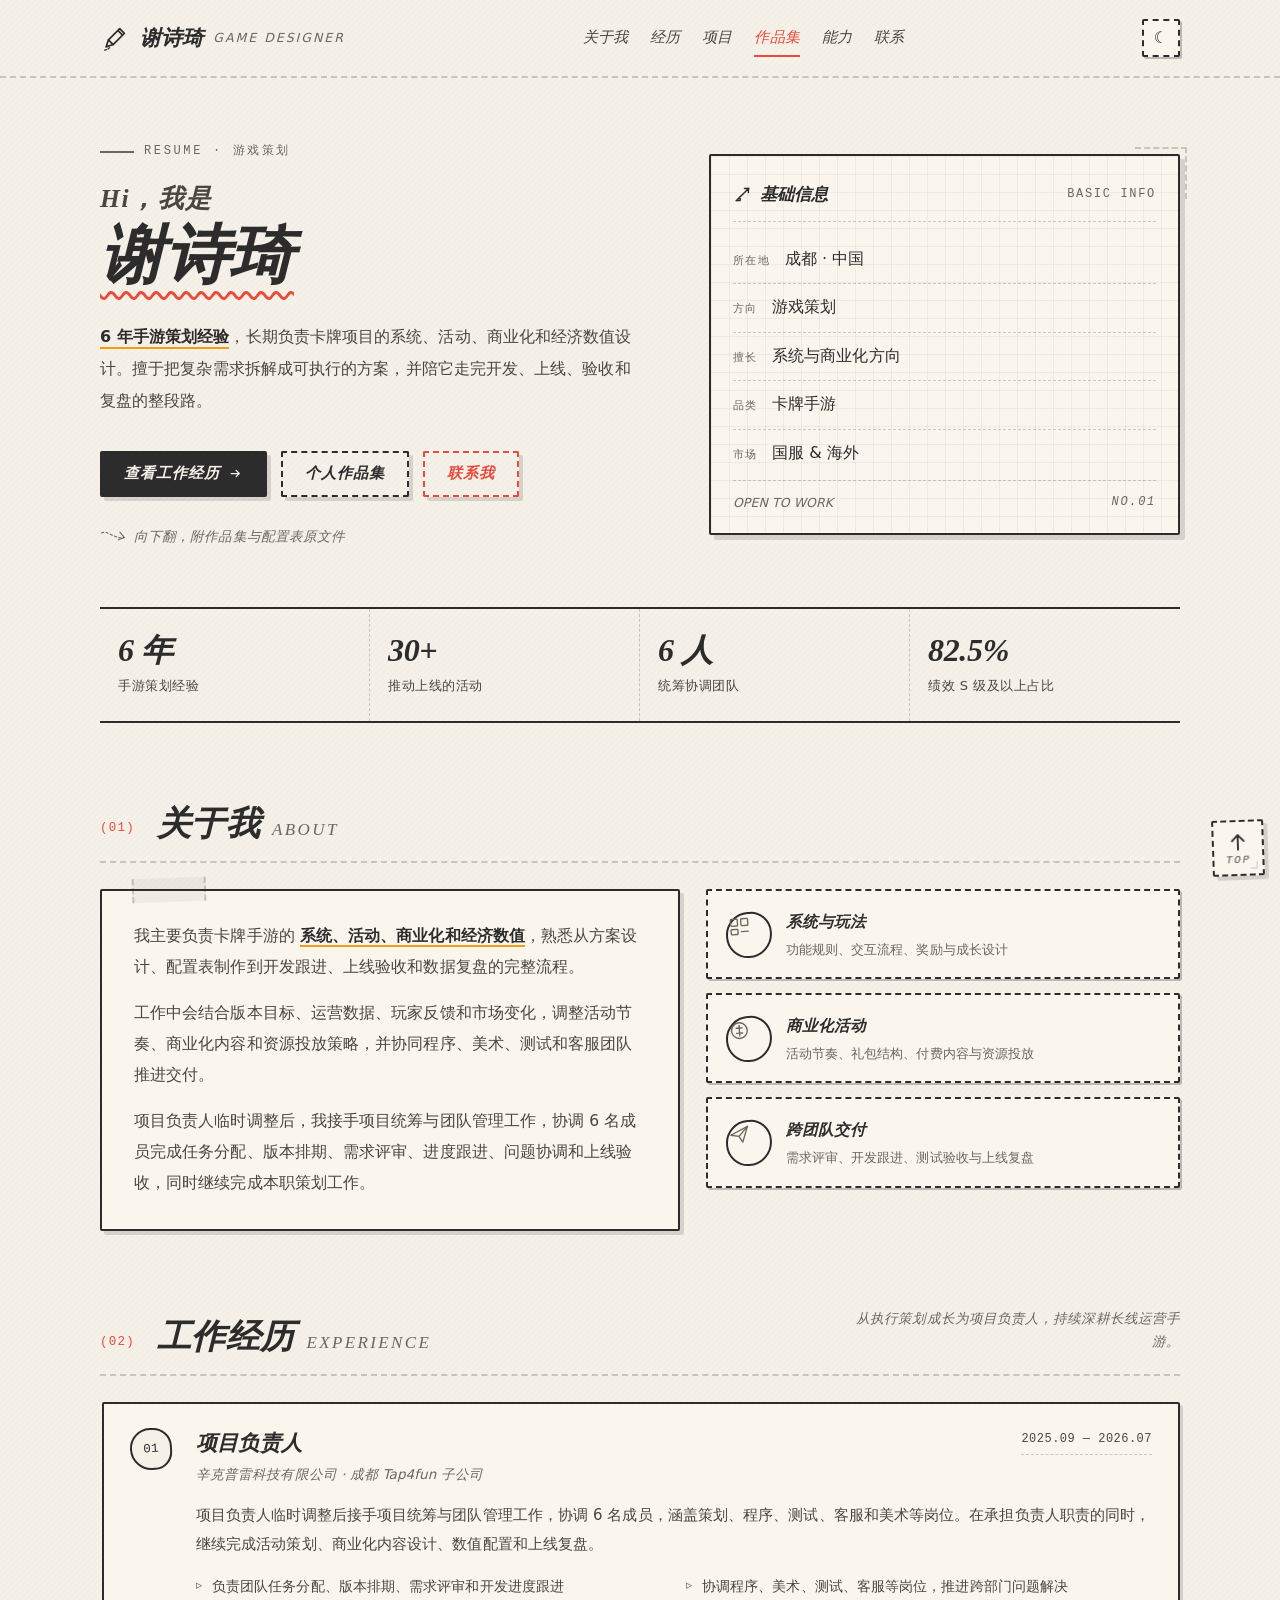
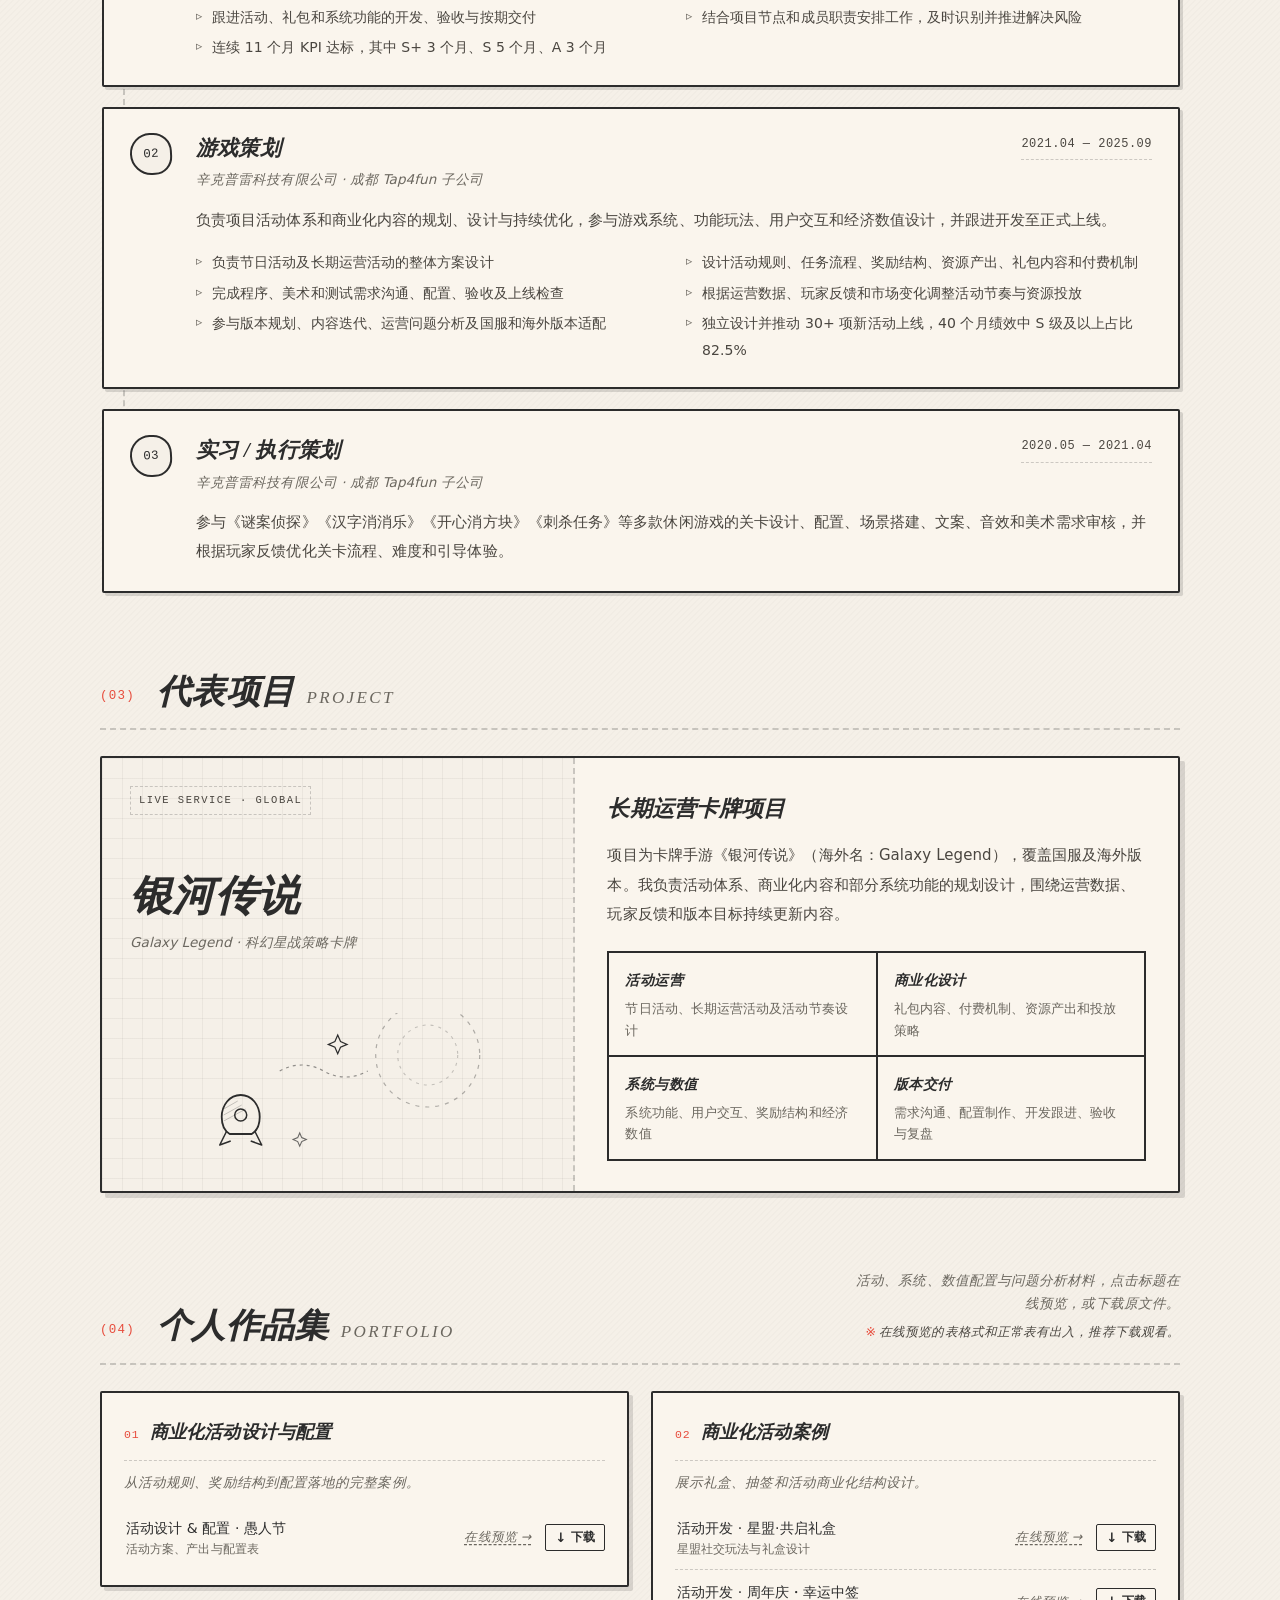
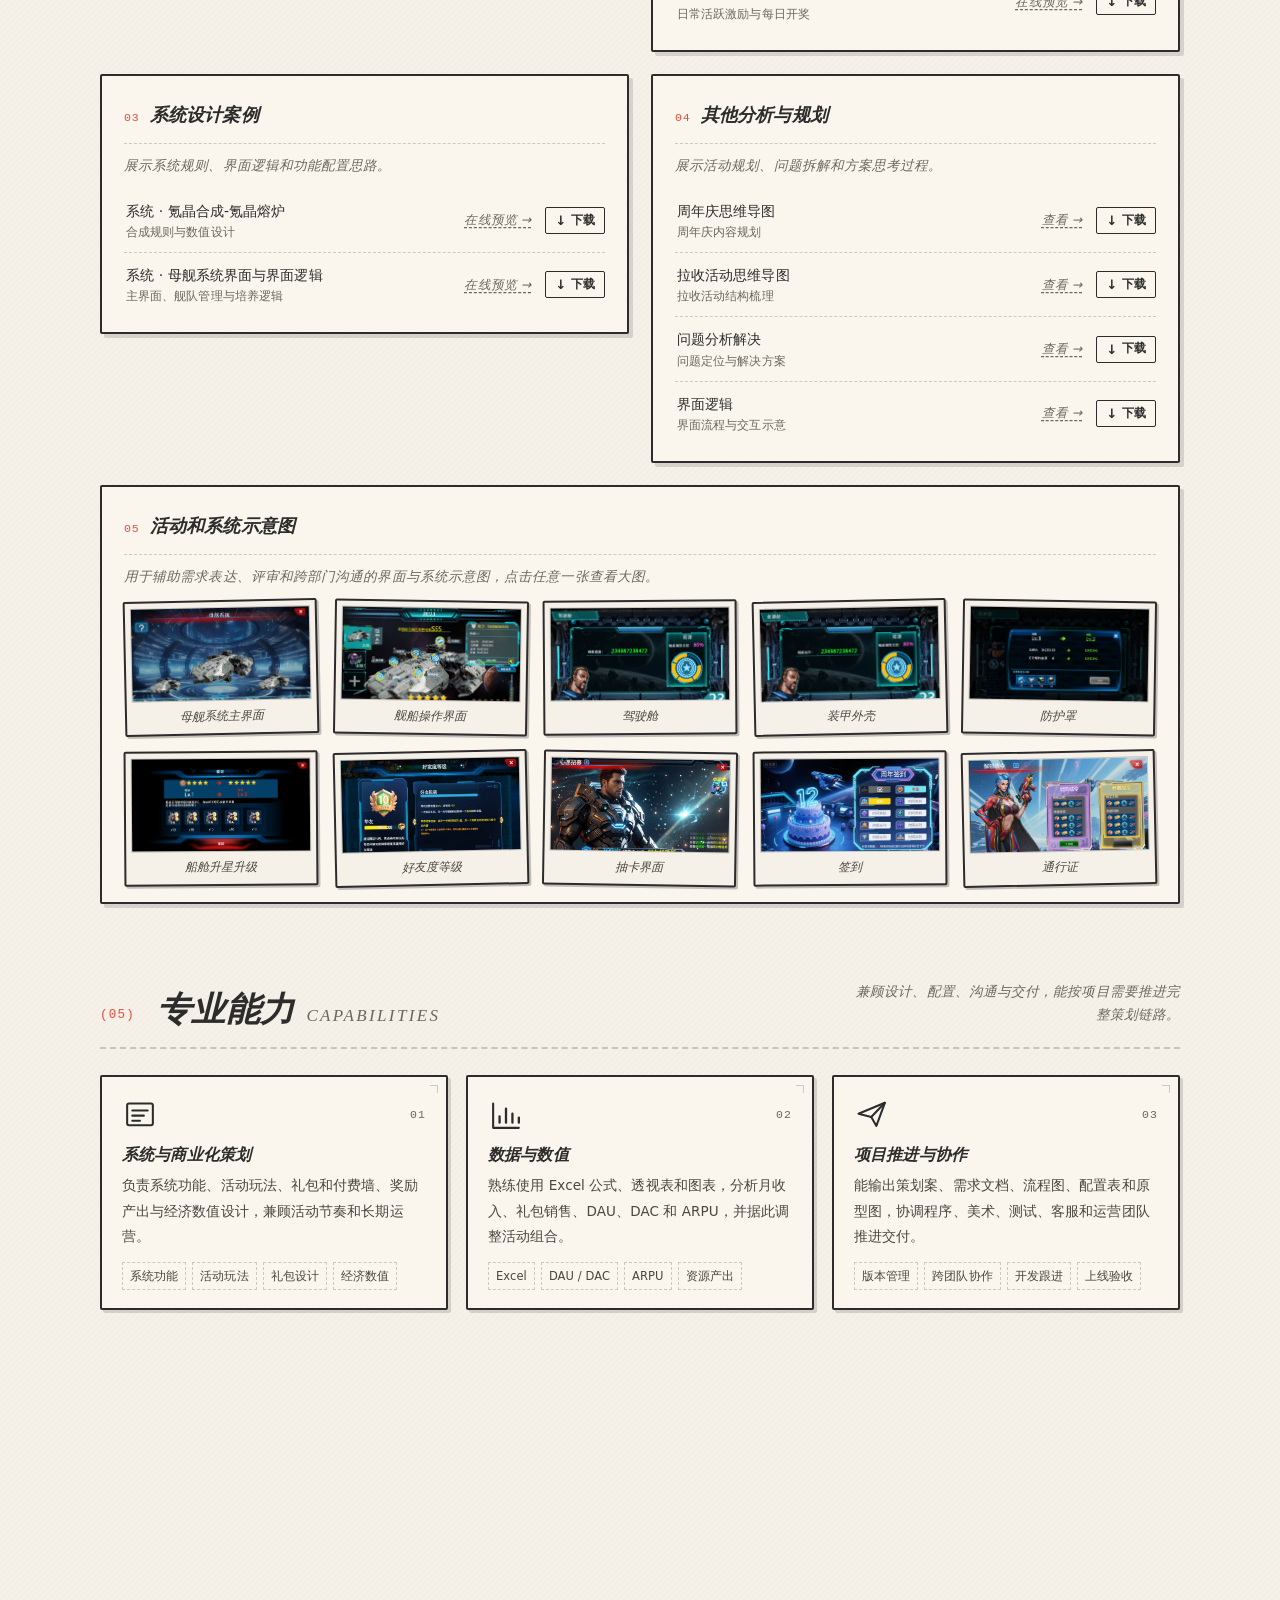
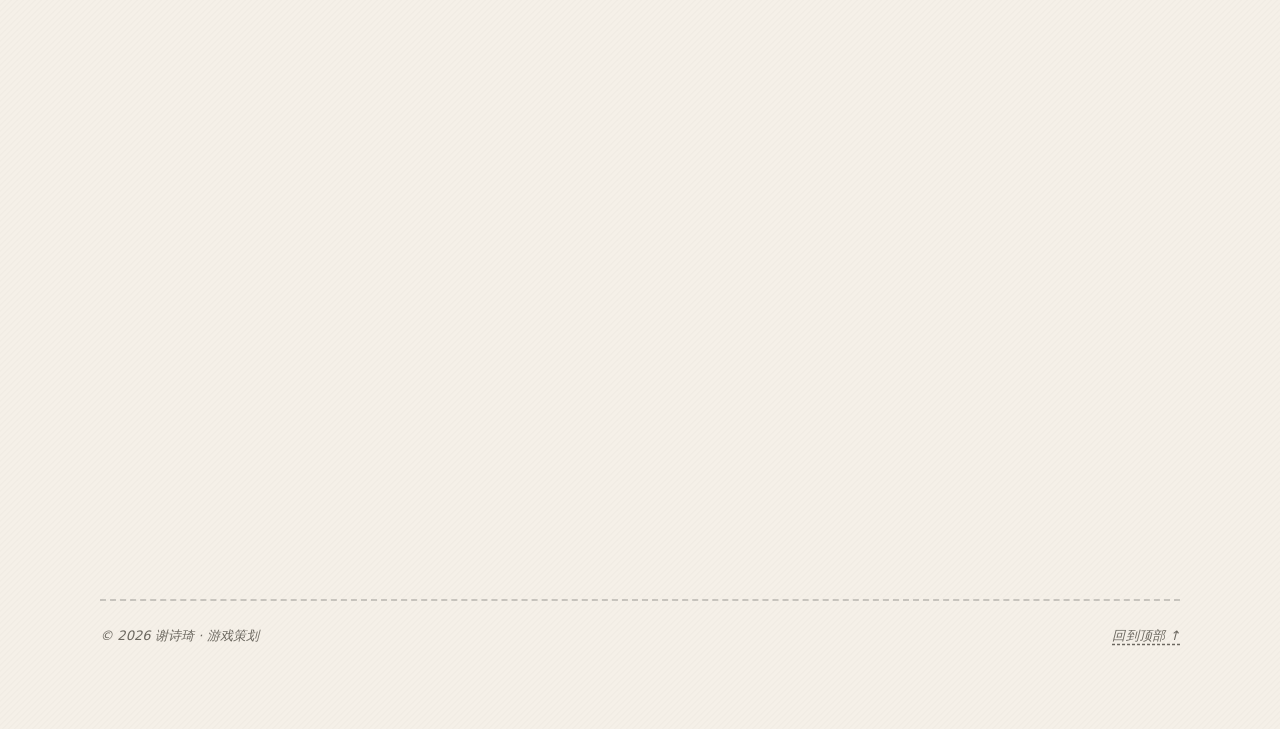
<file: index.html>
<!doctype html>
<html lang="zh-CN" data-theme="light">
<head>
<meta charset="utf-8">
<meta name="viewport" content="width=device-width, initial-scale=1">
<meta name="theme-color" content="#f5f0e8">
<meta name="description" content="谢诗琦，6年手游策划经验，专注系统设计、商业化活动与长期运营。">
<title>谢诗琦 · 游戏策划</title>
<link rel="icon" type="image/svg+xml" href="favicon.svg">
<link rel="apple-touch-icon" href="favicon.svg">
<link rel="stylesheet" href="style.css">
</head>
<body>
<script>document.documentElement.classList.add('js');</script>

<!-- 两侧留白处的装饰小游戏：左边火柴人弹弓，右边球形小动物俄罗斯方块 -->
<div class="bg-tetris" id="bg-tetris" aria-hidden="true">
  <canvas id="bt-left"></canvas>
  <canvas id="bt-right"></canvas>
</div>
<canvas class="bg-shot" id="bt-shot" aria-hidden="true"></canvas>

<div class="game-hud" id="game-hud">
  <div class="hud-row">
    <span class="hud-lbl">SCORE</span>
    <span class="hud-num" id="hud-score">0</span>
  </div>
  <div class="hud-row hud-row-ammo">
    <span class="hud-lbl">BULLET</span>
    <span class="hud-bullets" id="hud-bullets">1</span>
    <span class="hud-decay" id="hud-decay"></span>
  </div>
  <div class="hud-row hud-row-hist">
    <span class="hud-lbl">前5局</span>
    <span class="hud-hist" id="hud-hist"><i>暂无</i></span>
  </div>
  <div class="hud-btns">
    <button class="hud-btn" id="hud-pause" type="button" title="暂停 / 继续" aria-label="暂停或继续游戏">
      <svg id="hud-pause-ico" viewBox="0 0 12 12" aria-hidden="true" fill="none" stroke="currentColor" stroke-width="2" stroke-linecap="round">
        <path d="M4 2.5v7M8 2.5v7"/>
      </svg>
    </button>
    <button class="hud-btn" id="hud-reset" type="button" title="重置游戏" aria-label="重置游戏">
      <svg viewBox="0 0 12 12" aria-hidden="true" fill="none" stroke="currentColor" stroke-width="1.7" stroke-linecap="round" stroke-linejoin="round">
        <path d="M2.2 4.4A4.2 4.2 0 1 1 2 6.9"/><path d="M2.4 1.9v2.7h2.7"/>
      </svg>
    </button>
  </div>
  <div class="hud-keys" aria-label="游戏操作说明">
    <span class="kp"><b>← →</b>移动</span>
    <span class="kp"><b>↑</b>旋转</span>
    <span class="kp"><b>↓</b>快降</span>
    <span class="kp"><b>点击两侧</b>发射</span>
  </div>
  <p class="hud-rule">同级同色相撞合成·炸药球连爆<br>弹药球+1 弹道·10秒不开火-1</p>
</div>

<!-- 右侧留白底部的方块控制条：左移 / 旋转 / 右移 -->
<div class="game-pad" id="game-pad">
  <button class="pad-btn" id="pad-left" type="button" title="向左移动（←）" aria-label="方块向左移动">
    <svg viewBox="0 0 14 14" aria-hidden="true" fill="none" stroke="currentColor" stroke-width="1.8" stroke-linecap="round" stroke-linejoin="round">
      <path d="M9 2.6 4.2 7 9 11.4"/>
    </svg>
  </button>
  <button class="pad-btn wide" id="pad-rot" type="button" title="旋转方块（↑ / 空格）" aria-label="旋转方块">
    <svg viewBox="0 0 14 14" aria-hidden="true" fill="none" stroke="currentColor" stroke-width="1.7" stroke-linecap="round" stroke-linejoin="round">
      <path d="M11.4 6.2A4.8 4.8 0 1 0 11.6 9"/><path d="M12.6 2.6v3.8h-3.8"/>
    </svg>
  </button>
  <div class="pad-sep"></div>
  <button class="pad-btn" id="pad-right" type="button" title="向右移动（→）" aria-label="方块向右移动">
    <svg viewBox="0 0 14 14" aria-hidden="true" fill="none" stroke="currentColor" stroke-width="1.8" stroke-linecap="round" stroke-linejoin="round">
      <path d="M5 2.6 9.8 7 5 11.4"/>
    </svg>
  </button>
  <div class="pad-sep"></div>
  <button class="pad-btn" id="pad-down" type="button" title="快速下降：直落到底（↓ / S）" aria-label="方块快速下降到底">
    <svg viewBox="0 0 14 14" aria-hidden="true" fill="none" stroke="currentColor" stroke-width="1.8" stroke-linecap="round" stroke-linejoin="round">
      <path d="M2.6 5 7 9.8 11.4 5"/><path d="M1.6 12.2h10.8"/>
    </svg>
  </button>
</div>

<header class="topbar">
  <div class="topbar-in">
    <a class="logo" href="#top">
      <svg viewBox="0 0 32 32" fill="none" aria-hidden="true">
        <path d="M6.5 25.5 9 18l12-12 5 5-12 12-7.5 2.5z" stroke="currentColor" stroke-width="1.8" stroke-linejoin="round"/>
        <path d="M9 18l5 5M19.5 8.5l4 4" stroke="currentColor" stroke-width="1.8" stroke-linecap="round"/>
        <path d="M5 29c4-1 5-2 6-4" stroke="currentColor" stroke-width="1.4" stroke-linecap="round" stroke-dasharray="2 2"/>
      </svg>
      谢诗琦 <em>game designer</em>
    </a>
    <nav class="nav" aria-label="主导航">
      <a href="#about">关于我</a>
      <a href="#experience">经历</a>
      <a href="#project">项目</a>
      <a href="#portfolio">作品集</a>
      <a href="#skills">能力</a>
      <a href="#contact">联系</a>
    </nav>
    <button class="icon-btn" id="theme-toggle" type="button" aria-label="切换深色模式" title="切换深色模式">☾</button>
  </div>
</header>

<main class="wrap" id="top">

  <!-- ==================== 首屏 ==================== -->
  <section class="hero">
    <div class="hero-main">
      <p class="eyebrow">Resume · 游戏策划</p>
      <h1><span class="hi">Hi，我是</span><span class="name">谢诗琦</span></h1>
      <p class="lede"><b>6 年手游策划经验</b>，长期负责卡牌项目的系统、活动、商业化和经济数值设计。擅于把复杂需求拆解成可执行的方案，并陪它走完开发、上线、验收和复盘的整段路。</p>
      <div class="actions">
        <a class="btn solid" href="#experience">
          查看工作经历
          <svg viewBox="0 0 24 24" fill="none" aria-hidden="true"><path d="M5 12h13M13 7l5 5-5 5" stroke="currentColor" stroke-width="2" stroke-linecap="round" stroke-linejoin="round"/></svg>
        </a>
        <a class="btn" href="#portfolio">个人作品集</a>
        <button class="btn accent" type="button" id="open-contact">联系我</button>
      </div>
      <p class="hero-note">
        <svg viewBox="0 0 34 20" fill="none" aria-hidden="true"><path d="M2 6c8-4 16 8 30 6" stroke="currentColor" stroke-width="1.4" stroke-linecap="round" stroke-dasharray="3 3"/><path d="M26 5l6 7-8 3" stroke="currentColor" stroke-width="1.4" stroke-linecap="round" stroke-linejoin="round"/></svg>
        向下翻，附作品集与配置表原文件
      </p>
    </div>

    <aside class="facts rv" aria-label="基础信息">
      <div class="facts-head">
        <span class="t">
          <svg viewBox="0 0 24 24" fill="none" aria-hidden="true"><path d="M4 20 20 4M14.5 4.5h5v5M4 19.5h5v-5" stroke="currentColor" stroke-width="1.8" stroke-linecap="round" stroke-linejoin="round"/><circle cx="19" cy="5" r="1.4" fill="currentColor"/></svg>
          基础信息
        </span>
        <span class="meta">basic info</span>
      </div>
      <ul class="facts-list">
        <li><span class="k">所在地</span><span class="v">成都 · 中国</span></li>
        <li><span class="k">方向</span><span class="v">游戏策划</span></li>
        <li><span class="k">擅长</span><span class="v">系统与商业化方向</span></li>
        <li><span class="k">品类</span><span class="v">卡牌手游</span></li>
        <li><span class="k">市场</span><span class="v">国服 &amp; 海外</span></li>
      </ul>
      <div class="facts-foot">
        <span>OPEN TO WORK</span>
        <span class="meta">no.01</span>
      </div>
    </aside>
  </section>

  <!-- ==================== 数据 ==================== -->
  <section class="tally rv" aria-label="职业数据">
    <div><strong class="tally-num">6 年</strong><span class="tally-cap">手游策划经验</span></div>
    <div><strong class="tally-num">30+</strong><span class="tally-cap">推动上线的活动</span></div>
    <div><strong class="tally-num">6 人</strong><span class="tally-cap">统筹协调团队</span></div>
    <div><strong class="tally-num">82.5%</strong><span class="tally-cap">绩效 S 级及以上占比</span></div>
  </section>

  <!-- ==================== 关于 ==================== -->
  <section class="sec" id="about">
    <div class="sec-head rv">
      <span class="sec-idx">(01)</span>
      <h2>关于我<em>about</em></h2>
    </div>
    <div class="about-grid">
      <div class="card prose rv" style="--d:60ms">
        <span class="pin" aria-hidden="true"></span>
        <p>我主要负责卡牌手游的 <b>系统、活动、商业化和经济数值</b>，熟悉从方案设计、配置表制作到开发跟进、上线验收和数据复盘的完整流程。</p>
        <p>工作中会结合版本目标、运营数据、玩家反馈和市场变化，调整活动节奏、商业化内容和资源投放策略，并协同程序、美术、测试和客服团队推进交付。</p>
        <p>项目负责人临时调整后，我接手项目统筹与团队管理工作，协调 6 名成员完成任务分配、版本排期、需求评审、进度跟进、问题协调和上线验收，同时继续完成本职策划工作。</p>
      </div>
      <div class="focus">
        <div class="focus-item rv" style="--d:120ms">
          <span class="focus-ico" aria-hidden="true">
            <svg viewBox="0 0 28 28" fill="none"><rect x="4" y="5" width="8" height="8" rx="1" stroke="currentColor" stroke-width="1.6"/><rect x="16" y="5" width="8" height="8" rx="1" stroke="currentColor" stroke-width="1.6"/><rect x="4" y="17" width="8" height="6" rx="1" stroke="currentColor" stroke-width="1.6"/><path d="M16 20h8" stroke="currentColor" stroke-width="1.6" stroke-linecap="round"/></svg>
          </span>
          <div><strong>系统与玩法</strong><span>功能规则、交互流程、奖励与成长设计</span></div>
        </div>
        <div class="focus-item rv" style="--d:180ms">
          <span class="focus-ico" aria-hidden="true">
            <svg viewBox="0 0 28 28" fill="none"><circle cx="14" cy="14" r="9.2" stroke="currentColor" stroke-width="1.6"/><path d="M14 8v12M10.5 11h7M10.5 17h7" stroke="currentColor" stroke-width="1.6" stroke-linecap="round"/></svg>
          </span>
          <div><strong>商业化活动</strong><span>活动节奏、礼包结构、付费内容与资源投放</span></div>
        </div>
        <div class="focus-item rv" style="--d:240ms">
          <span class="focus-ico" aria-hidden="true">
            <svg viewBox="0 0 28 28" fill="none"><path d="M4 14 24 5l-6.6 18-4-7z" stroke="currentColor" stroke-width="1.6" stroke-linejoin="round"/><path d="M24 5 13.5 16" stroke="currentColor" stroke-width="1.6" stroke-linecap="round"/></svg>
          </span>
          <div><strong>跨团队交付</strong><span>需求评审、开发跟进、测试验收与上线复盘</span></div>
        </div>
      </div>
    </div>
  </section>

  <!-- ==================== 经历 ==================== -->
  <section class="sec" id="experience">
    <div class="sec-head rv">
      <span class="sec-idx">(02)</span>
      <h2>工作经历<em>experience</em></h2>
      <p class="sec-note">从执行策划成长为项目负责人，持续深耕长线运营手游。</p>
    </div>
    <div class="timeline">
      <article class="job rv">
        <span class="job-node" aria-hidden="true">01</span>
        <div>
          <div class="job-head">
            <div>
              <h3>项目负责人</h3>
              <span class="org">辛克普雷科技有限公司 · 成都 Tap4fun 子公司</span>
            </div>
            <time>2025.09 — 2026.07</time>
          </div>
          <p class="desc">项目负责人临时调整后接手项目统筹与团队管理工作，协调 6 名成员，涵盖策划、程序、测试、客服和美术等岗位。在承担负责人职责的同时，继续完成活动策划、商业化内容设计、数值配置和上线复盘。</p>
          <ul>
            <li>负责团队任务分配、版本排期、需求评审和开发进度跟进</li>
            <li>协调程序、美术、测试、客服等岗位，推进跨部门问题解决</li>
            <li>跟进活动、礼包和系统功能的开发、验收与按期交付</li>
            <li>结合项目节点和成员职责安排工作，及时识别并推进解决风险</li>
            <li>连续 11 个月 KPI 达标，其中 S+ 3 个月、S 5 个月、A 3 个月</li>
          </ul>
        </div>
      </article>
      <article class="job rv">
        <span class="job-node" aria-hidden="true">02</span>
        <div>
          <div class="job-head">
            <div>
              <h3>游戏策划</h3>
              <span class="org">辛克普雷科技有限公司 · 成都 Tap4fun 子公司</span>
            </div>
            <time>2021.04 — 2025.09</time>
          </div>
          <p class="desc">负责项目活动体系和商业化内容的规划、设计与持续优化，参与游戏系统、功能玩法、用户交互和经济数值设计，并跟进开发至正式上线。</p>
          <ul>
            <li>负责节日活动及长期运营活动的整体方案设计</li>
            <li>设计活动规则、任务流程、奖励结构、资源产出、礼包内容和付费机制</li>
            <li>完成程序、美术和测试需求沟通、配置、验收及上线检查</li>
            <li>根据运营数据、玩家反馈和市场变化调整活动节奏与资源投放</li>
            <li>参与版本规划、内容迭代、运营问题分析及国服和海外版本适配</li>
            <li>独立设计并推动 30+ 项新活动上线，40 个月绩效中 S 级及以上占比 82.5%</li>
          </ul>
        </div>
      </article>
      <article class="job rv">
        <span class="job-node" aria-hidden="true">03</span>
        <div>
          <div class="job-head">
            <div>
              <h3>实习 / 执行策划</h3>
              <span class="org">辛克普雷科技有限公司 · 成都 Tap4fun 子公司</span>
            </div>
            <time>2020.05 — 2021.04</time>
          </div>
          <p class="desc">参与《谜案侦探》《汉字消消乐》《开心消方块》《刺杀任务》等多款休闲游戏的关卡设计、配置、场景搭建、文案、音效和美术需求审核，并根据玩家反馈优化关卡流程、难度和引导体验。</p>
        </div>
      </article>
    </div>
  </section>

  <!-- ==================== 项目 ==================== -->
  <section class="sec" id="project">
    <div class="sec-head rv">
      <span class="sec-idx">(03)</span>
      <h2>代表项目<em>project</em></h2>
    </div>
    <article class="project rv">
      <div class="project-cover">
        <span class="badge">live service · global</span>
        <div>
          <h3>银河传说</h3>
          <p class="sub">Galaxy Legend · 科幻星战策略卡牌</p>
        </div>
        <div class="cover-art">
          <svg viewBox="0 0 300 150" fill="none" aria-hidden="true">
            <circle cx="240" cy="42" r="52" stroke="currentColor" stroke-width="1.2" stroke-dasharray="4 6" opacity=".35"/>
            <circle cx="240" cy="42" r="30" stroke="currentColor" stroke-width="1.1" stroke-dasharray="3 5" opacity=".25"/>
            <g stroke="currentColor" stroke-width="1.8" stroke-linejoin="round">
              <path d="M34 104c0-12 8-22 19-22s19 10 19 22c0 8-3 14-8 17H42c-5-3-8-9-8-17z"/>
              <circle cx="53" cy="102" r="6" stroke-width="1.5"/>
              <path d="M39 118l-7 14 11-4M67 118l7 14-11-4" stroke-width="1.5"/>
            </g>
            <g stroke="currentColor" stroke-width="1" opacity=".25">
              <path d="M36 96l14-8M36 102l18-10M36 108l22-12"/>
            </g>
            <path d="M92 58c14-8 30-8 44 0s30 8 44 0" stroke="currentColor" stroke-width="1.2" stroke-dasharray="3 4" opacity=".5"/>
            <path d="M150 22l2.8 6.6 6.6 2.8-6.6 2.8-2.8 6.6-2.8-6.6-6.6-2.8 6.6-2.8z" stroke="currentColor" stroke-width="1.2"/>
            <path d="M112 120l2 4.6 4.6 2-4.6 2-2 4.6-2-4.6-4.6-2 4.6-2z" stroke="currentColor" stroke-width="1.1" opacity=".7"/>
            <text x="286" y="140" text-anchor="end" font-size="9" opacity=".5">fig.02</text>
          </svg>
        </div>
      </div>
      <div class="project-body">
        <h4>长期运营卡牌项目</h4>
        <p>项目为卡牌手游《银河传说》（海外名：Galaxy Legend），覆盖国服及海外版本。我负责活动体系、商业化内容和部分系统功能的规划设计，围绕运营数据、玩家反馈和版本目标持续更新内容。</p>
        <div class="points">
          <div><b>活动运营</b><span>节日活动、长期运营活动及活动节奏设计</span></div>
          <div><b>商业化设计</b><span>礼包内容、付费机制、资源产出和投放策略</span></div>
          <div><b>系统与数值</b><span>系统功能、用户交互、奖励结构和经济数值</span></div>
          <div><b>版本交付</b><span>需求沟通、配置制作、开发跟进、验收与复盘</span></div>
        </div>
      </div>
    </article>
  </section>

  <!-- ==================== 作品集 ==================== -->
  <section class="sec" id="portfolio">
    <div class="sec-head rv">
      <span class="sec-idx">(04)</span>
      <h2>个人作品集<em>portfolio</em></h2>
      <p class="sec-note">活动、系统、数值配置与问题分析材料，点击标题在线预览，或下载原文件。<span class="sec-note-tip"><em>※</em>在线预览的表格式和正常表有出入，推荐下载观看。</span></p>
    </div>
    <div class="folio">
      <article class="card folio-group tilt-l rv">
        <div class="fg-head"><span class="n">01</span><h3>商业化活动设计与配置</h3></div>
        <p class="fg-desc">从活动规则、奖励结构到配置落地的完整案例。</p>
        <ul class="rows">
          <li class="row">
            <a class="row-main" href="%E9%A2%84%E8%A7%88/%E6%B4%BB%E5%8A%A8%E8%AE%BE%E8%AE%A1-%E9%85%8D%E7%BD%AE-%E6%84%9A%E4%BA%BA%E8%8A%82.xlsx.html" target="_blank" rel="noopener">
              <span><b>活动设计 &amp; 配置 · 愚人节</b><small>活动方案、产出与配置表</small></span>
              <span class="row-go">在线预览 →</span>
            </a>
            <a class="row-dl" href="%E4%B8%AA%E4%BA%BA%E4%BD%9C%E5%93%81%E9%9B%86/%E6%B4%BB%E5%8A%A8%E8%AE%BE%E8%AE%A1%26%E9%85%8D%E7%BD%AE-%E6%84%9A%E4%BA%BA%E8%8A%82.xlsx" download="活动设计&配置-愚人节.xlsx" data-dl="活动设计&配置-愚人节.xlsx" title="下载原文件 · 活动设计&配置-愚人节.xlsx" aria-label="下载 活动设计配置愚人节 原文件"><span class="dl-ico" aria-hidden="true">↓</span><span class="dl-txt">下载</span></a>
          </li>
        </ul>
      </article>

      <article class="card folio-group tilt-r rv" style="--d:60ms">
        <div class="fg-head"><span class="n">02</span><h3>商业化活动案例</h3></div>
        <p class="fg-desc">展示礼盒、抽签和活动商业化结构设计。</p>
        <ul class="rows">
          <li class="row">
            <a class="row-main" href="%E9%A2%84%E8%A7%88/%E6%B4%BB%E5%8A%A8%E5%BC%80%E5%8F%91-%E6%98%9F%E7%9B%9F-%E5%85%B1%E5%90%AF%E7%A4%BC%E7%9B%92.xlsx.html" target="_blank" rel="noopener">
              <span><b>活动开发 · 星盟·共启礼盒</b><small>星盟社交玩法与礼盒设计</small></span>
              <span class="row-go">在线预览 →</span>
            </a>
            <a class="row-dl" href="%E4%B8%AA%E4%BA%BA%E4%BD%9C%E5%93%81%E9%9B%86/%E6%B4%BB%E5%8A%A8%E5%BC%80%E5%8F%91-%E6%98%9F%E7%9B%9F%C2%B7%E5%85%B1%E5%90%AF%E7%A4%BC%E7%9B%92.xlsx" download="活动开发-星盟·共启礼盒.xlsx" data-dl="活动开发-星盟·共启礼盒.xlsx" title="下载原文件 · 活动开发-星盟·共启礼盒.xlsx" aria-label="下载 星盟共启礼盒 原文件"><span class="dl-ico" aria-hidden="true">↓</span><span class="dl-txt">下载</span></a>
          </li>
          <li class="row">
            <a class="row-main" href="%E9%A2%84%E8%A7%88/%E6%B4%BB%E5%8A%A8%E5%BC%80%E5%8F%91-%E5%91%A8%E5%B9%B4%E5%BA%86-%E5%B9%B8%E8%BF%90%E4%B8%AD%E7%AD%BE.xlsx.html" target="_blank" rel="noopener">
              <span><b>活动开发 · 周年庆・幸运中签</b><small>日常活跃激励与每日开奖</small></span>
              <span class="row-go">在线预览 →</span>
            </a>
            <a class="row-dl" href="%E4%B8%AA%E4%BA%BA%E4%BD%9C%E5%93%81%E9%9B%86/%E6%B4%BB%E5%8A%A8%E5%BC%80%E5%8F%91-%E5%91%A8%E5%B9%B4%E5%BA%86%E3%83%BB%E5%B9%B8%E8%BF%90%E4%B8%AD%E7%AD%BE.xlsx" download="活动开发-周年庆・幸运中签.xlsx" data-dl="活动开发-周年庆・幸运中签.xlsx" title="下载原文件 · 活动开发-周年庆・幸运中签.xlsx" aria-label="下载 周年庆幸运中签 原文件"><span class="dl-ico" aria-hidden="true">↓</span><span class="dl-txt">下载</span></a>
          </li>
        </ul>
      </article>

      <article class="card folio-group tilt-r rv">
        <div class="fg-head"><span class="n">03</span><h3>系统设计案例</h3></div>
        <p class="fg-desc">展示系统规则、界面逻辑和功能配置思路。</p>
        <ul class="rows">
          <li class="row">
            <a class="row-main" href="%E9%A2%84%E8%A7%88/%E7%B3%BB%E7%BB%9F-%E6%B0%AA%E6%99%B6%E5%90%88%E6%88%90-%E6%B0%AA%E6%99%B6%E7%86%94%E7%82%89.xlsx.html" target="_blank" rel="noopener">
              <span><b>系统 · 氪晶合成-氪晶熔炉</b><small>合成规则与数值设计</small></span>
              <span class="row-go">在线预览 →</span>
            </a>
            <a class="row-dl" href="%E4%B8%AA%E4%BA%BA%E4%BD%9C%E5%93%81%E9%9B%86/%E7%B3%BB%E7%BB%9F-%E6%B0%AA%E6%99%B6%E5%90%88%E6%88%90-%E6%B0%AA%E6%99%B6%E7%86%94%E7%82%89.xlsx" download="系统-氪晶合成-氪晶熔炉.xlsx" data-dl="系统-氪晶合成-氪晶熔炉.xlsx" title="下载原文件 · 系统-氪晶合成-氪晶熔炉.xlsx" aria-label="下载 氪晶合成 原文件"><span class="dl-ico" aria-hidden="true">↓</span><span class="dl-txt">下载</span></a>
          </li>
          <li class="row">
            <a class="row-main" href="%E9%A2%84%E8%A7%88/%E7%B3%BB%E7%BB%9F-%E6%AF%8D%E8%88%B0%E7%B3%BB%E7%BB%9F%E7%95%8C%E9%9D%A2%E4%B8%8E%E7%95%8C%E9%9D%A2%E9%80%BB%E8%BE%91.xlsx.html" target="_blank" rel="noopener">
              <span><b>系统 · 母舰系统界面与界面逻辑</b><small>主界面、舰队管理与培养逻辑</small></span>
              <span class="row-go">在线预览 →</span>
            </a>
            <a class="row-dl" href="%E4%B8%AA%E4%BA%BA%E4%BD%9C%E5%93%81%E9%9B%86/%E7%B3%BB%E7%BB%9F-%E6%AF%8D%E8%88%B0%E7%B3%BB%E7%BB%9F%E7%95%8C%E9%9D%A2%E4%B8%8E%E7%95%8C%E9%9D%A2%E9%80%BB%E8%BE%91.xlsx" download="系统-母舰系统界面与界面逻辑.xlsx" data-dl="系统-母舰系统界面与界面逻辑.xlsx" title="下载原文件 · 系统-母舰系统界面与界面逻辑.xlsx" aria-label="下载 母舰系统 原文件"><span class="dl-ico" aria-hidden="true">↓</span><span class="dl-txt">下载</span></a>
          </li>
        </ul>
      </article>

      <article class="card folio-group tilt-l rv" style="--d:60ms">
        <div class="fg-head"><span class="n">04</span><h3>其他分析与规划</h3></div>
        <p class="fg-desc">展示活动规划、问题拆解和方案思考过程。</p>
        <ul class="rows">
          <li class="row">
            <a class="row-main" href="%E4%B8%AA%E4%BA%BA%E4%BD%9C%E5%93%81%E9%9B%86/%E5%91%A8%E5%B9%B4%E5%BA%86%E6%80%9D%E7%BB%B4%E5%AF%BC%E5%9B%BE.png" target="_blank" rel="noopener">
              <span><b>周年庆思维导图</b><small>周年庆内容规划</small></span>
              <span class="row-go">查看 →</span>
            </a>
            <a class="row-dl" href="%E4%B8%AA%E4%BA%BA%E4%BD%9C%E5%93%81%E9%9B%86/%E5%91%A8%E5%B9%B4%E5%BA%86%E6%80%9D%E7%BB%B4%E5%AF%BC%E5%9B%BE.png" download="周年庆思维导图.png" data-dl="周年庆思维导图.png" title="下载原文件 · 周年庆思维导图.png" aria-label="下载 周年庆思维导图"><span class="dl-ico" aria-hidden="true">↓</span><span class="dl-txt">下载</span></a>
          </li>
          <li class="row">
            <a class="row-main" href="%E4%B8%AA%E4%BA%BA%E4%BD%9C%E5%93%81%E9%9B%86/%E6%8B%89%E6%94%B6%E6%B4%BB%E5%8A%A8%E6%80%9D%E7%BB%B4%E5%AF%BC%E5%9B%BE.png" target="_blank" rel="noopener">
              <span><b>拉收活动思维导图</b><small>拉收活动结构梳理</small></span>
              <span class="row-go">查看 →</span>
            </a>
            <a class="row-dl" href="%E4%B8%AA%E4%BA%BA%E4%BD%9C%E5%93%81%E9%9B%86/%E6%8B%89%E6%94%B6%E6%B4%BB%E5%8A%A8%E6%80%9D%E7%BB%B4%E5%AF%BC%E5%9B%BE.png" download="拉收活动思维导图.png" data-dl="拉收活动思维导图.png" title="下载原文件 · 拉收活动思维导图.png" aria-label="下载 拉收活动思维导图"><span class="dl-ico" aria-hidden="true">↓</span><span class="dl-txt">下载</span></a>
          </li>
          <li class="row">
            <a class="row-main" href="%E4%B8%AA%E4%BA%BA%E4%BD%9C%E5%93%81%E9%9B%86/%E9%97%AE%E9%A2%98%E5%88%86%E6%9E%90%E8%A7%A3%E5%86%B3.png" target="_blank" rel="noopener">
              <span><b>问题分析解决</b><small>问题定位与解决方案</small></span>
              <span class="row-go">查看 →</span>
            </a>
            <a class="row-dl" href="%E4%B8%AA%E4%BA%BA%E4%BD%9C%E5%93%81%E9%9B%86/%E9%97%AE%E9%A2%98%E5%88%86%E6%9E%90%E8%A7%A3%E5%86%B3.png" download="问题分析解决.png" data-dl="问题分析解决.png" title="下载原文件 · 问题分析解决.png" aria-label="下载 问题分析解决"><span class="dl-ico" aria-hidden="true">↓</span><span class="dl-txt">下载</span></a>
          </li>
          <li class="row">
            <a class="row-main" href="%E4%B8%AA%E4%BA%BA%E4%BD%9C%E5%93%81%E9%9B%86/%E7%95%8C%E9%9D%A2%E9%80%BB%E8%BE%91.jpg" target="_blank" rel="noopener">
              <span><b>界面逻辑</b><small>界面流程与交互示意</small></span>
              <span class="row-go">查看 →</span>
            </a>
            <a class="row-dl" href="%E4%B8%AA%E4%BA%BA%E4%BD%9C%E5%93%81%E9%9B%86/%E7%95%8C%E9%9D%A2%E9%80%BB%E8%BE%91.jpg" download="界面逻辑.jpg" data-dl="界面逻辑.jpg" title="下载原文件 · 界面逻辑.jpg" aria-label="下载 界面逻辑"><span class="dl-ico" aria-hidden="true">↓</span><span class="dl-txt">下载</span></a>
          </li>
        </ul>
      </article>

      <article class="card folio-group wide rv">
        <div class="fg-head"><span class="n">05</span><h3>活动和系统示意图</h3></div>
        <p class="fg-desc">用于辅助需求表达、评审和跨部门沟通的界面与系统示意图，点击任意一张查看大图。</p>
        <div class="shots">
          <a class="shot" href="%E4%B8%AA%E4%BA%BA%E4%BD%9C%E5%93%81%E9%9B%86/%E6%B4%BB%E5%8A%A8%E5%92%8C%E7%B3%BB%E7%BB%9F%E7%A4%BA%E6%84%8F%E5%9B%BE/%E6%AF%8D%E8%88%B0%E7%B3%BB%E7%BB%9F%E4%B8%BB%E7%95%8C%E9%9D%A2.png" target="_blank" rel="noopener">
            <img src="%E4%B8%AA%E4%BA%BA%E4%BD%9C%E5%93%81%E9%9B%86/%E6%B4%BB%E5%8A%A8%E5%92%8C%E7%B3%BB%E7%BB%9F%E7%A4%BA%E6%84%8F%E5%9B%BE/%E6%AF%8D%E8%88%B0%E7%B3%BB%E7%BB%9F%E4%B8%BB%E7%95%8C%E9%9D%A2.png" alt="母舰系统主界面示意图" loading="lazy">
            <span>母舰系统主界面</span>
          </a>
          <a class="shot" href="%E4%B8%AA%E4%BA%BA%E4%BD%9C%E5%93%81%E9%9B%86/%E6%B4%BB%E5%8A%A8%E5%92%8C%E7%B3%BB%E7%BB%9F%E7%A4%BA%E6%84%8F%E5%9B%BE/%E8%88%B0%E8%88%B9%E6%93%8D%E4%BD%9C%E7%95%8C%E9%9D%A2.png" target="_blank" rel="noopener">
            <img src="%E4%B8%AA%E4%BA%BA%E4%BD%9C%E5%93%81%E9%9B%86/%E6%B4%BB%E5%8A%A8%E5%92%8C%E7%B3%BB%E7%BB%9F%E7%A4%BA%E6%84%8F%E5%9B%BE/%E8%88%B0%E8%88%B9%E6%93%8D%E4%BD%9C%E7%95%8C%E9%9D%A2.png" alt="舰船操作界面示意图" loading="lazy">
            <span>舰船操作界面</span>
          </a>
          <a class="shot" href="%E4%B8%AA%E4%BA%BA%E4%BD%9C%E5%93%81%E9%9B%86/%E6%B4%BB%E5%8A%A8%E5%92%8C%E7%B3%BB%E7%BB%9F%E7%A4%BA%E6%84%8F%E5%9B%BE/%E9%A9%BE%E9%A9%B6%E8%88%B1.png" target="_blank" rel="noopener">
            <img src="%E4%B8%AA%E4%BA%BA%E4%BD%9C%E5%93%81%E9%9B%86/%E6%B4%BB%E5%8A%A8%E5%92%8C%E7%B3%BB%E7%BB%9F%E7%A4%BA%E6%84%8F%E5%9B%BE/%E9%A9%BE%E9%A9%B6%E8%88%B1.png" alt="驾驶舱界面示意图" loading="lazy">
            <span>驾驶舱</span>
          </a>
          <a class="shot" href="%E4%B8%AA%E4%BA%BA%E4%BD%9C%E5%93%81%E9%9B%86/%E6%B4%BB%E5%8A%A8%E5%92%8C%E7%B3%BB%E7%BB%9F%E7%A4%BA%E6%84%8F%E5%9B%BE/%E8%A3%85%E7%94%B2%E5%A4%96%E5%A3%B3.png" target="_blank" rel="noopener">
            <img src="%E4%B8%AA%E4%BA%BA%E4%BD%9C%E5%93%81%E9%9B%86/%E6%B4%BB%E5%8A%A8%E5%92%8C%E7%B3%BB%E7%BB%9F%E7%A4%BA%E6%84%8F%E5%9B%BE/%E8%A3%85%E7%94%B2%E5%A4%96%E5%A3%B3.png" alt="装甲外壳界面示意图" loading="lazy">
            <span>装甲外壳</span>
          </a>
          <a class="shot" href="%E4%B8%AA%E4%BA%BA%E4%BD%9C%E5%93%81%E9%9B%86/%E6%B4%BB%E5%8A%A8%E5%92%8C%E7%B3%BB%E7%BB%9F%E7%A4%BA%E6%84%8F%E5%9B%BE/%E9%98%B2%E6%8A%A4%E7%BD%A9.png" target="_blank" rel="noopener">
            <img src="%E4%B8%AA%E4%BA%BA%E4%BD%9C%E5%93%81%E9%9B%86/%E6%B4%BB%E5%8A%A8%E5%92%8C%E7%B3%BB%E7%BB%9F%E7%A4%BA%E6%84%8F%E5%9B%BE/%E9%98%B2%E6%8A%A4%E7%BD%A9.png" alt="防护罩界面示意图" loading="lazy">
            <span>防护罩</span>
          </a>
          <a class="shot" href="%E4%B8%AA%E4%BA%BA%E4%BD%9C%E5%93%81%E9%9B%86/%E6%B4%BB%E5%8A%A8%E5%92%8C%E7%B3%BB%E7%BB%9F%E7%A4%BA%E6%84%8F%E5%9B%BE/%E8%88%B9%E8%88%B1%E5%8D%87%E6%98%9F%E5%8D%87%E7%BA%A7.png" target="_blank" rel="noopener">
            <img src="%E4%B8%AA%E4%BA%BA%E4%BD%9C%E5%93%81%E9%9B%86/%E6%B4%BB%E5%8A%A8%E5%92%8C%E7%B3%BB%E7%BB%9F%E7%A4%BA%E6%84%8F%E5%9B%BE/%E8%88%B9%E8%88%B1%E5%8D%87%E6%98%9F%E5%8D%87%E7%BA%A7.png" alt="船舱升星升级界面示意图" loading="lazy">
            <span>船舱升星升级</span>
          </a>
          <a class="shot" href="%E4%B8%AA%E4%BA%BA%E4%BD%9C%E5%93%81%E9%9B%86/%E6%B4%BB%E5%8A%A8%E5%92%8C%E7%B3%BB%E7%BB%9F%E7%A4%BA%E6%84%8F%E5%9B%BE/%E5%A5%BD%E5%8F%8B%E5%BA%A6%E7%AD%89%E7%BA%A7.png" target="_blank" rel="noopener">
            <img src="%E4%B8%AA%E4%BA%BA%E4%BD%9C%E5%93%81%E9%9B%86/%E6%B4%BB%E5%8A%A8%E5%92%8C%E7%B3%BB%E7%BB%9F%E7%A4%BA%E6%84%8F%E5%9B%BE/%E5%A5%BD%E5%8F%8B%E5%BA%A6%E7%AD%89%E7%BA%A7.png" alt="好友度等级界面示意图" loading="lazy">
            <span>好友度等级</span>
          </a>
          <a class="shot" href="%E4%B8%AA%E4%BA%BA%E4%BD%9C%E5%93%81%E9%9B%86/%E6%B4%BB%E5%8A%A8%E5%92%8C%E7%B3%BB%E7%BB%9F%E7%A4%BA%E6%84%8F%E5%9B%BE/%E6%8A%BD%E5%8D%A11.png" target="_blank" rel="noopener">
            <img src="%E4%B8%AA%E4%BA%BA%E4%BD%9C%E5%93%81%E9%9B%86/%E6%B4%BB%E5%8A%A8%E5%92%8C%E7%B3%BB%E7%BB%9F%E7%A4%BA%E6%84%8F%E5%9B%BE/%E6%8A%BD%E5%8D%A11.png" alt="抽卡界面示意图" loading="lazy">
            <span>抽卡界面</span>
          </a>
          <a class="shot" href="%E4%B8%AA%E4%BA%BA%E4%BD%9C%E5%93%81%E9%9B%86/%E6%B4%BB%E5%8A%A8%E5%92%8C%E7%B3%BB%E7%BB%9F%E7%A4%BA%E6%84%8F%E5%9B%BE/%E7%AD%BE%E5%88%B0.png" target="_blank" rel="noopener">
            <img src="%E4%B8%AA%E4%BA%BA%E4%BD%9C%E5%93%81%E9%9B%86/%E6%B4%BB%E5%8A%A8%E5%92%8C%E7%B3%BB%E7%BB%9F%E7%A4%BA%E6%84%8F%E5%9B%BE/%E7%AD%BE%E5%88%B0.png" alt="签到界面示意图" loading="lazy">
            <span>签到</span>
          </a>
          <a class="shot" href="%E4%B8%AA%E4%BA%BA%E4%BD%9C%E5%93%81%E9%9B%86/%E6%B4%BB%E5%8A%A8%E5%92%8C%E7%B3%BB%E7%BB%9F%E7%A4%BA%E6%84%8F%E5%9B%BE/%E9%80%9A%E8%A1%8C%E8%AF%81.png" target="_blank" rel="noopener">
            <img src="%E4%B8%AA%E4%BA%BA%E4%BD%9C%E5%93%81%E9%9B%86/%E6%B4%BB%E5%8A%A8%E5%92%8C%E7%B3%BB%E7%BB%9F%E7%A4%BA%E6%84%8F%E5%9B%BE/%E9%80%9A%E8%A1%8C%E8%AF%81.png" alt="通行证界面示意图" loading="lazy">
            <span>通行证</span>
          </a>
        </div>
      </article>
    </div>
  </section>

  <!-- ==================== 能力 ==================== -->
  <section class="sec" id="skills">
    <div class="sec-head rv">
      <span class="sec-idx">(05)</span>
      <h2>专业能力<em>capabilities</em></h2>
      <p class="sec-note">兼顾设计、配置、沟通与交付，能按项目需要推进完整策划链路。</p>
    </div>
    <div class="skills">
      <article class="skill rv">
        <div class="skill-top">
          <span class="skill-ico" aria-hidden="true">
            <svg viewBox="0 0 28 28" fill="none"><rect x="4" y="5" width="20" height="17" rx="1.5" stroke="currentColor" stroke-width="1.6"/><path d="M8 10.5h12M8 14.5h9M8 18.5h6" stroke="currentColor" stroke-width="1.6" stroke-linecap="round"/></svg>
          </span>
          <span class="num">01</span>
        </div>
        <h3>系统与商业化策划</h3>
        <p>负责系统功能、活动玩法、礼包和付费墙、奖励产出与经济数值设计，兼顾活动节奏和长期运营。</p>
        <div class="pills"><span>系统功能</span><span>活动玩法</span><span>礼包设计</span><span>经济数值</span></div>
      </article>
      <article class="skill rv" style="--d:60ms">
        <div class="skill-top">
          <span class="skill-ico" aria-hidden="true">
            <svg viewBox="0 0 28 28" fill="none"><path d="M4 24V5M4 24h20" stroke="currentColor" stroke-width="1.6" stroke-linecap="round"/><path d="M9 20v-5M14 20V9M19 20v-7M24 20v-4" stroke="currentColor" stroke-width="1.8" stroke-linecap="round"/></svg>
          </span>
          <span class="num">02</span>
        </div>
        <h3>数据与数值</h3>
        <p>熟练使用 Excel 公式、透视表和图表，分析月收入、礼包销售、DAU、DAC 和 ARPU，并据此调整活动组合。</p>
        <div class="pills"><span>Excel</span><span>DAU / DAC</span><span>ARPU</span><span>资源产出</span></div>
      </article>
      <article class="skill rv" style="--d:120ms">
        <div class="skill-top">
          <span class="skill-ico" aria-hidden="true">
            <svg viewBox="0 0 28 28" fill="none"><path d="M3.5 13 24 4.5l-6.6 18-4-7z" stroke="currentColor" stroke-width="1.6" stroke-linejoin="round"/><path d="M24 4.5 13.4 15.5" stroke="currentColor" stroke-width="1.6" stroke-linecap="round"/></svg>
          </span>
          <span class="num">03</span>
        </div>
        <h3>项目推进与协作</h3>
        <p>能输出策划案、需求文档、流程图、配置表和原型图，协调程序、美术、测试、客服和运营团队推进交付。</p>
        <div class="pills"><span>版本管理</span><span>跨团队协作</span><span>开发跟进</span><span>上线验收</span></div>
      </article>
      <article class="skill rv">
        <div class="skill-top">
          <span class="skill-ico" aria-hidden="true">
            <svg viewBox="0 0 28 28" fill="none"><path d="M18 4.5a5.5 5.5 0 0 0-7 7L4.5 18a2.6 2.6 0 0 0 3.7 3.7l6.5-6.5a5.5 5.5 0 0 0 7-7l-3.1 3.1-3.1-3.1z" stroke="currentColor" stroke-width="1.6" stroke-linejoin="round"/></svg>
          </span>
          <span class="num">04</span>
        </div>
        <h3>策划与制作工具</h3>
        <p>熟练使用 Excel、Axure、XMind、Visio、Word、PowerPoint、Photoshop、Premiere 和剪映。</p>
        <div class="pills"><span>Axure</span><span>XMind</span><span>Visio</span><span>PowerPoint</span></div>
      </article>
      <article class="skill rv" style="--d:60ms">
        <div class="skill-top">
          <span class="skill-ico" aria-hidden="true">
            <svg viewBox="0 0 28 28" fill="none"><path d="M10 8 5 14l5 6M18 8l5 6-5 6" stroke="currentColor" stroke-width="1.7" stroke-linecap="round" stroke-linejoin="round"/><path d="M15.5 6.5 12.5 22" stroke="currentColor" stroke-width="1.7" stroke-linecap="round"/></svg>
          </span>
          <span class="num">05</span>
        </div>
        <h3>技术基础</h3>
        <p>具备 Unity 基础、C# / C 编程基础以及 Git / SVN 基础使用能力，便于理解开发实现和协作流程。</p>
        <div class="pills"><span>Unity</span><span>C# / C</span><span>Git / SVN</span><span>数字媒体技术</span></div>
      </article>
      <article class="skill rv" style="--d:120ms">
        <div class="skill-top">
          <span class="skill-ico" aria-hidden="true">
            <svg viewBox="0 0 28 28" fill="none"><path d="M14 4l2.8 7 7 2.8-7 2.8-2.8 7-2.8-7-7-2.8 7-2.8z" stroke="currentColor" stroke-width="1.6" stroke-linejoin="round"/><path d="M22 4v4M20 6h4" stroke="currentColor" stroke-width="1.4" stroke-linecap="round"/></svg>
          </span>
          <span class="num">06</span>
        </div>
        <h3>AI 应用</h3>
        <p>使用 AI 辅助竞品分析、策划案初稿、配置表检查、活动原型、需求示意图和多语言文案初稿及翻译。</p>
        <div class="pills"><span>竞品分析</span><span>配置检查</span><span>原型示意</span><span>多语言文案</span></div>
      </article>
    </div>
  </section>

  <!-- ==================== 教育 ==================== -->
  <section class="sec" id="education">
    <div class="sec-head rv">
      <span class="sec-idx">(06)</span>
      <h2>教育背景<em>education</em></h2>
    </div>
    <div class="card edu rv">
      <div>
        <h3>海南热带海洋学院</h3>
        <p>数字媒体技术（工学方向） · 全日制本科</p>
        <p>专业课程覆盖编程、游戏制作、Photoshop、交互设计、网页设计、3D 建模、动画制作和视频剪辑。</p>
      </div>
      <time>2016.09 — 2020.06</time>
    </div>
  </section>

  <!-- ==================== 联系 ==================== -->
  <section class="contact rv" id="contact">
    <div>
      <span class="sec-idx">(07)</span>
      <h2>期待聊聊游戏与设计<span>。</span></h2>
      <p>系统策划 · 商业化策划 · 活动策划 · 数值策划</p>
    </div>
    <div class="links">
      <button class="btn solid" type="button" data-copy="xsh47@foxmail.com">✉ 邮件联系</button>
    </div>
  </section>

  <footer>
    <span>© <span id="year">2026</span> 谢诗琦 · 游戏策划</span>
    <a href="#top">回到顶部 ↑</a>
  </footer>
</main>

<!-- ==================== 联系弹窗 ==================== -->
<div class="modal" id="contact-modal" role="dialog" aria-modal="true" aria-labelledby="modal-title" aria-hidden="true">
  <div class="modal-box">
    <h2 id="modal-title">联系我</h2>
    <p class="sub">欢迎通过邮箱交流游戏策划、系统设计与商业化项目。</p>
    <div class="email-line">
      <span class="email-val" id="email-value">xsh47@foxmail.com</span>
      <button class="copy" type="button" id="copy-email">复制邮箱</button>
    </div>
    <div class="modal-foot">
      <button class="text-btn" type="button" id="close-contact">关闭</button>
      <button class="btn" type="button" data-copy="xsh47@foxmail.com">复制邮箱</button>
    </div>
  </div>
</div>

<!-- ==================== 悬浮返回顶部 ==================== -->
<button class="to-top" id="to-top" type="button" title="回到顶部" aria-label="回到顶部">
  <svg viewBox="0 0 24 24" fill="none" aria-hidden="true">
    <path d="M12 20.4V5" stroke="currentColor" stroke-width="2" stroke-linecap="round"/>
    <path d="M5.6 11 12 4.4 18.4 11" stroke="currentColor" stroke-width="2" stroke-linecap="round" stroke-linejoin="round"/>
  </svg>
  <span class="lbl">TOP</span>
</button>

<div class="toast" id="toast" role="status" aria-live="polite">
  <span id="toast-txt">正在准备下载…</span>
  <a id="toast-act" href="#" target="_blank" rel="noopener" hidden>在新窗口打开</a>
</div>

<script>
(() => {
  const root = document.documentElement;

  /* 主题（支持 ?theme=dark 链接参数） */
  const urlTheme = new URLSearchParams(location.search).get('theme');
  const themeBtn = document.getElementById('theme-toggle');
  const saved = localStorage.getItem('profile-theme');
  if (urlTheme === 'dark' || urlTheme === 'light') root.dataset.theme = urlTheme;
  else if (saved === 'dark' || saved === 'light') root.dataset.theme = saved;
  const syncTheme = () => {
    const dark = root.dataset.theme === 'dark';
    themeBtn.textContent = dark ? '☀' : '☾';
    const label = dark ? '切换为浅色模式' : '切换为深色模式';
    themeBtn.setAttribute('aria-label', label);
    themeBtn.title = label;
    document.querySelector('meta[name="theme-color"]')
      .setAttribute('content', dark ? '#1e1d1b' : '#f5f0e8');
  };
  syncTheme();
  themeBtn.addEventListener('click', () => {
    root.dataset.theme = root.dataset.theme === 'dark' ? 'light' : 'dark';
    localStorage.setItem('profile-theme', root.dataset.theme);
    syncTheme();
  });

  document.getElementById('year').textContent = new Date().getFullYear();

  /* 弹窗 */
  const modal = document.getElementById('contact-modal');
  const openBtn = document.getElementById('open-contact');
  const closeBtn = document.getElementById('close-contact');
  const copyBtn = document.getElementById('copy-email');
  const email = document.getElementById('email-value').textContent;
  let lastFocus = null;

  const openModal = () => {
    lastFocus = document.activeElement;
    modal.classList.add('open');
    modal.setAttribute('aria-hidden', 'false');
    closeBtn.focus();
  };
  const closeModal = () => {
    modal.classList.remove('open');
    modal.setAttribute('aria-hidden', 'true');
    if (lastFocus) lastFocus.focus();
  };
  openBtn.addEventListener('click', openModal);
  closeBtn.addEventListener('click', closeModal);
  modal.addEventListener('click', e => { if (e.target === modal) closeModal(); });
  document.addEventListener('keydown', e => {
    if (e.key === 'Escape' && modal.classList.contains('open')) closeModal();
    if (e.key === 'Tab' && modal.classList.contains('open')) {
      const f = modal.querySelectorAll('button, a[href]');
      const first = f[0], last = f[f.length - 1];
      if (e.shiftKey && document.activeElement === first) { e.preventDefault(); last.focus(); }
      else if (!e.shiftKey && document.activeElement === last) { e.preventDefault(); first.focus(); }
    }
  });
  copyBtn.addEventListener('click', async () => {
    try { await navigator.clipboard.writeText(email); }
    catch {
      const t = document.createElement('textarea');
      t.value = email; t.style.position = 'fixed'; t.style.opacity = '0';
      document.body.appendChild(t); t.select(); document.execCommand('copy'); t.remove();
    }
    copyBtn.textContent = '已复制 ✓';
    setTimeout(() => { copyBtn.textContent = '复制邮箱'; }, 1600);
  });

  /* 联系方式：点击后直接复制到剪贴板 */
  document.querySelectorAll('[data-copy]').forEach(btn => {
    const label = btn.textContent;
    btn.addEventListener('click', async () => {
      const val = btn.dataset.copy;
      try { await navigator.clipboard.writeText(val); }
      catch {
        const t = document.createElement('textarea');
        t.value = val; t.style.position = 'fixed'; t.style.opacity = '0';
        document.body.appendChild(t); t.select(); document.execCommand('copy'); t.remove();
      }
      btn.textContent = '已复制 ✓';
      setTimeout(() => { btn.textContent = label; }, 1600);
    });
  });

  /* 进场 */
  const items = document.querySelectorAll('.rv');
  if ('IntersectionObserver' in window) {
    const io = new IntersectionObserver(entries => {
      entries.forEach(en => {
        if (en.isIntersecting) { en.target.classList.add('in'); io.unobserve(en.target); }
      });
    }, { threshold: 0.08, rootMargin: '0px 0px -30px 0px' });
    items.forEach(el => io.observe(el));
  } else {
    items.forEach(el => el.classList.add('in'));
  }

  /* 悬浮返回顶部 */
  const toTopBtn = document.getElementById('to-top');
  toTopBtn.addEventListener('click', () => {
    const reduce = window.matchMedia('(prefers-reduced-motion: reduce)').matches;
    window.scrollTo({ top: 0, behavior: reduce ? 'auto' : 'smooth' });
  });

  /* 作品集下载：兼容内嵌预览（沙箱会拦截 download 属性）与本地双击打开 */
  const toastEl = document.getElementById('toast');
  const toastTxt = document.getElementById('toast-txt');
  const toastAct = document.getElementById('toast-act');
  let toastTimer;
  function toast(msg, act) {
    toastTxt.textContent = msg;
    if (act) { toastAct.href = act.href; toastAct.textContent = act.label; toastAct.hidden = false; }
    else { toastAct.hidden = true; toastAct.removeAttribute('href'); }
    toastEl.classList.add('show');
    clearTimeout(toastTimer);
    toastTimer = setTimeout(() => toastEl.classList.remove('show'), act ? 15000 : 3600);
  }

  const embedded = (() => { try { return window.self !== window.top; } catch (e) { return true; } })();
  const BIG = 30 * 1024 * 1024;

  function saveAs(url, name) {
    const tmp = document.createElement('a');
    tmp.href = url; tmp.download = name;
    tmp.style.display = 'none';
    document.body.appendChild(tmp);
    tmp.click();
    tmp.remove();
  }

  document.addEventListener('click', async e => {
    const a = e.target.closest('a[data-dl]');
    if (!a) return;
    if (e.metaKey || e.ctrlKey || e.shiftKey || e.altKey) return;
    const url = a.getAttribute('href');
    const name = a.dataset.dl;

    /* 普通浏览器 + http(s)：交给原生 download，最省事最稳 */
    if (!embedded && location.protocol !== 'file:') {
      toast('开始下载：' + name);
      return;
    }

    e.preventDefault();
    a.classList.add('busy');
    toast('正在准备：' + name + ' …');
    try {
      if (location.protocol === 'file:') throw new Error('file');
      const head = await fetch(url, { method: 'HEAD', cache: 'no-store' });
      if (!head.ok) throw new Error('HTTP ' + head.status);
      const len = Number(head.headers.get('Content-Length') || 0);
      if (len > BIG) {                       // 大文件交给浏览器流式下载，避免整包读进内存
        saveAs(url, name);
        toast('正在下载：' + name + '（约 ' + Math.round(len / 1048576) + 'MB）', { href: url, label: '没有反应？点这里' });
      } else {
        const res = await fetch(url, { cache: 'no-store' });
        if (!res.ok) throw new Error('HTTP ' + res.status);
        const blob = await res.blob();
        const obj = URL.createObjectURL(blob);
        saveAs(obj, name);
        setTimeout(() => URL.revokeObjectURL(obj), 20000);
        toast('已开始下载：' + name, { href: url, label: '没有反应？点这里' });
      }
    } catch (err) {
      try { saveAs(url, name); } catch (e2) {}
      toast('这个预览环境可能拦截了下载：' + name, { href: url, label: '在新窗口打开' });
    } finally {
      a.classList.remove('busy');
    }
  });

  /* 导航高亮 */
  const links = [...document.querySelectorAll('.nav a')];
  const secs = links.map(a => document.querySelector(a.getAttribute('href'))).filter(Boolean);
  if ('IntersectionObserver' in window && secs.length) {
    const navIO = new IntersectionObserver(entries => {
      entries.forEach(en => {
        if (!en.isIntersecting) return;
        links.forEach(a => a.classList.toggle('active', a.getAttribute('href') === '#' + en.target.id));
      });
    }, { rootMargin: '-45% 0px -50% 0px' });
    secs.forEach(s => navIO.observe(s));
  }
})();
</script>

<script>
/* ================= 两侧留白小游戏：火柴人弹弓 × 球形小动物 =================
   左：火柴人拿弹弓，鼠标决定射击方向，抛物线辅助线贯穿整屏
   右：球形小动物按俄罗斯方块规则下落，落地后滚动 + 轻微弹跳
   打中一只 +1 分；左上角可计分 / 暂停 / 重置。纯装饰，不抢正文的点击与滚动。 */
(() => {
  const layer  = document.getElementById('bg-tetris');
  const leftC  = document.getElementById('bt-left');
  const rightC = document.getElementById('bt-right');
  const shotC  = document.getElementById('bt-shot');
  if (!layer || !leftC || !rightC || !shotC) return;

  const hud      = document.getElementById('game-hud');
  const scoreEl  = document.getElementById('hud-score');
  const ammoEl   = document.getElementById('hud-bullets');
  const pauseBtn = document.getElementById('hud-pause');
  const pauseIco = document.getElementById('hud-pause-ico');
  const resetBtn = document.getElementById('hud-reset');
  const histEl   = document.getElementById('hud-hist');
  const pad      = document.getElementById('game-pad');
  const padLeft  = document.getElementById('pad-left');
  const padRot   = document.getElementById('pad-rot');
  const padRight = document.getElementById('pad-right');
  const padDown  = document.getElementById('pad-down');

  const MIN_COLS = 8, MAX_COLS = 20;
  const SHAPES = [
    [[1,1,1,1]],
    [[1,0,0],[1,1,1]],
    [[0,0,1],[1,1,1]],
    [[1,1],[1,1]],
    [[0,1,1],[1,1,0]],
    [[0,1,0],[1,1,1]],
    [[1,1,0],[0,1,1]]
  ];
  const COLOR_KEYS = ['red', 'blue', 'green', 'yellow', 'ink'];

  const G_BALL = 2200;          // 小动物下落 / 弹跳重力 px/s²（调小后落地更稳）
  const G_SHOT = 1500;          // 弹丸重力 px/s²
  const V0     = 1650;          // 弹弓初速 px/s
  const SHOT_R = 3.6;           // 弹丸半径
  const AIM_MIN = 8, AIM_MAX = 80;   // 瞄准角（度，相对水平线向上）

  const clamp = (v, a, b) => (v < a ? a : v > b ? b : v);
  const rand  = (a, b) => a + Math.random() * (b - a);
  const DEG   = Math.PI / 180;

  const motionMQ = window.matchMedia('(prefers-reduced-motion: reduce)');
  let reduceMotion = motionMQ.matches;
  if (motionMQ.addEventListener) motionMQ.addEventListener('change', e => { reduceMotion = e.matches; });

  /* ---------------- 调色板（跟随深浅主题） ---------------- */
  let palette = { hair: 'rgba(44,44,44,.2)', paper: '#f5f0e8', ink: '#2c2c2c' };
  let paletteVer = 0;
  function readPalette() {
    const cs = getComputedStyle(document.documentElement);
    COLOR_KEYS.forEach(k => {
      palette[k] = (cs.getPropertyValue('--' + k) || '').trim() || '#2c2c2c';
    });
    palette.hair  = (cs.getPropertyValue('--hair')  || '').trim() || 'rgba(44,44,44,.2)';
    palette.paper = (cs.getPropertyValue('--paper') || '').trim() || '#f5f0e8';
    palette.ink   = (cs.getPropertyValue('--ink')   || '').trim() || '#2c2c2c';
    paletteVer++;
  }
  readPalette();
  new MutationObserver(readPalette)
    .observe(document.documentElement, { attributes: true, attributeFilter: ['data-theme'] });

  /* ---------------- 计分 / 弹药 / 暂停 ---------------- */
  let score = 0, paused = false, visible = false;

  const BULLET_START = 1;        // 一次同时发射的弹丸数
  const MAX_BULLETS  = 3;        // 上限：最多 3 条弹道
  const MIN_BULLETS  = 1;        // 下限：至少 1 条弹道
  const DECAY_MS     = 10000;    // 10 秒不发射，弹道 -1
  let bullets = BULLET_START;
  let ammoClock = 0;             // 距离上一次发射过去了多少毫秒

  function syncBullets(pop) {
    if (!ammoEl) return;
    ammoEl.textContent = String(bullets);
    if (pop) {
      ammoEl.classList.remove('pop');
      void ammoEl.offsetWidth;
      ammoEl.classList.add('pop');
    }
  }

  function addBullet(n) {
    bullets = clamp(bullets + n, MIN_BULLETS, MAX_BULLETS);
    syncBullets(true);
    syncDecay();                   // 刚加成多条弹道时立刻显示倒计时
  }

  /* 弹道衰减：每满 10 秒一次都没发射，弹道数 -1（不低于 1 条就停）；
     任意一次发射都会把倒计时清零重计 */
  function stepBulletDecay(dt) {
    if (bullets <= MIN_BULLETS) { ammoClock = 0; syncDecay(); return; }
    ammoClock += dt * 1000;
    if (ammoClock >= DECAY_MS) {
      ammoClock = 0;
      bullets = Math.max(MIN_BULLETS, bullets - 1);
      syncBullets(true);
      const o = archer.origin();
      pops.push({ x: o.x, y: o.y - 34, life: 0, max: 1.1, text: '弹道 -1', kind: 'ammo' });
    }
    syncDecay();
  }

  let decayEl = document.getElementById('hud-decay');
  let decayShown = -1;
  function syncDecay() {
    if (!decayEl) return;
    if (bullets <= MIN_BULLETS) {
      if (decayShown !== -2) { decayEl.textContent = ''; decayEl.style.opacity = '0'; decayShown = -2; }
      return;
    }
    const left = Math.max(0, Math.ceil((DECAY_MS - ammoClock) / 1000));
    if (decayShown !== left) {
      decayEl.textContent = left + 's';
      decayEl.style.opacity = left <= 3 ? '1' : '.55';
      decayShown = left;
    }
  }

  function bumpScore(n) {
    score = Math.max(0, score + n);
    if (!scoreEl) return;
    scoreEl.textContent = String(score);
    scoreEl.classList.remove('pop');
    void scoreEl.offsetWidth;          // 重启动画
    scoreEl.classList.add('pop');
  }

  /* ---------------- 前 5 局分数记录 ---------------- */
  const HIST_KEY = 'bt_scores_v1';
  const HIST_MAX = 5;
  let rounds = [];
  try {
    const raw = localStorage.getItem(HIST_KEY);
    const arr = raw ? JSON.parse(raw) : [];
    if (Array.isArray(arr)) rounds = arr.filter(n => typeof n === 'number').slice(0, HIST_MAX);
  } catch (e) { rounds = []; }

  function renderHist() {
    if (!histEl) return;
    if (!rounds.length) { histEl.innerHTML = '<i>暂无</i>'; return; }
    const top = Math.max.apply(null, rounds);
    histEl.innerHTML = rounds.map(n =>
      '<b' + (n === top ? ' class="top"' : '') + '>' + n + '</b>').join('');
  }

  function pushRound(n) {
    if (n <= 0) return;                       // 0 分不占榜
    rounds.unshift(n);
    rounds = rounds.slice(0, HIST_MAX);       // 只留最近 5 局
    try { localStorage.setItem(HIST_KEY, JSON.stringify(rounds)); } catch (e) {}
    renderHist();
  }

  /* 开新一局：记录上一局分数，清零分数与弹道 */
  function startNewRound(clearBoard) {
    pushRound(score);
    score = 0;
    if (scoreEl) {
      scoreEl.textContent = '0';
      scoreEl.classList.remove('pop'); void scoreEl.offsetWidth; scoreEl.classList.add('pop');
    }
    bullets = BULLET_START; ammoClock = 0; syncBullets(); syncDecay();
    if (clearBoard) board.reset();
    shots.length = 0; parts.length = 0; pops.length = 0;
    booms = []; waves.length = 0;
    paused = false;
    syncPauseUI();
  }

  function syncPauseUI() {
    if (pauseIco) {
      pauseIco.innerHTML = paused
        ? '<path d="M3.2 2.3 9.3 6 3.2 9.7z" fill="currentColor" stroke="none"/>'
        : '<path d="M4 2.5v7M8 2.5v7"/>';
    }
    if (pauseBtn) {
      pauseBtn.setAttribute('aria-label', paused ? '继续游戏' : '暂停游戏');
      pauseBtn.title = paused ? '继续' : '暂停';
    }
  }

  /* ---------------- 瞄准状态 ---------------- */
  let aimAngle = 45 * DEG;      // 与水平线夹角（正=向上）
  let launchV = V0;             // 这一刻的出膛速度（由弹道反解得出）
  let power = 1;                // 仅供拉弓动画使用的相对力度
  let aimFresh = -1e9;          // 最近一次由鼠标更新瞄准的时间
  let aimX = 0, aimY = 0;       // 最近一次瞄准的指针位置（画准星用）
  let aimInField = false;       // 指针是否停在右侧棋盘区（画准星）
  let overArcher = false;       // 鼠标是否停在左侧场景上
  let recoil = 0;               // 发射后坐 1 → 0
  let sideZone = null;          // 两侧空白可点击区：{l1:左区右界, r0:右区左界, top:顶栏下沿}

  /* ================= 右侧：球形小动物 · 俄罗斯方块 ================= */
  let boardRect = { left: 0, top: 0 };

  function createBoard(canvas) {
    const ctx = canvas.getContext('2d');
    let cols = 10, rows = 20, cell = 16, dropMs = 500;
    let grid = [], cur = null, acc = 0, overWait = 0;
    let gridCv = null, gridVer = -1;
    const MAX_SPECIAL = 5;            // 场上同时存在的特殊动物上限
    let forceSpecial = null;          // 外部要求下一块必为某种特殊动物
    let batchSeq = 0;                 // 批次号：同批落下的球不互相合并
    let shakeAmt = 0;                 // 爆炸震屏
    let topOutCb = null;              // 堆满顶部自动重开时的回调（清分数 / 弹道）
    const fx = [];                    // 消行残影 / 命中爆点

    const blank    = () => Array.from({ length: rows }, () => Array(cols).fill(null));
    /* 半径：1 级就几乎顶满格子（挨着的球几乎没有缝），
       每升 1 级再大一圈，6 级封顶（合成大西瓜的手感） */
    const sphereR  = lv => cell * (0.46 + Math.min(((lv || 1) - 1), 5) * 0.082);

    /* 场上特殊动物（炸药球 / 弹药球）的数量，含正在下落的那块 */
    function countSpecial() {
      let n = 0;
      for (let r = 0; r < rows; r++)
        for (let c = 0; c < cols; c++)
          if (grid[r][c] && grid[r][c].type) n++;
      if (cur) cur.types.forEach(row => row.forEach(t => { if (t) n++; }));
      return n;
    }

    function newSphere(color, type, lv, b) {
      return {
        color, type: type || null,
        lv: lv || 1,                  // 等级：1 级起步，合成一次 +1
        b: b || 0,                    // 批次：同一块落下的小动物不互相合并
        ox: 0, oy: 0, vx: 0, vy: 0,
        rot: rand(-.4, .4), rotV: 0, squash: 0
      };
    }

    /* 小动物的「物理」：重力下坠 + 落地弹跳 + 横向滚动，滚够半格就滑进隔壁空格（会散开） */
    function stepSphere(s, r, c, dt) {
      if (s.oy !== 0 || s.vy !== 0) {
        s.vy += G_BALL * dt;
        s.oy += s.vy * dt;
        if (s.oy >= 0) {
          s.oy = 0;
          if (s.vy > 210) {
            s.vy = -s.vy * .3;                               // 回弹（更收敛）
            s.squash = Math.min(1, Math.abs(s.vy) / 620);
            s.vx += rand(-14, 14);                           // 落地横向溅开（少吃一点）
            s.rotV += rand(-3, 3);
          } else s.vy = 0;
        }
      }

      if (s.vx !== 0) {
        s.ox += s.vx * dt;
        s.rot += s.rotV * dt;
        const half = cell * .5;
        if (Math.abs(s.ox) >= half) {
          const dir = s.ox > 0 ? 1 : -1;
          const nc = c + dir;
          // 贴着地面、隔壁是空格 → 真的滚过去（要求够猛：普通落地不会，只有被击中/炸飞才会）
          if (nc >= 0 && nc < cols && !grid[r][nc] && Math.abs(s.oy) < cell * .3
              && Math.abs(s.vx) > cell * 2.4) {
            grid[r][nc] = s;
            grid[r][c] = null;
            s.ox -= dir * cell;
            s.vx *= .86;
            return;
          }
          s.ox = dir * half * .97;                           // 撞墙 / 撞到邻居 → 弹回
          s.vx *= -.46;
          s.rotV *= -.5;
        }
        const fr = Math.max(0, 1 - 3.4 * dt);                // 横向摩擦加大，滚两下就停
        s.vx *= fr;
        s.rotV *= fr;
        if (Math.abs(s.vx) < 5) s.vx = 0;
      } else if (s.ox !== 0) {
        s.ox -= s.ox * Math.min(1, 12 * dt);                 // 停稳后回到格子中心
        if (Math.abs(s.ox) < .4) s.ox = 0;
      }

      if (s.squash > 0) s.squash = Math.max(0, s.squash - dt * 3.6);
    }

    function fits(shape, x, y) {
      for (let r = 0; r < shape.length; r++) {
        for (let c = 0; c < shape[r].length; c++) {
          if (!shape[r][c]) continue;
          const bx = x + c, by = y + r;
          if (bx < 0 || bx >= cols || by >= rows) return false;
          if (by >= 0 && grid[by][bx]) return false;
        }
      }
      return true;
    }

    function spawn() {
      const shape = SHAPES[(Math.random() * SHAPES.length) | 0].map(r => r.slice());
      const color = COLOR_KEYS[(Math.random() * COLOR_KEYS.length) | 0];
      // 特殊小动物：一块里最多 1 个（炸药球 / 弹药球各半），其余照常是普通球；
      // 场上已有 MAX_SPECIAL 个时不再生成，打掉一个才会再补
      const cells = [];
      shape.forEach((row, r) => row.forEach((v, c) => { if (v) cells.push([r, c]); }));
      const types = shape.map(row => row.map(() => null));
      const want = forceSpecial || (Math.random() < .38 ? 'any' : null);
      forceSpecial = null;
      if (want && countSpecial() < MAX_SPECIAL) {
        const [r, c] = cells[(Math.random() * cells.length) | 0];
        types[r][c] = (want === 'bomb' || want === 'ammo') ? want
                      : (Math.random() < .5 ? 'bomb' : 'ammo');
      }
      cur = { shape, color, types, x: Math.floor((cols - shape[0].length) / 2), y: 0 };
      acc = 0;
      if (!fits(cur.shape, cur.x, cur.y)) overWait = 0.9;   // 堆到顶：停顿后清盘重开
    }

    /* 左右移动：控制条按钮 / 方向键 */
    function moveBy(dx) {
      if (!cur || overWait > 0) return false;
      if (!fits(cur.shape, cur.x + dx, cur.y)) return false;
      cur.x += dx;
      return true;
    }

    /* 旋转：顺时针 90°，特殊球的位置跟着一起转；
       贴墙转不开时自动左右让位（最多 2 格） */
    function rotatePiece() {
      if (!cur || overWait > 0) return false;
      const sh = rotateMatrix(cur.shape);
      const ty = rotateMatrix(cur.types);
      let x = cur.x;
      if (x + sh[0].length > cols) x = cols - sh[0].length;   // 先收回界内
      if (x < 0) x = 0;
      for (const tx of [x, x - 1, x + 1, x - 2, x + 2]) {
        if (fits(sh, tx, cur.y)) { cur.shape = sh; cur.types = ty; cur.x = tx; return true; }
      }
      return false;
    }

    /* 快速下降：当前方块直落到底并立刻固定（硬降） */
    function hardDrop() {
      if (!cur || overWait > 0) return 0;
      let moved = 0;
      while (fits(cur.shape, cur.x, cur.y + 1)) { cur.y++; moved++; }
      acc = 0;
      lock();
      if (moved) shakeAmt = reduceMotion ? 0 : Math.max(shakeAmt, 2.2);
      return moved;
    }

    function reset() { grid = blank(); overWait = 0; cur = null; spawn(); }

    /* 消行：整批移除后，上面的小动物整体下落（带弹跳） */
    function clearLines() {
      const full = [];
      for (let r = 0; r < rows; r++) if (grid[r].every(Boolean)) full.push(r);
      if (!full.length) return [];

      const snap = full.map(r => ({ row: r, cells: grid[r].slice() }));
      const newGrid = [];
      for (let i = 0; i < full.length; i++) newGrid.push(Array(cols).fill(null));

      for (let r = 0; r < rows; r++) {
        if (full.indexOf(r) !== -1) continue;
        const line = grid[r];
        let below = 0;
        for (let i = 0; i < full.length; i++) if (full[i] > r) below++;
        if (below) line.forEach(s => {
          if (!s) return;
          s.oy -= below * cell;                       // 视觉上先留在原处
          s.vy = Math.max(s.vy, 150);
          s.vx += rand(-15, 15);                      // 落下来轻微左右晃一下
        });
        newGrid.push(line);
      }
      grid = newGrid;
      return snap;
    }

    function lock() {
      const batch = ++batchSeq;                      // 同一块落下的小动物同批次，彼此不合并
      cur.shape.forEach((row, r) => row.forEach((v, c) => {
        if (!v) return;
        const by = cur.y + r, bx = cur.x + c;
        if (by < 0) return;
        const s = newSphere(cur.color, cur.types[r][c], 1, batch);
        s.oy = -cell * 0.07;
        s.vy = 210;
        s.vx = rand(-26, 26);                         // 落地只微微歪一下，不再滚到隔壁
        s.rotV = rand(-3.4, 3.4);
        grid[by][bx] = s;
      }));

      const cleared = clearLines();
      if (!reduceMotion) {
        cleared.forEach(line => line.cells.forEach((s, c) => {
          if (s) fx.push({ type: 'clear', c, r: line.row, color: s.color, t: 0, dur: 0.42 });
        }));
      }
      cur = null;                                    // 旧块已入库，特殊球计数不要重复算它
      spawn();
    }

    /* 某一列从缺口处整体塌落（带弹跳与横向散开） */
    function dropCol(c) {
      let write = rows - 1;
      for (let y = rows - 1; y >= 0; y--) {
        const t = grid[y][c];
        if (!t) continue;
        if (y !== write) {
          grid[write][c] = t;
          grid[y][c] = null;
          t.oy -= (write - y) * cell;
          t.vy = Math.max(t.vy, 120);
          t.vx += rand(-12, 12);                      // 塌下来时也只轻微侧向晃
        }
        write--;
      }
    }

    /* 被弹丸打中：移除 + 同列上方的小动物落下来 */
    function damage(r, c) {
      const s = grid[r][c];
      if (!s) return null;
      grid[r][c] = null;
      dropCol(c);
      fx.push({ type: 'pop', x: (c + .5) * cell + s.ox, y: (r + .5) * cell + s.oy, r: sphereR(s.lv), color: s.color, t: 0, dur: 0.36 });
      return s;
    }

    /* 合成：不同批次下来的、同色同级的球挨在一起就并成一个 —— 等级 +1、个头变大。
       特殊球不参与；合成产物有 10% 概率直接变成特殊球（随机炸药 / 弹药）。 */
    function mergePass() {
      let merged = 0;
      for (let r = rows - 1; r >= 0; r--) {
        for (let c = 0; c < cols; c++) {
          const a = grid[r][c];
          if (!a || a.type) continue;
          for (let k = 0; k < 2; k++) {
            const rr = r + (k ? 1 : 0), cc = c + (k ? 0 : 1);   // 只看右邻、下邻，避免重复判定
            if (rr >= rows || cc >= cols) continue;
            const b = grid[rr][cc];
            if (!b || b.type || b.b === a.b) continue;
            if (b.lv !== a.lv || b.color !== a.color) continue;

            grid[rr][cc] = null;                                // b 并进 a
            a.lv += 1;
            a.b = ++batchSeq;
            a.squash = .6;
            a.vy = -130;
            a.rotV = rand(-2.5, 2.5);
            fx.push({ type: 'pop', x: (cc + .5) * cell, y: (rr + .5) * cell, r: sphereR(b.lv), color: b.color, t: 0, dur: .34 });
            if (Math.random() < .1 && countSpecial() < MAX_SPECIAL)
              a.type = Math.random() < .5 ? 'bomb' : 'ammo';
            merged++;
            break;
          }
        }
      }
      return merged;
    }

    function tick(dt) {
      for (let i = fx.length - 1; i >= 0; i--) {
        fx[i].t += dt;
        if (fx[i].t >= fx[i].dur) fx.splice(i, 1);
      }
      if (shakeAmt > 0) shakeAmt = Math.max(0, shakeAmt - dt * 26);
      for (let r = 0; r < rows; r++) {
        for (let c = 0; c < cols; c++) {
          const s = grid[r][c];
          if (s && (s.oy !== 0 || s.vy !== 0 || s.vx !== 0 || s.ox !== 0 || s.squash > 0)) {
            stepSphere(s, r, c, dt);
          }
        }
      }
      if (overWait > 0) {
        overWait -= dt;
        if (overWait <= 0) { reset(); if (topOutCb) topOutCb(); }   // 堆到顶：清盘并开新一局
        return;
      }

      mergePass();                       // 相邻的同色同级球接触即合成
      if (!cur) return;

      acc += dt;
      const step = dropMs / 1000;
      while (acc >= step) {
        acc -= step;
        if (!fits(cur.shape, cur.x, cur.y + 1)) { lock(); return; }
        cur.y++;
      }
    }

    /* 深色模式专属：😠 生气表情（怒眉 + 眯眼 + 撇嘴 + 爆筋） */
    const isDark = () => document.documentElement.dataset.theme === 'dark';

    function angerVein(px, py, s) {           // 💢 爆筋符号
      ctx.save();
      ctx.strokeStyle = palette.red || palette.paper;
      ctx.lineWidth = Math.max(1, s * .17);
      ctx.lineCap = 'round';
      ctx.globalAlpha = .85;
      ctx.beginPath();
      ctx.moveTo(px - s * .55, py - s * .2); ctx.lineTo(px + s * .55, py - s * .7);
      ctx.moveTo(px - s * .55, py + s * .2); ctx.lineTo(px + s * .55, py + s * .7);
      ctx.stroke();
      ctx.restore();
    }

    /* 手绘版 😠：粗怒眉（外挑内压）+ 斜眯的眼 + 嘴角下垂的撇嘴 + 红色爆筋 */
    function angryFace(r, rot) {
      /* 深色主题里 --ink 才是浅色，画在实色球上看得清 */
      const ink = palette.ink || palette.paper;
      ctx.save();
      ctx.strokeStyle = ink;
      ctx.lineCap = 'round';
      ctx.lineJoin = 'round';
      ctx.globalAlpha = .96;

      /* 1) 怒眉：两侧各一道短斜笔，外端挑高、内端压低（中间留出空隙） */
      ctx.lineWidth = Math.max(1.2, r * .135);
      ctx.beginPath();
      ctx.moveTo(-r * .42, -r * .34); ctx.lineTo(-r * .18, -r * .12);
      ctx.stroke();
      ctx.beginPath();
      ctx.moveTo( r * .42, -r * .34); ctx.lineTo( r * .18, -r * .12);
      ctx.stroke();

      /* 2) 眉毛兼作眼睛（不再单独画眼点） */

      /* 3) 撇嘴：宽而下垂的弧，份量与两道眉相当 */
      ctx.lineWidth = Math.max(1.4, r * .17);
      ctx.beginPath();
      ctx.arc(0, r * .44, r * .32, Math.PI * 1.16, Math.PI * 1.84);
      ctx.stroke();
      ctx.restore();
    }

    /* 手绘风小球：填充 + 双层描边（模拟铅笔来回描两遍）；2 级以上换成等级数字 */
    function ball(cx, cy, r, color, alpha, lw, squash, rot, face, lv) {
      ctx.save();
      ctx.translate(cx, cy);
      if (squash) ctx.scale(1 + squash * .2, 1 - squash * .2);
      ctx.globalAlpha = alpha;
      ctx.fillStyle = color;
      ctx.beginPath(); ctx.arc(0, 0, r, 0, Math.PI * 2); ctx.fill();
      ctx.globalAlpha = 1;
      ctx.strokeStyle = color; ctx.lineWidth = lw;
      ctx.beginPath(); ctx.arc(0, 0, r, 0, Math.PI * 2); ctx.stroke();
      ctx.globalAlpha = .34; ctx.lineWidth = 1;
      ctx.beginPath(); ctx.arc(.7, .6, Math.max(1, r - .8), 0, Math.PI * 2); ctx.stroke();
      ctx.restore();

      if (lv > 1) {                       // 合成过的球：球心写等级数字
        ctx.save();
        ctx.translate(cx, cy);
        ctx.rotate(rot * .4);
        if (isDark()) angerVein(r * .46, -r * .46, r * .42);   // 深色模式也带一枚爆筋
        ctx.fillStyle = isDark() ? (palette.ink || palette.paper) : palette.paper;
        ctx.font = 'italic 700 ' + Math.max(8, Math.round(r * 1.2)) + 'px Georgia, "Songti SC", serif';
        ctx.textAlign = 'center';
        ctx.textBaseline = 'middle';
        ctx.fillText(String(lv), 0, r * .04);
        ctx.restore();
        return;
      }

      if (!face || r < 4) return;
      // 眼睛 / 嘴：跟着滚动角度转，看得出在滚
      ctx.save();
      ctx.translate(cx, cy);
      ctx.rotate(rot);
      ctx.fillStyle = palette.paper;
      const ey = -r * .1, ex = r * .3, er = Math.max(1.05, r * .16);
      if (isDark()) {
        angryFace(r, rot);
      } else {
        ctx.beginPath(); ctx.arc(-ex, ey, er, 0, Math.PI * 2); ctx.fill();
        ctx.beginPath(); ctx.arc( ex, ey, er, 0, Math.PI * 2); ctx.fill();
        ctx.strokeStyle = palette.paper; ctx.lineWidth = 1; ctx.globalAlpha = .75;
        ctx.beginPath(); ctx.arc(0, r * .26, r * .3, .25, Math.PI - .25); ctx.stroke();
      }
      ctx.restore();
    }

    /* 特殊小动物：炸药球（深色 + 红环 + 引信）/ 弹药球（纸色圆牌 + 蓝色加号） */
    function specialBall(s, cx, cy, r) {
      if (s.type === 'bomb') {
        ball(cx, cy, r, palette.ink, .88, 1.6, s.squash, s.rot, false);
        ctx.save();
        ctx.strokeStyle = palette.red;
        ctx.fillStyle = palette.red;
        ctx.globalAlpha = .92;
        ctx.lineWidth = 1.5;
        ctx.beginPath(); ctx.arc(cx, cy, r * .55, 0, Math.PI * 2); ctx.stroke();
        ctx.beginPath(); ctx.arc(cx - r * .17, cy - r * .1, Math.max(.9, r * .1), 0, Math.PI * 2); ctx.fill();
        // 引信 + 火花（轻微抖动，像在滋滋燃烧）
        const wob = Math.sin(performance.now() / 110 + cx) * (r * .09);
        ctx.beginPath();
        ctx.moveTo(cx + r * .3, cy - r * .78);
        ctx.quadraticCurveTo(cx + r * 1.02 + wob, cy - r * 1.12, cx + r * .62 + wob, cy - r * 1.58);
        ctx.stroke();
        ctx.fillStyle = palette.yellow || palette.red;
        ctx.beginPath();
        ctx.arc(cx + r * .6 + wob, cy - r * 1.6, Math.max(1.1, r * .18), 0, Math.PI * 2);
        ctx.fill();
        ctx.restore();
      } else {
        ctx.save();
        ctx.translate(cx, cy);
        if (s.squash) ctx.scale(1 + s.squash * .2, 1 - s.squash * .2);
        ctx.fillStyle = palette.paper;
        ctx.beginPath(); ctx.arc(0, 0, r, 0, Math.PI * 2); ctx.fill();
        ctx.strokeStyle = palette.blue || palette.ink;
        ctx.lineWidth = 1.8; ctx.lineCap = 'round';
        ctx.beginPath(); ctx.arc(0, 0, r, 0, Math.PI * 2); ctx.stroke();
        ctx.beginPath();
        ctx.moveTo(-r * .4, 0); ctx.lineTo(r * .4, 0);
        ctx.moveTo(0, -r * .4); ctx.lineTo(0, r * .4);
        ctx.stroke();
        ctx.restore();
      }
    }

    /* 方格纸底点：离屏画一次，逐帧只贴图 */
    function buildGrid() {
      const dpr = Math.min(window.devicePixelRatio || 1, 2);
      const w = cols * cell, h = rows * cell;
      gridCv = document.createElement('canvas');
      gridCv.width = Math.round(w * dpr);
      gridCv.height = Math.round(h * dpr);
      const g = gridCv.getContext('2d');
      g.setTransform(dpr, 0, 0, dpr, 0, 0);
      g.globalAlpha = .8;
      g.fillStyle = palette.hair;
      for (let r = 0; r <= rows; r++) {
        for (let c = 0; c <= cols; c++) g.fillRect(c * cell - .5, r * cell - .5, 1.2, 1.2);
      }
      gridVer = paletteVer;
    }

    function draw() {
      const w = cols * cell, h = rows * cell;
      ctx.clearRect(0, 0, w, h);
      if (shakeAmt > .15) {
        ctx.save();
        ctx.translate(rand(-shakeAmt, shakeAmt), rand(-shakeAmt, shakeAmt));
        paint(w, h);
        ctx.restore();
      } else {
        paint(w, h);
      }
    }

    function paint(w, h) {
      if (!gridCv || gridVer !== paletteVer) buildGrid();
      ctx.drawImage(gridCv, 0, 0, w, h);

      for (let r = 0; r < rows; r++) {
        for (let c = 0; c < cols; c++) {
          const s = grid[r][c];
          if (!s) continue;
          const cx = (c + .5) * cell + s.ox, cy = (r + .5) * cell + s.oy;
          if (s.type) specialBall(s, cx, cy, sphereR(s.lv));
          else ball(cx, cy, sphereR(s.lv), palette[s.color] || palette.ink, .62, 1.5, s.squash, s.rot, true, s.lv);
        }
      }

      // 消行残影 / 命中爆点
      for (const f of fx) {
        const p = 1 - f.t / f.dur;
        if (f.type === 'pop') {
          ctx.strokeStyle = f.color;
          ctx.globalAlpha = .7 * p;
          ctx.lineWidth = 2;
          ctx.beginPath(); ctx.arc(f.x, f.y, f.r * (1 + (1 - p) * 1.1), 0, Math.PI * 2); ctx.stroke();
          ctx.globalAlpha = .18 * p;
          ctx.fillStyle = f.color;
          ctx.beginPath(); ctx.arc(f.x, f.y, f.r * (1 + (1 - p) * .8), 0, Math.PI * 2); ctx.fill();
        } else {
          const x = f.c * cell, y = f.r * cell;
          ctx.strokeStyle = f.color; ctx.fillStyle = f.color;
          ctx.globalAlpha = .3 * p;
          ctx.fillRect(x + 1.5, y + 1.5, cell - 3, cell - 3);
          ctx.globalAlpha = .5 * p;
          ctx.lineWidth = 1.5;
          ctx.strokeRect(x + 1.5, y + 1.5, cell - 3, cell - 3);
        }
      }
      ctx.globalAlpha = 1;

      // 正在下落的小动物 + 落点虚线
      if (cur && overWait <= 0) {
        let gy = cur.y;
        while (fits(cur.shape, cur.x, gy + 1)) gy++;
        const r = sphereR(1);
        ctx.save();
        ctx.globalAlpha = .34;
        ctx.setLineDash([3, 3]);
        ctx.lineWidth = 1;
        ctx.strokeStyle = palette[cur.color] || palette.ink;
        cur.shape.forEach((row, ri) => row.forEach((v, ci) => {
          if (!v) return;
          const y = gy + ri;
          if (y < 0) return;
          ctx.beginPath();
          ctx.arc((cur.x + ci + .5) * cell, (y + .5) * cell, r, 0, Math.PI * 2);
          ctx.stroke();
        }));
        ctx.restore();

        cur.shape.forEach((row, ri) => row.forEach((v, ci) => {
          if (!v) return;
          const y = cur.y + ri;
          if (y < 0) return;
          const cx = (cur.x + ci + .5) * cell, cy = (y + .5) * cell;
          if (cur.types[ri][ci]) specialBall({ type: cur.types[ri][ci], squash: 0, rot: 0 }, cx, cy, r);
          else ball(cx, cy, r, palette[cur.color] || palette.ink, .78, 1.6, 0, 0, true);
        }));
      }

      if (overWait > 0) {          // 堆到顶：整盘淡出，提示马上重开
        ctx.globalAlpha = .5 * Math.min(1, (0.9 - overWait) / 0.4);
        ctx.fillStyle = palette.paper;
        ctx.fillRect(0, 0, w, h);
        ctx.globalAlpha = 1;
      }
    }


    grid = blank();
    spawn();

    return {
      tick, draw, reset, damage,
      /* 所有小动物的视口坐标（供弹丸命中检测） */
      targets() {
        const out = [];
        for (let row = 0; row < rows; row++) {
          for (let c = 0; c < cols; c++) {
            const s = grid[row][c];
            if (!s) continue;
            out.push({
              x: boardRect.left + (c + .5) * cell + s.ox,
              y: boardRect.top + (row + .5) * cell + s.oy,
              r: sphereR(s.lv), row, col: c, color: s.color, type: s.type, lv: s.lv
            });
          }
        }
        // 还在空中往下落的那几只，同样可以打
        if (cur) {
          cur.shape.forEach((row, r) => row.forEach((v, c) => {
            if (!v) return;
            const gy = cur.y + r, gx = cur.x + c;
            if (gy < 0) return;
            out.push({
              x: boardRect.left + (gx + .5) * cell,
              y: boardRect.top + (gy + .5) * cell,
              r: sphereR(1), row: gy, col: gx,
              color: cur.color, type: cur.types[r][c], lv: 1, fall: true
            });
          }));
        }
        return out;
      },
      /* 打中空中正在下落的一格：直接把它从方块里抹掉 */
      hitFalling(r, c) {
        if (!cur) return null;
        const sr = r - cur.y, sc = c - cur.x;
        if (sr < 0 || sr >= cur.shape.length || sc < 0 || sc >= cur.shape[0].length) return null;
        if (!cur.shape[sr][sc]) return null;
        const info = { color: cur.color, type: cur.types[sr][sc], lv: 1 };
        cur.shape[sr][sc] = 0;
        cur.types[sr][sc] = null;
        fx.push({ type: 'pop', x: (c + .5) * cell, y: (r + .5) * cell,
                  r: sphereR(1), color: cur.color, t: 0, dur: .34 });
        if (!cur.shape.some(row => row.some(v => v))) {   // 整块被打空：直接换下一块
          cur = null;
          spawn();
        }
        return info;
      },
      /* 爆炸范围：以 (r0,c0) 为中心、切比雪夫距离 rad 内的所有小动物 */
      cellsInRadius(r0, c0, rad) {
        const out = [];
        for (let r = Math.max(0, r0 - rad); r <= Math.min(rows - 1, r0 + rad); r++) {
          for (let c = Math.max(0, c0 - rad); c <= Math.min(cols - 1, c0 + rad); c++) {
            if (grid[r][c]) out.push({ r, c });
          }
        }
        return out;
      },
      /* 一次性移除一组格子（爆炸），之后每列整体塌落；返回被移除的小动物 */
      blast(cells) {
        const removed = [];
        const touched = new Set();
        for (const p of cells) {
          const s = grid[p.r] && grid[p.r][p.c];
          if (!s) continue;
          grid[p.r][p.c] = null;
          touched.add(p.c);
          removed.push({
            r: p.r, c: p.c, color: s.color, type: s.type, lv: s.lv,
            x: boardRect.left + (p.c + .5) * cell + s.ox,
            y: boardRect.top + (p.r + .5) * cell + s.oy
          });
        }
        for (const c of touched) {
          let write = rows - 1;
          for (let y = rows - 1; y >= 0; y--) {
            const t = grid[y][c];
            if (!t) continue;
            if (y !== write) {
              grid[write][c] = t;
              grid[y][c] = null;
              t.oy -= (write - y) * cell;
              t.vy = Math.max(t.vy, 120);
              t.vx += rand(-12, 12);
            }
            write--;
          }
        }
        return removed;
      },
      cellSize() { return cell; },
      moveBy,
      rotate: rotatePiece,
      drop: hardDrop,
      forceOver() { overWait = 0.9; },   // 测试：直接触发堆顶清盘流程
      curInfo() {
        return cur ? { x: cur.x, y: cur.y, shape: cur.shape.map(r => r.slice()),
                       types: cur.types.map(r => r.slice()), color: cur.color } : null;
      },
      setTopOut(fn) { topOutCb = typeof fn === 'function' ? fn : null; },
      dims() { return { rows, cols }; },
      map() {
        return grid.map(row => row.map(s => s ? (s.type === 'bomb' ? 'B' : s.type === 'ammo' ? 'A' : 'o') : '.').join(''));
      },
      sphereR(lv) { return sphereR(lv); },
      countSpecial() { return countSpecial(); },
      /* 测试用：直接往某个格子里放一只球（buf 可指定颜色 / 等级 / 特殊类型） */
      put(r, c, color, lv, type) {
        if (r < 0 || r >= rows || c < 0 || c >= cols) return false;
        grid[r][c] = newSphere(color || COLOR_KEYS[0], type || null, lv || 1, ++batchSeq);
        return true;
      },
      /* 测试用：读某个格子的球（等级 / 颜色 / 类型 / 半径） */
      at(r, c) {
        const s = r >= 0 && r < rows && c >= 0 && c < cols ? grid[r][c] : null;
        return s ? { lv: s.lv, color: s.color, type: s.type, r: sphereR(s.lv),
                     oy: Math.round(s.oy * 10) / 10, vy: Math.round(s.vy),
                     ox: Math.round(s.ox * 10) / 10, vx: Math.round(s.vx) } : null;
      },
      /* 当前这一块的形状与特殊球分布（测试用：B=炸药球 A=弹药球 .=普通球） */
      spawnPeek() {
        return cur ? cur.types.map(row => row.map(t => (t === 'bomb' ? 'B' : t === 'ammo' ? 'A' : '.')).join('')) : [];
      },
      /* 测试用：只跑一次合成扫描（不推进方块下落） */
      mergeOnce() { return mergePass(); },
      shake(a) { shakeAmt = Math.max(shakeAmt, a); },
      requestSpecial(t) { forceSpecial = t || null; },
      setPos(x, y) { boardRect.left = x; boardRect.top = y; },
      setGrid(c, r, px) {
        const dCols = c !== cols, dRows = r !== rows;
        const oldRows = rows;
        cols = c; rows = r; cell = px;
        const dpr = Math.min(window.devicePixelRatio || 1, 2);
        const w = cols * cell, h = rows * cell;
        canvas.style.width = w + 'px';
        canvas.style.height = h + 'px';
        canvas.width = Math.round(w * dpr);
        canvas.height = Math.round(h * dpr);
        ctx.setTransform(dpr, 0, 0, dpr, 0, 0);
        dropMs = Math.max(130, Math.min(560, Math.round(6800 / rows)));
        gridCv = null;

        if (dCols) { reset(); return; }
        if (dRows) {                        // 只是高度变了：保留局面，顶部补/删空行
          if (r > oldRows) for (let i = 0; i < r - oldRows; i++) grid.unshift(Array(cols).fill(null));
          else grid.splice(0, oldRows - r);
          if (cur) {
            cur.y = Math.max(0, Math.min(cur.y, rows - cur.shape.length));
            if (!fits(cur.shape, cur.x, cur.y)) spawn();
          }
          overWait = 0;
        }
        draw();
      }
    };
  }

  function rotateMatrix(m) {
    const hh = m.length, ww = m[0].length;
    const out = Array.from({ length: ww }, () => Array(hh).fill(0));
    for (let r = 0; r < hh; r++) for (let c = 0; c < ww; c++) out[c][hh - 1 - r] = m[r][c];
    return out;
  }

  /* ================= 左侧：火柴人 + 弹弓 ================= */
  let archerRect = { left: 0, top: 0 };

  function createArcher(canvas) {
    const ctx = canvas.getContext('2d');
    let w = 0, h = 0, dpr = 1, gridCv = null, gridVer = -1;
    let shoulder = { x: 0, y: 0 }, groundY = 0;

    function buildGrid() {
      gridCv = document.createElement('canvas');
      gridCv.width = Math.round(w * dpr);
      gridCv.height = Math.round(h * dpr);
      const g = gridCv.getContext('2d');
      g.setTransform(dpr, 0, 0, dpr, 0, 0);
      g.globalAlpha = .8;
      g.fillStyle = palette.hair;
      for (let y = 0; y <= h; y += 18) {
        for (let x = 0; x <= w; x += 18) g.fillRect(x - .5, y - .5, 1.2, 1.2);
      }
      gridVer = paletteVer;
    }

    function resize(nw, nh) {
      w = nw; h = nh;
      dpr = Math.min(window.devicePixelRatio || 1, 2);
      canvas.style.width = w + 'px';
      canvas.style.height = h + 'px';
      canvas.width = Math.round(w * dpr);
      canvas.height = Math.round(h * dpr);
      ctx.setTransform(dpr, 0, 0, dpr, 0, 0);
      groundY = h - 26;
      shoulder = { x: Math.round(w * 0.46), y: groundY - 62 };
      gridCv = null;
    }

    function line(x1, y1, x2, y2, lw) {
      ctx.lineWidth = lw || 2;
      ctx.beginPath();
      ctx.moveTo(x1, y1);
      ctx.lineTo(x2, y2);
      ctx.stroke();
    }

    function draw(t) {
      ctx.clearRect(0, 0, w, h);
      if (!gridCv || gridVer !== paletteVer) buildGrid();
      ctx.drawImage(gridCv, 0, 0, w, h);

      const ink = palette.ink;
      const bob = reduceMotion ? 0 : Math.sin(t / 820) * .9;
      const sx = shoulder.x, sy = shoulder.y + bob;
      const hipY = sy + 30, ground = groundY;
      const dir = { x: Math.cos(aimAngle), y: -Math.sin(aimAngle) };
      const perp = { x: -dir.y, y: dir.x };

      // 地面 + 排线
      ctx.strokeStyle = ink;
      ctx.globalAlpha = .55;
      line(10, ground, w - 10, ground, 1.6);
      ctx.globalAlpha = .22;
      for (let x = 14; x < w - 12; x += 13) line(x, ground + 2, x - 5, ground + 8, 1);
      ctx.globalAlpha = 1;

      // 影子
      ctx.globalAlpha = .12;
      ctx.fillStyle = ink;
      ctx.beginPath();
      ctx.ellipse(sx + 2, ground + 1, 22, 4, 0, 0, Math.PI * 2);
      ctx.fill();
      ctx.globalAlpha = 1;

      ctx.strokeStyle = ink;
      ctx.lineCap = 'round';
      ctx.lineJoin = 'round';
      ctx.globalAlpha = .92;

      // 腿
      line(sx - 1, hipY, sx - 8, hipY + 17, 2);
      line(sx - 8, hipY + 17, sx - 13, ground - 3, 2);
      line(sx + 1, hipY, sx + 8, hipY + 15, 2);
      line(sx + 8, hipY + 15, sx + 12, ground - 3, 2);

      // 身体
      line(sx, hipY, sx, sy + 2, 2.2);

      // 头
      ctx.lineWidth = 2;
      ctx.beginPath(); ctx.arc(sx + 1, sy - 11, 7.5, 0, Math.PI * 2); ctx.stroke();
      ctx.globalAlpha = .5;
      line(sx + 4, sy - 17, sx + 8, sy - 21, 1.6);       // 呆毛
      ctx.globalAlpha = .92;

      // 持弓手 / 后拉手
      const hand = { x: sx + dir.x * 20, y: sy + dir.y * 20 };
      const forkC = { x: hand.x + dir.x * 7, y: hand.y + dir.y * 7 };
      const tip1 = { x: forkC.x + dir.x * 9 + perp.x * 5.5, y: forkC.y + dir.y * 9 + perp.y * 5.5 };
      const tip2 = { x: forkC.x + dir.x * 9 - perp.x * 5.5, y: forkC.y + dir.y * 9 - perp.y * 5.5 };
      const pull = (7 + (power - .72) * 17) * (1 - recoil);
      const pouch = { x: forkC.x - dir.x * pull, y: forkC.y - dir.y * pull };

      // 后手（拉皮筋）
      ctx.lineWidth = 2;
      line(sx, sy + 4, pouch.x, pouch.y, 1.9);

      // 弹弓叉
      ctx.lineWidth = 2.4;
      line(forkC.x, forkC.y, tip1.x, tip1.y, 2.4);
      line(forkC.x, forkC.y, tip2.x, tip2.y, 2.4);
      line(hand.x, hand.y, forkC.x, forkC.y, 2.4);

      // 皮筋
      ctx.strokeStyle = palette.red || ink;
      ctx.globalAlpha = .75;
      line(tip1.x, tip1.y, pouch.x, pouch.y, 1.3);
      line(tip2.x, tip2.y, pouch.x, pouch.y, 1.3);
      ctx.globalAlpha = 1;
      ctx.strokeStyle = ink;

      // 前手 + 石头
      line(sx, sy + 4, hand.x, hand.y, 1.9);
      if (recoil < .35) {
        ctx.fillStyle = ink;
        ctx.beginPath(); ctx.arc(pouch.x, pouch.y, 3.1, 0, Math.PI * 2); ctx.fill();
      }

      ctx.globalAlpha = 1;
      ctx.lineCap = 'butt';
    }

    return {
      resize, draw,
      /* 发射点（视口坐标）：随瞄准角一起转 */
      origin() {
        const len = 27;
        return {
          x: archerRect.left + shoulder.x + Math.cos(aimAngle) * len,
          y: archerRect.top  + shoulder.y - Math.sin(aimAngle) * len
        };
      },
      setPos(x, y) { archerRect.left = x; archerRect.top = y; },
      get width() { return w; }
    };
  }

  /* ================= 弹丸 / 粒子 / 浮字 ================= */
  const shotCtx = shotC.getContext('2d');
  let shotW = 0, shotH = 0, shotDpr = 1;
  const shots = [], parts = [], pops = [];
  const waves = [];              // 爆炸冲击波（画在弹道层）
  let booms = [];                // 待引爆队列（连锁爆炸有极短延迟）
  let cooldown = 0;

  function sizeShots() {
    shotW = window.innerWidth;
    shotH = window.innerHeight;
    shotDpr = Math.min(window.devicePixelRatio || 1, 2);
    shotC.style.width = shotW + 'px';
    shotC.style.height = shotH + 'px';
    shotC.width = Math.round(shotW * shotDpr);
    shotC.height = Math.round(shotH * shotDpr);
    shotCtx.setTransform(shotDpr, 0, 0, shotDpr, 0, 0);
  }

  function fire(origin) {
    if (paused || cooldown > 0) return;
    cooldown = .36;
    recoil = 1;
    ammoClock = 0;                        // 只要开了火，10 秒衰减倒计时就重新计满
    syncDecay();
    // 发射时在弹兜处扬起一小团铅笔灰，点击即有即时反馈
    const pn = reduceMotion ? 2 : 5;
    for (let i = 0; i < pn; i++) {
      const a = rand(0, Math.PI * 2), sp = rand(30, 110);
      parts.push({
        x: origin.x, y: origin.y,
        vx: Math.cos(a) * sp, vy: Math.sin(a) * sp - 45,
        r: rand(.9, 1.9), life: 0, max: rand(.22, .4),
        color: palette.ink || '#2c2c2c'
      });
    }
    const v = launchV;
    for (const a of fanAngles()) {          // 弹药球攒的连发：一次同时打出多颗
      shots.push({
        x: origin.x, y: origin.y,
        vx: Math.cos(a) * v,
        vy: -Math.sin(a) * v,
        trail: []
      });
    }
    while (shots.length > 24) shots.shift();
  }

  let boardBox = { l: 0, t: 0, r: 0, b: 0 };

  function hitTest(x, y, targets) {
    for (let i = 0; i < targets.length; i++) {
      const tg = targets[i];
      const dx = x - tg.x, dy = y - tg.y, rr = tg.r + SHOT_R;
      if (dx * dx + dy * dy <= rr * rr) return tg;
    }
    return null;
  }

  function stepShots(dt, targets) {
    cooldown = Math.max(0, cooldown - dt);
    for (let i = shots.length - 1; i >= 0; i--) {
      const s = shots[i];
      let dead = false;
      const sub = 4, hstep = dt / sub;
      for (let k = 0; k < sub && !dead; k++) {
        s.vy += G_SHOT * hstep;
        s.x += s.vx * hstep;
        s.y += s.vy * hstep;
        if (s.x > boardBox.l && s.x < boardBox.r && s.y > boardBox.t && s.y < boardBox.b) {
          const tg = hitTest(s.x, s.y, targets);
          if (tg) { onHit(tg, s.x, s.y); dead = true; }
        }
      }
      s.trail.push({ x: s.x, y: s.y });
      if (s.trail.length > 9) s.trail.shift();
      if (dead || s.x < -60 || s.x > shotW + 60 || s.y > shotH + 60) shots.splice(i, 1);
    }
  }

  const BLAST_R = 1;                   // 爆炸半径（格）：只波及紧挨着的 8 格，碰到炸药球再连锁

  function onHit(tg, x, y) {
    const s = tg.fall ? board.hitFalling(tg.row, tg.col) : board.damage(tg.row, tg.col);
    if (!s) return;
    const color = palette[s.color] || palette.ink;
    const gain = s.lv || 1;             // 几级就得几分
    bumpScore(gain);

    if (s.type === 'bomb') {            // 炸药球：直接引爆，波及周围并连锁
      burst(x, y, palette.red || color, '+' + gain);
      addBoom(tg.row, tg.col, 0);
      return;
    }
    burst(x, y, color, '+' + gain);
    if (s.type === 'ammo') {            // 弹药球：同时发射的弹丸 +1（扇形多一发）
      if (bullets < MAX_BULLETS) {
        addBullet(1);
        pops.push({ x, y, life: 0, max: 1, text: '+1 发', kind: 'ammo' });
      } else {
        pops.push({ x, y, life: 0, max: 1, text: '火力已满', kind: 'ammo' });
      }
    }
  }

  function addBoom(r, c, delay) { booms.push({ r, c, t: delay || 0 }); }

  function stepBooms(dt) {
    for (let i = booms.length - 1; i >= 0; i--) {
      const b = booms[i];
      b.t -= dt;
      if (b.t > 0) continue;
      booms.splice(i, 1);
      detonate(b.r, b.c);
    }
    for (let i = waves.length - 1; i >= 0; i--) {
      waves[i].life += dt;
      if (waves[i].life >= waves[i].dur) waves.splice(i, 1);
    }
  }

  function detonate(r, c) {
    const removed = board.blast(board.cellsInRadius(r, c, BLAST_R));
    const cs = board.cellSize();
    let cx = 0, cy = 0;
    removed.forEach(s => { cx += s.x; cy += s.y; });
    if (removed.length) { cx /= removed.length; cy /= removed.length; }
    else { cx = boardBox.l + (c + .5) * cs; cy = boardBox.t + (r + .5) * cs; }

    waves.push({ x: cx, y: cy, life: 0, dur: .5, r: cs * (BLAST_R + .8) });
    if (!removed.length) return;

    const gain = removed.reduce((n, s) => n + (s.lv || 1), 0);   // 波及的球按各自等级计分
    bumpScore(gain);
    removed.forEach(s => burst(s.x, s.y, palette[s.color] || palette.ink));
    pops.push({ x: cx, y: cy, life: 0, max: 1.1, text: '+' + gain, kind: 'boom' });
    board.shake(reduceMotion ? 0 : 3.4);
    // 连锁：被波及的炸药球接着炸（略作延迟，看得出连爆的层次）
    removed.forEach(s => { if (s.type === 'bomb') addBoom(s.r, s.c, .1); });
  }

  function burst(x, y, color, text) {
    const n = reduceMotion ? 3 : 9;
    for (let i = 0; i < n; i++) {
      const a = rand(0, Math.PI * 2), sp = rand(70, 270);
      parts.push({
        x, y,
        vx: Math.cos(a) * sp,
        vy: Math.sin(a) * sp - 70,
        r: rand(1.2, 2.6),
        life: 0, max: rand(.38, .62), color
      });
    }
    pops.push({ x, y, life: 0, max: .85, text });
  }

  function stepParticles(dt) {
    for (let i = parts.length - 1; i >= 0; i--) {
      const p = parts[i];
      p.life += dt;
      if (p.life >= p.max) { parts.splice(i, 1); continue; }
      p.vy += 1200 * dt;
      p.x += p.vx * dt;
      p.y += p.vy * dt;
    }
    for (let i = pops.length - 1; i >= 0; i--) {
      pops[i].life += dt;
      if (pops[i].life >= pops[i].max) pops.splice(i, 1);
    }
  }

  /* 抛物线辅助线：与真实弹道同一套参数，逐点模拟 */
  let guide = [];
  function buildGuide(targets, ang) {
    guide = [];
    const o = archer.origin();
    const a = ang === undefined ? aimAngle : ang;
    let x = o.x, y = o.y;
    const v = launchV;
    let vx = Math.cos(a) * v, vy = -Math.sin(a) * v;
    const h = 1 / 60;
    let hit = null;
    for (let i = 0; i < 190; i++) {
      vy += G_SHOT * h;
      x += vx * h;
      y += vy * h;
      if (i % 2 === 0) guide.push({ x, y });
      if (x > boardBox.l && x < boardBox.r && y > boardBox.t && y < boardBox.b) {
        hit = hitTest(x, y, targets);
        if (hit) break;
      }
      if (x > shotW + 40 || y > shotH + 40) break;
    }
    return hit;
  }

  function drawGuide(hitPoint, scale) {
    if (!guide.length) return;
    const mul = scale === undefined ? 1 : scale;
    shotCtx.save();
    shotCtx.strokeStyle = palette.ink;
    shotCtx.fillStyle = palette.ink;
    const n = guide.length;
    for (let i = 0; i < n; i++) {
      const p = guide[i];
      const k = i / n;
      shotCtx.globalAlpha = .72 * (1 - k * .45) * mul;
      shotCtx.beginPath();
      shotCtx.arc(p.x, p.y, 2.3 - k * 1, 0, Math.PI * 2);
      shotCtx.fill();
    }
    if (hitPoint) {
      shotCtx.globalAlpha = .7 * mul;
      shotCtx.strokeStyle = palette.red || palette.ink;
      shotCtx.lineWidth = 1.4;
      shotCtx.setLineDash([3, 3]);
      shotCtx.beginPath();
      shotCtx.arc(hitPoint.x, hitPoint.y, 11, 0, Math.PI * 2);
      shotCtx.stroke();
      shotCtx.setLineDash([]);
    }
    shotCtx.restore();
  }

  function drawShots(t, targets) {
    shotCtx.clearRect(0, 0, shotW, shotH);

    const fresh = (performance.now() - aimFresh) < 2400;
    const showGuide = !paused && (overArcher || fresh);
    if (showGuide) {
      shotCtx.globalAlpha = 1;
      const angs = fanAngles();
      const many = angs.length > 1;
      for (const a of angs) {                  // 连发时每条弹道都画，散开多少一眼可见
        const hit = buildGuide(targets, a);
        drawGuide(hit, many ? .5 : 1);
      }
      // 右侧棋盘上的准星：指针停在哪，弧线就正好落在哪
      if (aimInField) {
        shotCtx.save();
        shotCtx.strokeStyle = palette.ink;
        shotCtx.globalAlpha = .55;
        shotCtx.lineWidth = 1.2;
        shotCtx.setLineDash([4, 3]);
        shotCtx.beginPath();
        shotCtx.arc(aimX, aimY, 8, 0, Math.PI * 2);
        shotCtx.stroke();
        shotCtx.setLineDash([]);
        shotCtx.beginPath();
        shotCtx.moveTo(aimX - 13, aimY); shotCtx.lineTo(aimX - 4, aimY);
        shotCtx.moveTo(aimX + 4, aimY);  shotCtx.lineTo(aimX + 13, aimY);
        shotCtx.moveTo(aimX, aimY - 13); shotCtx.lineTo(aimX, aimY - 4);
        shotCtx.moveTo(aimX, aimY + 4);  shotCtx.lineTo(aimX, aimY + 13);
        shotCtx.stroke();
        shotCtx.restore();
      }
    }

    // 弹丸 + 尾迹
    for (const s of shots) {
      const ink = palette.ink;
      for (let i = 0; i < s.trail.length; i++) {
        const p = s.trail[i], k = i / s.trail.length;
        shotCtx.globalAlpha = .3 * k;
        shotCtx.fillStyle = ink;
        shotCtx.beginPath(); shotCtx.arc(p.x, p.y, 2.6 * k, 0, Math.PI * 2); shotCtx.fill();
      }
      shotCtx.globalAlpha = .18;
      shotCtx.fillStyle = ink;
      shotCtx.beginPath(); shotCtx.arc(s.x, s.y, 6, 0, Math.PI * 2); shotCtx.fill();
      shotCtx.globalAlpha = 1;
      shotCtx.beginPath(); shotCtx.arc(s.x, s.y, SHOT_R, 0, Math.PI * 2); shotCtx.fill();
      shotCtx.globalAlpha = .5;
      shotCtx.strokeStyle = ink; shotCtx.lineWidth = 1;
      shotCtx.beginPath(); shotCtx.arc(s.x + .8, s.y + .8, SHOT_R + 1, 0, Math.PI * 2); shotCtx.stroke();
      shotCtx.globalAlpha = 1;
    }

    // 爆炸冲击波：手绘虚线圆环快速扩散
    for (const wv of waves) {
      const k = wv.life / wv.dur;
      shotCtx.globalAlpha = (1 - k) * .75;
      shotCtx.strokeStyle = palette.red || palette.ink;
      shotCtx.lineWidth = 2.6 * (1 - k) + .6;
      shotCtx.setLineDash([7, 6]);
      shotCtx.beginPath();
      shotCtx.arc(wv.x, wv.y, wv.r * (.2 + k * .95), 0, Math.PI * 2);
      shotCtx.stroke();
      shotCtx.setLineDash([]);
      shotCtx.globalAlpha = (1 - k) * .16;
      shotCtx.fillStyle = palette.yellow || palette.red;
      shotCtx.beginPath();
      shotCtx.arc(wv.x, wv.y, wv.r * (.2 + k * .8), 0, Math.PI * 2);
      shotCtx.fill();
    }

    // 碎屑
    for (const p of parts) {
      const k = 1 - p.life / p.max;
      shotCtx.globalAlpha = k;
      shotCtx.fillStyle = p.color;
      shotCtx.beginPath(); shotCtx.arc(p.x, p.y, p.r * k, 0, Math.PI * 2); shotCtx.fill();
    }

    // 浮字：+1 / +N / +1 弹 / 没弹药
    for (const p of pops) {
      const k = 1 - p.life / p.max;
      const kind = p.kind || 'score';
      shotCtx.globalAlpha = Math.min(1, k * 1.6);
      shotCtx.fillStyle = kind === 'ammo' ? (palette.blue || palette.ink)
                        : kind === 'boom' ? (palette.red || palette.ink)
                        : (palette.red || palette.ink);
      shotCtx.font = kind === 'boom' ? 'italic 700 22px Georgia, "Songti SC", serif'
                                     : 'italic 700 17px Georgia, "Songti SC", serif';
      shotCtx.textAlign = 'center';
      shotCtx.fillText(p.text || '+1', p.x, p.y - 16 - (1 - k) * 26);
    }
    shotCtx.globalAlpha = 1;
    shotCtx.textAlign = 'start';
  }

  /* ================= 布局 ================= */
  const board  = createBoard(rightC);
  const archer = createArcher(leftC);
  let aimSet = false;

  const PAD_H = 40;                 // 右上角方向控制条占用的高度（棋盘整体下移这么多）

  function hideAll() {
    layer.style.display = 'none';
    shotC.classList.remove('on');
    if (hud) hud.classList.remove('on');
    if (pad) pad.classList.remove('on');
    visible = false;
    sideZone = null;
  }

  function layout() {
    const vw = window.innerWidth, vh = window.innerHeight;
    const contentW = Math.min(1080, vw - 48);
    const gap = (vw - contentW) / 2;
    const availW = gap - 12;
    if (hud) hud.style.width = Math.round(clamp(gap - 18, 132, 182)) + 'px';   // 面板宽度跟随左侧留白
    const headerEl = document.querySelector('.topbar');
    const topOffset = headerEl ? Math.round(headerEl.getBoundingClientRect().height) : 76;
    const padTop = topOffset;                 // 控制条放右上角：紧贴顶栏下沿
    const boardTop = topOffset + PAD_H;       // 棋盘整体下移，给控制条腾出位置
    const availH = vh - boardTop - 6;

    if (availW < 84) { hideAll(); return; }

    const cols = clamp(Math.round(availW / 26), MIN_COLS, MAX_COLS);
    const cell = Math.floor(availW / cols);
    if (cell < 14) { hideAll(); return; }   // 留白太窄（<~1330px）时整体隐藏，保证观感
    const rows = Math.max(14, Math.floor(availH / cell));
    const w = cell * cols;

    layer.style.display = 'block';
    shotC.classList.add('on');
    if (hud) hud.classList.add('on');
    if (pad) pad.classList.add('on');
    visible = true;
    sideZone = { l1: gap, r0: vw - gap, top: topOffset };   // 正文两侧的整片留白都算「空白处」

    const leftX  = Math.max(4, Math.round((gap - w) / 2));
    const rightX = Math.round(vw - gap + (gap - w) / 2);

    leftC.style.top = boardTop + 'px';
    rightC.style.top = boardTop + 'px';
    leftC.style.left = leftX + 'px';
    rightC.style.left = rightX + 'px';

    archer.resize(w, availH);
    archer.setPos(leftX, boardTop);
    board.setGrid(cols, rows, cell);
    board.setPos(rightX, boardTop);
    boardBox = { l: rightX, t: boardTop, r: rightX + w, b: boardTop + rows * cell };

    if (pad) {                         // 控制条放右上角：按自身宽度排布，右边缘对齐棋盘右边框
      const pw = pad.offsetWidth || 96;
      pad.style.top = padTop + 'px';
      pad.style.left = Math.max(4, rightX + w - pw) + 'px';
    }

    sizeShots();

    if (!aimSet) {                     // 默认朝右上：解一条正好落向棋盘中部的弧线
      const o = archer.origin();
      const tx = rightX + w * 0.5, ty = boardTop + rows * cell * 0.45;
      const sol = solveLaunch(tx - o.x, o.y - ty);
      aimAngle = clamp(sol.ang, AIM_MIN * DEG, AIM_MAX * DEG);
      launchV = sol.v;
      power = clamp(sol.v / V0, .55, 1.45);
      aimX = tx; aimY = ty;
      aimInField = true;
    }
  }

  /* ================= 交互 ================= */
  // 弹道反解：给定指针位置，解出恰好经过该点的抛物线（低弧解）。
  // 这样鼠标指到右侧任意位置，辅助线都能盖到那里，指哪打哪。
  function solveLaunch(dx, dyUp) {
    // 经过该点所需的最小初速 v² = g·(h + √(dx²+h²))，再留 15% 余量让弧线自然一些
    const reach = dyUp + Math.hypot(dx, dyUp);
    let v = reach > 1 ? Math.sqrt(G_SHOT * reach) * 1.15 + 60 : V0;
    v = clamp(v, 700, 2600);
    const v2 = v * v;
    const root = v2 * v2 - G_SHOT * (G_SHOT * dx * dx + 2 * dyUp * v2);
    const ang = root >= 0
      ? Math.atan((v2 - Math.sqrt(root)) / (G_SHOT * dx))   // 低弧解：弧线平、看得清
      : Math.atan2(dyUp, dx);                               // 理论兜底：直线方向
    return { v, ang };
  }

  function aimFrom(x, y) {
    const o = archer.origin();
    const dx = x - o.x, dyUp = o.y - y;        // dyUp：指针在弹弓上方多少（向上为正）
    if (dx < 14) return false;                 // 指针在弹弓左侧：保持上一次方向
    const sol = solveLaunch(dx, dyUp);
    aimAngle = clamp(sol.ang, AIM_MIN * DEG, AIM_MAX * DEG);
    launchV = sol.v;
    power = clamp(sol.v / V0, .55, 1.45);
    aimX = x; aimY = y;
    aimInField = !!(sideZone && x > sideZone.r0 && y > sideZone.top);
    aimFresh = performance.now();
    aimSet = true;
    return true;
  }

  /* 同时发射的多发弹丸：以瞄准线为中心左右扇形散开（弹药球每颗 +1 发） */
  function fanAngles() {
    const n = bullets, gap = 2.6 * DEG, out = [];
    for (let i = 0; i < n; i++) out.push(aimAngle + (i - (n - 1) / 2) * gap);
    return out;
  }

  window.addEventListener('pointermove', e => {
    if (!visible) return;
    overArcher = e.clientX <= archerRect.left + archer.width && e.clientY >= archerRect.top;
    aimFrom(e.clientX, e.clientY);
  });

  leftC.addEventListener('pointerenter', () => { overArcher = true; });
  leftC.addEventListener('pointerleave', () => { overArcher = false; });

  // 左键点击屏幕两侧空白处即发射，点击点同时决定这一发的朝向与力度
  document.addEventListener('pointerdown', e => {
    if (!visible || !sideZone) return;
    if (e.button !== 0) return;                                       // 只响应鼠标左键 / 单指触摸
    if (e.clientY < sideZone.top) return;                             // 顶栏留给导航
    if (e.clientX > sideZone.l1 && e.clientX < sideZone.r0) return;   // 正文列内不触发
    const onUI = e.target && e.target.closest &&
                 e.target.closest('a, button, input, textarea, select, .game-hud, .to-top, .modal');
    if (onUI) return;                                                 // 不抢占 HUD、按钮、链接
    aimFrom(e.clientX, e.clientY);
    e.preventDefault();
    fire(archer.origin());
  });

  if (pauseBtn) pauseBtn.addEventListener('click', () => { paused = !paused; syncPauseUI(); });
  if (resetBtn) resetBtn.addEventListener('click', () => { startNewRound(true); });

  /* 堆满顶部自动重开时，分数与弹道一起清零，并记录这一局的分数 */
  board.setTopOut(() => {
    if (location.search.indexOf('bttest') > -1) window.__topOutN = (window.__topOutN || 0) + 1;
    startNewRound(false);
  });

  /* ---- 方块控制：左右移动 + 旋转（控制条按钮 / 键盘） ---- */
  function bindHold(btn, act) {
    if (!btn) return;
    let timer = null, gap = null;
    const stop = () => { clearTimeout(timer); clearInterval(gap); timer = null; gap = null; };
    btn.addEventListener('pointerdown', e => {
      e.preventDefault();
      act();
      timer = setTimeout(() => { gap = setInterval(act, 110); }, 280);   // 按住连发
    });
    ['pointerup', 'pointerleave', 'pointercancel', 'blur'].forEach(ev =>
      btn.addEventListener(ev, stop));
    btn.addEventListener('click', e => e.preventDefault());
  }
  bindHold(padLeft,  () => { if (visible && !paused) board.moveBy(-1); });
  bindHold(padRight, () => { if (visible && !paused) board.moveBy(1); });
  bindHold(padRot,   () => { if (visible && !paused) board.rotate(); });
  /* 快速下降：直落到底，按住也会连发，但两次之间至少隔 160ms */
  let lastDrop = 0;
  bindHold(padDown,  () => {
    if (!visible || paused) return;
    const now = performance.now();
    if (now - lastDrop < 160) return;
    lastDrop = now;
    board.drop();
  });

  document.addEventListener('keydown', e => {
    if (!visible || e.metaKey || e.ctrlKey || e.altKey) return;
    const t = e.target;
    if (t && (t.tagName === 'INPUT' || t.tagName === 'TEXTAREA' || t.isContentEditable)) return;
    if (paused) return;
    let hit = false;
    if (e.key === 'ArrowLeft'  || e.key === 'a' || e.key === 'A') hit = board.moveBy(-1);
    else if (e.key === 'ArrowRight' || e.key === 'd' || e.key === 'D') hit = board.moveBy(1);
    else if (e.key === 'ArrowUp' || e.key === 'w' || e.key === 'W' || e.key === ' ') hit = board.rotate();
    else if (e.key === 'ArrowDown' || e.key === 's' || e.key === 'S') {
      const now = performance.now();
      if (now - lastDrop >= 160) { lastDrop = now; board.drop(); }
      hit = true;                       // 已处理就吞掉按键，避免页面跟着滚动
    }
    if (hit) e.preventDefault();
  });

  /* ================= 主循环 ================= */
  let last = 0;
  document.addEventListener('visibilitychange', () => { last = 0; });

  function frame(t) {
    requestAnimationFrame(frame);
    if (!last) last = t;
    let dt = (t - last) / 1000;
    last = t;
    dt = Math.min(dt, .05);
    if (!visible || document.hidden) return;

    const targets = board.targets();
    if (!paused) {
      board.tick(dt);
      stepShots(dt, targets);
      stepParticles(dt);
      stepBooms(dt);
      stepBulletDecay(dt);
      recoil = Math.max(0, recoil - dt * 3.4);
    }
    board.draw();
    archer.draw(t);
    drawShots(t, targets);
  }

  let rz = 0;
  window.addEventListener('resize', () => {
    cancelAnimationFrame(rz);
    rz = requestAnimationFrame(layout);
  });

  /* 仅供自动化测试：?bttest=1 时暴露手动步进器（无头浏览器虚拟时间不推进 rAF） */
  if (location.search.indexOf('bttest') > -1) {
    window.__bt = {
      step(n, dt) {
        dt = dt || 1 / 60;
        for (let i = 0; i < n; i++) {
          const targets = board.targets();
          board.tick(dt);
          stepShots(dt, targets);
          stepParticles(dt);
          stepBooms(dt);
          stepBulletDecay(dt);
          recoil = Math.max(0, recoil - dt * 3.4);
        }
      },
      fire() { fire(archer.origin()); },
      aim(deg, pw) {
        aimAngle = deg * DEG;
        launchV = pw ? V0 * pw : V0 * 1.28;
        power = launchV / V0;
        aimSet = true; aimFresh = performance.now();
      },
      boom(r, c) { addBoom(r, c, 0); },
      targets() { return board.targets(); },
      peek() { return board.spawnPeek(); },
      forceType(t) { board.requestSpecial(t); },
      put(r, c, color, lv, type) { return board.put(r, c, color, lv, type); },
      at(r, c) { return board.at(r, c); },
      merge() { return board.mergeOnce(); },
      move(dx) { return board.moveBy(dx); },
      rotate() { return board.rotate(); },
      drop() { return board.drop(); },
      forceOver() { board.forceOver(); },
      cur() { return board.curInfo(); },
      rounds() { return rounds.slice(); },
      hist() { return histEl ? histEl.textContent : ''; },
      specials() { return board.countSpecial(); },
      rad(lv) { return board.sphereR(lv || 1); },
      cell() { return board.cellSize(); },
      dims() { return board.dims(); },
      map() { return board.map(); },
      hit(r, c) {
        const t = board.targets().find(x => x.row === r && x.col === c);
        if (t) onHit(t, t.x, t.y);
        return !!t;
      },
      state() {
        const ts = board.targets();
        return { score, paused, bullets, fan: fanAngles().length, shots: shots.length,
                 specials: board.countSpecial(),
                 falling: ts.filter(t => t.fall).length,
                 ammoClock: Math.round(ammoClock),
                 aim: Math.round(aimAngle / DEG), power: Math.round(power * 100) / 100,
                 balls: ts.length,
                 maxLv: ts.length ? Math.max(...ts.map(t => t.lv || 1)) : 0,
                 levelSum: ts.reduce((n, t) => n + (t.lv || 1), 0),
                 bombs: ts.filter(t => t.type === 'bomb').length,
                 ammoBalls: ts.filter(t => t.type === 'ammo').length,
                 top: ts.length ? Math.round(Math.min(...ts.map(t => t.y))) : -1,
                 bottom: ts.length ? Math.round(Math.max(...ts.map(t => t.y))) : -1 };
      }
    };
  }

  syncBullets();
  syncPauseUI();
  renderHist();
  layout();
  requestAnimationFrame(frame);
})();
</script>
</body>
</html>
</file>
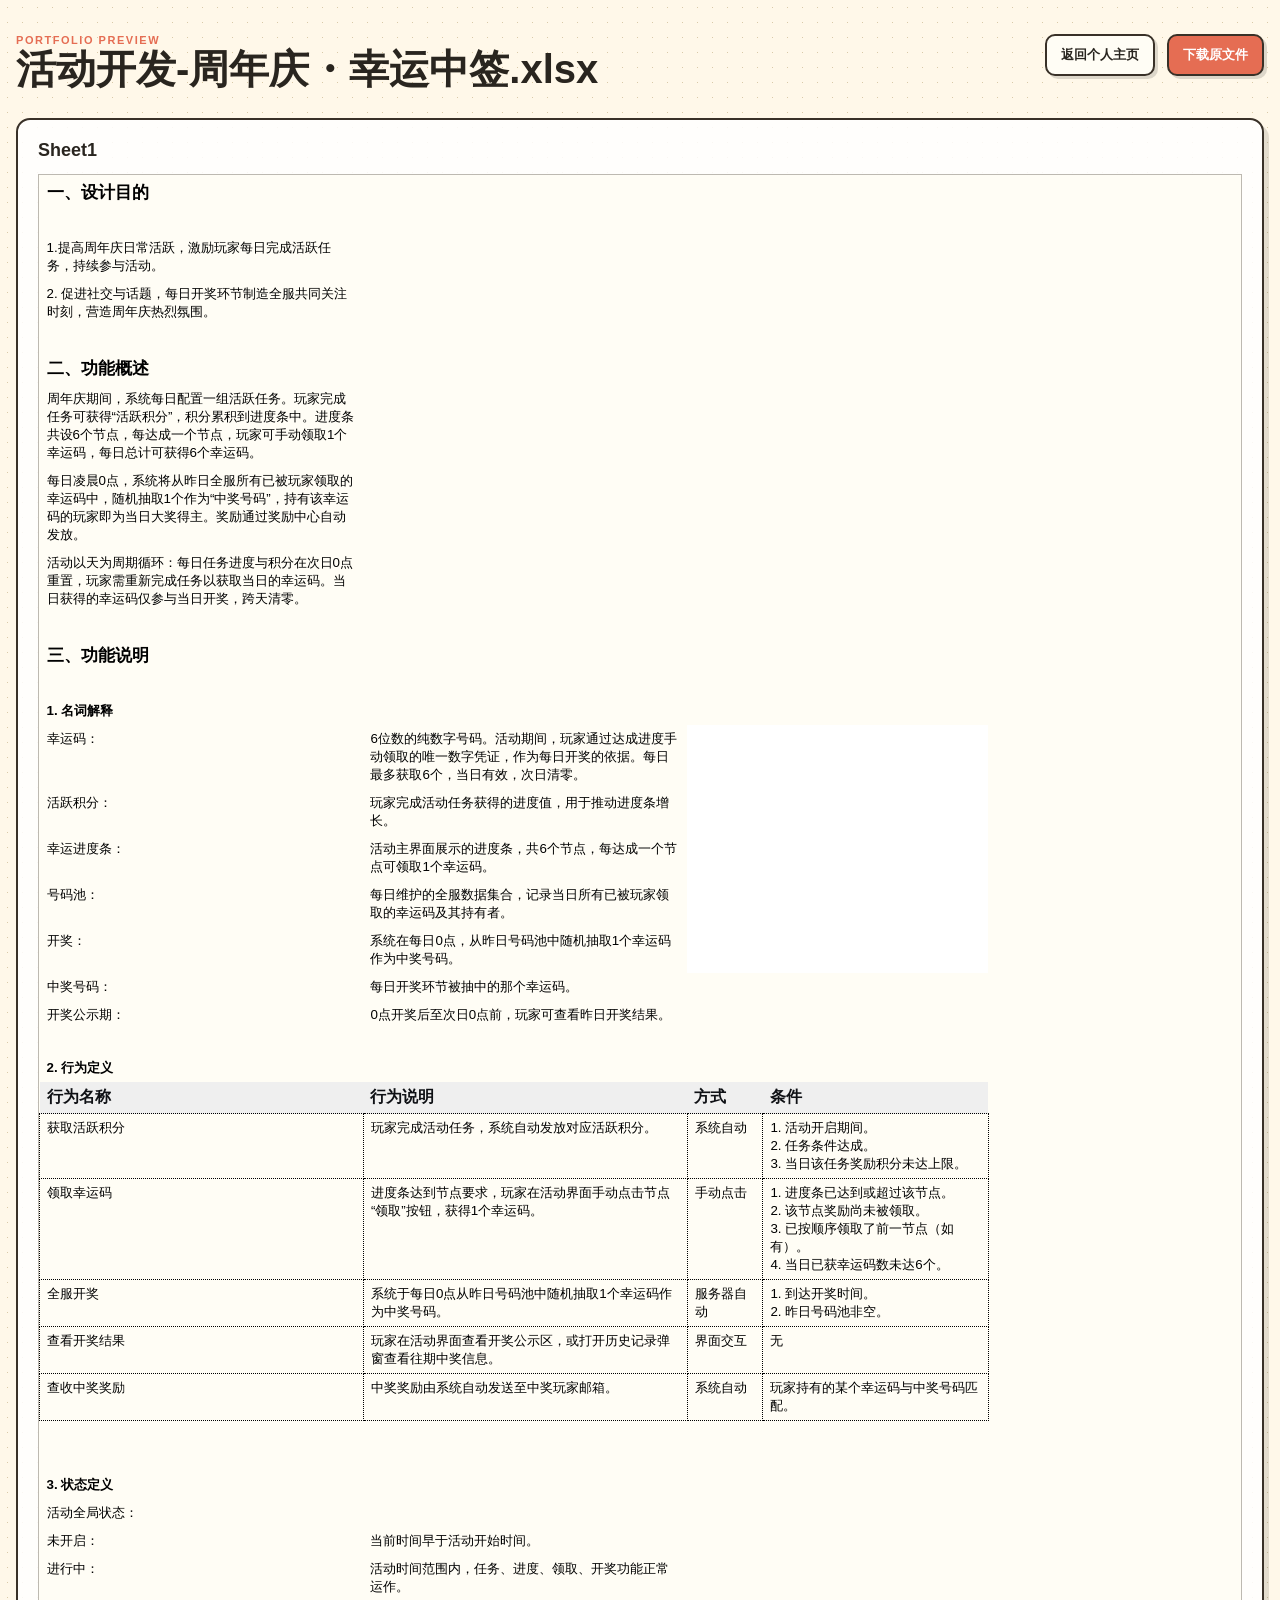
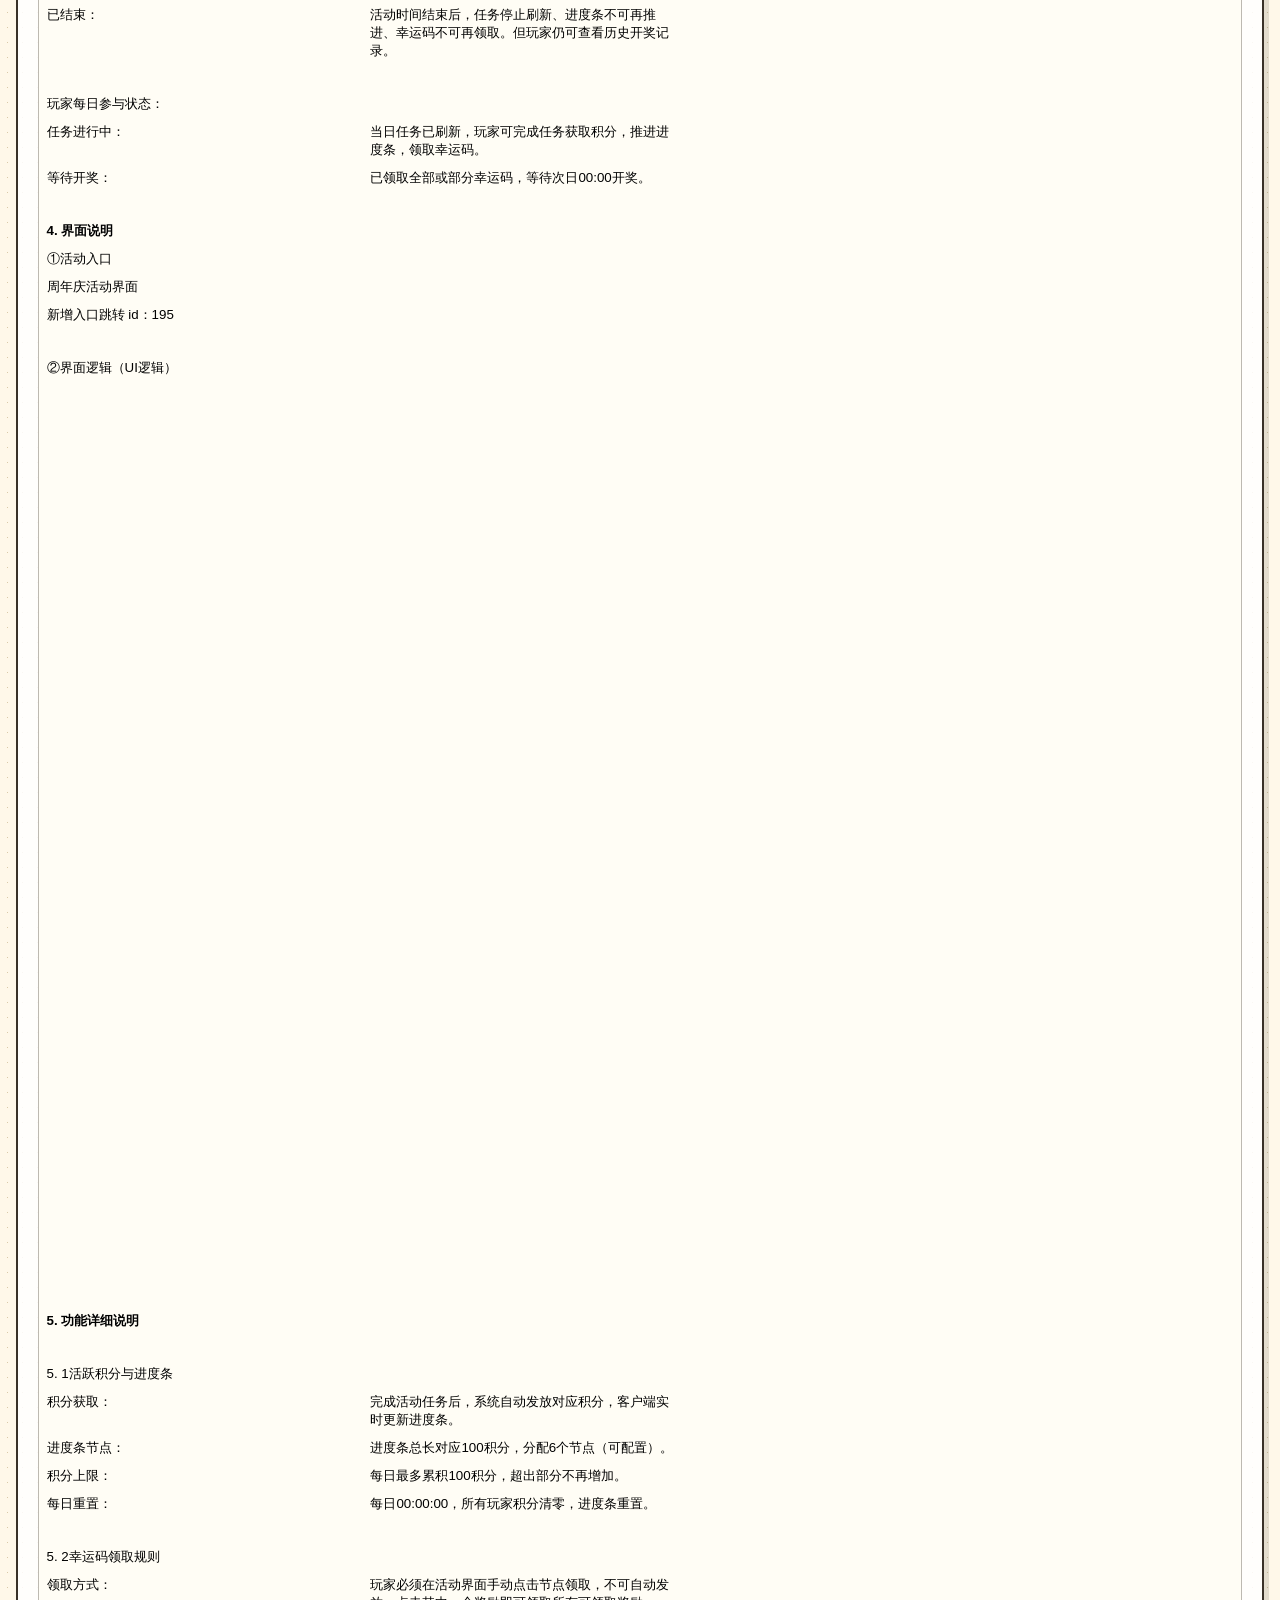
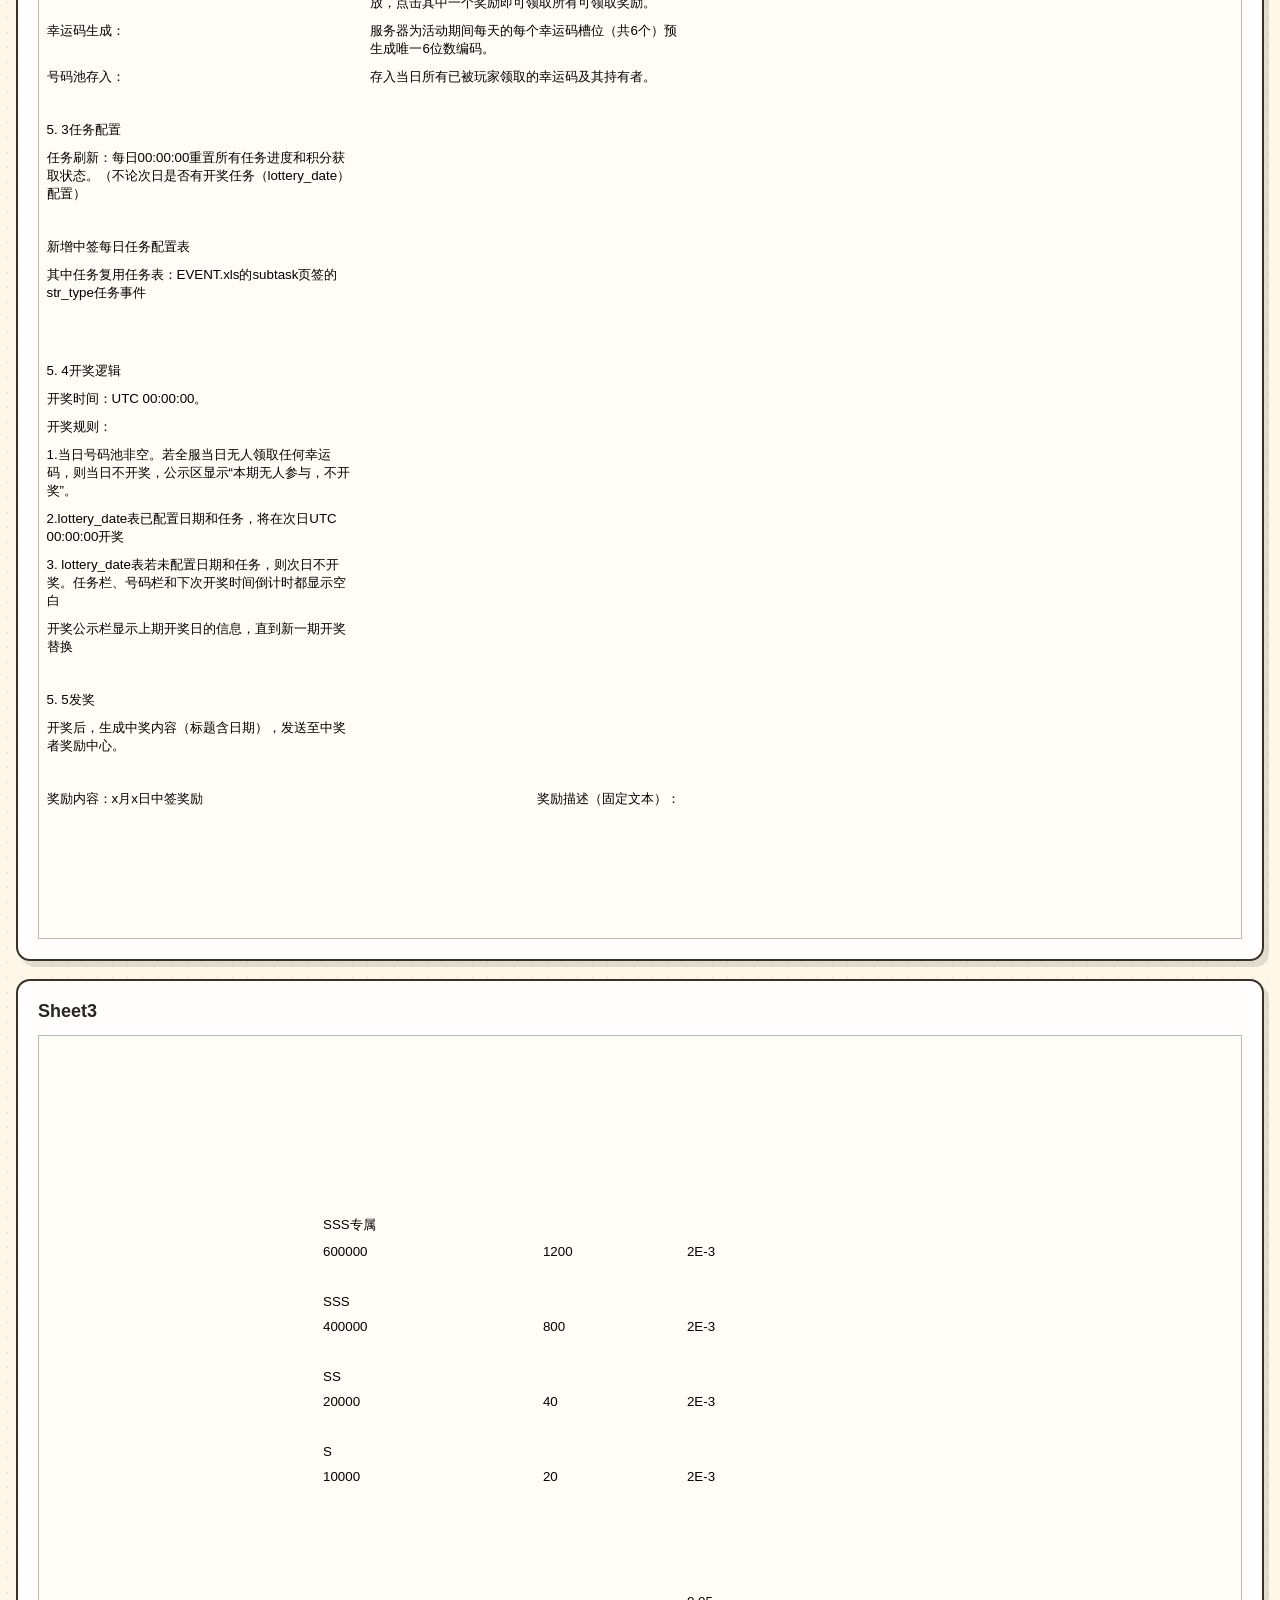
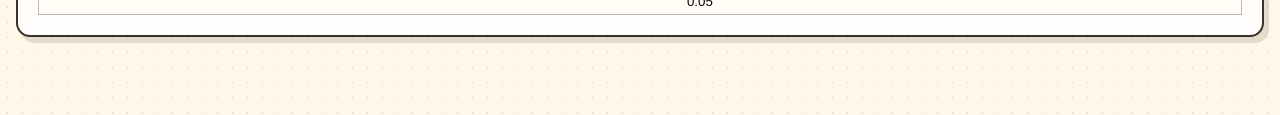
<file: 预览/活动开发-周年庆-幸运中签.xlsx.html>
<!doctype html><html lang="zh-CN"><head><meta charset="utf-8"><meta name="viewport" content="width=device-width,initial-scale=1"><title>活动开发-周年庆・幸运中签.xlsx - 在线预览</title><style>:root{--bg:#fff8e9;--ink:#29251f;--line:#393128;--accent:#e56d53}*{box-sizing:border-box}body{margin:0;background:var(--bg);color:var(--ink);font-family:"Segoe Print","Comic Sans MS","Microsoft YaHei",sans-serif;background-image:radial-gradient(#d9c9a8 .7px,transparent .7px);background-size:15px 15px}main{width:min(1360px,calc(100% - 32px));margin:auto;padding:34px 0 60px}header{display:flex;justify-content:space-between;align-items:start;gap:18px;margin-bottom:26px}h1{margin:0;font-size:clamp(24px,5vw,40px);line-height:1.15}.eyebrow{color:var(--accent);font-size:11px;font-weight:800;letter-spacing:.14em}.actions{display:flex;gap:12px;flex-wrap:wrap;justify-content:flex-end}.button{display:inline-block;padding:10px 14px;border:2px solid var(--line);border-radius:10px;background:#fffdf5;color:var(--ink);text-decoration:none;font-size:13px;font-weight:700;box-shadow:3px 3px 0 #0002}.primary{background:var(--accent);color:white}section{margin:18px 0;padding:20px;border:2px solid var(--line);border-radius:14px;background:#ffffffdc;box-shadow:5px 6px 0 #39312824}h2{margin:0 0 13px;font-size:18px}.table-wrap{overflow:auto;border:1px solid #39312855;background:#fffdf5}table{border-collapse:collapse;min-width:780px;font-family:Arial,"Microsoft YaHei",sans-serif;font-size:12px;table-layout:auto}td{padding:5px 7px;min-width:42px;max-width:360px;vertical-align:top;white-space:pre-wrap;word-break:break-word}@media(max-width:640px){header{display:block}.actions{justify-content:flex-start;margin-top:14px}main{width:calc(100% - 20px)}section{padding:14px}}</style></head><body><main><header><div><div class="eyebrow">PORTFOLIO PREVIEW</div><h1>活动开发-周年庆・幸运中签.xlsx</h1></div><div class="actions"><a class="button" href="../index.html">返回个人主页</a><a class="button primary" href="../个人作品集/活动开发-周年庆・幸运中签.xlsx" download>下载原文件</a></div></header><section><h2>Sheet1</h2><div class="table-wrap"><table><tr style="height:15.8pt"><td style="font-family:Arial;font-size:13pt;color:#000000;background:transparent;font-weight:700" data-width="42.00">一、设计目的</td><td style="font-family:Arial;font-size:10pt;color:#000000;background:transparent" data-width="67.43">&nbsp;</td><td style="font-family:Arial;font-size:10pt;color:#000000;background:transparent" data-width="44.29">&nbsp;</td><td style="font-family:Arial;font-size:10pt;color:#000000;background:transparent" data-width="23.43">&nbsp;</td><td style="font-family:Arial;font-size:10pt;color:#000000;background:transparent" data-width="18.57">&nbsp;</td><td style="font-family:Arial;font-size:10pt;color:#000000;background:transparent" data-width="15.00">&nbsp;</td><td style="font-family:Arial;font-size:10pt;color:#000000;background:transparent" data-width="21.43">&nbsp;</td><td style="font-family:Arial;font-size:10pt;color:#000000;background:transparent">&nbsp;</td><td style="font-family:Arial;font-size:10pt;color:#000000;background:transparent">&nbsp;</td><td style="font-family:Arial;font-size:10pt;color:#000000;background:transparent">&nbsp;</td></tr><tr><td style="font-family:Arial;font-size:10pt;color:#000000;background:transparent" data-width="42.00">&nbsp;</td><td style="font-family:Arial;font-size:10pt;color:#000000;background:transparent" data-width="67.43">&nbsp;</td><td style="font-family:Arial;font-size:10pt;color:#000000;background:transparent" data-width="44.29">&nbsp;</td><td style="font-family:Arial;font-size:10pt;color:#000000;background:transparent" data-width="23.43">&nbsp;</td><td style="font-family:Arial;font-size:10pt;color:#000000;background:transparent" data-width="18.57">&nbsp;</td><td style="font-family:Arial;font-size:10pt;color:#000000;background:transparent" data-width="15.00">&nbsp;</td><td style="font-family:Arial;font-size:10pt;color:#000000;background:transparent" data-width="21.43">&nbsp;</td><td style="font-family:Arial;font-size:10pt;color:#000000;background:transparent">&nbsp;</td><td style="font-family:Arial;font-size:10pt;color:#000000;background:transparent">&nbsp;</td><td style="font-family:Arial;font-size:10pt;color:#000000;background:transparent">&nbsp;</td></tr><tr><td style="font-family:Arial;font-size:10pt;color:#000000;background:transparent" data-width="42.00">1.提高周年庆日常活跃，激励玩家每日完成活跃任务，持续参与活动。</td><td style="font-family:Arial;font-size:10pt;color:#000000;background:transparent" data-width="67.43">&nbsp;</td><td style="font-family:Arial;font-size:10pt;color:#000000;background:transparent" data-width="44.29">&nbsp;</td><td style="font-family:Arial;font-size:10pt;color:#000000;background:transparent" data-width="23.43">&nbsp;</td><td style="font-family:Arial;font-size:10pt;color:#000000;background:transparent" data-width="18.57">&nbsp;</td><td style="font-family:Arial;font-size:10pt;color:#000000;background:transparent" data-width="15.00">&nbsp;</td><td style="font-family:Arial;font-size:10pt;color:#000000;background:transparent" data-width="21.43">&nbsp;</td><td style="font-family:Arial;font-size:10pt;color:#000000;background:transparent">&nbsp;</td><td style="font-family:Arial;font-size:10pt;color:#000000;background:transparent">&nbsp;</td><td style="font-family:Arial;font-size:10pt;color:#000000;background:transparent">&nbsp;</td></tr><tr><td style="font-family:Arial;font-size:10pt;color:#000000;background:transparent" data-width="42.00">2. 促进社交与话题，每日开奖环节制造全服共同关注时刻，营造周年庆热烈氛围。</td><td style="font-family:Arial;font-size:10pt;color:#000000;background:transparent" data-width="67.43">&nbsp;</td><td style="font-family:Arial;font-size:10pt;color:#000000;background:transparent" data-width="44.29">&nbsp;</td><td style="font-family:Arial;font-size:10pt;color:#000000;background:transparent" data-width="23.43">&nbsp;</td><td style="font-family:Arial;font-size:10pt;color:#000000;background:transparent" data-width="18.57">&nbsp;</td><td style="font-family:Arial;font-size:10pt;color:#000000;background:transparent" data-width="15.00">&nbsp;</td><td style="font-family:Arial;font-size:10pt;color:#000000;background:transparent" data-width="21.43">&nbsp;</td><td style="font-family:Arial;font-size:10pt;color:#000000;background:transparent">&nbsp;</td><td style="font-family:Arial;font-size:10pt;color:#000000;background:transparent">&nbsp;</td><td style="font-family:Arial;font-size:10pt;color:#000000;background:transparent">&nbsp;</td></tr><tr><td style="font-family:Arial;font-size:10pt;color:#000000;background:transparent" data-width="42.00">&nbsp;</td><td style="font-family:Arial;font-size:10pt;color:#000000;background:transparent" data-width="67.43">&nbsp;</td><td style="font-family:Arial;font-size:10pt;color:#000000;background:transparent" data-width="44.29">&nbsp;</td><td style="font-family:Arial;font-size:10pt;color:#000000;background:transparent" data-width="23.43">&nbsp;</td><td style="font-family:Arial;font-size:10pt;color:#000000;background:transparent" data-width="18.57">&nbsp;</td><td style="font-family:Arial;font-size:10pt;color:#000000;background:transparent" data-width="15.00">&nbsp;</td><td style="font-family:Arial;font-size:10pt;color:#000000;background:transparent" data-width="21.43">&nbsp;</td><td style="font-family:Arial;font-size:10pt;color:#000000;background:transparent">&nbsp;</td><td style="font-family:Arial;font-size:10pt;color:#000000;background:transparent">&nbsp;</td><td style="font-family:Arial;font-size:10pt;color:#000000;background:transparent">&nbsp;</td></tr><tr style="height:15.8pt"><td style="font-family:Arial;font-size:13pt;color:#000000;background:transparent;font-weight:700" data-width="42.00">二、功能概述</td><td style="font-family:Arial;font-size:10pt;color:#000000;background:transparent" data-width="67.43">&nbsp;</td><td style="font-family:Arial;font-size:10pt;color:#000000;background:transparent" data-width="44.29">&nbsp;</td><td style="font-family:Arial;font-size:10pt;color:#000000;background:transparent" data-width="23.43">&nbsp;</td><td style="font-family:Arial;font-size:10pt;color:#000000;background:transparent" data-width="18.57">&nbsp;</td><td style="font-family:Arial;font-size:10pt;color:#000000;background:transparent" data-width="15.00">&nbsp;</td><td style="font-family:Arial;font-size:10pt;color:#000000;background:transparent" data-width="21.43">&nbsp;</td><td style="font-family:Arial;font-size:10pt;color:#000000;background:transparent">&nbsp;</td><td style="font-family:Arial;font-size:10pt;color:#000000;background:transparent">&nbsp;</td><td style="font-family:Arial;font-size:10pt;color:#000000;background:transparent">&nbsp;</td></tr><tr><td style="font-family:Arial;font-size:10pt;color:#000000;background:transparent" data-width="42.00">周年庆期间，系统每日配置一组活跃任务。玩家完成任务可获得“活跃积分”，积分累积到进度条中。进度条共设6个节点，每达成一个节点，玩家可手动领取1个幸运码，每日总计可获得6个幸运码。</td><td style="font-family:Arial;font-size:10pt;color:#000000;background:transparent" data-width="67.43">&nbsp;</td><td style="font-family:Arial;font-size:10pt;color:#000000;background:transparent" data-width="44.29">&nbsp;</td><td style="font-family:Arial;font-size:10pt;color:#000000;background:transparent" data-width="23.43">&nbsp;</td><td style="font-family:Arial;font-size:10pt;color:#000000;background:transparent" data-width="18.57">&nbsp;</td><td style="font-family:Arial;font-size:10pt;color:#000000;background:transparent" data-width="15.00">&nbsp;</td><td style="font-family:Arial;font-size:10pt;color:#000000;background:transparent" data-width="21.43">&nbsp;</td><td style="font-family:Arial;font-size:10pt;color:#000000;background:transparent">&nbsp;</td><td style="font-family:Arial;font-size:10pt;color:#000000;background:transparent">&nbsp;</td><td style="font-family:Arial;font-size:10pt;color:#000000;background:transparent">&nbsp;</td></tr><tr><td style="font-family:Arial;font-size:10pt;color:#000000;background:transparent" data-width="42.00">每日凌晨0点，系统将从昨日全服所有已被玩家领取的幸运码中，随机抽取1个作为“中奖号码”，持有该幸运码的玩家即为当日大奖得主。奖励通过奖励中心自动发放。</td><td style="font-family:Arial;font-size:10pt;color:#000000;background:transparent" data-width="67.43">&nbsp;</td><td style="font-family:Arial;font-size:10pt;color:#000000;background:transparent" data-width="44.29">&nbsp;</td><td style="font-family:Arial;font-size:10pt;color:#000000;background:transparent" data-width="23.43">&nbsp;</td><td style="font-family:Arial;font-size:10pt;color:#000000;background:transparent" data-width="18.57">&nbsp;</td><td style="font-family:Arial;font-size:10pt;color:#000000;background:transparent" data-width="15.00">&nbsp;</td><td style="font-family:Arial;font-size:10pt;color:#000000;background:transparent" data-width="21.43">&nbsp;</td><td style="font-family:Arial;font-size:10pt;color:#000000;background:transparent">&nbsp;</td><td style="font-family:Arial;font-size:10pt;color:#000000;background:transparent">&nbsp;</td><td style="font-family:Arial;font-size:10pt;color:#000000;background:transparent">&nbsp;</td></tr><tr><td style="font-family:Arial;font-size:10pt;color:#000000;background:transparent" data-width="42.00">活动以天为周期循环：每日任务进度与积分在次日0点重置，玩家需重新完成任务以获取当日的幸运码。当日获得的幸运码仅参与当日开奖，跨天清零。</td><td style="font-family:Arial;font-size:10pt;color:#000000;background:transparent" data-width="67.43">&nbsp;</td><td style="font-family:Arial;font-size:10pt;color:#000000;background:transparent" data-width="44.29">&nbsp;</td><td style="font-family:Arial;font-size:10pt;color:#000000;background:transparent" data-width="23.43">&nbsp;</td><td style="font-family:Arial;font-size:10pt;color:#000000;background:transparent" data-width="18.57">&nbsp;</td><td style="font-family:Arial;font-size:10pt;color:#000000;background:transparent" data-width="15.00">&nbsp;</td><td style="font-family:Arial;font-size:10pt;color:#000000;background:transparent" data-width="21.43">&nbsp;</td><td style="font-family:Arial;font-size:10pt;color:#000000;background:transparent">&nbsp;</td><td style="font-family:Arial;font-size:10pt;color:#000000;background:transparent">&nbsp;</td><td style="font-family:Arial;font-size:10pt;color:#000000;background:transparent">&nbsp;</td></tr><tr><td style="font-family:Arial;font-size:10pt;color:#000000;background:transparent" data-width="42.00">&nbsp;</td><td style="font-family:Arial;font-size:10pt;color:#000000;background:transparent" data-width="67.43">&nbsp;</td><td style="font-family:Arial;font-size:10pt;color:#000000;background:transparent" data-width="44.29">&nbsp;</td><td style="font-family:Arial;font-size:10pt;color:#000000;background:transparent" data-width="23.43">&nbsp;</td><td style="font-family:Arial;font-size:10pt;color:#000000;background:transparent" data-width="18.57">&nbsp;</td><td style="font-family:Arial;font-size:10pt;color:#000000;background:transparent" data-width="15.00">&nbsp;</td><td style="font-family:Arial;font-size:10pt;color:#000000;background:transparent" data-width="21.43">&nbsp;</td><td style="font-family:Arial;font-size:10pt;color:#000000;background:transparent">&nbsp;</td><td style="font-family:Arial;font-size:10pt;color:#000000;background:transparent">&nbsp;</td><td style="font-family:Arial;font-size:10pt;color:#000000;background:transparent">&nbsp;</td></tr><tr style="height:15.8pt"><td style="font-family:Arial;font-size:13pt;color:#000000;background:transparent;font-weight:700" data-width="42.00">三、功能说明</td><td style="font-family:Arial;font-size:10pt;color:#000000;background:transparent" data-width="67.43">&nbsp;</td><td style="font-family:Arial;font-size:10pt;color:#000000;background:transparent" data-width="44.29">&nbsp;</td><td style="font-family:Arial;font-size:10pt;color:#000000;background:transparent" data-width="23.43">&nbsp;</td><td style="font-family:Arial;font-size:10pt;color:#000000;background:transparent" data-width="18.57">&nbsp;</td><td style="font-family:Arial;font-size:10pt;color:#000000;background:transparent" data-width="15.00">&nbsp;</td><td style="font-family:Arial;font-size:10pt;color:#000000;background:transparent" data-width="21.43">&nbsp;</td><td style="font-family:Arial;font-size:10pt;color:#000000;background:transparent">&nbsp;</td><td style="font-family:Arial;font-size:10pt;color:#000000;background:transparent">&nbsp;</td><td style="font-family:Arial;font-size:10pt;color:#000000;background:transparent">&nbsp;</td></tr><tr><td style="font-family:Arial;font-size:10pt;color:#000000;background:transparent" data-width="42.00">&nbsp;</td><td style="font-family:Arial;font-size:10pt;color:#000000;background:transparent" data-width="67.43">&nbsp;</td><td style="font-family:Arial;font-size:10pt;color:#000000;background:transparent" data-width="44.29">&nbsp;</td><td style="font-family:Arial;font-size:10pt;color:#000000;background:transparent" data-width="23.43">&nbsp;</td><td style="font-family:Arial;font-size:10pt;color:#000000;background:transparent" data-width="18.57">&nbsp;</td><td style="font-family:Arial;font-size:10pt;color:#000000;background:transparent" data-width="15.00">&nbsp;</td><td style="font-family:Arial;font-size:10pt;color:#000000;background:transparent" data-width="21.43">&nbsp;</td><td style="font-family:Arial;font-size:10pt;color:#000000;background:transparent">&nbsp;</td><td style="font-family:Arial;font-size:10pt;color:#000000;background:transparent">&nbsp;</td><td style="font-family:Arial;font-size:10pt;color:#000000;background:transparent">&nbsp;</td></tr><tr><td style="font-family:Arial;font-size:10pt;color:#000000;background:transparent;font-weight:700" data-width="42.00">1. 名词解释</td><td style="font-family:Arial;font-size:10pt;color:#000000;background:transparent" data-width="67.43">&nbsp;</td><td style="font-family:Arial;font-size:10pt;color:#000000;background:transparent" data-width="44.29">&nbsp;</td><td style="font-family:Arial;font-size:10pt;color:#000000;background:transparent" data-width="23.43">&nbsp;</td><td style="font-family:Arial;font-size:10pt;color:#000000;background:transparent" data-width="18.57">&nbsp;</td><td style="font-family:Arial;font-size:10pt;color:#000000;background:transparent" data-width="15.00">&nbsp;</td><td style="font-family:Arial;font-size:10pt;color:#000000;background:transparent" data-width="21.43">&nbsp;</td><td style="font-family:Arial;font-size:10pt;color:#000000;background:transparent">&nbsp;</td><td style="font-family:Arial;font-size:10pt;color:#000000;background:transparent">&nbsp;</td><td style="font-family:Arial;font-size:10pt;color:#000000;background:transparent">&nbsp;</td></tr><tr><td style="font-family:Arial;font-size:10pt;color:#000000;background:transparent" data-width="42.00">幸运码：</td><td style="font-family:Arial;font-size:10pt;color:#000000;background:transparent" data-width="67.43">6位数的纯数字号码。活动期间，玩家通过达成进度手动领取的唯一数字凭证，作为每日开奖的依据。每日最多获取6个，当日有效，次日清零。</td><td style="font-family:Quote-cjk-patch;font-size:12pt;color:#0F1115;background:#FFFFFF" data-width="44.29">&nbsp;</td><td style="font-family:Quote-cjk-patch;font-size:12pt;color:#0F1115;background:#FFFFFF" data-width="23.43">&nbsp;</td><td style="font-family:Arial;font-size:10pt;color:#000000;background:transparent" data-width="18.57">&nbsp;</td><td style="font-family:Arial;font-size:10pt;color:#000000;background:transparent" data-width="15.00">&nbsp;</td><td style="font-family:Arial;font-size:10pt;color:#000000;background:transparent" data-width="21.43">&nbsp;</td><td style="font-family:Arial;font-size:10pt;color:#000000;background:transparent">&nbsp;</td><td style="font-family:Arial;font-size:10pt;color:#000000;background:transparent">&nbsp;</td><td style="font-family:Arial;font-size:10pt;color:#000000;background:transparent">&nbsp;</td></tr><tr><td style="font-family:Arial;font-size:10pt;color:#000000;background:transparent" data-width="42.00">活跃积分：</td><td style="font-family:Arial;font-size:10pt;color:#000000;background:transparent" data-width="67.43">玩家完成活动任务获得的进度值，用于推动进度条增长。</td><td style="font-family:Quote-cjk-patch;font-size:12pt;color:#0F1115;background:#FFFFFF" data-width="44.29">&nbsp;</td><td style="font-family:Quote-cjk-patch;font-size:12pt;color:#0F1115;background:#FFFFFF" data-width="23.43">&nbsp;</td><td style="font-family:Arial;font-size:10pt;color:#000000;background:transparent" data-width="18.57">&nbsp;</td><td style="font-family:Arial;font-size:10pt;color:#000000;background:transparent" data-width="15.00">&nbsp;</td><td style="font-family:Arial;font-size:10pt;color:#000000;background:transparent" data-width="21.43">&nbsp;</td><td style="font-family:Arial;font-size:10pt;color:#000000;background:transparent">&nbsp;</td><td style="font-family:Arial;font-size:10pt;color:#000000;background:transparent">&nbsp;</td><td style="font-family:Arial;font-size:10pt;color:#000000;background:transparent">&nbsp;</td></tr><tr><td style="font-family:Arial;font-size:10pt;color:#000000;background:transparent" data-width="42.00">幸运进度条：</td><td style="font-family:Arial;font-size:10pt;color:#000000;background:transparent" data-width="67.43">活动主界面展示的进度条，共6个节点，每达成一个节点可领取1个幸运码。</td><td style="font-family:Quote-cjk-patch;font-size:12pt;color:#0F1115;background:#FFFFFF" data-width="44.29">&nbsp;</td><td style="font-family:Quote-cjk-patch;font-size:12pt;color:#0F1115;background:#FFFFFF" data-width="23.43">&nbsp;</td><td style="font-family:Arial;font-size:10pt;color:#000000;background:transparent" data-width="18.57">&nbsp;</td><td style="font-family:Arial;font-size:10pt;color:#000000;background:transparent" data-width="15.00">&nbsp;</td><td style="font-family:Arial;font-size:10pt;color:#000000;background:transparent" data-width="21.43">&nbsp;</td><td style="font-family:Arial;font-size:10pt;color:#000000;background:transparent">&nbsp;</td><td style="font-family:Arial;font-size:10pt;color:#000000;background:transparent">&nbsp;</td><td style="font-family:Arial;font-size:10pt;color:#000000;background:transparent">&nbsp;</td></tr><tr><td style="font-family:Arial;font-size:10pt;color:#000000;background:transparent" data-width="42.00">号码池：</td><td style="font-family:Arial;font-size:10pt;color:#000000;background:transparent" data-width="67.43">每日维护的全服数据集合，记录当日所有已被玩家领取的幸运码及其持有者。</td><td style="font-family:Quote-cjk-patch;font-size:12pt;color:#0F1115;background:#FFFFFF" data-width="44.29">&nbsp;</td><td style="font-family:Quote-cjk-patch;font-size:12pt;color:#0F1115;background:#FFFFFF" data-width="23.43">&nbsp;</td><td style="font-family:Arial;font-size:10pt;color:#000000;background:transparent" data-width="18.57">&nbsp;</td><td style="font-family:Arial;font-size:10pt;color:#000000;background:transparent" data-width="15.00">&nbsp;</td><td style="font-family:Arial;font-size:10pt;color:#000000;background:transparent" data-width="21.43">&nbsp;</td><td style="font-family:Arial;font-size:10pt;color:#000000;background:transparent">&nbsp;</td><td style="font-family:Arial;font-size:10pt;color:#000000;background:transparent">&nbsp;</td><td style="font-family:Arial;font-size:10pt;color:#000000;background:transparent">&nbsp;</td></tr><tr><td style="font-family:Arial;font-size:10pt;color:#000000;background:transparent" data-width="42.00">开奖：</td><td style="font-family:Arial;font-size:10pt;color:#000000;background:transparent" data-width="67.43">系统在每日0点，从昨日号码池中随机抽取1个幸运码作为中奖号码。</td><td style="font-family:Quote-cjk-patch;font-size:12pt;color:#0F1115;background:#FFFFFF" data-width="44.29">&nbsp;</td><td style="font-family:Quote-cjk-patch;font-size:12pt;color:#0F1115;background:#FFFFFF" data-width="23.43">&nbsp;</td><td style="font-family:Arial;font-size:10pt;color:#000000;background:transparent" data-width="18.57">&nbsp;</td><td style="font-family:Arial;font-size:10pt;color:#000000;background:transparent" data-width="15.00">&nbsp;</td><td style="font-family:Arial;font-size:10pt;color:#000000;background:transparent" data-width="21.43">&nbsp;</td><td style="font-family:Arial;font-size:10pt;color:#000000;background:transparent">&nbsp;</td><td style="font-family:Arial;font-size:10pt;color:#000000;background:transparent">&nbsp;</td><td style="font-family:Arial;font-size:10pt;color:#000000;background:transparent">&nbsp;</td></tr><tr><td style="font-family:Arial;font-size:10pt;color:#000000;background:transparent" data-width="42.00">中奖号码：</td><td style="font-family:Arial;font-size:10pt;color:#000000;background:transparent" data-width="67.43">每日开奖环节被抽中的那个幸运码。</td><td style="font-family:Arial;font-size:10pt;color:#000000;background:transparent" data-width="44.29">&nbsp;</td><td style="font-family:Arial;font-size:10pt;color:#000000;background:transparent" data-width="23.43">&nbsp;</td><td style="font-family:Arial;font-size:10pt;color:#000000;background:transparent" data-width="18.57">&nbsp;</td><td style="font-family:Arial;font-size:10pt;color:#000000;background:transparent" data-width="15.00">&nbsp;</td><td style="font-family:Arial;font-size:10pt;color:#000000;background:transparent" data-width="21.43">&nbsp;</td><td style="font-family:Arial;font-size:10pt;color:#000000;background:transparent">&nbsp;</td><td style="font-family:Arial;font-size:10pt;color:#000000;background:transparent">&nbsp;</td><td style="font-family:Arial;font-size:10pt;color:#000000;background:transparent">&nbsp;</td></tr><tr><td style="font-family:Arial;font-size:10pt;color:#000000;background:transparent" data-width="42.00">开奖公示期：</td><td style="font-family:Arial;font-size:10pt;color:#000000;background:transparent" data-width="67.43">0点开奖后至次日0点前，玩家可查看昨日开奖结果。</td><td style="font-family:Arial;font-size:10pt;color:#000000;background:transparent" data-width="44.29">&nbsp;</td><td style="font-family:Arial;font-size:10pt;color:#000000;background:transparent" data-width="23.43">&nbsp;</td><td style="font-family:Arial;font-size:10pt;color:#000000;background:transparent" data-width="18.57">&nbsp;</td><td style="font-family:Arial;font-size:10pt;color:#000000;background:transparent" data-width="15.00">&nbsp;</td><td style="font-family:Arial;font-size:10pt;color:#000000;background:transparent" data-width="21.43">&nbsp;</td><td style="font-family:Arial;font-size:10pt;color:#000000;background:transparent">&nbsp;</td><td style="font-family:Arial;font-size:10pt;color:#000000;background:transparent">&nbsp;</td><td style="font-family:Arial;font-size:10pt;color:#000000;background:transparent">&nbsp;</td></tr><tr><td style="font-family:Arial;font-size:10pt;color:#000000;background:transparent" data-width="42.00">&nbsp;</td><td style="font-family:Arial;font-size:10pt;color:#000000;background:transparent" data-width="67.43">&nbsp;</td><td style="font-family:Arial;font-size:10pt;color:#000000;background:transparent" data-width="44.29">&nbsp;</td><td style="font-family:Arial;font-size:10pt;color:#000000;background:transparent" data-width="23.43">&nbsp;</td><td style="font-family:Arial;font-size:10pt;color:#000000;background:transparent" data-width="18.57">&nbsp;</td><td style="font-family:Arial;font-size:10pt;color:#000000;background:transparent" data-width="15.00">&nbsp;</td><td style="font-family:Arial;font-size:10pt;color:#000000;background:transparent" data-width="21.43">&nbsp;</td><td style="font-family:Arial;font-size:10pt;color:#000000;background:transparent">&nbsp;</td><td style="font-family:Arial;font-size:10pt;color:#000000;background:transparent">&nbsp;</td><td style="font-family:Arial;font-size:10pt;color:#000000;background:transparent">&nbsp;</td></tr><tr><td style="font-family:Arial;font-size:10pt;color:#000000;background:transparent;font-weight:700" data-width="42.00">2. 行为定义</td><td style="font-family:Arial;font-size:10pt;color:#000000;background:transparent" data-width="67.43">&nbsp;</td><td style="font-family:Arial;font-size:10pt;color:#000000;background:transparent" data-width="44.29">&nbsp;</td><td style="font-family:Arial;font-size:10pt;color:#000000;background:transparent" data-width="23.43">&nbsp;</td><td style="font-family:Arial;font-size:10pt;color:#000000;background:transparent" data-width="18.57">&nbsp;</td><td style="font-family:Arial;font-size:10pt;color:#000000;background:transparent" data-width="15.00">&nbsp;</td><td style="font-family:Arial;font-size:10pt;color:#000000;background:transparent" data-width="21.43">&nbsp;</td><td style="font-family:Arial;font-size:10pt;color:#000000;background:transparent">&nbsp;</td><td style="font-family:Arial;font-size:10pt;color:#000000;background:transparent">&nbsp;</td><td style="font-family:Arial;font-size:10pt;color:#000000;background:transparent">&nbsp;</td></tr><tr style="height:15.8pt"><td style="font-family:Arial;font-size:12pt;color:#0F1115;background:#EFEFEF;font-weight:700;text-align:left;border-left:1px thin #000000;border-right:1px thin #000000;border-top:1px thin #000000" data-width="42.00">行为名称</td><td style="font-family:Quote-cjk-patch;font-size:12pt;color:#0F1115;background:#EFEFEF;font-weight:700;text-align:left;border-left:1px thin #000000;border-right:1px thin #000000;border-top:1px thin #000000" data-width="67.43">行为说明</td><td style="font-family:Quote-cjk-patch;font-size:12pt;color:#0F1115;background:#EFEFEF;font-weight:700;text-align:left;border-left:1px thin #000000;border-right:1px thin #000000;border-top:1px thin #000000" data-width="44.29">方式</td><td style="font-family:Quote-cjk-patch;font-size:12pt;color:#0F1115;background:#EFEFEF;font-weight:700;text-align:left;border-left:1px thin #000000;border-right:1px thin #000000;border-top:1px thin #000000" data-width="23.43">条件</td><td style="font-family:Arial;font-size:10pt;color:#000000;background:transparent" data-width="18.57">&nbsp;</td><td style="font-family:Arial;font-size:10pt;color:#000000;background:transparent" data-width="15.00">&nbsp;</td><td style="font-family:Arial;font-size:10pt;color:#000000;background:transparent" data-width="21.43">&nbsp;</td><td style="font-family:Arial;font-size:10pt;color:#000000;background:transparent">&nbsp;</td><td style="font-family:Arial;font-size:10pt;color:#000000;background:transparent">&nbsp;</td><td style="font-family:Arial;font-size:10pt;color:#000000;background:transparent">&nbsp;</td></tr><tr><td style="font-family:Arial;font-size:10pt;color:#000000;background:transparent;border-left:1px dotted #000000;border-right:1px dotted #000000;border-top:1px dotted #000000;border-bottom:1px dotted #000000" data-width="42.00">获取活跃积分</td><td style="font-family:Arial;font-size:10pt;color:#000000;background:transparent;border-left:1px dotted #000000;border-right:1px dotted #000000;border-top:1px dotted #000000;border-bottom:1px dotted #000000" data-width="67.43">玩家完成活动任务，系统自动发放对应活跃积分。</td><td style="font-family:Arial;font-size:10pt;color:#000000;background:transparent;border-left:1px dotted #000000;border-right:1px dotted #000000;border-top:1px dotted #000000;border-bottom:1px dotted #000000" data-width="44.29">系统自动</td><td style="font-family:Arial;font-size:10pt;color:#000000;background:transparent;border-left:1px dotted #000000;border-right:1px dotted #000000;border-top:1px dotted #000000;border-bottom:1px dotted #000000" data-width="23.43">1. 活动开启期间。
2. 任务条件达成。
3. 当日该任务奖励积分未达上限。</td><td style="font-family:Arial;font-size:10pt;color:#000000;background:transparent" data-width="18.57">&nbsp;</td><td style="font-family:Arial;font-size:10pt;color:#000000;background:transparent" data-width="15.00">&nbsp;</td><td style="font-family:Arial;font-size:10pt;color:#000000;background:transparent" data-width="21.43">&nbsp;</td><td style="font-family:Arial;font-size:10pt;color:#000000;background:transparent">&nbsp;</td><td style="font-family:Arial;font-size:10pt;color:#000000;background:transparent">&nbsp;</td><td style="font-family:Arial;font-size:10pt;color:#000000;background:transparent">&nbsp;</td></tr><tr><td style="font-family:Arial;font-size:10pt;color:#000000;background:transparent;border-left:1px dotted #000000;border-right:1px dotted #000000;border-top:1px dotted #000000;border-bottom:1px dotted #000000" data-width="42.00">领取幸运码</td><td style="font-family:Arial;font-size:10pt;color:#000000;background:transparent;border-left:1px dotted #000000;border-right:1px dotted #000000;border-top:1px dotted #000000;border-bottom:1px dotted #000000" data-width="67.43">进度条达到节点要求，玩家在活动界面手动点击节点“领取”按钮，获得1个幸运码。</td><td style="font-family:Arial;font-size:10pt;color:#000000;background:transparent;border-left:1px dotted #000000;border-right:1px dotted #000000;border-top:1px dotted #000000;border-bottom:1px dotted #000000" data-width="44.29">手动点击</td><td style="font-family:Arial;font-size:10pt;color:#000000;background:transparent;border-left:1px dotted #000000;border-right:1px dotted #000000;border-top:1px dotted #000000;border-bottom:1px dotted #000000" data-width="23.43">1. 进度条已达到或超过该节点。
2. 该节点奖励尚未被领取。
3. 已按顺序领取了前一节点（如有）。
4. 当日已获幸运码数未达6个。</td><td style="font-family:Arial;font-size:10pt;color:#000000;background:transparent" data-width="18.57">&nbsp;</td><td style="font-family:Arial;font-size:10pt;color:#000000;background:transparent" data-width="15.00">&nbsp;</td><td style="font-family:Arial;font-size:10pt;color:#000000;background:transparent" data-width="21.43">&nbsp;</td><td style="font-family:Arial;font-size:10pt;color:#000000;background:transparent">&nbsp;</td><td style="font-family:Arial;font-size:10pt;color:#000000;background:transparent">&nbsp;</td><td style="font-family:Arial;font-size:10pt;color:#000000;background:transparent">&nbsp;</td></tr><tr><td style="font-family:Arial;font-size:10pt;color:#000000;background:transparent;border-left:1px dotted #000000;border-right:1px dotted #000000;border-top:1px dotted #000000;border-bottom:1px dotted #000000" data-width="42.00">全服开奖</td><td style="font-family:Arial;font-size:10pt;color:#000000;background:transparent;border-left:1px dotted #000000;border-right:1px dotted #000000;border-top:1px dotted #000000;border-bottom:1px dotted #000000" data-width="67.43">系统于每日0点从昨日号码池中随机抽取1个幸运码作为中奖号码。</td><td style="font-family:Arial;font-size:10pt;color:#000000;background:transparent;border-left:1px dotted #000000;border-right:1px dotted #000000;border-top:1px dotted #000000;border-bottom:1px dotted #000000" data-width="44.29">服务器自动</td><td style="font-family:Arial;font-size:10pt;color:#000000;background:transparent;border-left:1px dotted #000000;border-right:1px dotted #000000;border-top:1px dotted #000000;border-bottom:1px dotted #000000" data-width="23.43">1. 到达开奖时间。
2. 昨日号码池非空。</td><td style="font-family:Arial;font-size:10pt;color:#000000;background:transparent" data-width="18.57">&nbsp;</td><td style="font-family:Arial;font-size:10pt;color:#000000;background:transparent" data-width="15.00">&nbsp;</td><td style="font-family:Arial;font-size:10pt;color:#000000;background:transparent" data-width="21.43">&nbsp;</td><td style="font-family:Arial;font-size:10pt;color:#000000;background:transparent">&nbsp;</td><td style="font-family:Arial;font-size:10pt;color:#000000;background:transparent">&nbsp;</td><td style="font-family:Arial;font-size:10pt;color:#000000;background:transparent">&nbsp;</td></tr><tr><td style="font-family:Arial;font-size:10pt;color:#000000;background:transparent;border-left:1px dotted #000000;border-right:1px dotted #000000;border-top:1px dotted #000000;border-bottom:1px dotted #000000" data-width="42.00">查看开奖结果</td><td style="font-family:Arial;font-size:10pt;color:#000000;background:transparent;border-left:1px dotted #000000;border-right:1px dotted #000000;border-top:1px dotted #000000;border-bottom:1px dotted #000000" data-width="67.43">玩家在活动界面查看开奖公示区，或打开历史记录弹窗查看往期中奖信息。</td><td style="font-family:Arial;font-size:10pt;color:#000000;background:transparent;border-left:1px dotted #000000;border-right:1px dotted #000000;border-top:1px dotted #000000;border-bottom:1px dotted #000000" data-width="44.29">界面交互</td><td style="font-family:Arial;font-size:10pt;color:#000000;background:transparent;border-left:1px dotted #000000;border-right:1px dotted #000000;border-top:1px dotted #000000;border-bottom:1px dotted #000000" data-width="23.43">无</td><td style="font-family:Arial;font-size:10pt;color:#000000;background:transparent" data-width="18.57">&nbsp;</td><td style="font-family:Arial;font-size:10pt;color:#000000;background:transparent" data-width="15.00">&nbsp;</td><td style="font-family:Arial;font-size:10pt;color:#000000;background:transparent" data-width="21.43">&nbsp;</td><td style="font-family:Arial;font-size:10pt;color:#000000;background:transparent">&nbsp;</td><td style="font-family:Arial;font-size:10pt;color:#000000;background:transparent">&nbsp;</td><td style="font-family:Arial;font-size:10pt;color:#000000;background:transparent">&nbsp;</td></tr><tr><td style="font-family:Arial;font-size:10pt;color:#000000;background:transparent;border-left:1px dotted #000000;border-right:1px dotted #000000;border-top:1px dotted #000000;border-bottom:1px dotted #000000" data-width="42.00">查收中奖奖励</td><td style="font-family:Arial;font-size:10pt;color:#000000;background:transparent;border-left:1px dotted #000000;border-right:1px dotted #000000;border-top:1px dotted #000000;border-bottom:1px dotted #000000" data-width="67.43">中奖奖励由系统自动发送至中奖玩家邮箱。</td><td style="font-family:Arial;font-size:10pt;color:#000000;background:transparent;border-left:1px dotted #000000;border-right:1px dotted #000000;border-top:1px dotted #000000;border-bottom:1px dotted #000000" data-width="44.29">系统自动</td><td style="font-family:Arial;font-size:10pt;color:#000000;background:transparent;border-left:1px dotted #000000;border-right:1px dotted #000000;border-top:1px dotted #000000;border-bottom:1px dotted #000000" data-width="23.43">玩家持有的某个幸运码与中奖号码匹配。</td><td style="font-family:Arial;font-size:10pt;color:#000000;background:transparent" data-width="18.57">&nbsp;</td><td style="font-family:Arial;font-size:10pt;color:#000000;background:transparent" data-width="15.00">&nbsp;</td><td style="font-family:Arial;font-size:10pt;color:#000000;background:transparent" data-width="21.43">&nbsp;</td><td style="font-family:Arial;font-size:10pt;color:#000000;background:transparent">&nbsp;</td><td style="font-family:Arial;font-size:10pt;color:#000000;background:transparent">&nbsp;</td><td style="font-family:Arial;font-size:10pt;color:#000000;background:transparent">&nbsp;</td></tr><tr><td style="font-family:Arial;font-size:10pt;color:#000000;background:transparent" data-width="42.00">&nbsp;</td><td style="font-family:Arial;font-size:10pt;color:#000000;background:transparent" data-width="67.43">&nbsp;</td><td style="font-family:Arial;font-size:10pt;color:#000000;background:transparent" data-width="44.29">&nbsp;</td><td style="font-family:Arial;font-size:10pt;color:#000000;background:transparent" data-width="23.43">&nbsp;</td><td style="font-family:Arial;font-size:10pt;color:#000000;background:transparent" data-width="18.57">&nbsp;</td><td style="font-family:Arial;font-size:10pt;color:#000000;background:transparent" data-width="15.00">&nbsp;</td><td style="font-family:Arial;font-size:10pt;color:#000000;background:transparent" data-width="21.43">&nbsp;</td><td style="font-family:Arial;font-size:10pt;color:#000000;background:transparent">&nbsp;</td><td style="font-family:Arial;font-size:10pt;color:#000000;background:transparent">&nbsp;</td><td style="font-family:Arial;font-size:10pt;color:#000000;background:transparent">&nbsp;</td></tr><tr><td style="font-family:Arial;font-size:10pt;color:#000000;background:transparent" data-width="42.00">&nbsp;</td><td style="font-family:Arial;font-size:10pt;color:#000000;background:transparent" data-width="67.43">&nbsp;</td><td style="font-family:Arial;font-size:10pt;color:#000000;background:transparent" data-width="44.29">&nbsp;</td><td style="font-family:Arial;font-size:10pt;color:#000000;background:transparent" data-width="23.43">&nbsp;</td><td style="font-family:Arial;font-size:10pt;color:#000000;background:transparent" data-width="18.57">&nbsp;</td><td style="font-family:Arial;font-size:10pt;color:#000000;background:transparent" data-width="15.00">&nbsp;</td><td style="font-family:Arial;font-size:10pt;color:#000000;background:transparent" data-width="21.43">&nbsp;</td><td style="font-family:Arial;font-size:10pt;color:#000000;background:transparent">&nbsp;</td><td style="font-family:Arial;font-size:10pt;color:#000000;background:transparent">&nbsp;</td><td style="font-family:Arial;font-size:10pt;color:#000000;background:transparent">&nbsp;</td></tr><tr><td style="font-family:Arial;font-size:10pt;color:#000000;background:transparent;font-weight:700" data-width="42.00">3. 状态定义</td><td style="font-family:Arial;font-size:10pt;color:#000000;background:transparent" data-width="67.43">&nbsp;</td><td style="font-family:Arial;font-size:10pt;color:#000000;background:transparent" data-width="44.29">&nbsp;</td><td style="font-family:Arial;font-size:10pt;color:#000000;background:transparent" data-width="23.43">&nbsp;</td><td style="font-family:Arial;font-size:10pt;color:#000000;background:transparent" data-width="18.57">&nbsp;</td><td style="font-family:Arial;font-size:10pt;color:#000000;background:transparent" data-width="15.00">&nbsp;</td><td style="font-family:Arial;font-size:10pt;color:#000000;background:transparent" data-width="21.43">&nbsp;</td><td style="font-family:Arial;font-size:10pt;color:#000000;background:transparent">&nbsp;</td><td style="font-family:Arial;font-size:10pt;color:#000000;background:transparent">&nbsp;</td><td style="font-family:Arial;font-size:10pt;color:#000000;background:transparent">&nbsp;</td></tr><tr><td style="font-family:Arial;font-size:10pt;color:#000000;background:transparent" data-width="42.00">活动全局状态：</td><td style="font-family:Arial;font-size:10pt;color:#000000;background:transparent" data-width="67.43">&nbsp;</td><td style="font-family:Arial;font-size:10pt;color:#000000;background:transparent" data-width="44.29">&nbsp;</td><td style="font-family:Arial;font-size:10pt;color:#000000;background:transparent" data-width="23.43">&nbsp;</td><td style="font-family:Arial;font-size:10pt;color:#000000;background:transparent" data-width="18.57">&nbsp;</td><td style="font-family:Arial;font-size:10pt;color:#000000;background:transparent" data-width="15.00">&nbsp;</td><td style="font-family:Arial;font-size:10pt;color:#000000;background:transparent" data-width="21.43">&nbsp;</td><td style="font-family:Arial;font-size:10pt;color:#000000;background:transparent">&nbsp;</td><td style="font-family:Arial;font-size:10pt;color:#000000;background:transparent">&nbsp;</td><td style="font-family:Arial;font-size:10pt;color:#000000;background:transparent">&nbsp;</td></tr><tr><td style="font-family:Arial;font-size:10pt;color:#000000;background:transparent" data-width="42.00">未开启：</td><td style="font-family:Arial;font-size:10pt;color:#000000;background:transparent" data-width="67.43">当前时间早于活动开始时间。</td><td style="font-family:Arial;font-size:10pt;color:#000000;background:transparent" data-width="44.29">&nbsp;</td><td style="font-family:Arial;font-size:10pt;color:#000000;background:transparent" data-width="23.43">&nbsp;</td><td style="font-family:Arial;font-size:10pt;color:#000000;background:transparent" data-width="18.57">&nbsp;</td><td style="font-family:Arial;font-size:10pt;color:#000000;background:transparent" data-width="15.00">&nbsp;</td><td style="font-family:Arial;font-size:10pt;color:#000000;background:transparent" data-width="21.43">&nbsp;</td><td style="font-family:Arial;font-size:10pt;color:#000000;background:transparent">&nbsp;</td><td style="font-family:Arial;font-size:10pt;color:#000000;background:transparent">&nbsp;</td><td style="font-family:Arial;font-size:10pt;color:#000000;background:transparent">&nbsp;</td></tr><tr><td style="font-family:Arial;font-size:10pt;color:#000000;background:transparent" data-width="42.00">进行中：</td><td style="font-family:Arial;font-size:10pt;color:#000000;background:transparent" data-width="67.43">活动时间范围内，任务、进度、领取、开奖功能正常运作。</td><td style="font-family:Arial;font-size:10pt;color:#000000;background:transparent" data-width="44.29">&nbsp;</td><td style="font-family:Arial;font-size:10pt;color:#000000;background:transparent" data-width="23.43">&nbsp;</td><td style="font-family:Arial;font-size:10pt;color:#000000;background:transparent" data-width="18.57">&nbsp;</td><td style="font-family:Arial;font-size:10pt;color:#000000;background:transparent" data-width="15.00">&nbsp;</td><td style="font-family:Arial;font-size:10pt;color:#000000;background:transparent" data-width="21.43">&nbsp;</td><td style="font-family:Arial;font-size:10pt;color:#000000;background:transparent">&nbsp;</td><td style="font-family:Arial;font-size:10pt;color:#000000;background:transparent">&nbsp;</td><td style="font-family:Arial;font-size:10pt;color:#000000;background:transparent">&nbsp;</td></tr><tr><td style="font-family:Arial;font-size:10pt;color:#000000;background:transparent" data-width="42.00">已结束：</td><td style="font-family:Arial;font-size:10pt;color:#000000;background:transparent" data-width="67.43">活动时间结束后，任务停止刷新、进度条不可再推进、幸运码不可再领取。但玩家仍可查看历史开奖记录。</td><td style="font-family:Arial;font-size:10pt;color:#000000;background:transparent" data-width="44.29">&nbsp;</td><td style="font-family:Arial;font-size:10pt;color:#000000;background:transparent" data-width="23.43">&nbsp;</td><td style="font-family:Arial;font-size:10pt;color:#000000;background:transparent" data-width="18.57">&nbsp;</td><td style="font-family:Arial;font-size:10pt;color:#000000;background:transparent" data-width="15.00">&nbsp;</td><td style="font-family:Arial;font-size:10pt;color:#000000;background:transparent" data-width="21.43">&nbsp;</td><td style="font-family:Arial;font-size:10pt;color:#000000;background:transparent">&nbsp;</td><td style="font-family:Arial;font-size:10pt;color:#000000;background:transparent">&nbsp;</td><td style="font-family:Arial;font-size:10pt;color:#000000;background:transparent">&nbsp;</td></tr><tr><td style="font-family:Arial;font-size:10pt;color:#000000;background:transparent" data-width="42.00">&nbsp;</td><td style="font-family:Arial;font-size:10pt;color:#000000;background:transparent" data-width="67.43">&nbsp;</td><td style="font-family:Arial;font-size:10pt;color:#000000;background:transparent" data-width="44.29">&nbsp;</td><td style="font-family:Arial;font-size:10pt;color:#000000;background:transparent" data-width="23.43">&nbsp;</td><td style="font-family:Arial;font-size:10pt;color:#000000;background:transparent" data-width="18.57">&nbsp;</td><td style="font-family:Arial;font-size:10pt;color:#000000;background:transparent" data-width="15.00">&nbsp;</td><td style="font-family:Arial;font-size:10pt;color:#000000;background:transparent" data-width="21.43">&nbsp;</td><td style="font-family:Arial;font-size:10pt;color:#000000;background:transparent">&nbsp;</td><td style="font-family:Arial;font-size:10pt;color:#000000;background:transparent">&nbsp;</td><td style="font-family:Arial;font-size:10pt;color:#000000;background:transparent">&nbsp;</td></tr><tr><td style="font-family:Arial;font-size:10pt;color:#000000;background:transparent" data-width="42.00">玩家每日参与状态：</td><td style="font-family:Arial;font-size:10pt;color:#000000;background:transparent" data-width="67.43">&nbsp;</td><td style="font-family:Arial;font-size:10pt;color:#000000;background:transparent" data-width="44.29">&nbsp;</td><td style="font-family:Arial;font-size:10pt;color:#000000;background:transparent" data-width="23.43">&nbsp;</td><td style="font-family:Arial;font-size:10pt;color:#000000;background:transparent" data-width="18.57">&nbsp;</td><td style="font-family:Arial;font-size:10pt;color:#000000;background:transparent" data-width="15.00">&nbsp;</td><td style="font-family:Arial;font-size:10pt;color:#000000;background:transparent" data-width="21.43">&nbsp;</td><td style="font-family:Arial;font-size:10pt;color:#000000;background:transparent">&nbsp;</td><td style="font-family:Arial;font-size:10pt;color:#000000;background:transparent">&nbsp;</td><td style="font-family:Arial;font-size:10pt;color:#000000;background:transparent">&nbsp;</td></tr><tr><td style="font-family:Arial;font-size:10pt;color:#000000;background:transparent" data-width="42.00">任务进行中：</td><td style="font-family:Arial;font-size:10pt;color:#000000;background:transparent" data-width="67.43">当日任务已刷新，玩家可完成任务获取积分，推进进度条，领取幸运码。</td><td style="font-family:Arial;font-size:10pt;color:#000000;background:transparent" data-width="44.29">&nbsp;</td><td style="font-family:Arial;font-size:10pt;color:#000000;background:transparent" data-width="23.43">&nbsp;</td><td style="font-family:Arial;font-size:10pt;color:#000000;background:transparent" data-width="18.57">&nbsp;</td><td style="font-family:Arial;font-size:10pt;color:#000000;background:transparent" data-width="15.00">&nbsp;</td><td style="font-family:Arial;font-size:10pt;color:#000000;background:transparent" data-width="21.43">&nbsp;</td><td style="font-family:Arial;font-size:10pt;color:#000000;background:transparent">&nbsp;</td><td style="font-family:Arial;font-size:10pt;color:#000000;background:transparent">&nbsp;</td><td style="font-family:Arial;font-size:10pt;color:#000000;background:transparent">&nbsp;</td></tr><tr><td style="font-family:Arial;font-size:10pt;color:#000000;background:transparent" data-width="42.00">等待开奖：</td><td style="font-family:Arial;font-size:10pt;color:#000000;background:transparent" data-width="67.43">已领取全部或部分幸运码，等待次日00:00开奖。</td><td style="font-family:Arial;font-size:10pt;color:#000000;background:transparent" data-width="44.29">&nbsp;</td><td style="font-family:Arial;font-size:10pt;color:#000000;background:transparent" data-width="23.43">&nbsp;</td><td style="font-family:Arial;font-size:10pt;color:#000000;background:transparent" data-width="18.57">&nbsp;</td><td style="font-family:Arial;font-size:10pt;color:#000000;background:transparent" data-width="15.00">&nbsp;</td><td style="font-family:Arial;font-size:10pt;color:#000000;background:transparent" data-width="21.43">&nbsp;</td><td style="font-family:Arial;font-size:10pt;color:#000000;background:transparent">&nbsp;</td><td style="font-family:Arial;font-size:10pt;color:#000000;background:transparent">&nbsp;</td><td style="font-family:Arial;font-size:10pt;color:#000000;background:transparent">&nbsp;</td></tr><tr><td style="font-family:Arial;font-size:10pt;color:#000000;background:transparent" data-width="42.00">&nbsp;</td><td style="font-family:Arial;font-size:10pt;color:#000000;background:transparent" data-width="67.43">&nbsp;</td><td style="font-family:Arial;font-size:10pt;color:#000000;background:transparent" data-width="44.29">&nbsp;</td><td style="font-family:Arial;font-size:10pt;color:#000000;background:transparent" data-width="23.43">&nbsp;</td><td style="font-family:Arial;font-size:10pt;color:#000000;background:transparent" data-width="18.57">&nbsp;</td><td style="font-family:Arial;font-size:10pt;color:#000000;background:transparent" data-width="15.00">&nbsp;</td><td style="font-family:Arial;font-size:10pt;color:#000000;background:transparent" data-width="21.43">&nbsp;</td><td style="font-family:Arial;font-size:10pt;color:#000000;background:transparent">&nbsp;</td><td style="font-family:Arial;font-size:10pt;color:#000000;background:transparent">&nbsp;</td><td style="font-family:Arial;font-size:10pt;color:#000000;background:transparent">&nbsp;</td></tr><tr><td style="font-family:Arial;font-size:10pt;color:#000000;background:transparent;font-weight:700" data-width="42.00">4. 界面说明</td><td style="font-family:Arial;font-size:10pt;color:#000000;background:transparent" data-width="67.43">&nbsp;</td><td style="font-family:Arial;font-size:10pt;color:#000000;background:transparent" data-width="44.29">&nbsp;</td><td style="font-family:Arial;font-size:10pt;color:#000000;background:transparent" data-width="23.43">&nbsp;</td><td style="font-family:Arial;font-size:10pt;color:#000000;background:transparent" data-width="18.57">&nbsp;</td><td style="font-family:Arial;font-size:10pt;color:#000000;background:transparent" data-width="15.00">&nbsp;</td><td style="font-family:Arial;font-size:10pt;color:#000000;background:transparent" data-width="21.43">&nbsp;</td><td style="font-family:Arial;font-size:10pt;color:#000000;background:transparent">&nbsp;</td><td style="font-family:Arial;font-size:10pt;color:#000000;background:transparent">&nbsp;</td><td style="font-family:Arial;font-size:10pt;color:#000000;background:transparent">&nbsp;</td></tr><tr><td style="font-family:Arial;font-size:10pt;color:#000000;background:transparent" data-width="42.00">①活动入口</td><td style="font-family:Arial;font-size:10pt;color:#000000;background:transparent" data-width="67.43">&nbsp;</td><td style="font-family:Arial;font-size:10pt;color:#000000;background:transparent" data-width="44.29">&nbsp;</td><td style="font-family:Arial;font-size:10pt;color:#000000;background:transparent" data-width="23.43">&nbsp;</td><td style="font-family:Arial;font-size:10pt;color:#000000;background:transparent" data-width="18.57">&nbsp;</td><td style="font-family:Arial;font-size:10pt;color:#000000;background:transparent" data-width="15.00">&nbsp;</td><td style="font-family:Arial;font-size:10pt;color:#000000;background:transparent" data-width="21.43">&nbsp;</td><td style="font-family:Arial;font-size:10pt;color:#000000;background:transparent">&nbsp;</td><td style="font-family:Arial;font-size:10pt;color:#000000;background:transparent">&nbsp;</td><td style="font-family:Arial;font-size:10pt;color:#000000;background:transparent">&nbsp;</td></tr><tr><td style="font-family:Arial;font-size:10pt;color:#000000;background:transparent" data-width="42.00">周年庆活动界面</td><td style="font-family:Arial;font-size:10pt;color:#000000;background:transparent" data-width="67.43">&nbsp;</td><td style="font-family:Arial;font-size:10pt;color:#000000;background:transparent" data-width="44.29">&nbsp;</td><td style="font-family:Arial;font-size:10pt;color:#000000;background:transparent" data-width="23.43">&nbsp;</td><td style="font-family:Arial;font-size:10pt;color:#000000;background:transparent" data-width="18.57">&nbsp;</td><td style="font-family:Arial;font-size:10pt;color:#000000;background:transparent" data-width="15.00">&nbsp;</td><td style="font-family:Arial;font-size:10pt;color:#000000;background:transparent" data-width="21.43">&nbsp;</td><td style="font-family:Arial;font-size:10pt;color:#000000;background:transparent">&nbsp;</td><td style="font-family:Arial;font-size:10pt;color:#000000;background:transparent">&nbsp;</td><td style="font-family:Arial;font-size:10pt;color:#000000;background:transparent">&nbsp;</td></tr><tr><td style="font-family:Arial;font-size:10pt;color:#000000;background:transparent" data-width="42.00">新增入口跳转 id：195</td><td style="font-family:Arial;font-size:10pt;color:#000000;background:transparent" data-width="67.43">&nbsp;</td><td style="font-family:Arial;font-size:10pt;color:#000000;background:transparent" data-width="44.29">&nbsp;</td><td style="font-family:Arial;font-size:10pt;color:#000000;background:transparent" data-width="23.43">&nbsp;</td><td style="font-family:Arial;font-size:10pt;color:#000000;background:transparent" data-width="18.57">&nbsp;</td><td style="font-family:Arial;font-size:10pt;color:#000000;background:transparent" data-width="15.00">&nbsp;</td><td style="font-family:Arial;font-size:10pt;color:#000000;background:transparent" data-width="21.43">&nbsp;</td><td style="font-family:Arial;font-size:10pt;color:#000000;background:transparent">&nbsp;</td><td style="font-family:Arial;font-size:10pt;color:#000000;background:transparent">&nbsp;</td><td style="font-family:Arial;font-size:10pt;color:#000000;background:transparent">&nbsp;</td></tr><tr><td style="font-family:Arial;font-size:10pt;color:#000000;background:transparent" data-width="42.00">&nbsp;</td><td style="font-family:Arial;font-size:10pt;color:#000000;background:transparent" data-width="67.43">&nbsp;</td><td style="font-family:Arial;font-size:10pt;color:#000000;background:transparent" data-width="44.29">&nbsp;</td><td style="font-family:Arial;font-size:10pt;color:#000000;background:transparent" data-width="23.43">&nbsp;</td><td style="font-family:Arial;font-size:10pt;color:#000000;background:transparent" data-width="18.57">&nbsp;</td><td style="font-family:Arial;font-size:10pt;color:#000000;background:transparent" data-width="15.00">&nbsp;</td><td style="font-family:Arial;font-size:10pt;color:#000000;background:transparent" data-width="21.43">&nbsp;</td><td style="font-family:Arial;font-size:10pt;color:#000000;background:transparent">&nbsp;</td><td style="font-family:Arial;font-size:10pt;color:#000000;background:transparent">&nbsp;</td><td style="font-family:Arial;font-size:10pt;color:#000000;background:transparent">&nbsp;</td></tr><tr><td style="font-family:Arial;font-size:10pt;color:#000000;background:transparent" data-width="42.00">②界面逻辑（UI逻辑）</td><td style="font-family:Arial;font-size:10pt;color:#000000;background:transparent" data-width="67.43">&nbsp;</td><td style="font-family:Arial;font-size:10pt;color:#000000;background:transparent" data-width="44.29">&nbsp;</td><td style="font-family:Arial;font-size:10pt;color:#000000;background:transparent" data-width="23.43">&nbsp;</td><td style="font-family:Arial;font-size:10pt;color:#000000;background:transparent" data-width="18.57">&nbsp;</td><td style="font-family:Arial;font-size:10pt;color:#000000;background:transparent" data-width="15.00">&nbsp;</td><td style="font-family:Arial;font-size:10pt;color:#000000;background:transparent" data-width="21.43">&nbsp;</td><td style="font-family:Arial;font-size:10pt;color:#000000;background:transparent">&nbsp;</td><td style="font-family:Arial;font-size:10pt;color:#000000;background:transparent">&nbsp;</td><td style="font-family:Arial;font-size:10pt;color:#000000;background:transparent">&nbsp;</td></tr><tr><td style="font-family:Arial;font-size:10pt;color:#000000;background:transparent" data-width="42.00">&nbsp;</td><td style="font-family:Arial;font-size:10pt;color:#000000;background:transparent" data-width="67.43">&nbsp;</td><td style="font-family:Arial;font-size:10pt;color:#000000;background:transparent" data-width="44.29">&nbsp;</td><td style="font-family:Arial;font-size:10pt;color:#000000;background:transparent" data-width="23.43">&nbsp;</td><td style="font-family:Arial;font-size:10pt;color:#000000;background:transparent" data-width="18.57">&nbsp;</td><td style="font-family:Arial;font-size:10pt;color:#000000;background:transparent" data-width="15.00">&nbsp;</td><td style="font-family:Arial;font-size:10pt;color:#000000;background:transparent" data-width="21.43">&nbsp;</td><td style="font-family:Arial;font-size:10pt;color:#000000;background:transparent">&nbsp;</td><td style="font-family:Arial;font-size:10pt;color:#000000;background:transparent">&nbsp;</td><td style="font-family:Arial;font-size:10pt;color:#000000;background:transparent">&nbsp;</td></tr><tr><td style="font-family:Arial;font-size:10pt;color:#000000;background:transparent" data-width="42.00">&nbsp;</td><td style="font-family:Arial;font-size:10pt;color:#000000;background:transparent" data-width="67.43">&nbsp;</td><td style="font-family:Arial;font-size:10pt;color:#000000;background:transparent" data-width="44.29">&nbsp;</td><td style="font-family:Arial;font-size:10pt;color:#000000;background:transparent" data-width="23.43">&nbsp;</td><td style="font-family:Arial;font-size:10pt;color:#000000;background:transparent" data-width="18.57">&nbsp;</td><td style="font-family:Arial;font-size:10pt;color:#000000;background:transparent" data-width="15.00">&nbsp;</td><td style="font-family:Arial;font-size:10pt;color:#000000;background:transparent" data-width="21.43">&nbsp;</td><td style="font-family:Arial;font-size:10pt;color:#000000;background:transparent">&nbsp;</td><td style="font-family:Arial;font-size:10pt;color:#000000;background:transparent">&nbsp;</td><td style="font-family:Arial;font-size:10pt;color:#000000;background:transparent">&nbsp;</td></tr><tr><td style="font-family:Arial;font-size:10pt;color:#000000;background:transparent" data-width="42.00">&nbsp;</td><td style="font-family:Arial;font-size:10pt;color:#000000;background:transparent" data-width="67.43">&nbsp;</td><td style="font-family:Arial;font-size:10pt;color:#000000;background:transparent" data-width="44.29">&nbsp;</td><td style="font-family:Arial;font-size:10pt;color:#000000;background:transparent" data-width="23.43">&nbsp;</td><td style="font-family:Arial;font-size:10pt;color:#000000;background:transparent" data-width="18.57">&nbsp;</td><td style="font-family:Arial;font-size:10pt;color:#000000;background:transparent" data-width="15.00">&nbsp;</td><td style="font-family:Arial;font-size:10pt;color:#000000;background:transparent" data-width="21.43">&nbsp;</td><td style="font-family:Arial;font-size:10pt;color:#000000;background:transparent">&nbsp;</td><td style="font-family:Arial;font-size:10pt;color:#000000;background:transparent">&nbsp;</td><td style="font-family:Arial;font-size:10pt;color:#000000;background:transparent">&nbsp;</td></tr><tr><td style="font-family:Arial;font-size:10pt;color:#000000;background:transparent" data-width="42.00">&nbsp;</td><td style="font-family:Arial;font-size:10pt;color:#000000;background:transparent" data-width="67.43">&nbsp;</td><td style="font-family:Arial;font-size:10pt;color:#000000;background:transparent" data-width="44.29">&nbsp;</td><td style="font-family:Arial;font-size:10pt;color:#000000;background:transparent" data-width="23.43">&nbsp;</td><td style="font-family:Arial;font-size:10pt;color:#000000;background:transparent" data-width="18.57">&nbsp;</td><td style="font-family:Arial;font-size:10pt;color:#000000;background:transparent" data-width="15.00">&nbsp;</td><td style="font-family:Arial;font-size:10pt;color:#000000;background:transparent" data-width="21.43">&nbsp;</td><td style="font-family:Arial;font-size:10pt;color:#000000;background:transparent">&nbsp;</td><td style="font-family:Arial;font-size:10pt;color:#000000;background:transparent">&nbsp;</td><td style="font-family:Arial;font-size:10pt;color:#000000;background:transparent">&nbsp;</td></tr><tr><td style="font-family:Arial;font-size:10pt;color:#000000;background:transparent" data-width="42.00">&nbsp;</td><td style="font-family:Arial;font-size:10pt;color:#000000;background:transparent" data-width="67.43">&nbsp;</td><td style="font-family:Arial;font-size:10pt;color:#000000;background:transparent" data-width="44.29">&nbsp;</td><td style="font-family:Arial;font-size:10pt;color:#000000;background:transparent" data-width="23.43">&nbsp;</td><td style="font-family:Arial;font-size:10pt;color:#000000;background:transparent" data-width="18.57">&nbsp;</td><td style="font-family:Arial;font-size:10pt;color:#000000;background:transparent" data-width="15.00">&nbsp;</td><td style="font-family:Arial;font-size:10pt;color:#000000;background:transparent" data-width="21.43">&nbsp;</td><td style="font-family:Arial;font-size:10pt;color:#000000;background:transparent">&nbsp;</td><td style="font-family:Arial;font-size:10pt;color:#000000;background:transparent">&nbsp;</td><td style="font-family:Arial;font-size:10pt;color:#000000;background:transparent">&nbsp;</td></tr><tr><td style="font-family:Arial;font-size:10pt;color:#000000;background:transparent" data-width="42.00">&nbsp;</td><td style="font-family:Arial;font-size:10pt;color:#000000;background:transparent" data-width="67.43">&nbsp;</td><td style="font-family:Arial;font-size:10pt;color:#000000;background:transparent" data-width="44.29">&nbsp;</td><td style="font-family:Arial;font-size:10pt;color:#000000;background:transparent" data-width="23.43">&nbsp;</td><td style="font-family:Arial;font-size:10pt;color:#000000;background:transparent" data-width="18.57">&nbsp;</td><td style="font-family:Arial;font-size:10pt;color:#000000;background:transparent" data-width="15.00">&nbsp;</td><td style="font-family:Arial;font-size:10pt;color:#000000;background:transparent" data-width="21.43">&nbsp;</td><td style="font-family:Arial;font-size:10pt;color:#000000;background:transparent">&nbsp;</td><td style="font-family:Arial;font-size:10pt;color:#000000;background:transparent">&nbsp;</td><td style="font-family:Arial;font-size:10pt;color:#000000;background:transparent">&nbsp;</td></tr><tr><td style="font-family:Arial;font-size:10pt;color:#000000;background:transparent" data-width="42.00">&nbsp;</td><td style="font-family:Arial;font-size:10pt;color:#000000;background:transparent" data-width="67.43">&nbsp;</td><td style="font-family:Arial;font-size:10pt;color:#000000;background:transparent" data-width="44.29">&nbsp;</td><td style="font-family:Arial;font-size:10pt;color:#000000;background:transparent" data-width="23.43">&nbsp;</td><td style="font-family:Arial;font-size:10pt;color:#000000;background:transparent" data-width="18.57">&nbsp;</td><td style="font-family:Arial;font-size:10pt;color:#000000;background:transparent" data-width="15.00">&nbsp;</td><td style="font-family:Arial;font-size:10pt;color:#000000;background:transparent" data-width="21.43">&nbsp;</td><td style="font-family:Arial;font-size:10pt;color:#000000;background:transparent">&nbsp;</td><td style="font-family:Arial;font-size:10pt;color:#000000;background:transparent">&nbsp;</td><td style="font-family:Arial;font-size:10pt;color:#000000;background:transparent">&nbsp;</td></tr><tr><td style="font-family:Arial;font-size:10pt;color:#000000;background:transparent" data-width="42.00">&nbsp;</td><td style="font-family:Arial;font-size:10pt;color:#000000;background:transparent" data-width="67.43">&nbsp;</td><td style="font-family:Arial;font-size:10pt;color:#000000;background:transparent" data-width="44.29">&nbsp;</td><td style="font-family:Arial;font-size:10pt;color:#000000;background:transparent" data-width="23.43">&nbsp;</td><td style="font-family:Arial;font-size:10pt;color:#000000;background:transparent" data-width="18.57">&nbsp;</td><td style="font-family:Arial;font-size:10pt;color:#000000;background:transparent" data-width="15.00">&nbsp;</td><td style="font-family:Arial;font-size:10pt;color:#000000;background:transparent" data-width="21.43">&nbsp;</td><td style="font-family:Arial;font-size:10pt;color:#000000;background:transparent">&nbsp;</td><td style="font-family:Arial;font-size:10pt;color:#000000;background:transparent">&nbsp;</td><td style="font-family:Arial;font-size:10pt;color:#000000;background:transparent">&nbsp;</td></tr><tr><td style="font-family:Arial;font-size:10pt;color:#000000;background:transparent" data-width="42.00">&nbsp;</td><td style="font-family:Arial;font-size:10pt;color:#000000;background:transparent" data-width="67.43">&nbsp;</td><td style="font-family:Arial;font-size:10pt;color:#000000;background:transparent" data-width="44.29">&nbsp;</td><td style="font-family:Arial;font-size:10pt;color:#000000;background:transparent" data-width="23.43">&nbsp;</td><td style="font-family:Arial;font-size:10pt;color:#000000;background:transparent" data-width="18.57">&nbsp;</td><td style="font-family:Arial;font-size:10pt;color:#000000;background:transparent" data-width="15.00">&nbsp;</td><td style="font-family:Arial;font-size:10pt;color:#000000;background:transparent" data-width="21.43">&nbsp;</td><td style="font-family:Arial;font-size:10pt;color:#000000;background:transparent">&nbsp;</td><td style="font-family:Arial;font-size:10pt;color:#000000;background:transparent">&nbsp;</td><td style="font-family:Arial;font-size:10pt;color:#000000;background:transparent">&nbsp;</td></tr><tr><td style="font-family:Arial;font-size:10pt;color:#000000;background:transparent" data-width="42.00">&nbsp;</td><td style="font-family:Arial;font-size:10pt;color:#000000;background:transparent" data-width="67.43">&nbsp;</td><td style="font-family:Arial;font-size:10pt;color:#000000;background:transparent" data-width="44.29">&nbsp;</td><td style="font-family:Arial;font-size:10pt;color:#000000;background:transparent" data-width="23.43">&nbsp;</td><td style="font-family:Arial;font-size:10pt;color:#000000;background:transparent" data-width="18.57">&nbsp;</td><td style="font-family:Arial;font-size:10pt;color:#000000;background:transparent" data-width="15.00">&nbsp;</td><td style="font-family:Arial;font-size:10pt;color:#000000;background:transparent" data-width="21.43">&nbsp;</td><td style="font-family:Arial;font-size:10pt;color:#000000;background:transparent">&nbsp;</td><td style="font-family:Arial;font-size:10pt;color:#000000;background:transparent">&nbsp;</td><td style="font-family:Arial;font-size:10pt;color:#000000;background:transparent">&nbsp;</td></tr><tr><td style="font-family:Arial;font-size:10pt;color:#000000;background:transparent" data-width="42.00">&nbsp;</td><td style="font-family:Arial;font-size:10pt;color:#000000;background:transparent" data-width="67.43">&nbsp;</td><td style="font-family:Arial;font-size:10pt;color:#000000;background:transparent" data-width="44.29">&nbsp;</td><td style="font-family:Arial;font-size:10pt;color:#000000;background:transparent" data-width="23.43">&nbsp;</td><td style="font-family:Arial;font-size:10pt;color:#000000;background:transparent" data-width="18.57">&nbsp;</td><td style="font-family:Arial;font-size:10pt;color:#000000;background:transparent" data-width="15.00">&nbsp;</td><td style="font-family:Arial;font-size:10pt;color:#000000;background:transparent" data-width="21.43">&nbsp;</td><td style="font-family:Arial;font-size:10pt;color:#000000;background:transparent">&nbsp;</td><td style="font-family:Arial;font-size:10pt;color:#000000;background:transparent">&nbsp;</td><td style="font-family:Arial;font-size:10pt;color:#000000;background:transparent">&nbsp;</td></tr><tr><td style="font-family:Arial;font-size:10pt;color:#000000;background:transparent" data-width="42.00">&nbsp;</td><td style="font-family:Arial;font-size:10pt;color:#000000;background:transparent" data-width="67.43">&nbsp;</td><td style="font-family:Arial;font-size:10pt;color:#000000;background:transparent" data-width="44.29">&nbsp;</td><td style="font-family:Arial;font-size:10pt;color:#000000;background:transparent" data-width="23.43">&nbsp;</td><td style="font-family:Arial;font-size:10pt;color:#000000;background:transparent" data-width="18.57">&nbsp;</td><td style="font-family:Arial;font-size:10pt;color:#000000;background:transparent" data-width="15.00">&nbsp;</td><td style="font-family:Arial;font-size:10pt;color:#000000;background:transparent" data-width="21.43">&nbsp;</td><td style="font-family:Arial;font-size:10pt;color:#000000;background:transparent">&nbsp;</td><td style="font-family:Arial;font-size:10pt;color:#000000;background:transparent">&nbsp;</td><td style="font-family:Arial;font-size:10pt;color:#000000;background:transparent">&nbsp;</td></tr><tr><td style="font-family:Arial;font-size:10pt;color:#000000;background:transparent" data-width="42.00">&nbsp;</td><td style="font-family:Arial;font-size:10pt;color:#000000;background:transparent" data-width="67.43">&nbsp;</td><td style="font-family:Arial;font-size:10pt;color:#000000;background:transparent" data-width="44.29">&nbsp;</td><td style="font-family:Arial;font-size:10pt;color:#000000;background:transparent" data-width="23.43">&nbsp;</td><td style="font-family:Arial;font-size:10pt;color:#000000;background:transparent" data-width="18.57">&nbsp;</td><td style="font-family:Arial;font-size:10pt;color:#000000;background:transparent" data-width="15.00">&nbsp;</td><td style="font-family:Arial;font-size:10pt;color:#000000;background:transparent" data-width="21.43">&nbsp;</td><td style="font-family:Arial;font-size:10pt;color:#000000;background:transparent">&nbsp;</td><td style="font-family:Arial;font-size:10pt;color:#000000;background:transparent">&nbsp;</td><td style="font-family:Arial;font-size:10pt;color:#000000;background:transparent">&nbsp;</td></tr><tr><td style="font-family:Arial;font-size:10pt;color:#000000;background:transparent" data-width="42.00">&nbsp;</td><td style="font-family:Arial;font-size:10pt;color:#000000;background:transparent" data-width="67.43">&nbsp;</td><td style="font-family:Arial;font-size:10pt;color:#000000;background:transparent" data-width="44.29">&nbsp;</td><td style="font-family:Arial;font-size:10pt;color:#000000;background:transparent" data-width="23.43">&nbsp;</td><td style="font-family:Arial;font-size:10pt;color:#000000;background:transparent" data-width="18.57">&nbsp;</td><td style="font-family:Arial;font-size:10pt;color:#000000;background:transparent" data-width="15.00">&nbsp;</td><td style="font-family:Arial;font-size:10pt;color:#000000;background:transparent" data-width="21.43">&nbsp;</td><td style="font-family:Arial;font-size:10pt;color:#000000;background:transparent">&nbsp;</td><td style="font-family:Arial;font-size:10pt;color:#000000;background:transparent">&nbsp;</td><td style="font-family:Arial;font-size:10pt;color:#000000;background:transparent">&nbsp;</td></tr><tr><td style="font-family:Arial;font-size:10pt;color:#000000;background:transparent" data-width="42.00">&nbsp;</td><td style="font-family:Arial;font-size:10pt;color:#000000;background:transparent" data-width="67.43">&nbsp;</td><td style="font-family:Arial;font-size:10pt;color:#000000;background:transparent" data-width="44.29">&nbsp;</td><td style="font-family:Arial;font-size:10pt;color:#000000;background:transparent" data-width="23.43">&nbsp;</td><td style="font-family:Arial;font-size:10pt;color:#000000;background:transparent" data-width="18.57">&nbsp;</td><td style="font-family:Arial;font-size:10pt;color:#000000;background:transparent" data-width="15.00">&nbsp;</td><td style="font-family:Arial;font-size:10pt;color:#000000;background:transparent" data-width="21.43">&nbsp;</td><td style="font-family:Arial;font-size:10pt;color:#000000;background:transparent">&nbsp;</td><td style="font-family:Arial;font-size:10pt;color:#000000;background:transparent">&nbsp;</td><td style="font-family:Arial;font-size:10pt;color:#000000;background:transparent">&nbsp;</td></tr><tr><td style="font-family:Arial;font-size:10pt;color:#000000;background:transparent" data-width="42.00">&nbsp;</td><td style="font-family:Arial;font-size:10pt;color:#000000;background:transparent" data-width="67.43">&nbsp;</td><td style="font-family:Arial;font-size:10pt;color:#000000;background:transparent" data-width="44.29">&nbsp;</td><td style="font-family:Arial;font-size:10pt;color:#000000;background:transparent" data-width="23.43">&nbsp;</td><td style="font-family:Arial;font-size:10pt;color:#000000;background:transparent" data-width="18.57">&nbsp;</td><td style="font-family:Arial;font-size:10pt;color:#000000;background:transparent" data-width="15.00">&nbsp;</td><td style="font-family:Arial;font-size:10pt;color:#000000;background:transparent" data-width="21.43">&nbsp;</td><td style="font-family:Arial;font-size:10pt;color:#000000;background:transparent">&nbsp;</td><td style="font-family:Arial;font-size:10pt;color:#000000;background:transparent">&nbsp;</td><td style="font-family:Arial;font-size:10pt;color:#000000;background:transparent">&nbsp;</td></tr><tr><td style="font-family:Arial;font-size:10pt;color:#000000;background:transparent" data-width="42.00">&nbsp;</td><td style="font-family:Arial;font-size:10pt;color:#000000;background:transparent" data-width="67.43">&nbsp;</td><td style="font-family:Arial;font-size:10pt;color:#000000;background:transparent" data-width="44.29">&nbsp;</td><td style="font-family:Arial;font-size:10pt;color:#000000;background:transparent" data-width="23.43">&nbsp;</td><td style="font-family:Arial;font-size:10pt;color:#000000;background:transparent" data-width="18.57">&nbsp;</td><td style="font-family:Arial;font-size:10pt;color:#000000;background:transparent" data-width="15.00">&nbsp;</td><td style="font-family:Arial;font-size:10pt;color:#000000;background:transparent" data-width="21.43">&nbsp;</td><td style="font-family:Arial;font-size:10pt;color:#000000;background:transparent">&nbsp;</td><td style="font-family:Arial;font-size:10pt;color:#000000;background:transparent">&nbsp;</td><td style="font-family:Arial;font-size:10pt;color:#000000;background:transparent">&nbsp;</td></tr><tr><td style="font-family:Arial;font-size:10pt;color:#000000;background:transparent" data-width="42.00">&nbsp;</td><td style="font-family:Arial;font-size:10pt;color:#000000;background:transparent" data-width="67.43">&nbsp;</td><td style="font-family:Arial;font-size:10pt;color:#000000;background:transparent" data-width="44.29">&nbsp;</td><td style="font-family:Arial;font-size:10pt;color:#000000;background:transparent" data-width="23.43">&nbsp;</td><td style="font-family:Arial;font-size:10pt;color:#000000;background:transparent" data-width="18.57">&nbsp;</td><td style="font-family:Arial;font-size:10pt;color:#000000;background:transparent" data-width="15.00">&nbsp;</td><td style="font-family:Arial;font-size:10pt;color:#000000;background:transparent" data-width="21.43">&nbsp;</td><td style="font-family:Arial;font-size:10pt;color:#000000;background:transparent">&nbsp;</td><td style="font-family:Arial;font-size:10pt;color:#000000;background:transparent">&nbsp;</td><td style="font-family:Arial;font-size:10pt;color:#000000;background:transparent">&nbsp;</td></tr><tr><td style="font-family:Arial;font-size:10pt;color:#000000;background:transparent" data-width="42.00">&nbsp;</td><td style="font-family:Arial;font-size:10pt;color:#000000;background:transparent" data-width="67.43">&nbsp;</td><td style="font-family:Arial;font-size:10pt;color:#000000;background:transparent" data-width="44.29">&nbsp;</td><td style="font-family:Arial;font-size:10pt;color:#000000;background:transparent" data-width="23.43">&nbsp;</td><td style="font-family:Arial;font-size:10pt;color:#000000;background:transparent" data-width="18.57">&nbsp;</td><td style="font-family:Arial;font-size:10pt;color:#000000;background:transparent" data-width="15.00">&nbsp;</td><td style="font-family:Arial;font-size:10pt;color:#000000;background:transparent" data-width="21.43">&nbsp;</td><td style="font-family:Arial;font-size:10pt;color:#000000;background:transparent">&nbsp;</td><td style="font-family:Arial;font-size:10pt;color:#000000;background:transparent">&nbsp;</td><td style="font-family:Arial;font-size:10pt;color:#000000;background:transparent">&nbsp;</td></tr><tr><td style="font-family:Arial;font-size:10pt;color:#000000;background:transparent" data-width="42.00">&nbsp;</td><td style="font-family:Arial;font-size:10pt;color:#000000;background:transparent" data-width="67.43">&nbsp;</td><td style="font-family:Arial;font-size:10pt;color:#000000;background:transparent" data-width="44.29">&nbsp;</td><td style="font-family:Arial;font-size:10pt;color:#000000;background:transparent" data-width="23.43">&nbsp;</td><td style="font-family:Arial;font-size:10pt;color:#000000;background:transparent" data-width="18.57">&nbsp;</td><td style="font-family:Arial;font-size:10pt;color:#000000;background:transparent" data-width="15.00">&nbsp;</td><td style="font-family:Arial;font-size:10pt;color:#000000;background:transparent" data-width="21.43">&nbsp;</td><td style="font-family:Arial;font-size:10pt;color:#000000;background:transparent">&nbsp;</td><td style="font-family:Arial;font-size:10pt;color:#000000;background:transparent">&nbsp;</td><td style="font-family:Arial;font-size:10pt;color:#000000;background:transparent">&nbsp;</td></tr><tr><td style="font-family:Arial;font-size:10pt;color:#000000;background:transparent" data-width="42.00">&nbsp;</td><td style="font-family:Arial;font-size:10pt;color:#000000;background:transparent" data-width="67.43">&nbsp;</td><td style="font-family:Arial;font-size:10pt;color:#000000;background:transparent" data-width="44.29">&nbsp;</td><td style="font-family:Arial;font-size:10pt;color:#000000;background:transparent" data-width="23.43">&nbsp;</td><td style="font-family:Arial;font-size:10pt;color:#000000;background:transparent" data-width="18.57">&nbsp;</td><td style="font-family:Arial;font-size:10pt;color:#000000;background:transparent" data-width="15.00">&nbsp;</td><td style="font-family:Arial;font-size:10pt;color:#000000;background:transparent" data-width="21.43">&nbsp;</td><td style="font-family:Arial;font-size:10pt;color:#000000;background:transparent">&nbsp;</td><td style="font-family:Arial;font-size:10pt;color:#000000;background:transparent">&nbsp;</td><td style="font-family:Arial;font-size:10pt;color:#000000;background:transparent">&nbsp;</td></tr><tr><td style="font-family:Arial;font-size:10pt;color:#000000;background:transparent" data-width="42.00">&nbsp;</td><td style="font-family:Arial;font-size:10pt;color:#000000;background:transparent" data-width="67.43">&nbsp;</td><td style="font-family:Arial;font-size:10pt;color:#000000;background:transparent" data-width="44.29">&nbsp;</td><td style="font-family:Arial;font-size:10pt;color:#000000;background:transparent" data-width="23.43">&nbsp;</td><td style="font-family:Arial;font-size:10pt;color:#000000;background:transparent" data-width="18.57">&nbsp;</td><td style="font-family:Arial;font-size:10pt;color:#000000;background:transparent" data-width="15.00">&nbsp;</td><td style="font-family:Arial;font-size:10pt;color:#000000;background:transparent" data-width="21.43">&nbsp;</td><td style="font-family:Arial;font-size:10pt;color:#000000;background:transparent">&nbsp;</td><td style="font-family:Arial;font-size:10pt;color:#000000;background:transparent">&nbsp;</td><td style="font-family:Arial;font-size:10pt;color:#000000;background:transparent">&nbsp;</td></tr><tr><td style="font-family:Arial;font-size:10pt;color:#000000;background:transparent" data-width="42.00">&nbsp;</td><td style="font-family:Arial;font-size:10pt;color:#000000;background:transparent" data-width="67.43">&nbsp;</td><td style="font-family:Arial;font-size:10pt;color:#000000;background:transparent" data-width="44.29">&nbsp;</td><td style="font-family:Arial;font-size:10pt;color:#000000;background:transparent" data-width="23.43">&nbsp;</td><td style="font-family:Arial;font-size:10pt;color:#000000;background:transparent" data-width="18.57">&nbsp;</td><td style="font-family:Arial;font-size:10pt;color:#000000;background:transparent" data-width="15.00">&nbsp;</td><td style="font-family:Arial;font-size:10pt;color:#000000;background:transparent" data-width="21.43">&nbsp;</td><td style="font-family:Arial;font-size:10pt;color:#000000;background:transparent">&nbsp;</td><td style="font-family:Arial;font-size:10pt;color:#000000;background:transparent">&nbsp;</td><td style="font-family:Arial;font-size:10pt;color:#000000;background:transparent">&nbsp;</td></tr><tr><td style="font-family:Arial;font-size:10pt;color:#000000;background:transparent" data-width="42.00">&nbsp;</td><td style="font-family:Arial;font-size:10pt;color:#000000;background:transparent" data-width="67.43">&nbsp;</td><td style="font-family:Arial;font-size:10pt;color:#000000;background:transparent" data-width="44.29">&nbsp;</td><td style="font-family:Arial;font-size:10pt;color:#000000;background:transparent" data-width="23.43">&nbsp;</td><td style="font-family:Arial;font-size:10pt;color:#000000;background:transparent" data-width="18.57">&nbsp;</td><td style="font-family:Arial;font-size:10pt;color:#000000;background:transparent" data-width="15.00">&nbsp;</td><td style="font-family:Arial;font-size:10pt;color:#000000;background:transparent" data-width="21.43">&nbsp;</td><td style="font-family:Arial;font-size:10pt;color:#000000;background:transparent">&nbsp;</td><td style="font-family:Arial;font-size:10pt;color:#000000;background:transparent">&nbsp;</td><td style="font-family:Arial;font-size:10pt;color:#000000;background:transparent">&nbsp;</td></tr><tr><td style="font-family:Arial;font-size:10pt;color:#000000;background:transparent" data-width="42.00">&nbsp;</td><td style="font-family:Arial;font-size:10pt;color:#000000;background:transparent" data-width="67.43">&nbsp;</td><td style="font-family:Arial;font-size:10pt;color:#000000;background:transparent" data-width="44.29">&nbsp;</td><td style="font-family:Arial;font-size:10pt;color:#000000;background:transparent" data-width="23.43">&nbsp;</td><td style="font-family:Arial;font-size:10pt;color:#000000;background:transparent" data-width="18.57">&nbsp;</td><td style="font-family:Arial;font-size:10pt;color:#000000;background:transparent" data-width="15.00">&nbsp;</td><td style="font-family:Arial;font-size:10pt;color:#000000;background:transparent" data-width="21.43">&nbsp;</td><td style="font-family:Arial;font-size:10pt;color:#000000;background:transparent">&nbsp;</td><td style="font-family:Arial;font-size:10pt;color:#000000;background:transparent">&nbsp;</td><td style="font-family:Arial;font-size:10pt;color:#000000;background:transparent">&nbsp;</td></tr><tr><td style="font-family:Arial;font-size:10pt;color:#000000;background:transparent" data-width="42.00">&nbsp;</td><td style="font-family:Arial;font-size:10pt;color:#000000;background:transparent" data-width="67.43">&nbsp;</td><td style="font-family:Arial;font-size:10pt;color:#000000;background:transparent" data-width="44.29">&nbsp;</td><td style="font-family:Arial;font-size:10pt;color:#000000;background:transparent" data-width="23.43">&nbsp;</td><td style="font-family:Arial;font-size:10pt;color:#000000;background:transparent" data-width="18.57">&nbsp;</td><td style="font-family:Arial;font-size:10pt;color:#000000;background:transparent" data-width="15.00">&nbsp;</td><td style="font-family:Arial;font-size:10pt;color:#000000;background:transparent" data-width="21.43">&nbsp;</td><td style="font-family:Arial;font-size:10pt;color:#000000;background:transparent">&nbsp;</td><td style="font-family:Arial;font-size:10pt;color:#000000;background:transparent">&nbsp;</td><td style="font-family:Arial;font-size:10pt;color:#000000;background:transparent">&nbsp;</td></tr><tr><td style="font-family:Arial;font-size:10pt;color:#000000;background:transparent" data-width="42.00">&nbsp;</td><td style="font-family:Arial;font-size:10pt;color:#000000;background:transparent" data-width="67.43">&nbsp;</td><td style="font-family:Arial;font-size:10pt;color:#000000;background:transparent" data-width="44.29">&nbsp;</td><td style="font-family:Arial;font-size:10pt;color:#000000;background:transparent" data-width="23.43">&nbsp;</td><td style="font-family:Arial;font-size:10pt;color:#000000;background:transparent" data-width="18.57">&nbsp;</td><td style="font-family:Arial;font-size:10pt;color:#000000;background:transparent" data-width="15.00">&nbsp;</td><td style="font-family:Arial;font-size:10pt;color:#000000;background:transparent" data-width="21.43">&nbsp;</td><td style="font-family:Arial;font-size:10pt;color:#000000;background:transparent">&nbsp;</td><td style="font-family:Arial;font-size:10pt;color:#000000;background:transparent">&nbsp;</td><td style="font-family:Arial;font-size:10pt;color:#000000;background:transparent">&nbsp;</td></tr><tr><td style="font-family:Arial;font-size:10pt;color:#000000;background:transparent" data-width="42.00">&nbsp;</td><td style="font-family:Arial;font-size:10pt;color:#000000;background:transparent" data-width="67.43">&nbsp;</td><td style="font-family:Arial;font-size:10pt;color:#000000;background:transparent" data-width="44.29">&nbsp;</td><td style="font-family:Arial;font-size:10pt;color:#000000;background:transparent" data-width="23.43">&nbsp;</td><td style="font-family:Arial;font-size:10pt;color:#000000;background:transparent" data-width="18.57">&nbsp;</td><td style="font-family:Arial;font-size:10pt;color:#000000;background:transparent" data-width="15.00">&nbsp;</td><td style="font-family:Arial;font-size:10pt;color:#000000;background:transparent" data-width="21.43">&nbsp;</td><td style="font-family:Arial;font-size:10pt;color:#000000;background:transparent">&nbsp;</td><td style="font-family:Arial;font-size:10pt;color:#000000;background:transparent">&nbsp;</td><td style="font-family:Arial;font-size:10pt;color:#000000;background:transparent">&nbsp;</td></tr><tr><td style="font-family:Arial;font-size:10pt;color:#000000;background:transparent" data-width="42.00">&nbsp;</td><td style="font-family:Arial;font-size:10pt;color:#000000;background:transparent" data-width="67.43">&nbsp;</td><td style="font-family:Arial;font-size:10pt;color:#000000;background:transparent" data-width="44.29">&nbsp;</td><td style="font-family:Arial;font-size:10pt;color:#000000;background:transparent" data-width="23.43">&nbsp;</td><td style="font-family:Arial;font-size:10pt;color:#000000;background:transparent" data-width="18.57">&nbsp;</td><td style="font-family:Arial;font-size:10pt;color:#000000;background:transparent" data-width="15.00">&nbsp;</td><td style="font-family:Arial;font-size:10pt;color:#000000;background:transparent" data-width="21.43">&nbsp;</td><td style="font-family:Arial;font-size:10pt;color:#000000;background:transparent">&nbsp;</td><td style="font-family:Arial;font-size:10pt;color:#000000;background:transparent">&nbsp;</td><td style="font-family:Arial;font-size:10pt;color:#000000;background:transparent">&nbsp;</td></tr><tr><td style="font-family:Arial;font-size:10pt;color:#000000;background:transparent" data-width="42.00">&nbsp;</td><td style="font-family:Arial;font-size:10pt;color:#000000;background:transparent" data-width="67.43">&nbsp;</td><td style="font-family:Arial;font-size:10pt;color:#000000;background:transparent" data-width="44.29">&nbsp;</td><td style="font-family:Arial;font-size:10pt;color:#000000;background:transparent" data-width="23.43">&nbsp;</td><td style="font-family:Arial;font-size:10pt;color:#000000;background:transparent" data-width="18.57">&nbsp;</td><td style="font-family:Arial;font-size:10pt;color:#000000;background:transparent" data-width="15.00">&nbsp;</td><td style="font-family:Arial;font-size:10pt;color:#000000;background:transparent" data-width="21.43">&nbsp;</td><td style="font-family:Arial;font-size:10pt;color:#000000;background:transparent">&nbsp;</td><td style="font-family:Arial;font-size:10pt;color:#000000;background:transparent">&nbsp;</td><td style="font-family:Arial;font-size:10pt;color:#000000;background:transparent">&nbsp;</td></tr><tr><td style="font-family:Arial;font-size:10pt;color:#000000;background:transparent" data-width="42.00">&nbsp;</td><td style="font-family:Arial;font-size:10pt;color:#000000;background:transparent" data-width="67.43">&nbsp;</td><td style="font-family:Arial;font-size:10pt;color:#000000;background:transparent" data-width="44.29">&nbsp;</td><td style="font-family:Arial;font-size:10pt;color:#000000;background:transparent" data-width="23.43">&nbsp;</td><td style="font-family:Arial;font-size:10pt;color:#000000;background:transparent" data-width="18.57">&nbsp;</td><td style="font-family:Arial;font-size:10pt;color:#000000;background:transparent" data-width="15.00">&nbsp;</td><td style="font-family:Arial;font-size:10pt;color:#000000;background:transparent" data-width="21.43">&nbsp;</td><td style="font-family:Arial;font-size:10pt;color:#000000;background:transparent">&nbsp;</td><td style="font-family:Arial;font-size:10pt;color:#000000;background:transparent">&nbsp;</td><td style="font-family:Arial;font-size:10pt;color:#000000;background:transparent">&nbsp;</td></tr><tr><td style="font-family:Arial;font-size:10pt;color:#000000;background:transparent" data-width="42.00">&nbsp;</td><td style="font-family:Arial;font-size:10pt;color:#000000;background:transparent" data-width="67.43">&nbsp;</td><td style="font-family:Arial;font-size:10pt;color:#000000;background:transparent" data-width="44.29">&nbsp;</td><td style="font-family:Arial;font-size:10pt;color:#000000;background:transparent" data-width="23.43">&nbsp;</td><td style="font-family:Arial;font-size:10pt;color:#000000;background:transparent" data-width="18.57">&nbsp;</td><td style="font-family:Arial;font-size:10pt;color:#000000;background:transparent" data-width="15.00">&nbsp;</td><td style="font-family:Arial;font-size:10pt;color:#000000;background:transparent" data-width="21.43">&nbsp;</td><td style="font-family:Arial;font-size:10pt;color:#000000;background:transparent">&nbsp;</td><td style="font-family:Arial;font-size:10pt;color:#000000;background:transparent">&nbsp;</td><td style="font-family:Arial;font-size:10pt;color:#000000;background:transparent">&nbsp;</td></tr><tr><td style="font-family:Arial;font-size:10pt;color:#000000;background:transparent" data-width="42.00">&nbsp;</td><td style="font-family:Arial;font-size:10pt;color:#000000;background:transparent" data-width="67.43">&nbsp;</td><td style="font-family:Arial;font-size:10pt;color:#000000;background:transparent" data-width="44.29">&nbsp;</td><td style="font-family:Arial;font-size:10pt;color:#000000;background:transparent" data-width="23.43">&nbsp;</td><td style="font-family:Arial;font-size:10pt;color:#000000;background:transparent" data-width="18.57">&nbsp;</td><td style="font-family:Arial;font-size:10pt;color:#000000;background:transparent" data-width="15.00">&nbsp;</td><td style="font-family:Arial;font-size:10pt;color:#000000;background:transparent" data-width="21.43">&nbsp;</td><td style="font-family:Arial;font-size:10pt;color:#000000;background:transparent">&nbsp;</td><td style="font-family:Arial;font-size:10pt;color:#000000;background:transparent">&nbsp;</td><td style="font-family:Arial;font-size:10pt;color:#000000;background:transparent">&nbsp;</td></tr><tr><td style="font-family:Arial;font-size:10pt;color:#000000;background:transparent" data-width="42.00">&nbsp;</td><td style="font-family:Arial;font-size:10pt;color:#000000;background:transparent" data-width="67.43">&nbsp;</td><td style="font-family:Arial;font-size:10pt;color:#000000;background:transparent" data-width="44.29">&nbsp;</td><td style="font-family:Arial;font-size:10pt;color:#000000;background:transparent" data-width="23.43">&nbsp;</td><td style="font-family:Arial;font-size:10pt;color:#000000;background:transparent" data-width="18.57">&nbsp;</td><td style="font-family:Arial;font-size:10pt;color:#000000;background:transparent" data-width="15.00">&nbsp;</td><td style="font-family:Arial;font-size:10pt;color:#000000;background:transparent" data-width="21.43">&nbsp;</td><td style="font-family:Arial;font-size:10pt;color:#000000;background:transparent">&nbsp;</td><td style="font-family:Arial;font-size:10pt;color:#000000;background:transparent">&nbsp;</td><td style="font-family:Arial;font-size:10pt;color:#000000;background:transparent">&nbsp;</td></tr><tr><td style="font-family:Arial;font-size:10pt;color:#000000;background:transparent" data-width="42.00">&nbsp;</td><td style="font-family:Arial;font-size:10pt;color:#000000;background:transparent" data-width="67.43">&nbsp;</td><td style="font-family:Arial;font-size:10pt;color:#000000;background:transparent" data-width="44.29">&nbsp;</td><td style="font-family:Arial;font-size:10pt;color:#000000;background:transparent" data-width="23.43">&nbsp;</td><td style="font-family:Arial;font-size:10pt;color:#000000;background:transparent" data-width="18.57">&nbsp;</td><td style="font-family:Arial;font-size:10pt;color:#000000;background:transparent" data-width="15.00">&nbsp;</td><td style="font-family:Arial;font-size:10pt;color:#000000;background:transparent" data-width="21.43">&nbsp;</td><td style="font-family:Arial;font-size:10pt;color:#000000;background:transparent">&nbsp;</td><td style="font-family:Arial;font-size:10pt;color:#000000;background:transparent">&nbsp;</td><td style="font-family:Arial;font-size:10pt;color:#000000;background:transparent">&nbsp;</td></tr><tr><td style="font-family:Arial;font-size:10pt;color:#000000;background:transparent" data-width="42.00">&nbsp;</td><td style="font-family:Arial;font-size:10pt;color:#000000;background:transparent" data-width="67.43">&nbsp;</td><td style="font-family:Arial;font-size:10pt;color:#000000;background:transparent" data-width="44.29">&nbsp;</td><td style="font-family:Arial;font-size:10pt;color:#000000;background:transparent" data-width="23.43">&nbsp;</td><td style="font-family:Arial;font-size:10pt;color:#000000;background:transparent" data-width="18.57">&nbsp;</td><td style="font-family:Arial;font-size:10pt;color:#000000;background:transparent" data-width="15.00">&nbsp;</td><td style="font-family:Arial;font-size:10pt;color:#000000;background:transparent" data-width="21.43">&nbsp;</td><td style="font-family:Arial;font-size:10pt;color:#000000;background:transparent">&nbsp;</td><td style="font-family:Arial;font-size:10pt;color:#000000;background:transparent">&nbsp;</td><td style="font-family:Arial;font-size:10pt;color:#000000;background:transparent">&nbsp;</td></tr><tr><td style="font-family:Arial;font-size:10pt;color:#000000;background:transparent" data-width="42.00">&nbsp;</td><td style="font-family:Arial;font-size:10pt;color:#000000;background:transparent" data-width="67.43">&nbsp;</td><td style="font-family:Arial;font-size:10pt;color:#000000;background:transparent" data-width="44.29">&nbsp;</td><td style="font-family:Arial;font-size:10pt;color:#000000;background:transparent" data-width="23.43">&nbsp;</td><td style="font-family:Arial;font-size:10pt;color:#000000;background:transparent" data-width="18.57">&nbsp;</td><td style="font-family:Arial;font-size:10pt;color:#000000;background:transparent" data-width="15.00">&nbsp;</td><td style="font-family:Arial;font-size:10pt;color:#000000;background:transparent" data-width="21.43">&nbsp;</td><td style="font-family:Arial;font-size:10pt;color:#000000;background:transparent">&nbsp;</td><td style="font-family:Arial;font-size:10pt;color:#000000;background:transparent">&nbsp;</td><td style="font-family:Arial;font-size:10pt;color:#000000;background:transparent">&nbsp;</td></tr><tr style="height:12.8pt"><td style="font-family:Arial;font-size:10pt;color:#000000;background:transparent;font-weight:700" data-width="42.00">5. 功能详细说明</td><td style="font-family:Arial;font-size:10pt;color:#000000;background:transparent" data-width="67.43">&nbsp;</td><td style="font-family:Arial;font-size:10pt;color:#000000;background:transparent" data-width="44.29">&nbsp;</td><td style="font-family:Arial;font-size:10pt;color:#000000;background:transparent" data-width="23.43">&nbsp;</td><td style="font-family:Arial;font-size:10pt;color:#000000;background:transparent" data-width="18.57">&nbsp;</td><td style="font-family:Arial;font-size:10pt;color:#000000;background:transparent" data-width="15.00">&nbsp;</td><td style="font-family:Arial;font-size:10pt;color:#000000;background:transparent" data-width="21.43">&nbsp;</td><td style="font-family:Arial;font-size:10pt;color:#000000;background:transparent">&nbsp;</td><td style="font-family:Arial;font-size:10pt;color:#000000;background:transparent">&nbsp;</td><td style="font-family:Arial;font-size:10pt;color:#000000;background:transparent">&nbsp;</td></tr><tr><td style="font-family:Arial;font-size:10pt;color:#000000;background:transparent" data-width="42.00">&nbsp;</td><td style="font-family:Arial;font-size:10pt;color:#000000;background:transparent" data-width="67.43">&nbsp;</td><td style="font-family:Arial;font-size:10pt;color:#000000;background:transparent" data-width="44.29">&nbsp;</td><td style="font-family:Arial;font-size:10pt;color:#000000;background:transparent" data-width="23.43">&nbsp;</td><td style="font-family:Arial;font-size:10pt;color:#000000;background:transparent" data-width="18.57">&nbsp;</td><td style="font-family:Arial;font-size:10pt;color:#000000;background:transparent" data-width="15.00">&nbsp;</td><td style="font-family:Arial;font-size:10pt;color:#000000;background:transparent" data-width="21.43">&nbsp;</td><td style="font-family:Arial;font-size:10pt;color:#000000;background:transparent">&nbsp;</td><td style="font-family:Arial;font-size:10pt;color:#000000;background:transparent">&nbsp;</td><td style="font-family:Arial;font-size:10pt;color:#000000;background:transparent">&nbsp;</td></tr><tr style="height:12.8pt"><td style="font-family:Arial;font-size:10pt;color:#000000;background:transparent" data-width="42.00">5. 1活跃积分与进度条</td><td style="font-family:Arial;font-size:10pt;color:#000000;background:transparent" data-width="67.43">&nbsp;</td><td style="font-family:Arial;font-size:10pt;color:#000000;background:transparent" data-width="44.29">&nbsp;</td><td style="font-family:Arial;font-size:10pt;color:#000000;background:transparent" data-width="23.43">&nbsp;</td><td style="font-family:Arial;font-size:10pt;color:#000000;background:transparent" data-width="18.57">&nbsp;</td><td style="font-family:Arial;font-size:10pt;color:#000000;background:transparent" data-width="15.00">&nbsp;</td><td style="font-family:Arial;font-size:10pt;color:#000000;background:transparent" data-width="21.43">&nbsp;</td><td style="font-family:Arial;font-size:10pt;color:#000000;background:transparent">&nbsp;</td><td style="font-family:Arial;font-size:10pt;color:#000000;background:transparent">&nbsp;</td><td style="font-family:Arial;font-size:10pt;color:#000000;background:transparent">&nbsp;</td></tr><tr style="height:12.8pt"><td style="font-family:Arial;font-size:10pt;color:#000000;background:transparent" data-width="42.00">积分获取：</td><td style="font-family:Arial;font-size:10pt;color:#000000;background:transparent" data-width="67.43">完成活动任务后，系统自动发放对应积分，客户端实时更新进度条。</td><td style="font-family:Arial;font-size:10pt;color:#000000;background:transparent" data-width="44.29">&nbsp;</td><td style="font-family:Arial;font-size:10pt;color:#000000;background:transparent" data-width="23.43">&nbsp;</td><td style="font-family:Arial;font-size:10pt;color:#000000;background:transparent" data-width="18.57">&nbsp;</td><td style="font-family:Arial;font-size:10pt;color:#000000;background:transparent" data-width="15.00">&nbsp;</td><td style="font-family:Arial;font-size:10pt;color:#000000;background:transparent" data-width="21.43">&nbsp;</td><td style="font-family:Arial;font-size:10pt;color:#000000;background:transparent">&nbsp;</td><td style="font-family:Arial;font-size:10pt;color:#000000;background:transparent">&nbsp;</td><td style="font-family:Arial;font-size:10pt;color:#000000;background:transparent">&nbsp;</td></tr><tr style="height:12.8pt"><td style="font-family:Arial;font-size:10pt;color:#000000;background:transparent" data-width="42.00">进度条节点：</td><td style="font-family:Arial;font-size:10pt;color:#000000;background:transparent" data-width="67.43">进度条总长对应100积分，分配6个节点（可配置）。</td><td style="font-family:Arial;font-size:10pt;color:#000000;background:transparent" data-width="44.29">&nbsp;</td><td style="font-family:Arial;font-size:10pt;color:#000000;background:transparent" data-width="23.43">&nbsp;</td><td style="font-family:Arial;font-size:10pt;color:#000000;background:transparent" data-width="18.57">&nbsp;</td><td style="font-family:Arial;font-size:10pt;color:#000000;background:transparent" data-width="15.00">&nbsp;</td><td style="font-family:Arial;font-size:10pt;color:#000000;background:transparent" data-width="21.43">&nbsp;</td><td style="font-family:Arial;font-size:10pt;color:#000000;background:transparent">&nbsp;</td><td style="font-family:Arial;font-size:10pt;color:#000000;background:transparent">&nbsp;</td><td style="font-family:Arial;font-size:10pt;color:#000000;background:transparent">&nbsp;</td></tr><tr style="height:12.8pt"><td style="font-family:Arial;font-size:10pt;color:#000000;background:transparent" data-width="42.00">积分上限：</td><td style="font-family:Arial;font-size:10pt;color:#000000;background:transparent" data-width="67.43">每日最多累积100积分，超出部分不再增加。</td><td style="font-family:Arial;font-size:10pt;color:#000000;background:transparent" data-width="44.29">&nbsp;</td><td style="font-family:Arial;font-size:10pt;color:#000000;background:transparent" data-width="23.43">&nbsp;</td><td style="font-family:Arial;font-size:10pt;color:#000000;background:transparent" data-width="18.57">&nbsp;</td><td style="font-family:Arial;font-size:10pt;color:#000000;background:transparent" data-width="15.00">&nbsp;</td><td style="font-family:Arial;font-size:10pt;color:#000000;background:transparent" data-width="21.43">&nbsp;</td><td style="font-family:Arial;font-size:10pt;color:#000000;background:transparent">&nbsp;</td><td style="font-family:Arial;font-size:10pt;color:#000000;background:transparent">&nbsp;</td><td style="font-family:Arial;font-size:10pt;color:#000000;background:transparent">&nbsp;</td></tr><tr style="height:12.8pt"><td style="font-family:Arial;font-size:10pt;color:#000000;background:transparent" data-width="42.00">每日重置：</td><td style="font-family:Arial;font-size:10pt;color:#000000;background:transparent" data-width="67.43">每日00:00:00，所有玩家积分清零，进度条重置。</td><td style="font-family:Arial;font-size:10pt;color:#000000;background:transparent" data-width="44.29">&nbsp;</td><td style="font-family:Arial;font-size:10pt;color:#000000;background:transparent" data-width="23.43">&nbsp;</td><td style="font-family:Arial;font-size:10pt;color:#000000;background:transparent" data-width="18.57">&nbsp;</td><td style="font-family:Arial;font-size:10pt;color:#000000;background:transparent" data-width="15.00">&nbsp;</td><td style="font-family:Arial;font-size:10pt;color:#000000;background:transparent" data-width="21.43">&nbsp;</td><td style="font-family:Arial;font-size:10pt;color:#000000;background:transparent">&nbsp;</td><td style="font-family:Arial;font-size:10pt;color:#000000;background:transparent">&nbsp;</td><td style="font-family:Arial;font-size:10pt;color:#000000;background:transparent">&nbsp;</td></tr><tr><td style="font-family:Arial;font-size:10pt;color:#000000;background:transparent" data-width="42.00">&nbsp;</td><td style="font-family:Arial;font-size:10pt;color:#000000;background:transparent" data-width="67.43">&nbsp;</td><td style="font-family:Arial;font-size:10pt;color:#000000;background:transparent" data-width="44.29">&nbsp;</td><td style="font-family:Arial;font-size:10pt;color:#000000;background:transparent" data-width="23.43">&nbsp;</td><td style="font-family:Arial;font-size:10pt;color:#000000;background:transparent" data-width="18.57">&nbsp;</td><td style="font-family:Arial;font-size:10pt;color:#000000;background:transparent" data-width="15.00">&nbsp;</td><td style="font-family:Arial;font-size:10pt;color:#000000;background:transparent" data-width="21.43">&nbsp;</td><td style="font-family:Arial;font-size:10pt;color:#000000;background:transparent">&nbsp;</td><td style="font-family:Arial;font-size:10pt;color:#000000;background:transparent">&nbsp;</td><td style="font-family:Arial;font-size:10pt;color:#000000;background:transparent">&nbsp;</td></tr><tr style="height:12.8pt"><td style="font-family:Arial;font-size:10pt;color:#000000;background:transparent" data-width="42.00">5. 2幸运码领取规则</td><td style="font-family:Arial;font-size:10pt;color:#000000;background:transparent" data-width="67.43">&nbsp;</td><td style="font-family:Arial;font-size:10pt;color:#000000;background:transparent" data-width="44.29">&nbsp;</td><td style="font-family:Arial;font-size:10pt;color:#000000;background:transparent" data-width="23.43">&nbsp;</td><td style="font-family:Arial;font-size:10pt;color:#000000;background:transparent" data-width="18.57">&nbsp;</td><td style="font-family:Arial;font-size:10pt;color:#000000;background:transparent" data-width="15.00">&nbsp;</td><td style="font-family:Arial;font-size:10pt;color:#000000;background:transparent" data-width="21.43">&nbsp;</td><td style="font-family:Arial;font-size:10pt;color:#000000;background:transparent">&nbsp;</td><td style="font-family:Arial;font-size:10pt;color:#000000;background:transparent">&nbsp;</td><td style="font-family:Arial;font-size:10pt;color:#000000;background:transparent">&nbsp;</td></tr><tr style="height:12.8pt"><td style="font-family:Arial;font-size:10pt;color:#000000;background:transparent" data-width="42.00">领取方式：</td><td style="font-family:Arial;font-size:10pt;color:#000000;background:transparent" data-width="67.43">玩家必须在活动界面手动点击节点领取，不可自动发放，点击其中一个奖励即可领取所有可领取奖励。</td><td style="font-family:Arial;font-size:10pt;color:#000000;background:transparent" data-width="44.29">&nbsp;</td><td style="font-family:Arial;font-size:10pt;color:#000000;background:transparent" data-width="23.43">&nbsp;</td><td style="font-family:Arial;font-size:10pt;color:#000000;background:transparent" data-width="18.57">&nbsp;</td><td style="font-family:Arial;font-size:10pt;color:#000000;background:transparent" data-width="15.00">&nbsp;</td><td style="font-family:Arial;font-size:10pt;color:#000000;background:transparent" data-width="21.43">&nbsp;</td><td style="font-family:Arial;font-size:10pt;color:#000000;background:transparent">&nbsp;</td><td style="font-family:Arial;font-size:10pt;color:#000000;background:transparent">&nbsp;</td><td style="font-family:Arial;font-size:10pt;color:#000000;background:transparent">&nbsp;</td></tr><tr style="height:12.8pt"><td style="font-family:Arial;font-size:10pt;color:#000000;background:transparent" data-width="42.00">幸运码生成：</td><td style="font-family:Arial;font-size:10pt;color:#000000;background:transparent" data-width="67.43">服务器为活动期间每天的每个幸运码槽位（共6个）预生成唯一6位数编码。</td><td style="font-family:Arial;font-size:10pt;color:#000000;background:transparent" data-width="44.29">&nbsp;</td><td style="font-family:Arial;font-size:10pt;color:#000000;background:transparent" data-width="23.43">&nbsp;</td><td style="font-family:Arial;font-size:10pt;color:#000000;background:transparent" data-width="18.57">&nbsp;</td><td style="font-family:Arial;font-size:10pt;color:#000000;background:transparent" data-width="15.00">&nbsp;</td><td style="font-family:Arial;font-size:10pt;color:#000000;background:transparent" data-width="21.43">&nbsp;</td><td style="font-family:Arial;font-size:10pt;color:#000000;background:transparent">&nbsp;</td><td style="font-family:Arial;font-size:10pt;color:#000000;background:transparent">&nbsp;</td><td style="font-family:Arial;font-size:10pt;color:#000000;background:transparent">&nbsp;</td></tr><tr style="height:12.8pt"><td style="font-family:Arial;font-size:10pt;color:#000000;background:transparent" data-width="42.00">号码池存入：</td><td style="font-family:Arial;font-size:10pt;color:#000000;background:transparent" data-width="67.43">存入当日所有已被玩家领取的幸运码及其持有者。</td><td style="font-family:Arial;font-size:10pt;color:#000000;background:transparent" data-width="44.29">&nbsp;</td><td style="font-family:Arial;font-size:10pt;color:#000000;background:transparent" data-width="23.43">&nbsp;</td><td style="font-family:Arial;font-size:10pt;color:#000000;background:transparent" data-width="18.57">&nbsp;</td><td style="font-family:Arial;font-size:10pt;color:#000000;background:transparent" data-width="15.00">&nbsp;</td><td style="font-family:Arial;font-size:10pt;color:#000000;background:transparent" data-width="21.43">&nbsp;</td><td style="font-family:Arial;font-size:10pt;color:#000000;background:transparent">&nbsp;</td><td style="font-family:Arial;font-size:10pt;color:#000000;background:transparent">&nbsp;</td><td style="font-family:Arial;font-size:10pt;color:#000000;background:transparent">&nbsp;</td></tr><tr><td style="font-family:Arial;font-size:10pt;color:#000000;background:transparent" data-width="42.00">&nbsp;</td><td style="font-family:Arial;font-size:10pt;color:#000000;background:transparent" data-width="67.43">&nbsp;</td><td style="font-family:Arial;font-size:10pt;color:#000000;background:transparent" data-width="44.29">&nbsp;</td><td style="font-family:Arial;font-size:10pt;color:#000000;background:transparent" data-width="23.43">&nbsp;</td><td style="font-family:Arial;font-size:10pt;color:#000000;background:transparent" data-width="18.57">&nbsp;</td><td style="font-family:Arial;font-size:10pt;color:#000000;background:transparent" data-width="15.00">&nbsp;</td><td style="font-family:Arial;font-size:10pt;color:#000000;background:transparent" data-width="21.43">&nbsp;</td><td style="font-family:Arial;font-size:10pt;color:#000000;background:transparent">&nbsp;</td><td style="font-family:Arial;font-size:10pt;color:#000000;background:transparent">&nbsp;</td><td style="font-family:Arial;font-size:10pt;color:#000000;background:transparent">&nbsp;</td></tr><tr style="height:12.8pt"><td style="font-family:Arial;font-size:10pt;color:#000000;background:transparent" data-width="42.00">5. 3任务配置</td><td style="font-family:Arial;font-size:10pt;color:#000000;background:transparent" data-width="67.43">&nbsp;</td><td style="font-family:Arial;font-size:10pt;color:#000000;background:transparent" data-width="44.29">&nbsp;</td><td style="font-family:Arial;font-size:10pt;color:#000000;background:transparent" data-width="23.43">&nbsp;</td><td style="font-family:Arial;font-size:10pt;color:#000000;background:transparent" data-width="18.57">&nbsp;</td><td style="font-family:Arial;font-size:10pt;color:#000000;background:transparent" data-width="15.00">&nbsp;</td><td style="font-family:Arial;font-size:10pt;color:#000000;background:transparent" data-width="21.43">&nbsp;</td><td style="font-family:Arial;font-size:10pt;color:#000000;background:transparent">&nbsp;</td><td style="font-family:Arial;font-size:10pt;color:#000000;background:transparent">&nbsp;</td><td style="font-family:Arial;font-size:10pt;color:#000000;background:transparent">&nbsp;</td></tr><tr style="height:12.8pt"><td style="font-family:Arial;font-size:10pt;color:#000000;background:transparent" data-width="42.00">任务刷新：每日00:00:00重置所有任务进度和积分获取状态。（不论次日是否有开奖任务（lottery_date）配置）</td><td style="font-family:Arial;font-size:10pt;color:#000000;background:transparent" data-width="67.43">&nbsp;</td><td style="font-family:Arial;font-size:10pt;color:#000000;background:transparent" data-width="44.29">&nbsp;</td><td style="font-family:Arial;font-size:10pt;color:#000000;background:transparent" data-width="23.43">&nbsp;</td><td style="font-family:Arial;font-size:10pt;color:#000000;background:transparent" data-width="18.57">&nbsp;</td><td style="font-family:Arial;font-size:10pt;color:#000000;background:transparent" data-width="15.00">&nbsp;</td><td style="font-family:Arial;font-size:10pt;color:#000000;background:transparent" data-width="21.43">&nbsp;</td><td style="font-family:Arial;font-size:10pt;color:#000000;background:transparent">&nbsp;</td><td style="font-family:Arial;font-size:10pt;color:#000000;background:transparent">&nbsp;</td><td style="font-family:Arial;font-size:10pt;color:#000000;background:transparent">&nbsp;</td></tr><tr style="height:12.8pt"><td style="font-family:Arial;font-size:10pt;color:#000000;background:transparent" data-width="42.00">&nbsp;</td><td style="font-family:Arial;font-size:10pt;color:#000000;background:transparent" data-width="67.43">&nbsp;</td><td style="font-family:Arial;font-size:10pt;color:#000000;background:transparent" data-width="44.29">&nbsp;</td><td style="font-family:Arial;font-size:10pt;color:#000000;background:transparent" data-width="23.43">&nbsp;</td><td style="font-family:Arial;font-size:10pt;color:#000000;background:transparent" data-width="18.57">&nbsp;</td><td style="font-family:Arial;font-size:10pt;color:#000000;background:transparent" data-width="15.00">&nbsp;</td><td style="font-family:Arial;font-size:10pt;color:#000000;background:transparent" data-width="21.43">&nbsp;</td><td style="font-family:Arial;font-size:10pt;color:#000000;background:transparent">&nbsp;</td><td style="font-family:Arial;font-size:10pt;color:#000000;background:transparent">&nbsp;</td><td style="font-family:Arial;font-size:10pt;color:#000000;background:transparent">&nbsp;</td></tr><tr style="height:12.8pt"><td style="font-family:Arial;font-size:10pt;color:#000000;background:transparent" data-width="42.00">新增中签每日任务配置表</td><td style="font-family:Arial;font-size:10pt;color:#000000;background:transparent" data-width="67.43">&nbsp;</td><td style="font-family:Arial;font-size:10pt;color:#000000;background:transparent" data-width="44.29">&nbsp;</td><td style="font-family:Arial;font-size:10pt;color:#000000;background:transparent" data-width="23.43">&nbsp;</td><td style="font-family:Arial;font-size:10pt;color:#000000;background:transparent" data-width="18.57">&nbsp;</td><td style="font-family:Arial;font-size:10pt;color:#000000;background:transparent" data-width="15.00">&nbsp;</td><td style="font-family:Arial;font-size:10pt;color:#000000;background:transparent" data-width="21.43">&nbsp;</td><td style="font-family:Arial;font-size:10pt;color:#000000;background:transparent">&nbsp;</td><td style="font-family:Arial;font-size:10pt;color:#000000;background:transparent">&nbsp;</td><td style="font-family:Arial;font-size:10pt;color:#000000;background:transparent">&nbsp;</td></tr><tr style="height:12.8pt"><td style="font-family:Arial;font-size:10pt;color:#000000;background:transparent" data-width="42.00">其中任务复用任务表：EVENT.xls的subtask页签的str_type任务事件</td><td style="font-family:Arial;font-size:10pt;color:#000000;background:transparent" data-width="67.43">&nbsp;</td><td style="font-family:Arial;font-size:10pt;color:#000000;background:transparent" data-width="44.29">&nbsp;</td><td style="font-family:Arial;font-size:10pt;color:#000000;background:transparent" data-width="23.43">&nbsp;</td><td style="font-family:Arial;font-size:10pt;color:#000000;background:transparent" data-width="18.57">&nbsp;</td><td style="font-family:Arial;font-size:10pt;color:#000000;background:transparent" data-width="15.00">&nbsp;</td><td style="font-family:Arial;font-size:10pt;color:#000000;background:transparent" data-width="21.43">&nbsp;</td><td style="font-family:Arial;font-size:10pt;color:#000000;background:transparent">&nbsp;</td><td style="font-family:Arial;font-size:10pt;color:#000000;background:transparent">&nbsp;</td><td style="font-family:Arial;font-size:10pt;color:#000000;background:transparent">&nbsp;</td></tr><tr><td style="font-family:Arial;font-size:10pt;color:#000000;background:transparent" data-width="42.00">&nbsp;</td><td style="font-family:Arial;font-size:10pt;color:#000000;background:transparent" data-width="67.43">&nbsp;</td><td style="font-family:Arial;font-size:10pt;color:#000000;background:transparent" data-width="44.29">&nbsp;</td><td style="font-family:Arial;font-size:10pt;color:#000000;background:transparent" data-width="23.43">&nbsp;</td><td style="font-family:Arial;font-size:10pt;color:#000000;background:transparent" data-width="18.57">&nbsp;</td><td style="font-family:Arial;font-size:10pt;color:#000000;background:transparent" data-width="15.00">&nbsp;</td><td style="font-family:Arial;font-size:10pt;color:#000000;background:transparent" data-width="21.43">&nbsp;</td><td style="font-family:Arial;font-size:10pt;color:#000000;background:transparent">&nbsp;</td><td style="font-family:Arial;font-size:10pt;color:#000000;background:transparent">&nbsp;</td><td style="font-family:Arial;font-size:10pt;color:#000000;background:transparent">&nbsp;</td></tr><tr><td style="font-family:Arial;font-size:10pt;color:#000000;background:transparent" data-width="42.00">&nbsp;</td><td style="font-family:Arial;font-size:10pt;color:#000000;background:transparent" data-width="67.43">&nbsp;</td><td style="font-family:Arial;font-size:10pt;color:#000000;background:transparent" data-width="44.29">&nbsp;</td><td style="font-family:Arial;font-size:10pt;color:#000000;background:transparent" data-width="23.43">&nbsp;</td><td style="font-family:Arial;font-size:10pt;color:#000000;background:transparent" data-width="18.57">&nbsp;</td><td style="font-family:Arial;font-size:10pt;color:#000000;background:transparent" data-width="15.00">&nbsp;</td><td style="font-family:Arial;font-size:10pt;color:#000000;background:transparent" data-width="21.43">&nbsp;</td><td style="font-family:Arial;font-size:10pt;color:#000000;background:transparent">&nbsp;</td><td style="font-family:Arial;font-size:10pt;color:#000000;background:transparent">&nbsp;</td><td style="font-family:Arial;font-size:10pt;color:#000000;background:transparent">&nbsp;</td></tr><tr style="height:12.8pt"><td style="font-family:Arial;font-size:10pt;color:#000000;background:transparent" data-width="42.00">5. 4开奖逻辑</td><td style="font-family:Arial;font-size:10pt;color:#000000;background:transparent" data-width="67.43">&nbsp;</td><td style="font-family:Arial;font-size:10pt;color:#000000;background:transparent" data-width="44.29">&nbsp;</td><td style="font-family:Arial;font-size:10pt;color:#000000;background:transparent" data-width="23.43">&nbsp;</td><td style="font-family:Arial;font-size:10pt;color:#000000;background:transparent" data-width="18.57">&nbsp;</td><td style="font-family:Arial;font-size:10pt;color:#000000;background:transparent" data-width="15.00">&nbsp;</td><td style="font-family:Arial;font-size:10pt;color:#000000;background:transparent" data-width="21.43">&nbsp;</td><td style="font-family:Arial;font-size:10pt;color:#000000;background:transparent">&nbsp;</td><td style="font-family:Arial;font-size:10pt;color:#000000;background:transparent">&nbsp;</td><td style="font-family:Arial;font-size:10pt;color:#000000;background:transparent">&nbsp;</td></tr><tr style="height:12.8pt"><td style="font-family:Arial;font-size:10pt;color:#000000;background:transparent" data-width="42.00">开奖时间：UTC 00:00:00。</td><td style="font-family:Arial;font-size:10pt;color:#000000;background:transparent" data-width="67.43">&nbsp;</td><td style="font-family:Arial;font-size:10pt;color:#000000;background:transparent" data-width="44.29">&nbsp;</td><td style="font-family:Arial;font-size:10pt;color:#000000;background:transparent" data-width="23.43">&nbsp;</td><td style="font-family:Arial;font-size:10pt;color:#000000;background:transparent" data-width="18.57">&nbsp;</td><td style="font-family:Arial;font-size:10pt;color:#000000;background:transparent" data-width="15.00">&nbsp;</td><td style="font-family:Arial;font-size:10pt;color:#000000;background:transparent" data-width="21.43">&nbsp;</td><td style="font-family:Arial;font-size:10pt;color:#000000;background:transparent">&nbsp;</td><td style="font-family:Arial;font-size:10pt;color:#000000;background:transparent">&nbsp;</td><td style="font-family:Arial;font-size:10pt;color:#000000;background:transparent">&nbsp;</td></tr><tr style="height:12.8pt"><td style="font-family:Arial;font-size:10pt;color:#000000;background:transparent" data-width="42.00">开奖规则：</td><td style="font-family:Arial;font-size:10pt;color:#000000;background:transparent" data-width="67.43">&nbsp;</td><td style="font-family:Arial;font-size:10pt;color:#000000;background:transparent" data-width="44.29">&nbsp;</td><td style="font-family:Arial;font-size:10pt;color:#000000;background:transparent" data-width="23.43">&nbsp;</td><td style="font-family:Arial;font-size:10pt;color:#000000;background:transparent" data-width="18.57">&nbsp;</td><td style="font-family:Arial;font-size:10pt;color:#000000;background:transparent" data-width="15.00">&nbsp;</td><td style="font-family:Arial;font-size:10pt;color:#000000;background:transparent" data-width="21.43">&nbsp;</td><td style="font-family:Arial;font-size:10pt;color:#000000;background:transparent">&nbsp;</td><td style="font-family:Arial;font-size:10pt;color:#000000;background:transparent">&nbsp;</td><td style="font-family:Arial;font-size:10pt;color:#000000;background:transparent">&nbsp;</td></tr><tr style="height:12.8pt"><td style="font-family:Arial;font-size:10pt;color:#000000;background:transparent" data-width="42.00">1.当日号码池非空。若全服当日无人领取任何幸运码，则当日不开奖，公示区显示“本期无人参与，不开奖”。</td><td style="font-family:Arial;font-size:10pt;color:#000000;background:transparent" data-width="67.43">&nbsp;</td><td style="font-family:Arial;font-size:10pt;color:#000000;background:transparent" data-width="44.29">&nbsp;</td><td style="font-family:Arial;font-size:10pt;color:#000000;background:transparent" data-width="23.43">&nbsp;</td><td style="font-family:Arial;font-size:10pt;color:#000000;background:transparent" data-width="18.57">&nbsp;</td><td style="font-family:Arial;font-size:10pt;color:#000000;background:transparent" data-width="15.00">&nbsp;</td><td style="font-family:Arial;font-size:10pt;color:#000000;background:transparent" data-width="21.43">&nbsp;</td><td style="font-family:Arial;font-size:10pt;color:#000000;background:transparent">&nbsp;</td><td style="font-family:Arial;font-size:10pt;color:#000000;background:transparent">&nbsp;</td><td style="font-family:Arial;font-size:10pt;color:#000000;background:transparent">&nbsp;</td></tr><tr style="height:12.8pt"><td style="font-family:Arial;font-size:10pt;color:#000000;background:transparent" data-width="42.00">2.lottery_date表已配置日期和任务，将在次日UTC 00:00:00开奖</td><td style="font-family:Arial;font-size:10pt;color:#000000;background:transparent" data-width="67.43">&nbsp;</td><td style="font-family:Arial;font-size:10pt;color:#000000;background:transparent" data-width="44.29">&nbsp;</td><td style="font-family:Arial;font-size:10pt;color:#000000;background:transparent" data-width="23.43">&nbsp;</td><td style="font-family:Arial;font-size:10pt;color:#000000;background:transparent" data-width="18.57">&nbsp;</td><td style="font-family:Arial;font-size:10pt;color:#000000;background:transparent" data-width="15.00">&nbsp;</td><td style="font-family:Arial;font-size:10pt;color:#000000;background:transparent" data-width="21.43">&nbsp;</td><td style="font-family:Arial;font-size:10pt;color:#000000;background:transparent">&nbsp;</td><td style="font-family:Arial;font-size:10pt;color:#000000;background:transparent">&nbsp;</td><td style="font-family:Arial;font-size:10pt;color:#000000;background:transparent">&nbsp;</td></tr><tr style="height:12.8pt"><td style="font-family:Arial;font-size:10pt;color:#000000;background:transparent" data-width="42.00">3. lottery_date表若未配置日期和任务，则次日不开奖。任务栏、号码栏和下次开奖时间倒计时都显示空白</td><td style="font-family:Arial;font-size:10pt;color:#000000;background:transparent" data-width="67.43">&nbsp;</td><td style="font-family:Arial;font-size:10pt;color:#000000;background:transparent" data-width="44.29">&nbsp;</td><td style="font-family:Arial;font-size:10pt;color:#000000;background:transparent" data-width="23.43">&nbsp;</td><td style="font-family:Arial;font-size:10pt;color:#000000;background:transparent" data-width="18.57">&nbsp;</td><td style="font-family:Arial;font-size:10pt;color:#000000;background:transparent" data-width="15.00">&nbsp;</td><td style="font-family:Arial;font-size:10pt;color:#000000;background:transparent" data-width="21.43">&nbsp;</td><td style="font-family:Arial;font-size:10pt;color:#000000;background:transparent"> </td><td style="font-family:Arial;font-size:10pt;color:#000000;background:transparent">&nbsp;</td><td style="font-family:Arial;font-size:10pt;color:#000000;background:transparent">&nbsp;</td></tr><tr style="height:12.8pt"><td style="font-family:Arial;font-size:10pt;color:#000000;background:transparent" data-width="42.00">开奖公示栏显示上期开奖日的信息，直到新一期开奖替换</td><td style="font-family:Arial;font-size:10pt;color:#000000;background:transparent" data-width="67.43">&nbsp;</td><td style="font-family:Arial;font-size:10pt;color:#000000;background:transparent" data-width="44.29">&nbsp;</td><td style="font-family:Arial;font-size:10pt;color:#000000;background:transparent" data-width="23.43">&nbsp;</td><td style="font-family:Arial;font-size:10pt;color:#000000;background:transparent" data-width="18.57">&nbsp;</td><td style="font-family:Arial;font-size:10pt;color:#000000;background:transparent" data-width="15.00">&nbsp;</td><td style="font-family:Arial;font-size:10pt;color:#000000;background:transparent" data-width="21.43">&nbsp;</td><td style="font-family:Arial;font-size:10pt;color:#000000;background:transparent">&nbsp;</td><td style="font-family:Arial;font-size:10pt;color:#000000;background:transparent">&nbsp;</td><td style="font-family:Arial;font-size:10pt;color:#000000;background:transparent">&nbsp;</td></tr><tr style="height:12.8pt"><td style="font-family:Arial;font-size:10pt;color:#000000;background:transparent" data-width="42.00">&nbsp;</td><td style="font-family:Arial;font-size:10pt;color:#000000;background:transparent" data-width="67.43">&nbsp;</td><td style="font-family:Arial;font-size:10pt;color:#000000;background:transparent" data-width="44.29">&nbsp;</td><td style="font-family:Arial;font-size:10pt;color:#000000;background:transparent" data-width="23.43">&nbsp;</td><td style="font-family:Arial;font-size:10pt;color:#000000;background:transparent" data-width="18.57">&nbsp;</td><td style="font-family:Arial;font-size:10pt;color:#000000;background:transparent" data-width="15.00">&nbsp;</td><td style="font-family:Arial;font-size:10pt;color:#000000;background:transparent" data-width="21.43">&nbsp;</td><td style="font-family:Arial;font-size:10pt;color:#000000;background:transparent">&nbsp;</td><td style="font-family:Arial;font-size:10pt;color:#000000;background:transparent">&nbsp;</td><td style="font-family:Arial;font-size:10pt;color:#000000;background:transparent">&nbsp;</td></tr><tr style="height:12.8pt"><td style="font-family:Arial;font-size:10pt;color:#000000;background:transparent" data-width="42.00">5. 5发奖</td><td style="font-family:Arial;font-size:10pt;color:#000000;background:transparent" data-width="67.43">&nbsp;</td><td style="font-family:Arial;font-size:10pt;color:#000000;background:transparent" data-width="44.29">&nbsp;</td><td style="font-family:Arial;font-size:10pt;color:#000000;background:transparent" data-width="23.43">&nbsp;</td><td style="font-family:Arial;font-size:10pt;color:#000000;background:transparent" data-width="18.57">&nbsp;</td><td style="font-family:Arial;font-size:10pt;color:#000000;background:transparent" data-width="15.00">&nbsp;</td><td style="font-family:Arial;font-size:10pt;color:#000000;background:transparent" data-width="21.43">&nbsp;</td><td style="font-family:Arial;font-size:10pt;color:#000000;background:transparent">&nbsp;</td><td style="font-family:Arial;font-size:10pt;color:#000000;background:transparent">&nbsp;</td><td style="font-family:Arial;font-size:10pt;color:#000000;background:transparent">&nbsp;</td></tr><tr style="height:12.8pt"><td style="font-family:Arial;font-size:10pt;color:#000000;background:transparent" data-width="42.00">开奖后，生成中奖内容（标题含日期），发送至中奖者奖励中心。</td><td style="font-family:Arial;font-size:10pt;color:#000000;background:transparent" data-width="67.43">&nbsp;</td><td style="font-family:Arial;font-size:10pt;color:#000000;background:transparent" data-width="44.29">&nbsp;</td><td style="font-family:Arial;font-size:10pt;color:#000000;background:transparent" data-width="23.43">&nbsp;</td><td style="font-family:Arial;font-size:10pt;color:#000000;background:transparent" data-width="18.57">&nbsp;</td><td style="font-family:Arial;font-size:10pt;color:#000000;background:transparent" data-width="15.00">&nbsp;</td><td style="font-family:Arial;font-size:10pt;color:#000000;background:transparent" data-width="21.43">&nbsp;</td><td style="font-family:Arial;font-size:10pt;color:#000000;background:transparent">&nbsp;</td><td style="font-family:Arial;font-size:10pt;color:#000000;background:transparent">&nbsp;</td><td style="font-family:Arial;font-size:10pt;color:#000000;background:transparent">&nbsp;</td></tr><tr style="height:12.8pt"><td style="font-family:Arial;font-size:10pt;color:#000000;background:transparent" data-width="42.00">&nbsp;</td><td style="font-family:Arial;font-size:10pt;color:#000000;background:transparent" data-width="67.43">&nbsp;</td><td style="font-family:Arial;font-size:10pt;color:#000000;background:transparent" data-width="44.29">&nbsp;</td><td style="font-family:Arial;font-size:10pt;color:#000000;background:transparent" data-width="23.43">&nbsp;</td><td style="font-family:Arial;font-size:10pt;color:#000000;background:transparent" data-width="18.57">&nbsp;</td><td style="font-family:Arial;font-size:10pt;color:#000000;background:transparent" data-width="15.00">&nbsp;</td><td style="font-family:Arial;font-size:10pt;color:#000000;background:transparent" data-width="21.43">&nbsp;</td><td style="font-family:Arial;font-size:10pt;color:#000000;background:transparent">&nbsp;</td><td style="font-family:Arial;font-size:10pt;color:#000000;background:transparent">&nbsp;</td><td style="font-family:Arial;font-size:10pt;color:#000000;background:transparent">&nbsp;</td></tr><tr style="height:12.8pt"><td style="font-family:Arial;font-size:10pt;color:#000000;background:transparent" data-width="42.00">奖励内容：x月x日中签奖励</td><td style="font-family:Arial;font-size:10pt;color:#000000;background:transparent;text-align:right" data-width="67.43">奖励描述（固定文本）：</td><td style="font-family:Arial;font-size:10pt;color:#000000;background:transparent" data-width="44.29">&nbsp;</td><td style="font-family:Arial;font-size:10pt;color:#000000;background:transparent" data-width="23.43">&nbsp;</td><td style="font-family:Arial;font-size:10pt;color:#000000;background:transparent" data-width="18.57">&nbsp;</td><td style="font-family:Arial;font-size:10pt;color:#000000;background:transparent" data-width="15.00">&nbsp;</td><td style="font-family:Arial;font-size:10pt;color:#000000;background:transparent" data-width="21.43">&nbsp;</td><td style="font-family:Arial;font-size:10pt;color:#000000;background:transparent">&nbsp;</td><td style="font-family:Arial;font-size:10pt;color:#000000;background:transparent">&nbsp;</td><td style="font-family:Arial;font-size:10pt;color:#000000;background:transparent">&nbsp;</td></tr><tr><td style="font-family:Arial;font-size:10pt;color:#000000;background:transparent" data-width="42.00">&nbsp;</td><td style="font-family:Arial;font-size:10pt;color:#000000;background:transparent" data-width="67.43">&nbsp;</td><td style="font-family:Arial;font-size:10pt;color:#000000;background:transparent" data-width="44.29">&nbsp;</td><td style="font-family:Arial;font-size:10pt;color:#000000;background:transparent" data-width="23.43">&nbsp;</td><td style="font-family:Arial;font-size:10pt;color:#000000;background:transparent" data-width="18.57">&nbsp;</td><td style="font-family:Arial;font-size:10pt;color:#000000;background:transparent" data-width="15.00">&nbsp;</td><td style="font-family:Arial;font-size:10pt;color:#000000;background:transparent" data-width="21.43">&nbsp;</td><td style="font-family:Arial;font-size:10pt;color:#000000;background:transparent">&nbsp;</td><td style="font-family:Arial;font-size:10pt;color:#000000;background:transparent">&nbsp;</td><td style="font-family:Arial;font-size:10pt;color:#000000;background:transparent">&nbsp;</td></tr><tr><td style="font-family:Arial;font-size:10pt;color:#000000;background:transparent" data-width="42.00">&nbsp;</td><td style="font-family:Arial;font-size:10pt;color:#000000;background:transparent" data-width="67.43">&nbsp;</td><td style="font-family:Arial;font-size:10pt;color:#000000;background:transparent" data-width="44.29">&nbsp;</td><td style="font-family:Arial;font-size:10pt;color:#000000;background:transparent" data-width="23.43">&nbsp;</td><td style="font-family:Arial;font-size:10pt;color:#000000;background:transparent" data-width="18.57">&nbsp;</td><td style="font-family:Arial;font-size:10pt;color:#000000;background:transparent" data-width="15.00">&nbsp;</td><td style="font-family:Arial;font-size:10pt;color:#000000;background:transparent" data-width="21.43">&nbsp;</td><td style="font-family:Arial;font-size:10pt;color:#000000;background:transparent">&nbsp;</td><td style="font-family:Arial;font-size:10pt;color:#000000;background:transparent">&nbsp;</td><td style="font-family:Arial;font-size:10pt;color:#000000;background:transparent">&nbsp;</td></tr><tr><td style="font-family:Arial;font-size:10pt;color:#000000;background:transparent" data-width="42.00">&nbsp;</td><td style="font-family:Arial;font-size:10pt;color:#000000;background:transparent" data-width="67.43">&nbsp;</td><td style="font-family:Arial;font-size:10pt;color:#000000;background:transparent" data-width="44.29">&nbsp;</td><td style="font-family:Arial;font-size:10pt;color:#000000;background:transparent" data-width="23.43">&nbsp;</td><td style="font-family:Arial;font-size:10pt;color:#000000;background:transparent" data-width="18.57">&nbsp;</td><td style="font-family:Arial;font-size:10pt;color:#000000;background:transparent" data-width="15.00">&nbsp;</td><td style="font-family:Arial;font-size:10pt;color:#000000;background:transparent" data-width="21.43">&nbsp;</td><td style="font-family:Arial;font-size:10pt;color:#000000;background:transparent">&nbsp;</td><td style="font-family:Arial;font-size:10pt;color:#000000;background:transparent">&nbsp;</td><td style="font-family:Arial;font-size:10pt;color:#000000;background:transparent">&nbsp;</td></tr><tr style="height:12.8pt"><td style="font-family:Arial;font-size:10pt;color:#000000;background:transparent" data-width="42.00">&nbsp;</td><td style="font-family:Arial;font-size:10pt;color:#000000;background:transparent" data-width="67.43">&nbsp;</td><td style="font-family:Arial;font-size:10pt;color:#000000;background:transparent" data-width="44.29">&nbsp;</td><td style="font-family:Arial;font-size:10pt;color:#000000;background:transparent" data-width="23.43">&nbsp;</td><td style="font-family:Arial;font-size:10pt;color:#000000;background:transparent" data-width="18.57">&nbsp;</td><td style="font-family:Arial;font-size:10pt;color:#000000;background:transparent" data-width="15.00">&nbsp;</td><td style="font-family:Arial;font-size:10pt;color:#000000;background:transparent" data-width="21.43">&nbsp;</td><td style="font-family:Arial;font-size:10pt;color:#000000;background:transparent">&nbsp;</td><td style="font-family:Arial;font-size:10pt;color:#000000;background:transparent">&nbsp;</td><td style="font-family:Arial;font-size:10pt;color:#000000;background:transparent">&nbsp;</td></tr><tr style="height:12.8pt"><td style="font-family:Arial;font-size:10pt;color:#000000;background:transparent" data-width="42.00">&nbsp;</td><td style="font-family:Arial;font-size:10pt;color:#000000;background:transparent" data-width="67.43">&nbsp;</td><td style="font-family:Arial;font-size:10pt;color:#000000;background:transparent" data-width="44.29">&nbsp;</td><td style="font-family:Arial;font-size:10pt;color:#000000;background:transparent" data-width="23.43">&nbsp;</td><td style="font-family:Arial;font-size:10pt;color:#000000;background:transparent" data-width="18.57">&nbsp;</td><td style="font-family:Arial;font-size:10pt;color:#000000;background:transparent" data-width="15.00">&nbsp;</td><td style="font-family:Arial;font-size:10pt;color:#000000;background:transparent" data-width="21.43">&nbsp;</td><td style="font-family:Arial;font-size:10pt;color:#000000;background:transparent">&nbsp;</td><td style="font-family:Arial;font-size:10pt;color:#000000;background:transparent">&nbsp;</td><td style="font-family:Arial;font-size:10pt;color:#000000;background:transparent">&nbsp;</td></tr></table></div></section><section><h2>Sheet3</h2><div class="table-wrap"><table><tr><td style="font-family:Arial;font-size:10pt;color:#000000;background:transparent">&nbsp;</td><td style="font-family:Arial;font-size:10pt;color:#000000;background:transparent">&nbsp;</td><td style="font-family:Arial;font-size:10pt;color:#000000;background:transparent">&nbsp;</td><td style="font-family:Arial;font-size:10pt;color:#000000;background:transparent">&nbsp;</td><td style="font-family:Arial;font-size:10pt;color:#000000;background:transparent">&nbsp;</td></tr><tr><td style="font-family:Arial;font-size:10pt;color:#000000;background:transparent">&nbsp;</td><td style="font-family:Arial;font-size:10pt;color:#000000;background:transparent">&nbsp;</td><td style="font-family:Arial;font-size:10pt;color:#000000;background:transparent">&nbsp;</td><td style="font-family:Arial;font-size:10pt;color:#000000;background:transparent">&nbsp;</td><td style="font-family:Arial;font-size:10pt;color:#000000;background:transparent">&nbsp;</td></tr><tr><td style="font-family:Arial;font-size:10pt;color:#000000;background:transparent">&nbsp;</td><td style="font-family:Arial;font-size:10pt;color:#000000;background:transparent">&nbsp;</td><td style="font-family:Arial;font-size:10pt;color:#000000;background:transparent">&nbsp;</td><td style="font-family:Arial;font-size:10pt;color:#000000;background:transparent">&nbsp;</td><td style="font-family:Arial;font-size:10pt;color:#000000;background:transparent">&nbsp;</td></tr><tr><td style="font-family:Arial;font-size:10pt;color:#000000;background:transparent">&nbsp;</td><td style="font-family:Arial;font-size:10pt;color:#000000;background:transparent">&nbsp;</td><td style="font-family:Arial;font-size:10pt;color:#000000;background:transparent">&nbsp;</td><td style="font-family:Arial;font-size:10pt;color:#000000;background:transparent">&nbsp;</td><td style="font-family:Arial;font-size:10pt;color:#000000;background:transparent">&nbsp;</td></tr><tr><td style="font-family:Arial;font-size:10pt;color:#000000;background:transparent">&nbsp;</td><td style="font-family:Arial;font-size:10pt;color:#000000;background:transparent">&nbsp;</td><td style="font-family:Arial;font-size:10pt;color:#000000;background:transparent">&nbsp;</td><td style="font-family:Arial;font-size:10pt;color:#000000;background:transparent">&nbsp;</td><td style="font-family:Arial;font-size:10pt;color:#000000;background:transparent">&nbsp;</td></tr><tr><td style="font-family:Arial;font-size:10pt;color:#000000;background:transparent">&nbsp;</td><td style="font-family:Arial;font-size:10pt;color:#000000;background:transparent">&nbsp;</td><td style="font-family:Arial;font-size:10pt;color:#000000;background:transparent">&nbsp;</td><td style="font-family:Arial;font-size:10pt;color:#000000;background:transparent">&nbsp;</td><td style="font-family:Arial;font-size:10pt;color:#000000;background:transparent">&nbsp;</td></tr><tr><td style="font-family:Arial;font-size:10pt;color:#000000;background:transparent">&nbsp;</td><td style="font-family:Arial;font-size:10pt;color:#000000;background:transparent">&nbsp;</td><td style="font-family:Arial;font-size:10pt;color:#000000;background:transparent">&nbsp;</td><td style="font-family:Arial;font-size:10pt;color:#000000;background:transparent">&nbsp;</td><td style="font-family:Arial;font-size:10pt;color:#000000;background:transparent">&nbsp;</td></tr><tr><td style="font-family:Arial;font-size:10pt;color:#000000;background:transparent">&nbsp;</td><td style="font-family:Arial;font-size:10pt;color:#000000;background:transparent">&nbsp;</td><td style="font-family:Arial;font-size:10pt;color:#000000;background:transparent">SSS专属</td><td style="font-family:Arial;font-size:10pt;color:#000000;background:transparent">&nbsp;</td><td style="font-family:Arial;font-size:10pt;color:#000000;background:transparent">&nbsp;</td></tr><tr><td style="font-family:Arial;font-size:10pt;color:#000000;background:transparent">&nbsp;</td><td style="font-family:Arial;font-size:10pt;color:#000000;background:transparent">&nbsp;</td><td style="font-family:Arial;font-size:10pt;color:#000000;background:transparent">600000</td><td style="font-family:Arial;font-size:10pt;color:#000000;background:transparent">1200</td><td style="font-family:Arial;font-size:10pt;color:#000000;background:transparent">2E-3</td></tr><tr><td style="font-family:Arial;font-size:10pt;color:#000000;background:transparent">&nbsp;</td><td style="font-family:Arial;font-size:10pt;color:#000000;background:transparent">&nbsp;</td><td style="font-family:Arial;font-size:10pt;color:#000000;background:transparent">&nbsp;</td><td style="font-family:Arial;font-size:10pt;color:#000000;background:transparent">&nbsp;</td><td style="font-family:Arial;font-size:10pt;color:#000000;background:transparent">&nbsp;</td></tr><tr><td style="font-family:Arial;font-size:10pt;color:#000000;background:transparent">&nbsp;</td><td style="font-family:Arial;font-size:10pt;color:#000000;background:transparent">&nbsp;</td><td style="font-family:Arial;font-size:10pt;color:#000000;background:transparent">SSS</td><td style="font-family:Arial;font-size:10pt;color:#000000;background:transparent">&nbsp;</td><td style="font-family:Arial;font-size:10pt;color:#000000;background:transparent">&nbsp;</td></tr><tr><td style="font-family:Arial;font-size:10pt;color:#000000;background:transparent">&nbsp;</td><td style="font-family:Arial;font-size:10pt;color:#000000;background:transparent">&nbsp;</td><td style="font-family:Arial;font-size:10pt;color:#000000;background:transparent">400000</td><td style="font-family:Arial;font-size:10pt;color:#000000;background:transparent">800</td><td style="font-family:Arial;font-size:10pt;color:#000000;background:transparent">2E-3</td></tr><tr><td style="font-family:Arial;font-size:10pt;color:#000000;background:transparent">&nbsp;</td><td style="font-family:Arial;font-size:10pt;color:#000000;background:transparent">&nbsp;</td><td style="font-family:Arial;font-size:10pt;color:#000000;background:transparent">&nbsp;</td><td style="font-family:Arial;font-size:10pt;color:#000000;background:transparent">&nbsp;</td><td style="font-family:Arial;font-size:10pt;color:#000000;background:transparent">&nbsp;</td></tr><tr><td style="font-family:Arial;font-size:10pt;color:#000000;background:transparent">&nbsp;</td><td style="font-family:Arial;font-size:10pt;color:#000000;background:transparent">&nbsp;</td><td style="font-family:Arial;font-size:10pt;color:#000000;background:transparent">SS</td><td style="font-family:Arial;font-size:10pt;color:#000000;background:transparent">&nbsp;</td><td style="font-family:Arial;font-size:10pt;color:#000000;background:transparent">&nbsp;</td></tr><tr><td style="font-family:Arial;font-size:10pt;color:#000000;background:transparent">&nbsp;</td><td style="font-family:Arial;font-size:10pt;color:#000000;background:transparent">&nbsp;</td><td style="font-family:Arial;font-size:10pt;color:#000000;background:transparent">20000</td><td style="font-family:Arial;font-size:10pt;color:#000000;background:transparent">40</td><td style="font-family:Arial;font-size:10pt;color:#000000;background:transparent">2E-3</td></tr><tr><td style="font-family:Arial;font-size:10pt;color:#000000;background:transparent">&nbsp;</td><td style="font-family:Arial;font-size:10pt;color:#000000;background:transparent">&nbsp;</td><td style="font-family:Arial;font-size:10pt;color:#000000;background:transparent">&nbsp;</td><td style="font-family:Arial;font-size:10pt;color:#000000;background:transparent">&nbsp;</td><td style="font-family:Arial;font-size:10pt;color:#000000;background:transparent">&nbsp;</td></tr><tr><td style="font-family:Arial;font-size:10pt;color:#000000;background:transparent">&nbsp;</td><td style="font-family:Arial;font-size:10pt;color:#000000;background:transparent">&nbsp;</td><td style="font-family:Arial;font-size:10pt;color:#000000;background:transparent">S</td><td style="font-family:Arial;font-size:10pt;color:#000000;background:transparent">&nbsp;</td><td style="font-family:Arial;font-size:10pt;color:#000000;background:transparent">&nbsp;</td></tr><tr><td style="font-family:Arial;font-size:10pt;color:#000000;background:transparent">&nbsp;</td><td style="font-family:Arial;font-size:10pt;color:#000000;background:transparent">&nbsp;</td><td style="font-family:Arial;font-size:10pt;color:#000000;background:transparent">10000</td><td style="font-family:Arial;font-size:10pt;color:#000000;background:transparent">20</td><td style="font-family:Arial;font-size:10pt;color:#000000;background:transparent">2E-3</td></tr><tr><td style="font-family:Arial;font-size:10pt;color:#000000;background:transparent">&nbsp;</td><td style="font-family:Arial;font-size:10pt;color:#000000;background:transparent">&nbsp;</td><td style="font-family:Arial;font-size:10pt;color:#000000;background:transparent">&nbsp;</td><td style="font-family:Arial;font-size:10pt;color:#000000;background:transparent">&nbsp;</td><td style="font-family:Arial;font-size:10pt;color:#000000;background:transparent">&nbsp;</td></tr><tr><td style="font-family:Arial;font-size:10pt;color:#000000;background:transparent">&nbsp;</td><td style="font-family:Arial;font-size:10pt;color:#000000;background:transparent">&nbsp;</td><td style="font-family:Arial;font-size:10pt;color:#000000;background:transparent">&nbsp;</td><td style="font-family:Arial;font-size:10pt;color:#000000;background:transparent">&nbsp;</td><td style="font-family:Arial;font-size:10pt;color:#000000;background:transparent">&nbsp;</td></tr><tr><td style="font-family:Arial;font-size:10pt;color:#000000;background:transparent">&nbsp;</td><td style="font-family:Arial;font-size:10pt;color:#000000;background:transparent">&nbsp;</td><td style="font-family:Arial;font-size:10pt;color:#000000;background:transparent">&nbsp;</td><td style="font-family:Arial;font-size:10pt;color:#000000;background:transparent">&nbsp;</td><td style="font-family:Arial;font-size:10pt;color:#000000;background:transparent">&nbsp;</td></tr><tr><td style="font-family:Arial;font-size:10pt;color:#000000;background:transparent">&nbsp;</td><td style="font-family:Arial;font-size:10pt;color:#000000;background:transparent">&nbsp;</td><td style="font-family:Arial;font-size:10pt;color:#000000;background:transparent">&nbsp;</td><td style="font-family:Arial;font-size:10pt;color:#000000;background:transparent">&nbsp;</td><td style="font-family:Arial;font-size:10pt;color:#000000;background:transparent">&nbsp;</td></tr><tr><td style="font-family:Arial;font-size:10pt;color:#000000;background:transparent">&nbsp;</td><td style="font-family:Arial;font-size:10pt;color:#000000;background:transparent">&nbsp;</td><td style="font-family:Arial;font-size:10pt;color:#000000;background:transparent">&nbsp;</td><td style="font-family:Arial;font-size:10pt;color:#000000;background:transparent">&nbsp;</td><td style="font-family:Arial;font-size:10pt;color:#000000;background:transparent">0.05</td></tr></table></div></section></main></body></html>
</file>
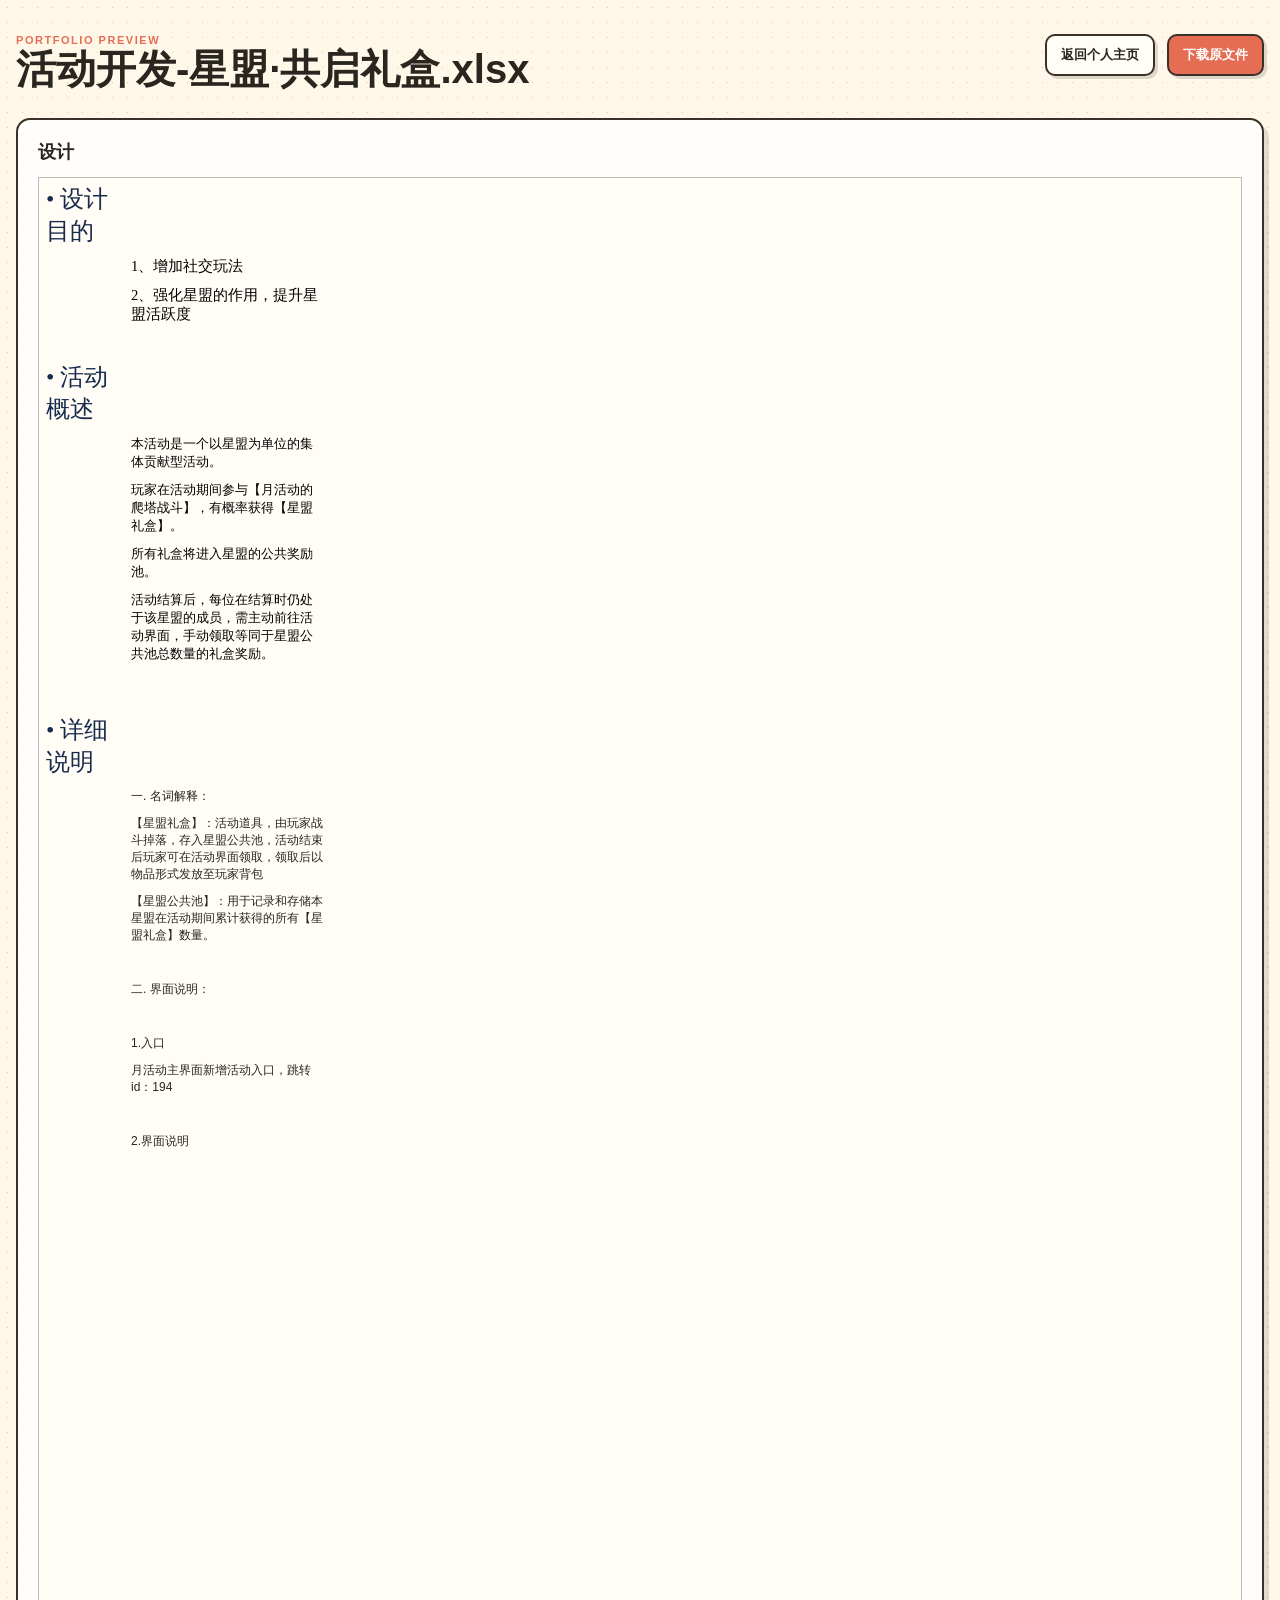
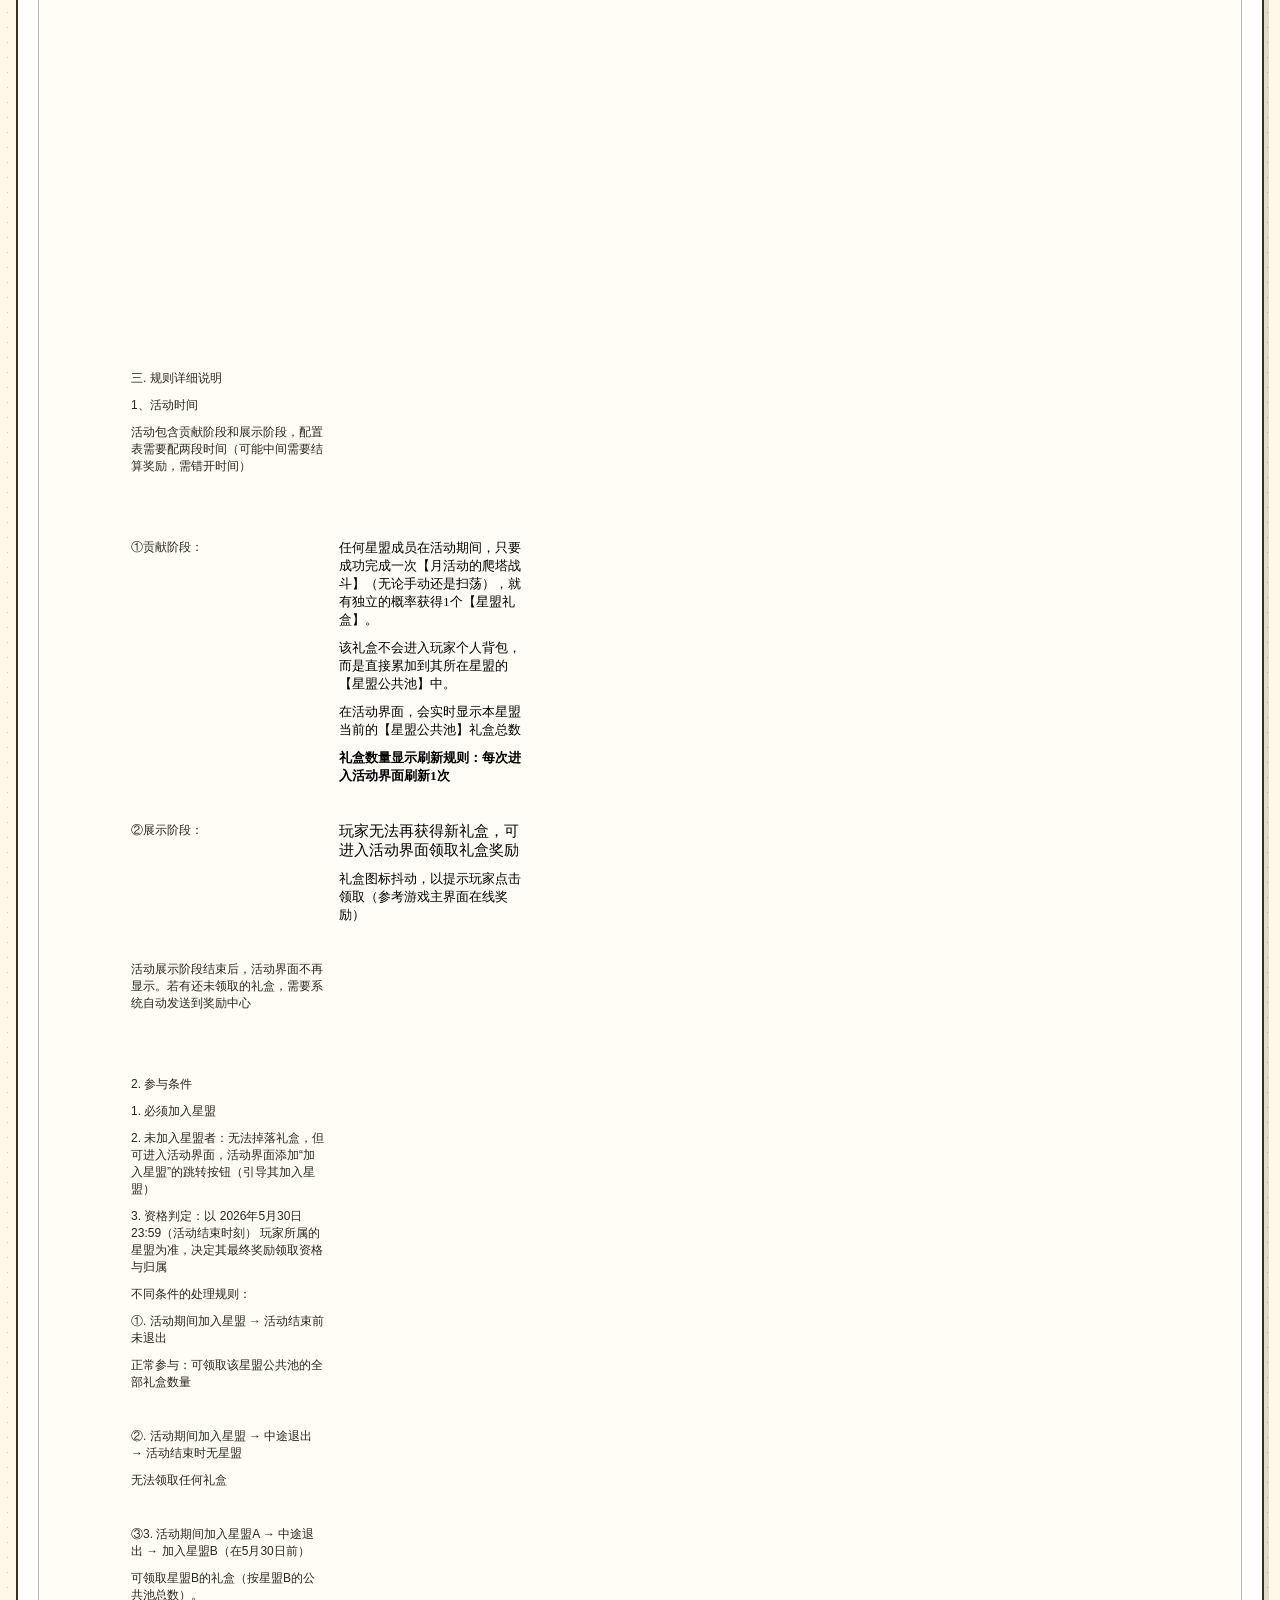
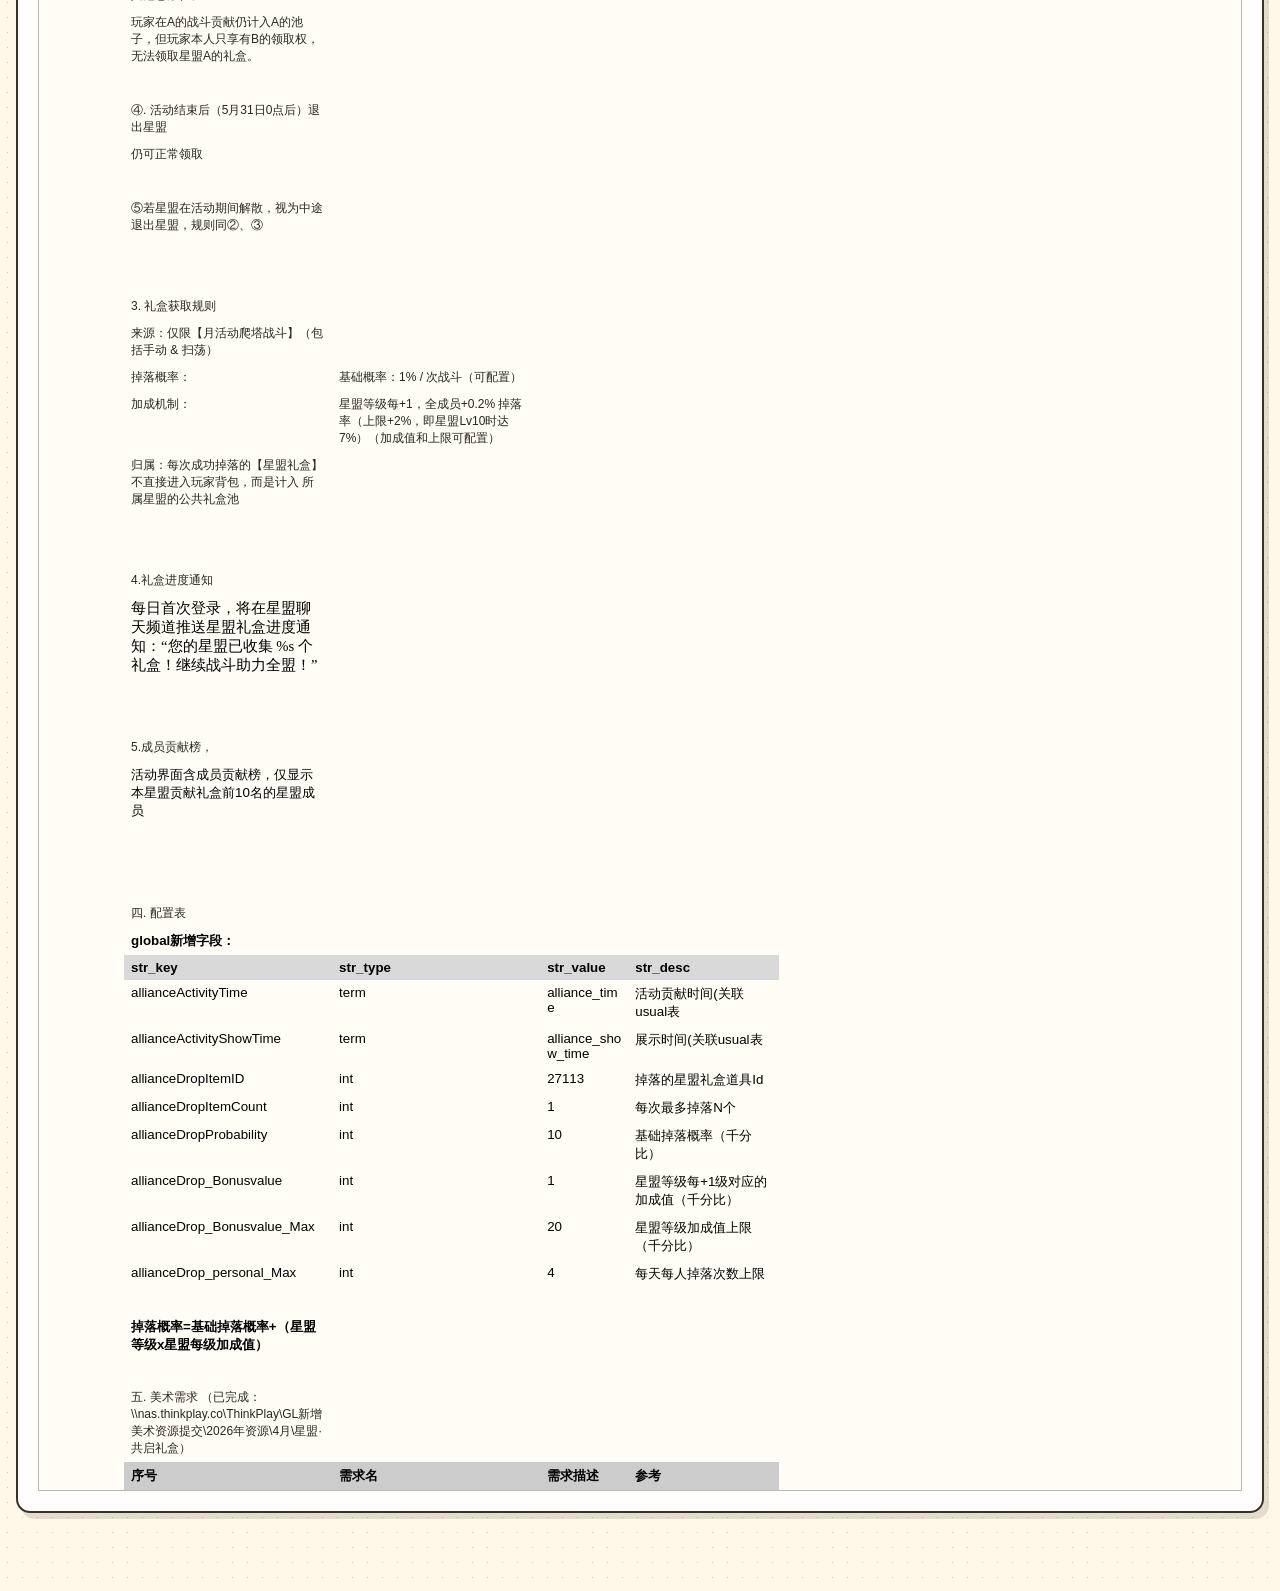
<file: 预览/活动开发-星盟-共启礼盒.xlsx.html>
<!doctype html><html lang="zh-CN"><head><meta charset="utf-8"><meta name="viewport" content="width=device-width,initial-scale=1"><title>活动开发-星盟·共启礼盒.xlsx - 在线预览</title><style>:root{--bg:#fff8e9;--ink:#29251f;--line:#393128;--accent:#e56d53}*{box-sizing:border-box}body{margin:0;background:var(--bg);color:var(--ink);font-family:"Segoe Print","Comic Sans MS","Microsoft YaHei",sans-serif;background-image:radial-gradient(#d9c9a8 .7px,transparent .7px);background-size:15px 15px}main{width:min(1360px,calc(100% - 32px));margin:auto;padding:34px 0 60px}header{display:flex;justify-content:space-between;align-items:start;gap:18px;margin-bottom:26px}h1{margin:0;font-size:clamp(24px,5vw,40px);line-height:1.15}.eyebrow{color:var(--accent);font-size:11px;font-weight:800;letter-spacing:.14em}.actions{display:flex;gap:12px;flex-wrap:wrap;justify-content:flex-end}.button{display:inline-block;padding:10px 14px;border:2px solid var(--line);border-radius:10px;background:#fffdf5;color:var(--ink);text-decoration:none;font-size:13px;font-weight:700;box-shadow:3px 3px 0 #0002}.primary{background:var(--accent);color:white}section{margin:18px 0;padding:20px;border:2px solid var(--line);border-radius:14px;background:#ffffffdc;box-shadow:5px 6px 0 #39312824}h2{margin:0 0 13px;font-size:18px}.table-wrap{overflow:auto;border:1px solid #39312855;background:#fffdf5}table{border-collapse:collapse;min-width:780px;font-family:Arial,"Microsoft YaHei",sans-serif;font-size:12px;table-layout:auto}td{padding:5px 7px;min-width:42px;max-width:360px;vertical-align:top;white-space:pre-wrap;word-break:break-word}@media(max-width:640px){header{display:block}.actions{justify-content:flex-start;margin-top:14px}main{width:calc(100% - 20px)}section{padding:14px}}</style></head><body><main><header><div><div class="eyebrow">PORTFOLIO PREVIEW</div><h1>活动开发-星盟·共启礼盒.xlsx</h1></div><div class="actions"><a class="button" href="../index.html">返回个人主页</a><a class="button primary" href="../个人作品集/活动开发-星盟·共启礼盒.xlsx" download>下载原文件</a></div></header><section><h2>设计</h2><div class="table-wrap"><table><tr style="height:27.8pt"><td style="font-family:微软雅黑;font-size:18pt;color:#172B4D;background:transparent">• 设计目的</td><td style="font-family:微软雅黑;font-size:20pt;color:#172B4D;background:transparent" data-width="28.43">&nbsp;</td><td style="font-family:等线;font-size:11pt;color:#000000;background:transparent">&nbsp;</td><td style="font-family:等线;font-size:11pt;color:#000000;background:transparent" data-width="20.71">&nbsp;</td><td style="font-family:等线;font-size:11pt;color:#000000;background:transparent" data-width="40.86">&nbsp;</td><td style="font-family:等线;font-size:11pt;color:#000000;background:transparent">&nbsp;</td><td style="font-family:等线;font-size:11pt;color:#000000;background:transparent">&nbsp;</td><td style="font-family:等线;font-size:11pt;color:#000000;background:transparent">&nbsp;</td><td style="font-family:等线;font-size:11pt;color:#000000;background:transparent">&nbsp;</td><td style="font-family:等线;font-size:11pt;color:#000000;background:transparent">&nbsp;</td><td style="font-family:等线;font-size:11pt;color:#000000;background:transparent">&nbsp;</td><td style="font-family:等线;font-size:11pt;color:#000000;background:transparent">&nbsp;</td><td style="font-family:等线;font-size:11pt;color:#000000;background:transparent">&nbsp;</td><td style="font-family:等线;font-size:11pt;color:#000000;background:transparent">&nbsp;</td><td style="font-family:等线;font-size:11pt;color:#000000;background:transparent">&nbsp;</td><td style="font-family:等线;font-size:11pt;color:#000000;background:transparent">&nbsp;</td></tr><tr style="height:14.2pt"><td style="font-family:等线;font-size:11pt;color:#000000;background:transparent">&nbsp;</td><td style="font-family:等线;font-size:11pt;color:#000000;background:transparent" data-width="28.43" colspan="3">1、增加社交玩法</td><td style="font-family:等线;font-size:11pt;color:#000000;background:transparent" data-width="40.86">&nbsp;</td><td style="font-family:等线;font-size:11pt;color:#000000;background:transparent">&nbsp;</td><td style="font-family:等线;font-size:11pt;color:#000000;background:transparent">&nbsp;</td><td style="font-family:等线;font-size:11pt;color:#000000;background:transparent">&nbsp;</td><td style="font-family:等线;font-size:11pt;color:#000000;background:transparent">&nbsp;</td><td style="font-family:等线;font-size:11pt;color:#000000;background:transparent">&nbsp;</td><td style="font-family:等线;font-size:11pt;color:#000000;background:transparent">&nbsp;</td><td style="font-family:等线;font-size:11pt;color:#000000;background:transparent">&nbsp;</td><td style="font-family:等线;font-size:11pt;color:#000000;background:transparent">&nbsp;</td><td style="font-family:等线;font-size:11pt;color:#000000;background:transparent">&nbsp;</td><td style="font-family:等线;font-size:11pt;color:#000000;background:transparent">&nbsp;</td><td style="font-family:等线;font-size:11pt;color:#000000;background:transparent">&nbsp;</td></tr><tr style="height:14.2pt"><td style="font-family:等线;font-size:11pt;color:#000000;background:transparent">&nbsp;</td><td style="font-family:等线;font-size:11pt;color:#000000;background:transparent" data-width="28.43">2、强化星盟的作用，提升星盟活跃度</td><td style="font-family:等线;font-size:11pt;color:#000000;background:transparent">&nbsp;</td><td style="font-family:等线;font-size:11pt;color:#000000;background:transparent" data-width="20.71">&nbsp;</td><td style="font-family:等线;font-size:11pt;color:#000000;background:transparent" data-width="40.86">&nbsp;</td><td style="font-family:等线;font-size:11pt;color:#000000;background:transparent">&nbsp;</td><td style="font-family:等线;font-size:11pt;color:#000000;background:transparent">&nbsp;</td><td style="font-family:等线;font-size:11pt;color:#000000;background:transparent">&nbsp;</td><td style="font-family:等线;font-size:11pt;color:#000000;background:transparent">&nbsp;</td><td style="font-family:等线;font-size:11pt;color:#000000;background:transparent">&nbsp;</td><td style="font-family:等线;font-size:11pt;color:#000000;background:transparent">&nbsp;</td><td style="font-family:等线;font-size:11pt;color:#000000;background:transparent">&nbsp;</td><td style="font-family:等线;font-size:11pt;color:#000000;background:transparent">&nbsp;</td><td style="font-family:等线;font-size:11pt;color:#000000;background:transparent">&nbsp;</td><td style="font-family:等线;font-size:11pt;color:#000000;background:transparent">&nbsp;</td><td style="font-family:等线;font-size:11pt;color:#000000;background:transparent">&nbsp;</td></tr><tr style="height:14.2pt"><td style="font-family:等线;font-size:11pt;color:#000000;background:transparent">&nbsp;</td><td style="font-family:等线;font-size:11pt;color:#000000;background:transparent" data-width="28.43">&nbsp;</td><td style="font-family:等线;font-size:11pt;color:#000000;background:transparent">&nbsp;</td><td style="font-family:等线;font-size:11pt;color:#000000;background:transparent" data-width="20.71">&nbsp;</td><td style="font-family:等线;font-size:11pt;color:#000000;background:transparent" data-width="40.86">&nbsp;</td><td style="font-family:等线;font-size:11pt;color:#000000;background:transparent">&nbsp;</td><td style="font-family:等线;font-size:11pt;color:#000000;background:transparent">&nbsp;</td><td style="font-family:等线;font-size:11pt;color:#000000;background:transparent">&nbsp;</td><td style="font-family:等线;font-size:11pt;color:#000000;background:transparent">&nbsp;</td><td style="font-family:等线;font-size:11pt;color:#000000;background:transparent">&nbsp;</td><td style="font-family:等线;font-size:11pt;color:#000000;background:transparent">&nbsp;</td><td style="font-family:等线;font-size:11pt;color:#000000;background:transparent">&nbsp;</td><td style="font-family:等线;font-size:11pt;color:#000000;background:transparent">&nbsp;</td><td style="font-family:等线;font-size:11pt;color:#000000;background:transparent">&nbsp;</td><td style="font-family:等线;font-size:11pt;color:#000000;background:transparent">&nbsp;</td><td style="font-family:等线;font-size:11pt;color:#000000;background:transparent">&nbsp;</td></tr><tr style="height:27.8pt"><td style="font-family:微软雅黑;font-size:18pt;color:#172B4D;background:transparent">• 活动概述</td><td style="font-family:微软雅黑;font-size:20pt;color:#172B4D;background:transparent" data-width="28.43">&nbsp;</td><td style="font-family:等线;font-size:11pt;color:#000000;background:transparent">&nbsp;</td><td style="font-family:等线;font-size:11pt;color:#000000;background:transparent" data-width="20.71">&nbsp;</td><td style="font-family:等线;font-size:11pt;color:#000000;background:transparent" data-width="40.86">&nbsp;</td><td style="font-family:等线;font-size:11pt;color:#000000;background:transparent">&nbsp;</td><td style="font-family:等线;font-size:11pt;color:#000000;background:transparent">&nbsp;</td><td style="font-family:等线;font-size:11pt;color:#000000;background:transparent">&nbsp;</td><td style="font-family:等线;font-size:11pt;color:#000000;background:transparent">&nbsp;</td><td style="font-family:等线;font-size:11pt;color:#000000;background:transparent">&nbsp;</td><td style="font-family:等线;font-size:11pt;color:#000000;background:transparent">&nbsp;</td><td style="font-family:等线;font-size:11pt;color:#000000;background:transparent">&nbsp;</td><td style="font-family:等线;font-size:11pt;color:#000000;background:transparent">&nbsp;</td><td style="font-family:等线;font-size:11pt;color:#000000;background:transparent">&nbsp;</td><td style="font-family:等线;font-size:11pt;color:#000000;background:transparent">&nbsp;</td><td style="font-family:等线;font-size:11pt;color:#000000;background:transparent">&nbsp;</td></tr><tr style="height:27.8pt"><td style="font-family:微软雅黑;font-size:20pt;color:#172B4D;background:transparent">&nbsp;</td><td style="font-family:Arial;font-size:10pt;color:#000000;background:transparent" data-width="28.43">本活动是一个以星盟为单位的集体贡献型活动。</td><td style="font-family:等线;font-size:11pt;color:#000000;background:transparent">&nbsp;</td><td style="font-family:等线;font-size:11pt;color:#000000;background:transparent" data-width="20.71">&nbsp;</td><td style="font-family:等线;font-size:11pt;color:#000000;background:transparent" data-width="40.86">&nbsp;</td><td style="font-family:等线;font-size:11pt;color:#000000;background:transparent">&nbsp;</td><td style="font-family:等线;font-size:11pt;color:#000000;background:transparent">&nbsp;</td><td style="font-family:等线;font-size:11pt;color:#000000;background:transparent">&nbsp;</td><td style="font-family:等线;font-size:11pt;color:#000000;background:transparent">&nbsp;</td><td style="font-family:等线;font-size:11pt;color:#000000;background:transparent">&nbsp;</td><td style="font-family:等线;font-size:11pt;color:#000000;background:transparent">&nbsp;</td><td style="font-family:等线;font-size:11pt;color:#000000;background:transparent">&nbsp;</td><td style="font-family:等线;font-size:11pt;color:#000000;background:transparent">&nbsp;</td><td style="font-family:等线;font-size:11pt;color:#000000;background:transparent">&nbsp;</td><td style="font-family:等线;font-size:11pt;color:#000000;background:transparent">&nbsp;</td><td style="font-family:等线;font-size:11pt;color:#000000;background:transparent">&nbsp;</td></tr><tr style="height:27.8pt"><td style="font-family:微软雅黑;font-size:20pt;color:#172B4D;background:transparent">&nbsp;</td><td style="font-family:Arial;font-size:10pt;color:#000000;background:transparent" data-width="28.43">玩家在活动期间参与【月活动的爬塔战斗】，有概率获得【星盟礼盒】。</td><td style="font-family:等线;font-size:11pt;color:#000000;background:transparent">&nbsp;</td><td style="font-family:等线;font-size:11pt;color:#000000;background:transparent" data-width="20.71">&nbsp;</td><td style="font-family:等线;font-size:11pt;color:#000000;background:transparent" data-width="40.86">&nbsp;</td><td style="font-family:等线;font-size:11pt;color:#000000;background:transparent">&nbsp;</td><td style="font-family:等线;font-size:11pt;color:#000000;background:transparent">&nbsp;</td><td style="font-family:等线;font-size:11pt;color:#000000;background:transparent">&nbsp;</td><td style="font-family:等线;font-size:11pt;color:#000000;background:transparent">&nbsp;</td><td style="font-family:等线;font-size:11pt;color:#000000;background:transparent">&nbsp;</td><td style="font-family:等线;font-size:11pt;color:#000000;background:transparent">&nbsp;</td><td style="font-family:等线;font-size:11pt;color:#000000;background:transparent">&nbsp;</td><td style="font-family:等线;font-size:11pt;color:#000000;background:transparent">&nbsp;</td><td style="font-family:等线;font-size:11pt;color:#000000;background:transparent">&nbsp;</td><td style="font-family:等线;font-size:11pt;color:#000000;background:transparent">&nbsp;</td><td style="font-family:等线;font-size:11pt;color:#000000;background:transparent">&nbsp;</td></tr><tr style="height:27.8pt"><td style="font-family:微软雅黑;font-size:20pt;color:#172B4D;background:transparent">&nbsp;</td><td style="font-family:Arial;font-size:10pt;color:#000000;background:transparent" data-width="28.43">所有礼盒将进入星盟的公共奖励池。</td><td style="font-family:等线;font-size:11pt;color:#000000;background:transparent">&nbsp;</td><td style="font-family:等线;font-size:11pt;color:#000000;background:transparent" data-width="20.71">&nbsp;</td><td style="font-family:等线;font-size:11pt;color:#000000;background:transparent" data-width="40.86">&nbsp;</td><td style="font-family:等线;font-size:11pt;color:#000000;background:transparent">&nbsp;</td><td style="font-family:等线;font-size:11pt;color:#000000;background:transparent">&nbsp;</td><td style="font-family:等线;font-size:11pt;color:#000000;background:transparent">&nbsp;</td><td style="font-family:等线;font-size:11pt;color:#000000;background:transparent">&nbsp;</td><td style="font-family:等线;font-size:11pt;color:#000000;background:transparent">&nbsp;</td><td style="font-family:等线;font-size:11pt;color:#000000;background:transparent">&nbsp;</td><td style="font-family:等线;font-size:11pt;color:#000000;background:transparent">&nbsp;</td><td style="font-family:等线;font-size:11pt;color:#000000;background:transparent">&nbsp;</td><td style="font-family:等线;font-size:11pt;color:#000000;background:transparent">&nbsp;</td><td style="font-family:等线;font-size:11pt;color:#000000;background:transparent">&nbsp;</td><td style="font-family:等线;font-size:11pt;color:#000000;background:transparent">&nbsp;</td></tr><tr style="height:27.8pt"><td style="font-family:微软雅黑;font-size:20pt;color:#172B4D;background:transparent">&nbsp;</td><td style="font-family:Arial;font-size:10pt;color:#000000;background:transparent" data-width="28.43">活动结算后，每位在结算时仍处于该星盟的成员，需主动前往活动界面，手动领取等同于星盟公共池总数量的礼盒奖励。</td><td style="font-family:等线;font-size:11pt;color:#000000;background:transparent">&nbsp;</td><td style="font-family:等线;font-size:11pt;color:#000000;background:transparent" data-width="20.71">&nbsp;</td><td style="font-family:等线;font-size:11pt;color:#000000;background:transparent" data-width="40.86">&nbsp;</td><td style="font-family:等线;font-size:11pt;color:#000000;background:transparent">&nbsp;</td><td style="font-family:等线;font-size:11pt;color:#000000;background:transparent">&nbsp;</td><td style="font-family:等线;font-size:11pt;color:#000000;background:transparent">&nbsp;</td><td style="font-family:Arial;font-size:10pt;color:#000000;background:transparent">&nbsp;</td><td style="font-family:等线;font-size:11pt;color:#000000;background:transparent">&nbsp;</td><td style="font-family:等线;font-size:11pt;color:#000000;background:transparent">&nbsp;</td><td style="font-family:等线;font-size:11pt;color:#000000;background:transparent">&nbsp;</td><td style="font-family:等线;font-size:11pt;color:#000000;background:transparent">&nbsp;</td><td style="font-family:等线;font-size:11pt;color:#000000;background:transparent">&nbsp;</td><td style="font-family:等线;font-size:11pt;color:#000000;background:transparent">&nbsp;</td><td style="font-family:等线;font-size:11pt;color:#000000;background:transparent">&nbsp;</td></tr><tr style="height:27.8pt"><td style="font-family:微软雅黑;font-size:18pt;color:#172B4D;background:transparent">&nbsp;</td><td style="font-family:微软雅黑;font-size:20pt;color:#172B4D;background:transparent" data-width="28.43">&nbsp;</td><td style="font-family:等线;font-size:11pt;color:#000000;background:transparent">&nbsp;</td><td style="font-family:等线;font-size:11pt;color:#000000;background:transparent" data-width="20.71">&nbsp;</td><td style="font-family:等线;font-size:11pt;color:#000000;background:transparent" data-width="40.86">&nbsp;</td><td style="font-family:等线;font-size:11pt;color:#000000;background:transparent">&nbsp;</td><td style="font-family:等线;font-size:11pt;color:#000000;background:transparent">&nbsp;</td><td style="font-family:等线;font-size:11pt;color:#000000;background:transparent">&nbsp;</td><td style="font-family:Arial;font-size:10pt;color:#000000;background:transparent">&nbsp;</td><td style="font-family:等线;font-size:11pt;color:#000000;background:transparent">&nbsp;</td><td style="font-family:等线;font-size:11pt;color:#000000;background:transparent">&nbsp;</td><td style="font-family:等线;font-size:11pt;color:#000000;background:transparent">&nbsp;</td><td style="font-family:等线;font-size:11pt;color:#000000;background:transparent">&nbsp;</td><td style="font-family:等线;font-size:11pt;color:#000000;background:transparent">&nbsp;</td><td style="font-family:等线;font-size:11pt;color:#000000;background:transparent">&nbsp;</td><td style="font-family:等线;font-size:11pt;color:#000000;background:transparent">&nbsp;</td></tr><tr style="height:27.8pt"><td style="font-family:微软雅黑;font-size:18pt;color:#172B4D;background:transparent">• 详细说明</td><td style="font-family:微软雅黑;font-size:20pt;color:#172B4D;background:transparent" data-width="28.43">&nbsp;</td><td style="font-family:等线;font-size:11pt;color:#000000;background:transparent">&nbsp;</td><td style="font-family:等线;font-size:11pt;color:#000000;background:transparent" data-width="20.71">&nbsp;</td><td style="font-family:等线;font-size:11pt;color:#000000;background:transparent" data-width="40.86">&nbsp;</td><td style="font-family:等线;font-size:11pt;color:#000000;background:transparent">&nbsp;</td><td style="font-family:等线;font-size:11pt;color:#000000;background:transparent">&nbsp;</td><td style="font-family:等线;font-size:11pt;color:#000000;background:transparent">&nbsp;</td><td style="font-family:微软雅黑;font-size:10pt;color:#172B4D;background:transparent">&nbsp;</td><td style="font-family:等线;font-size:11pt;color:#000000;background:transparent">&nbsp;</td><td style="font-family:等线;font-size:11pt;color:#000000;background:transparent">&nbsp;</td><td style="font-family:等线;font-size:11pt;color:#000000;background:transparent">&nbsp;</td><td style="font-family:等线;font-size:11pt;color:#000000;background:transparent">&nbsp;</td><td style="font-family:等线;font-size:11pt;color:#000000;background:transparent">&nbsp;</td><td style="font-family:等线;font-size:11pt;color:#000000;background:transparent">&nbsp;</td><td style="font-family:等线;font-size:11pt;color:#000000;background:transparent">&nbsp;</td></tr><tr style="height:14.2pt"><td style="font-family:等线;font-size:11pt;color:#000000;background:transparent">&nbsp;</td><td style="font-family:"Microsoft YaHei";font-size:10pt;color:#060A26;background:#FFFFFF;font-weight:700;text-align:left" data-width="28.43">一. 名词解释：</td><td style="font-family:等线;font-size:11pt;color:#000000;background:transparent;font-weight:700;text-align:left">&nbsp;</td><td style="font-family:等线;font-size:11pt;color:#FF0000;background:transparent" data-width="20.71">&nbsp;</td><td style="font-family:等线;font-size:11pt;color:#FF0000;background:transparent" data-width="40.86">&nbsp;</td><td style="font-family:等线;font-size:11pt;color:#FF0000;background:transparent">&nbsp;</td><td style="font-family:等线;font-size:11pt;color:#FF0000;background:transparent">&nbsp;</td><td style="font-family:等线;font-size:11pt;color:#000000;background:transparent">&nbsp;</td><td style="font-family:等线;font-size:11pt;color:#000000;background:transparent">&nbsp;</td><td style="font-family:等线;font-size:11pt;color:#000000;background:transparent">&nbsp;</td><td style="font-family:等线;font-size:11pt;color:#000000;background:transparent">&nbsp;</td><td style="font-family:等线;font-size:11pt;color:#000000;background:transparent">&nbsp;</td><td style="font-family:等线;font-size:11pt;color:#000000;background:transparent">&nbsp;</td><td style="font-family:等线;font-size:11pt;color:#000000;background:transparent">&nbsp;</td><td style="font-family:等线;font-size:11pt;color:#000000;background:transparent">&nbsp;</td><td style="font-family:等线;font-size:11pt;color:#000000;background:transparent">&nbsp;</td></tr><tr style="height:14.2pt"><td style="font-family:等线;font-size:11pt;color:#000000;background:transparent">&nbsp;</td><td style="font-family:"Microsoft YaHei";font-size:10pt;color:#060A26;background:#FFFFFF;text-align:left" data-width="28.43">【星盟礼盒】：活动道具，由玩家战斗掉落，存入星盟公共池，活动结束后玩家可在活动界面领取，领取后以物品形式发放至玩家背包</td><td style="font-family:等线;font-size:11pt;color:#000000;background:transparent;font-weight:700;text-align:left">&nbsp;</td><td style="font-family:等线;font-size:11pt;color:#FF0000;background:transparent" data-width="20.71">&nbsp;</td><td style="font-family:等线;font-size:11pt;color:#FF0000;background:transparent" data-width="40.86">&nbsp;</td><td style="font-family:等线;font-size:11pt;color:#FF0000;background:transparent">&nbsp;</td><td style="font-family:等线;font-size:11pt;color:#FF0000;background:transparent">&nbsp;</td><td style="font-family:等线;font-size:11pt;color:#000000;background:transparent">&nbsp;</td><td style="font-family:等线;font-size:11pt;color:#000000;background:transparent">&nbsp;</td><td style="font-family:等线;font-size:11pt;color:#000000;background:transparent">&nbsp;</td><td style="font-family:等线;font-size:11pt;color:#000000;background:transparent">&nbsp;</td><td style="font-family:等线;font-size:11pt;color:#000000;background:transparent">&nbsp;</td><td style="font-family:等线;font-size:11pt;color:#000000;background:transparent">&nbsp;</td><td style="font-family:等线;font-size:11pt;color:#000000;background:transparent">&nbsp;</td><td style="font-family:等线;font-size:11pt;color:#000000;background:transparent">&nbsp;</td><td style="font-family:等线;font-size:11pt;color:#000000;background:transparent">&nbsp;</td></tr><tr style="height:14.2pt"><td style="font-family:等线;font-size:11pt;color:#000000;background:transparent">&nbsp;</td><td style="font-family:"Microsoft YaHei";font-size:10pt;color:#060A26;background:#FFFFFF;text-align:left" data-width="28.43">【星盟公共池】：用于记录和存储本星盟在活动期间累计获得的所有【星盟礼盒】数量。</td><td style="font-family:等线;font-size:11pt;color:#000000;background:transparent;font-weight:700;text-align:left">&nbsp;</td><td style="font-family:等线;font-size:11pt;color:#FF0000;background:transparent" data-width="20.71">&nbsp;</td><td style="font-family:等线;font-size:11pt;color:#FF0000;background:transparent" data-width="40.86">&nbsp;</td><td style="font-family:等线;font-size:11pt;color:#FF0000;background:transparent">&nbsp;</td><td style="font-family:等线;font-size:11pt;color:#FF0000;background:transparent">&nbsp;</td><td style="font-family:等线;font-size:11pt;color:#000000;background:transparent">&nbsp;</td><td style="font-family:等线;font-size:11pt;color:#000000;background:transparent">&nbsp;</td><td style="font-family:等线;font-size:11pt;color:#000000;background:transparent">&nbsp;</td><td style="font-family:等线;font-size:11pt;color:#000000;background:transparent">&nbsp;</td><td style="font-family:等线;font-size:11pt;color:#000000;background:transparent">&nbsp;</td><td style="font-family:等线;font-size:11pt;color:#000000;background:transparent">&nbsp;</td><td style="font-family:等线;font-size:11pt;color:#000000;background:transparent">&nbsp;</td><td style="font-family:等线;font-size:11pt;color:#000000;background:transparent">&nbsp;</td><td style="font-family:等线;font-size:11pt;color:#000000;background:transparent">&nbsp;</td></tr><tr style="height:14.2pt"><td style="font-family:等线;font-size:11pt;color:#000000;background:transparent">&nbsp;</td><td style="font-family:Arial;font-size:10pt;color:#000000;background:transparent" data-width="28.43">&nbsp;</td><td style="font-family:等线;font-size:11pt;color:#000000;background:transparent;font-weight:700;text-align:left">&nbsp;</td><td style="font-family:等线;font-size:11pt;color:#FF0000;background:transparent" data-width="20.71">&nbsp;</td><td style="font-family:等线;font-size:11pt;color:#FF0000;background:transparent" data-width="40.86">&nbsp;</td><td style="font-family:等线;font-size:11pt;color:#FF0000;background:transparent">&nbsp;</td><td style="font-family:等线;font-size:11pt;color:#FF0000;background:transparent">&nbsp;</td><td style="font-family:等线;font-size:11pt;color:#000000;background:transparent">&nbsp;</td><td style="font-family:等线;font-size:11pt;color:#000000;background:transparent">&nbsp;</td><td style="font-family:等线;font-size:11pt;color:#000000;background:transparent">&nbsp;</td><td style="font-family:等线;font-size:11pt;color:#000000;background:transparent">&nbsp;</td><td style="font-family:等线;font-size:11pt;color:#000000;background:transparent">&nbsp;</td><td style="font-family:等线;font-size:11pt;color:#000000;background:transparent">&nbsp;</td><td style="font-family:等线;font-size:11pt;color:#000000;background:transparent">&nbsp;</td><td style="font-family:等线;font-size:11pt;color:#000000;background:transparent">&nbsp;</td><td style="font-family:等线;font-size:11pt;color:#000000;background:transparent">&nbsp;</td></tr><tr style="height:15.0pt"><td style="font-family:等线;font-size:11pt;color:#000000;background:transparent">&nbsp;</td><td style="font-family:"Microsoft YaHei";font-size:11pt;color:#060A26;background:#FFFFFF;font-weight:700;text-align:left" data-width="28.43">二. 界面说明：</td><td style="font-family:等线;font-size:11pt;color:#000000;background:transparent;font-weight:700;text-align:left">&nbsp;</td><td style="font-family:等线;font-size:11pt;color:#FF0000;background:transparent" data-width="20.71">&nbsp;</td><td style="font-family:等线;font-size:11pt;color:#FF0000;background:transparent" data-width="40.86">&nbsp;</td><td style="font-family:等线;font-size:11pt;color:#FF0000;background:transparent">&nbsp;</td><td style="font-family:等线;font-size:11pt;color:#FF0000;background:transparent">&nbsp;</td><td style="font-family:等线;font-size:11pt;color:#000000;background:transparent">&nbsp;</td><td style="font-family:等线;font-size:11pt;color:#000000;background:transparent">&nbsp;</td><td style="font-family:等线;font-size:11pt;color:#000000;background:transparent">&nbsp;</td><td style="font-family:等线;font-size:11pt;color:#000000;background:transparent">&nbsp;</td><td style="font-family:等线;font-size:11pt;color:#000000;background:transparent">&nbsp;</td><td style="font-family:等线;font-size:11pt;color:#000000;background:transparent">&nbsp;</td><td style="font-family:等线;font-size:11pt;color:#000000;background:transparent">&nbsp;</td><td style="font-family:等线;font-size:11pt;color:#000000;background:transparent">&nbsp;</td><td style="font-family:等线;font-size:11pt;color:#000000;background:transparent">&nbsp;</td></tr><tr><td style="font-family:等线;font-size:11pt;color:#000000;background:transparent">&nbsp;</td><td style="font-family:"Microsoft YaHei";font-size:12pt;color:#060A26;background:#FFFFFF;font-weight:700;text-align:left" data-width="28.43">&nbsp;</td><td style="font-family:等线;font-size:11pt;color:#000000;background:transparent;font-weight:700;text-align:left">&nbsp;</td><td style="font-family:等线;font-size:11pt;color:#FF0000;background:transparent" data-width="20.71">&nbsp;</td><td style="font-family:等线;font-size:11pt;color:#FF0000;background:transparent" data-width="40.86">&nbsp;</td><td style="font-family:等线;font-size:11pt;color:#FF0000;background:transparent">&nbsp;</td><td style="font-family:等线;font-size:11pt;color:#FF0000;background:transparent">&nbsp;</td><td style="font-family:等线;font-size:11pt;color:#000000;background:transparent">&nbsp;</td><td style="font-family:等线;font-size:11pt;color:#000000;background:transparent">&nbsp;</td><td style="font-family:等线;font-size:11pt;color:#000000;background:transparent">&nbsp;</td><td style="font-family:等线;font-size:11pt;color:#000000;background:transparent">&nbsp;</td><td style="font-family:等线;font-size:11pt;color:#000000;background:transparent">&nbsp;</td><td style="font-family:等线;font-size:11pt;color:#000000;background:transparent">&nbsp;</td><td style="font-family:等线;font-size:11pt;color:#000000;background:transparent">&nbsp;</td><td style="font-family:等线;font-size:11pt;color:#000000;background:transparent">&nbsp;</td><td style="font-family:等线;font-size:11pt;color:#000000;background:transparent">&nbsp;</td></tr><tr style="height:14.2pt"><td style="font-family:等线;font-size:11pt;color:#000000;background:transparent">&nbsp;</td><td style="font-family:"Microsoft YaHei";font-size:11pt;color:#060A26;background:#FFFFFF;text-align:left" data-width="28.43">1.入口</td><td style="font-family:等线;font-size:11pt;color:#000000;background:transparent;font-weight:700;text-align:left">&nbsp;</td><td style="font-family:等线;font-size:11pt;color:#FF0000;background:transparent" data-width="20.71">&nbsp;</td><td style="font-family:等线;font-size:11pt;color:#FF0000;background:transparent" data-width="40.86">&nbsp;</td><td style="font-family:等线;font-size:11pt;color:#FF0000;background:transparent">&nbsp;</td><td style="font-family:等线;font-size:11pt;color:#FF0000;background:transparent">&nbsp;</td><td style="font-family:等线;font-size:11pt;color:#000000;background:transparent">&nbsp;</td><td style="font-family:等线;font-size:11pt;color:#000000;background:transparent">&nbsp;</td><td style="font-family:等线;font-size:11pt;color:#000000;background:transparent">&nbsp;</td><td style="font-family:等线;font-size:11pt;color:#000000;background:transparent">&nbsp;</td><td style="font-family:等线;font-size:11pt;color:#000000;background:transparent">&nbsp;</td><td style="font-family:等线;font-size:11pt;color:#000000;background:transparent">&nbsp;</td><td style="font-family:等线;font-size:11pt;color:#000000;background:transparent">&nbsp;</td><td style="font-family:等线;font-size:11pt;color:#000000;background:transparent">&nbsp;</td><td style="font-family:等线;font-size:11pt;color:#000000;background:transparent">&nbsp;</td></tr><tr style="height:14.2pt"><td style="font-family:等线;font-size:11pt;color:#000000;background:transparent">&nbsp;</td><td style="font-family:"Microsoft YaHei";font-size:10pt;color:#060A26;background:#FFFFFF;text-align:left" data-width="28.43">月活动主界面新增活动入口，跳转id：194</td><td style="font-family:等线;font-size:11pt;color:#000000;background:transparent;font-weight:700;text-align:left">&nbsp;</td><td style="font-family:等线;font-size:11pt;color:#FF0000;background:transparent" data-width="20.71">&nbsp;</td><td style="font-family:等线;font-size:11pt;color:#FF0000;background:transparent" data-width="40.86">&nbsp;</td><td style="font-family:等线;font-size:11pt;color:#FF0000;background:transparent">&nbsp;</td><td style="font-family:等线;font-size:11pt;color:#FF0000;background:transparent">&nbsp;</td><td style="font-family:等线;font-size:11pt;color:#000000;background:transparent">&nbsp;</td><td style="font-family:等线;font-size:11pt;color:#000000;background:transparent">&nbsp;</td><td style="font-family:等线;font-size:11pt;color:#000000;background:transparent">&nbsp;</td><td style="font-family:等线;font-size:11pt;color:#000000;background:transparent">&nbsp;</td><td style="font-family:等线;font-size:11pt;color:#000000;background:transparent">&nbsp;</td><td style="font-family:等线;font-size:11pt;color:#000000;background:transparent">&nbsp;</td><td style="font-family:等线;font-size:11pt;color:#000000;background:transparent">&nbsp;</td><td style="font-family:等线;font-size:11pt;color:#000000;background:transparent">&nbsp;</td><td style="font-family:等线;font-size:11pt;color:#000000;background:transparent">&nbsp;</td></tr><tr style="height:14.2pt"><td style="font-family:等线;font-size:11pt;color:#000000;background:transparent">&nbsp;</td><td style="font-family:"Microsoft YaHei";font-size:10pt;color:#060A26;background:#FFFFFF;text-align:left" data-width="28.43">&nbsp;</td><td style="font-family:等线;font-size:11pt;color:#000000;background:transparent;font-weight:700;text-align:left">&nbsp;</td><td style="font-family:等线;font-size:11pt;color:#FF0000;background:transparent" data-width="20.71">&nbsp;</td><td style="font-family:等线;font-size:11pt;color:#FF0000;background:transparent" data-width="40.86">&nbsp;</td><td style="font-family:等线;font-size:11pt;color:#FF0000;background:transparent">&nbsp;</td><td style="font-family:等线;font-size:11pt;color:#FF0000;background:transparent">&nbsp;</td><td style="font-family:等线;font-size:11pt;color:#000000;background:transparent">&nbsp;</td><td style="font-family:等线;font-size:11pt;color:#000000;background:transparent">&nbsp;</td><td style="font-family:等线;font-size:11pt;color:#000000;background:transparent">&nbsp;</td><td style="font-family:等线;font-size:11pt;color:#000000;background:transparent">&nbsp;</td><td style="font-family:等线;font-size:11pt;color:#000000;background:transparent">&nbsp;</td><td style="font-family:等线;font-size:11pt;color:#000000;background:transparent">&nbsp;</td><td style="font-family:等线;font-size:11pt;color:#000000;background:transparent">&nbsp;</td><td style="font-family:等线;font-size:11pt;color:#000000;background:transparent">&nbsp;</td><td style="font-family:等线;font-size:11pt;color:#000000;background:transparent">&nbsp;</td></tr><tr style="height:14.2pt"><td style="font-family:等线;font-size:11pt;color:#000000;background:transparent">&nbsp;</td><td style="font-family:"Microsoft YaHei";font-size:10pt;color:#060A26;background:#FFFFFF;text-align:left" data-width="28.43">2.界面说明</td><td style="font-family:等线;font-size:11pt;color:#000000;background:transparent;font-weight:700;text-align:left">&nbsp;</td><td style="font-family:等线;font-size:11pt;color:#FF0000;background:transparent" data-width="20.71">&nbsp;</td><td style="font-family:等线;font-size:11pt;color:#FF0000;background:transparent" data-width="40.86">&nbsp;</td><td style="font-family:等线;font-size:11pt;color:#FF0000;background:transparent">&nbsp;</td><td style="font-family:等线;font-size:11pt;color:#FF0000;background:transparent">&nbsp;</td><td style="font-family:等线;font-size:11pt;color:#000000;background:transparent">&nbsp;</td><td style="font-family:等线;font-size:11pt;color:#000000;background:transparent">&nbsp;</td><td style="font-family:等线;font-size:11pt;color:#000000;background:transparent">&nbsp;</td><td style="font-family:等线;font-size:11pt;color:#000000;background:transparent">&nbsp;</td><td style="font-family:等线;font-size:11pt;color:#000000;background:transparent">&nbsp;</td><td style="font-family:等线;font-size:11pt;color:#000000;background:transparent">&nbsp;</td><td style="font-family:等线;font-size:11pt;color:#000000;background:transparent">&nbsp;</td><td style="font-family:等线;font-size:11pt;color:#000000;background:transparent">&nbsp;</td><td style="font-family:等线;font-size:11pt;color:#000000;background:transparent">&nbsp;</td></tr><tr><td style="font-family:等线;font-size:11pt;color:#000000;background:transparent">&nbsp;</td><td style="font-family:"Microsoft YaHei";font-size:12pt;color:#060A26;background:#FFFFFF;font-weight:700;text-align:left" data-width="28.43">&nbsp;</td><td style="font-family:等线;font-size:11pt;color:#000000;background:transparent;font-weight:700;text-align:left">&nbsp;</td><td style="font-family:等线;font-size:11pt;color:#FF0000;background:transparent" data-width="20.71">&nbsp;</td><td style="font-family:等线;font-size:11pt;color:#FF0000;background:transparent" data-width="40.86">&nbsp;</td><td style="font-family:等线;font-size:11pt;color:#FF0000;background:transparent">&nbsp;</td><td style="font-family:等线;font-size:11pt;color:#FF0000;background:transparent">&nbsp;</td><td style="font-family:等线;font-size:11pt;color:#000000;background:transparent">&nbsp;</td><td style="font-family:等线;font-size:11pt;color:#000000;background:transparent">&nbsp;</td><td style="font-family:等线;font-size:11pt;color:#000000;background:transparent">&nbsp;</td><td style="font-family:等线;font-size:11pt;color:#000000;background:transparent">&nbsp;</td><td style="font-family:等线;font-size:11pt;color:#000000;background:transparent">&nbsp;</td><td style="font-family:等线;font-size:11pt;color:#000000;background:transparent">&nbsp;</td><td style="font-family:等线;font-size:11pt;color:#000000;background:transparent">&nbsp;</td><td style="font-family:等线;font-size:11pt;color:#000000;background:transparent">&nbsp;</td><td style="font-family:等线;font-size:11pt;color:#000000;background:transparent">&nbsp;</td></tr><tr><td style="font-family:等线;font-size:11pt;color:#000000;background:transparent">&nbsp;</td><td style="font-family:"Microsoft YaHei";font-size:12pt;color:#060A26;background:#FFFFFF;font-weight:700;text-align:left" data-width="28.43">&nbsp;</td><td style="font-family:等线;font-size:11pt;color:#000000;background:transparent;font-weight:700;text-align:left">&nbsp;</td><td style="font-family:等线;font-size:11pt;color:#FF0000;background:transparent" data-width="20.71">&nbsp;</td><td style="font-family:等线;font-size:11pt;color:#FF0000;background:transparent" data-width="40.86">&nbsp;</td><td style="font-family:等线;font-size:11pt;color:#FF0000;background:transparent">&nbsp;</td><td style="font-family:等线;font-size:11pt;color:#FF0000;background:transparent">&nbsp;</td><td style="font-family:等线;font-size:11pt;color:#000000;background:transparent">&nbsp;</td><td style="font-family:等线;font-size:11pt;color:#000000;background:transparent">&nbsp;</td><td style="font-family:等线;font-size:11pt;color:#000000;background:transparent">&nbsp;</td><td style="font-family:等线;font-size:11pt;color:#000000;background:transparent">&nbsp;</td><td style="font-family:等线;font-size:11pt;color:#000000;background:transparent">&nbsp;</td><td style="font-family:等线;font-size:11pt;color:#000000;background:transparent">&nbsp;</td><td style="font-family:等线;font-size:11pt;color:#000000;background:transparent">&nbsp;</td><td style="font-family:等线;font-size:11pt;color:#000000;background:transparent">&nbsp;</td><td style="font-family:等线;font-size:11pt;color:#000000;background:transparent">&nbsp;</td></tr><tr><td style="font-family:等线;font-size:11pt;color:#000000;background:transparent">&nbsp;</td><td style="font-family:"Microsoft YaHei";font-size:12pt;color:#060A26;background:#FFFFFF;font-weight:700;text-align:left" data-width="28.43">&nbsp;</td><td style="font-family:等线;font-size:11pt;color:#000000;background:transparent;font-weight:700;text-align:left">&nbsp;</td><td style="font-family:等线;font-size:11pt;color:#FF0000;background:transparent" data-width="20.71">&nbsp;</td><td style="font-family:等线;font-size:11pt;color:#FF0000;background:transparent" data-width="40.86">&nbsp;</td><td style="font-family:等线;font-size:11pt;color:#FF0000;background:transparent">&nbsp;</td><td style="font-family:等线;font-size:11pt;color:#FF0000;background:transparent">&nbsp;</td><td style="font-family:等线;font-size:11pt;color:#000000;background:transparent">&nbsp;</td><td style="font-family:等线;font-size:11pt;color:#000000;background:transparent">&nbsp;</td><td style="font-family:等线;font-size:11pt;color:#000000;background:transparent">&nbsp;</td><td style="font-family:等线;font-size:11pt;color:#000000;background:transparent">&nbsp;</td><td style="font-family:等线;font-size:11pt;color:#000000;background:transparent">&nbsp;</td><td style="font-family:等线;font-size:11pt;color:#000000;background:transparent">&nbsp;</td><td style="font-family:等线;font-size:11pt;color:#000000;background:transparent">&nbsp;</td><td style="font-family:等线;font-size:11pt;color:#000000;background:transparent">&nbsp;</td><td style="font-family:等线;font-size:11pt;color:#000000;background:transparent">&nbsp;</td></tr><tr><td style="font-family:等线;font-size:11pt;color:#000000;background:transparent">&nbsp;</td><td style="font-family:"Microsoft YaHei";font-size:12pt;color:#060A26;background:#FFFFFF;font-weight:700;text-align:left" data-width="28.43">&nbsp;</td><td style="font-family:等线;font-size:11pt;color:#000000;background:transparent;font-weight:700;text-align:left">&nbsp;</td><td style="font-family:等线;font-size:11pt;color:#FF0000;background:transparent" data-width="20.71">&nbsp;</td><td style="font-family:等线;font-size:11pt;color:#FF0000;background:transparent" data-width="40.86">&nbsp;</td><td style="font-family:等线;font-size:11pt;color:#FF0000;background:transparent">&nbsp;</td><td style="font-family:等线;font-size:11pt;color:#FF0000;background:transparent">&nbsp;</td><td style="font-family:等线;font-size:11pt;color:#000000;background:transparent">&nbsp;</td><td style="font-family:等线;font-size:11pt;color:#000000;background:transparent">&nbsp;</td><td style="font-family:等线;font-size:11pt;color:#000000;background:transparent">&nbsp;</td><td style="font-family:等线;font-size:11pt;color:#000000;background:transparent">&nbsp;</td><td style="font-family:等线;font-size:11pt;color:#000000;background:transparent">&nbsp;</td><td style="font-family:等线;font-size:11pt;color:#000000;background:transparent">&nbsp;</td><td style="font-family:等线;font-size:11pt;color:#000000;background:transparent">&nbsp;</td><td style="font-family:等线;font-size:11pt;color:#000000;background:transparent">&nbsp;</td><td style="font-family:等线;font-size:11pt;color:#000000;background:transparent">&nbsp;</td></tr><tr><td style="font-family:等线;font-size:11pt;color:#000000;background:transparent">&nbsp;</td><td style="font-family:"Microsoft YaHei";font-size:12pt;color:#060A26;background:#FFFFFF;font-weight:700;text-align:left" data-width="28.43">&nbsp;</td><td style="font-family:等线;font-size:11pt;color:#000000;background:transparent;font-weight:700;text-align:left">&nbsp;</td><td style="font-family:等线;font-size:11pt;color:#FF0000;background:transparent" data-width="20.71">&nbsp;</td><td style="font-family:等线;font-size:11pt;color:#FF0000;background:transparent" data-width="40.86">&nbsp;</td><td style="font-family:等线;font-size:11pt;color:#FF0000;background:transparent">&nbsp;</td><td style="font-family:等线;font-size:11pt;color:#FF0000;background:transparent">&nbsp;</td><td style="font-family:等线;font-size:11pt;color:#000000;background:transparent">&nbsp;</td><td style="font-family:等线;font-size:11pt;color:#000000;background:transparent">&nbsp;</td><td style="font-family:等线;font-size:11pt;color:#000000;background:transparent">&nbsp;</td><td style="font-family:等线;font-size:11pt;color:#000000;background:transparent">&nbsp;</td><td style="font-family:等线;font-size:11pt;color:#000000;background:transparent">&nbsp;</td><td style="font-family:等线;font-size:11pt;color:#000000;background:transparent">&nbsp;</td><td style="font-family:等线;font-size:11pt;color:#000000;background:transparent">&nbsp;</td><td style="font-family:等线;font-size:11pt;color:#000000;background:transparent">&nbsp;</td><td style="font-family:等线;font-size:11pt;color:#000000;background:transparent">&nbsp;</td></tr><tr><td style="font-family:等线;font-size:11pt;color:#000000;background:transparent">&nbsp;</td><td style="font-family:"Microsoft YaHei";font-size:12pt;color:#060A26;background:#FFFFFF;font-weight:700;text-align:left" data-width="28.43">&nbsp;</td><td style="font-family:等线;font-size:11pt;color:#000000;background:transparent;font-weight:700;text-align:left">&nbsp;</td><td style="font-family:等线;font-size:11pt;color:#FF0000;background:transparent" data-width="20.71">&nbsp;</td><td style="font-family:等线;font-size:11pt;color:#FF0000;background:transparent" data-width="40.86">&nbsp;</td><td style="font-family:等线;font-size:11pt;color:#FF0000;background:transparent">&nbsp;</td><td style="font-family:等线;font-size:11pt;color:#FF0000;background:transparent">&nbsp;</td><td style="font-family:等线;font-size:11pt;color:#000000;background:transparent">&nbsp;</td><td style="font-family:等线;font-size:11pt;color:#000000;background:transparent">&nbsp;</td><td style="font-family:等线;font-size:11pt;color:#000000;background:transparent">&nbsp;</td><td style="font-family:等线;font-size:11pt;color:#000000;background:transparent">&nbsp;</td><td style="font-family:等线;font-size:11pt;color:#000000;background:transparent">&nbsp;</td><td style="font-family:等线;font-size:11pt;color:#000000;background:transparent">&nbsp;</td><td style="font-family:等线;font-size:11pt;color:#000000;background:transparent">&nbsp;</td><td style="font-family:等线;font-size:11pt;color:#000000;background:transparent">&nbsp;</td><td style="font-family:等线;font-size:11pt;color:#000000;background:transparent">&nbsp;</td></tr><tr><td style="font-family:等线;font-size:11pt;color:#000000;background:transparent">&nbsp;</td><td style="font-family:"Microsoft YaHei";font-size:12pt;color:#060A26;background:#FFFFFF;font-weight:700;text-align:left" data-width="28.43">&nbsp;</td><td style="font-family:等线;font-size:11pt;color:#000000;background:transparent;font-weight:700;text-align:left">&nbsp;</td><td style="font-family:等线;font-size:11pt;color:#FF0000;background:transparent" data-width="20.71">&nbsp;</td><td style="font-family:等线;font-size:11pt;color:#FF0000;background:transparent" data-width="40.86">&nbsp;</td><td style="font-family:等线;font-size:11pt;color:#FF0000;background:transparent">&nbsp;</td><td style="font-family:等线;font-size:11pt;color:#FF0000;background:transparent">&nbsp;</td><td style="font-family:等线;font-size:11pt;color:#000000;background:transparent">&nbsp;</td><td style="font-family:等线;font-size:11pt;color:#000000;background:transparent">&nbsp;</td><td style="font-family:等线;font-size:11pt;color:#000000;background:transparent">&nbsp;</td><td style="font-family:等线;font-size:11pt;color:#000000;background:transparent">&nbsp;</td><td style="font-family:等线;font-size:11pt;color:#000000;background:transparent">&nbsp;</td><td style="font-family:等线;font-size:11pt;color:#000000;background:transparent">&nbsp;</td><td style="font-family:等线;font-size:11pt;color:#000000;background:transparent">&nbsp;</td><td style="font-family:等线;font-size:11pt;color:#000000;background:transparent">&nbsp;</td><td style="font-family:等线;font-size:11pt;color:#000000;background:transparent">&nbsp;</td></tr><tr><td style="font-family:等线;font-size:11pt;color:#000000;background:transparent">&nbsp;</td><td style="font-family:"Microsoft YaHei";font-size:12pt;color:#060A26;background:#FFFFFF;font-weight:700;text-align:left" data-width="28.43">&nbsp;</td><td style="font-family:等线;font-size:11pt;color:#000000;background:transparent;font-weight:700;text-align:left">&nbsp;</td><td style="font-family:等线;font-size:11pt;color:#FF0000;background:transparent" data-width="20.71">&nbsp;</td><td style="font-family:等线;font-size:11pt;color:#FF0000;background:transparent" data-width="40.86">&nbsp;</td><td style="font-family:等线;font-size:11pt;color:#FF0000;background:transparent">&nbsp;</td><td style="font-family:等线;font-size:11pt;color:#FF0000;background:transparent">&nbsp;</td><td style="font-family:等线;font-size:11pt;color:#000000;background:transparent">&nbsp;</td><td style="font-family:等线;font-size:11pt;color:#000000;background:transparent">&nbsp;</td><td style="font-family:等线;font-size:11pt;color:#000000;background:transparent">&nbsp;</td><td style="font-family:等线;font-size:11pt;color:#000000;background:transparent">&nbsp;</td><td style="font-family:等线;font-size:11pt;color:#000000;background:transparent">&nbsp;</td><td style="font-family:等线;font-size:11pt;color:#000000;background:transparent">&nbsp;</td><td style="font-family:等线;font-size:11pt;color:#000000;background:transparent">&nbsp;</td><td style="font-family:等线;font-size:11pt;color:#000000;background:transparent">&nbsp;</td><td style="font-family:等线;font-size:11pt;color:#000000;background:transparent">&nbsp;</td></tr><tr><td style="font-family:等线;font-size:11pt;color:#000000;background:transparent">&nbsp;</td><td style="font-family:"Microsoft YaHei";font-size:12pt;color:#060A26;background:#FFFFFF;font-weight:700;text-align:left" data-width="28.43">&nbsp;</td><td style="font-family:等线;font-size:11pt;color:#000000;background:transparent;font-weight:700;text-align:left">&nbsp;</td><td style="font-family:等线;font-size:11pt;color:#FF0000;background:transparent" data-width="20.71">&nbsp;</td><td style="font-family:等线;font-size:11pt;color:#FF0000;background:transparent" data-width="40.86">&nbsp;</td><td style="font-family:等线;font-size:11pt;color:#FF0000;background:transparent">&nbsp;</td><td style="font-family:等线;font-size:11pt;color:#FF0000;background:transparent">&nbsp;</td><td style="font-family:等线;font-size:11pt;color:#000000;background:transparent">&nbsp;</td><td style="font-family:等线;font-size:11pt;color:#000000;background:transparent">&nbsp;</td><td style="font-family:等线;font-size:11pt;color:#000000;background:transparent">&nbsp;</td><td style="font-family:等线;font-size:11pt;color:#000000;background:transparent">&nbsp;</td><td style="font-family:等线;font-size:11pt;color:#000000;background:transparent">&nbsp;</td><td style="font-family:等线;font-size:11pt;color:#000000;background:transparent">&nbsp;</td><td style="font-family:等线;font-size:11pt;color:#000000;background:transparent">&nbsp;</td><td style="font-family:等线;font-size:11pt;color:#000000;background:transparent">&nbsp;</td><td style="font-family:等线;font-size:11pt;color:#000000;background:transparent">&nbsp;</td></tr><tr><td style="font-family:等线;font-size:11pt;color:#000000;background:transparent">&nbsp;</td><td style="font-family:"Microsoft YaHei";font-size:12pt;color:#060A26;background:#FFFFFF;font-weight:700;text-align:left" data-width="28.43">&nbsp;</td><td style="font-family:等线;font-size:11pt;color:#000000;background:transparent;font-weight:700;text-align:left">&nbsp;</td><td style="font-family:等线;font-size:11pt;color:#FF0000;background:transparent" data-width="20.71">&nbsp;</td><td style="font-family:等线;font-size:11pt;color:#FF0000;background:transparent" data-width="40.86">&nbsp;</td><td style="font-family:等线;font-size:11pt;color:#FF0000;background:transparent">&nbsp;</td><td style="font-family:等线;font-size:11pt;color:#FF0000;background:transparent">&nbsp;</td><td style="font-family:等线;font-size:11pt;color:#000000;background:transparent">&nbsp;</td><td style="font-family:等线;font-size:11pt;color:#000000;background:transparent">&nbsp;</td><td style="font-family:等线;font-size:11pt;color:#000000;background:transparent">&nbsp;</td><td style="font-family:等线;font-size:11pt;color:#000000;background:transparent">&nbsp;</td><td style="font-family:等线;font-size:11pt;color:#000000;background:transparent">&nbsp;</td><td style="font-family:等线;font-size:11pt;color:#000000;background:transparent">&nbsp;</td><td style="font-family:等线;font-size:11pt;color:#000000;background:transparent">&nbsp;</td><td style="font-family:等线;font-size:11pt;color:#000000;background:transparent">&nbsp;</td><td style="font-family:等线;font-size:11pt;color:#000000;background:transparent">&nbsp;</td></tr><tr><td style="font-family:等线;font-size:11pt;color:#000000;background:transparent">&nbsp;</td><td style="font-family:"Microsoft YaHei";font-size:12pt;color:#060A26;background:#FFFFFF;font-weight:700;text-align:left" data-width="28.43">&nbsp;</td><td style="font-family:等线;font-size:11pt;color:#000000;background:transparent;font-weight:700;text-align:left">&nbsp;</td><td style="font-family:等线;font-size:11pt;color:#FF0000;background:transparent" data-width="20.71">&nbsp;</td><td style="font-family:等线;font-size:11pt;color:#FF0000;background:transparent" data-width="40.86">&nbsp;</td><td style="font-family:等线;font-size:11pt;color:#FF0000;background:transparent">&nbsp;</td><td style="font-family:等线;font-size:11pt;color:#FF0000;background:transparent">&nbsp;</td><td style="font-family:等线;font-size:11pt;color:#000000;background:transparent">&nbsp;</td><td style="font-family:等线;font-size:11pt;color:#000000;background:transparent">&nbsp;</td><td style="font-family:等线;font-size:11pt;color:#000000;background:transparent">&nbsp;</td><td style="font-family:等线;font-size:11pt;color:#000000;background:transparent">&nbsp;</td><td style="font-family:等线;font-size:11pt;color:#000000;background:transparent">&nbsp;</td><td style="font-family:等线;font-size:11pt;color:#000000;background:transparent">&nbsp;</td><td style="font-family:等线;font-size:11pt;color:#000000;background:transparent">&nbsp;</td><td style="font-family:等线;font-size:11pt;color:#000000;background:transparent">&nbsp;</td><td style="font-family:等线;font-size:11pt;color:#000000;background:transparent">&nbsp;</td></tr><tr><td style="font-family:等线;font-size:11pt;color:#000000;background:transparent">&nbsp;</td><td style="font-family:"Microsoft YaHei";font-size:12pt;color:#060A26;background:#FFFFFF;font-weight:700;text-align:left" data-width="28.43">&nbsp;</td><td style="font-family:等线;font-size:11pt;color:#000000;background:transparent;font-weight:700;text-align:left">&nbsp;</td><td style="font-family:等线;font-size:11pt;color:#FF0000;background:transparent" data-width="20.71">&nbsp;</td><td style="font-family:等线;font-size:11pt;color:#FF0000;background:transparent" data-width="40.86">&nbsp;</td><td style="font-family:等线;font-size:11pt;color:#FF0000;background:transparent">&nbsp;</td><td style="font-family:等线;font-size:11pt;color:#FF0000;background:transparent">&nbsp;</td><td style="font-family:等线;font-size:11pt;color:#000000;background:transparent">&nbsp;</td><td style="font-family:等线;font-size:11pt;color:#000000;background:transparent">&nbsp;</td><td style="font-family:等线;font-size:11pt;color:#000000;background:transparent">&nbsp;</td><td style="font-family:等线;font-size:11pt;color:#000000;background:transparent">&nbsp;</td><td style="font-family:等线;font-size:11pt;color:#000000;background:transparent">&nbsp;</td><td style="font-family:等线;font-size:11pt;color:#000000;background:transparent">&nbsp;</td><td style="font-family:等线;font-size:11pt;color:#000000;background:transparent">&nbsp;</td><td style="font-family:等线;font-size:11pt;color:#000000;background:transparent">&nbsp;</td><td style="font-family:等线;font-size:11pt;color:#000000;background:transparent">&nbsp;</td></tr><tr><td style="font-family:等线;font-size:11pt;color:#000000;background:transparent">&nbsp;</td><td style="font-family:"Microsoft YaHei";font-size:12pt;color:#060A26;background:#FFFFFF;font-weight:700;text-align:left" data-width="28.43">&nbsp;</td><td style="font-family:等线;font-size:11pt;color:#000000;background:transparent;font-weight:700;text-align:left">&nbsp;</td><td style="font-family:等线;font-size:11pt;color:#FF0000;background:transparent" data-width="20.71">&nbsp;</td><td style="font-family:等线;font-size:11pt;color:#FF0000;background:transparent" data-width="40.86">&nbsp;</td><td style="font-family:等线;font-size:11pt;color:#FF0000;background:transparent">&nbsp;</td><td style="font-family:等线;font-size:11pt;color:#FF0000;background:transparent">&nbsp;</td><td style="font-family:等线;font-size:11pt;color:#000000;background:transparent">&nbsp;</td><td style="font-family:等线;font-size:11pt;color:#000000;background:transparent">&nbsp;</td><td style="font-family:等线;font-size:11pt;color:#000000;background:transparent">&nbsp;</td><td style="font-family:等线;font-size:11pt;color:#000000;background:transparent">&nbsp;</td><td style="font-family:等线;font-size:11pt;color:#000000;background:transparent">&nbsp;</td><td style="font-family:等线;font-size:11pt;color:#000000;background:transparent">&nbsp;</td><td style="font-family:等线;font-size:11pt;color:#000000;background:transparent">&nbsp;</td><td style="font-family:等线;font-size:11pt;color:#000000;background:transparent">&nbsp;</td><td style="font-family:等线;font-size:11pt;color:#000000;background:transparent">&nbsp;</td></tr><tr><td style="font-family:等线;font-size:11pt;color:#000000;background:transparent">&nbsp;</td><td style="font-family:"Microsoft YaHei";font-size:12pt;color:#060A26;background:#FFFFFF;font-weight:700;text-align:left" data-width="28.43">&nbsp;</td><td style="font-family:等线;font-size:11pt;color:#000000;background:transparent;font-weight:700;text-align:left">&nbsp;</td><td style="font-family:等线;font-size:11pt;color:#FF0000;background:transparent" data-width="20.71">&nbsp;</td><td style="font-family:等线;font-size:11pt;color:#FF0000;background:transparent" data-width="40.86">&nbsp;</td><td style="font-family:等线;font-size:11pt;color:#FF0000;background:transparent">&nbsp;</td><td style="font-family:等线;font-size:11pt;color:#FF0000;background:transparent">&nbsp;</td><td style="font-family:等线;font-size:11pt;color:#000000;background:transparent">&nbsp;</td><td style="font-family:等线;font-size:11pt;color:#000000;background:transparent">&nbsp;</td><td style="font-family:等线;font-size:11pt;color:#000000;background:transparent">&nbsp;</td><td style="font-family:等线;font-size:11pt;color:#000000;background:transparent">&nbsp;</td><td style="font-family:等线;font-size:11pt;color:#000000;background:transparent">&nbsp;</td><td style="font-family:等线;font-size:11pt;color:#000000;background:transparent">&nbsp;</td><td style="font-family:等线;font-size:11pt;color:#000000;background:transparent">&nbsp;</td><td style="font-family:等线;font-size:11pt;color:#000000;background:transparent">&nbsp;</td><td style="font-family:等线;font-size:11pt;color:#000000;background:transparent">&nbsp;</td></tr><tr><td style="font-family:等线;font-size:11pt;color:#000000;background:transparent">&nbsp;</td><td style="font-family:"Microsoft YaHei";font-size:12pt;color:#060A26;background:#FFFFFF;font-weight:700;text-align:left" data-width="28.43">&nbsp;</td><td style="font-family:等线;font-size:11pt;color:#000000;background:transparent;font-weight:700;text-align:left">&nbsp;</td><td style="font-family:等线;font-size:11pt;color:#FF0000;background:transparent" data-width="20.71">&nbsp;</td><td style="font-family:等线;font-size:11pt;color:#FF0000;background:transparent" data-width="40.86">&nbsp;</td><td style="font-family:等线;font-size:11pt;color:#FF0000;background:transparent">&nbsp;</td><td style="font-family:等线;font-size:11pt;color:#FF0000;background:transparent">&nbsp;</td><td style="font-family:等线;font-size:11pt;color:#000000;background:transparent">&nbsp;</td><td style="font-family:等线;font-size:11pt;color:#000000;background:transparent">&nbsp;</td><td style="font-family:等线;font-size:11pt;color:#000000;background:transparent">&nbsp;</td><td style="font-family:等线;font-size:11pt;color:#000000;background:transparent">&nbsp;</td><td style="font-family:等线;font-size:11pt;color:#000000;background:transparent">&nbsp;</td><td style="font-family:等线;font-size:11pt;color:#000000;background:transparent">&nbsp;</td><td style="font-family:等线;font-size:11pt;color:#000000;background:transparent">&nbsp;</td><td style="font-family:等线;font-size:11pt;color:#000000;background:transparent">&nbsp;</td><td style="font-family:等线;font-size:11pt;color:#000000;background:transparent">&nbsp;</td></tr><tr><td style="font-family:等线;font-size:11pt;color:#000000;background:transparent">&nbsp;</td><td style="font-family:"Microsoft YaHei";font-size:12pt;color:#060A26;background:#FFFFFF;font-weight:700;text-align:left" data-width="28.43">&nbsp;</td><td style="font-family:等线;font-size:11pt;color:#000000;background:transparent;font-weight:700;text-align:left">&nbsp;</td><td style="font-family:等线;font-size:11pt;color:#FF0000;background:transparent" data-width="20.71">&nbsp;</td><td style="font-family:等线;font-size:11pt;color:#FF0000;background:transparent" data-width="40.86">&nbsp;</td><td style="font-family:等线;font-size:11pt;color:#FF0000;background:transparent">&nbsp;</td><td style="font-family:等线;font-size:11pt;color:#FF0000;background:transparent">&nbsp;</td><td style="font-family:等线;font-size:11pt;color:#000000;background:transparent">&nbsp;</td><td style="font-family:等线;font-size:11pt;color:#000000;background:transparent">&nbsp;</td><td style="font-family:等线;font-size:11pt;color:#000000;background:transparent">&nbsp;</td><td style="font-family:等线;font-size:11pt;color:#000000;background:transparent">&nbsp;</td><td style="font-family:等线;font-size:11pt;color:#000000;background:transparent">&nbsp;</td><td style="font-family:等线;font-size:11pt;color:#000000;background:transparent">&nbsp;</td><td style="font-family:等线;font-size:11pt;color:#000000;background:transparent">&nbsp;</td><td style="font-family:等线;font-size:11pt;color:#000000;background:transparent">&nbsp;</td><td style="font-family:等线;font-size:11pt;color:#000000;background:transparent">&nbsp;</td></tr><tr><td style="font-family:等线;font-size:11pt;color:#000000;background:transparent">&nbsp;</td><td style="font-family:"Microsoft YaHei";font-size:12pt;color:#060A26;background:#FFFFFF;font-weight:700;text-align:left" data-width="28.43">&nbsp;</td><td style="font-family:等线;font-size:11pt;color:#000000;background:transparent;font-weight:700;text-align:left">&nbsp;</td><td style="font-family:等线;font-size:11pt;color:#FF0000;background:transparent" data-width="20.71">&nbsp;</td><td style="font-family:等线;font-size:11pt;color:#FF0000;background:transparent" data-width="40.86">&nbsp;</td><td style="font-family:等线;font-size:11pt;color:#FF0000;background:transparent">&nbsp;</td><td style="font-family:等线;font-size:11pt;color:#FF0000;background:transparent">&nbsp;</td><td style="font-family:等线;font-size:11pt;color:#000000;background:transparent">&nbsp;</td><td style="font-family:等线;font-size:11pt;color:#000000;background:transparent">&nbsp;</td><td style="font-family:等线;font-size:11pt;color:#000000;background:transparent">&nbsp;</td><td style="font-family:等线;font-size:11pt;color:#000000;background:transparent">&nbsp;</td><td style="font-family:等线;font-size:11pt;color:#000000;background:transparent">&nbsp;</td><td style="font-family:等线;font-size:11pt;color:#000000;background:transparent">&nbsp;</td><td style="font-family:等线;font-size:11pt;color:#000000;background:transparent">&nbsp;</td><td style="font-family:等线;font-size:11pt;color:#000000;background:transparent">&nbsp;</td><td style="font-family:等线;font-size:11pt;color:#000000;background:transparent">&nbsp;</td></tr><tr><td style="font-family:等线;font-size:11pt;color:#000000;background:transparent">&nbsp;</td><td style="font-family:"Microsoft YaHei";font-size:12pt;color:#060A26;background:#FFFFFF;font-weight:700;text-align:left" data-width="28.43">&nbsp;</td><td style="font-family:等线;font-size:11pt;color:#000000;background:transparent;font-weight:700;text-align:left">&nbsp;</td><td style="font-family:等线;font-size:11pt;color:#FF0000;background:transparent" data-width="20.71">&nbsp;</td><td style="font-family:等线;font-size:11pt;color:#FF0000;background:transparent" data-width="40.86">&nbsp;</td><td style="font-family:等线;font-size:11pt;color:#FF0000;background:transparent">&nbsp;</td><td style="font-family:等线;font-size:11pt;color:#FF0000;background:transparent">&nbsp;</td><td style="font-family:等线;font-size:11pt;color:#000000;background:transparent">&nbsp;</td><td style="font-family:等线;font-size:11pt;color:#000000;background:transparent">&nbsp;</td><td style="font-family:等线;font-size:11pt;color:#000000;background:transparent">&nbsp;</td><td style="font-family:等线;font-size:11pt;color:#000000;background:transparent">&nbsp;</td><td style="font-family:等线;font-size:11pt;color:#000000;background:transparent">&nbsp;</td><td style="font-family:等线;font-size:11pt;color:#000000;background:transparent">&nbsp;</td><td style="font-family:等线;font-size:11pt;color:#000000;background:transparent">&nbsp;</td><td style="font-family:等线;font-size:11pt;color:#000000;background:transparent">&nbsp;</td><td style="font-family:等线;font-size:11pt;color:#000000;background:transparent">&nbsp;</td></tr><tr><td style="font-family:等线;font-size:11pt;color:#000000;background:transparent">&nbsp;</td><td style="font-family:"Microsoft YaHei";font-size:12pt;color:#060A26;background:#FFFFFF;font-weight:700;text-align:left" data-width="28.43">&nbsp;</td><td style="font-family:等线;font-size:11pt;color:#000000;background:transparent;font-weight:700;text-align:left">&nbsp;</td><td style="font-family:等线;font-size:11pt;color:#FF0000;background:transparent" data-width="20.71">&nbsp;</td><td style="font-family:等线;font-size:11pt;color:#FF0000;background:transparent" data-width="40.86">&nbsp;</td><td style="font-family:等线;font-size:11pt;color:#FF0000;background:transparent">&nbsp;</td><td style="font-family:等线;font-size:11pt;color:#FF0000;background:transparent">&nbsp;</td><td style="font-family:等线;font-size:11pt;color:#000000;background:transparent">&nbsp;</td><td style="font-family:等线;font-size:11pt;color:#000000;background:transparent">&nbsp;</td><td style="font-family:等线;font-size:11pt;color:#000000;background:transparent">&nbsp;</td><td style="font-family:等线;font-size:11pt;color:#000000;background:transparent">&nbsp;</td><td style="font-family:等线;font-size:11pt;color:#000000;background:transparent">&nbsp;</td><td style="font-family:等线;font-size:11pt;color:#000000;background:transparent">&nbsp;</td><td style="font-family:等线;font-size:11pt;color:#000000;background:transparent">&nbsp;</td><td style="font-family:等线;font-size:11pt;color:#000000;background:transparent">&nbsp;</td><td style="font-family:等线;font-size:11pt;color:#000000;background:transparent">&nbsp;</td></tr><tr><td style="font-family:等线;font-size:11pt;color:#000000;background:transparent">&nbsp;</td><td style="font-family:"Microsoft YaHei";font-size:12pt;color:#060A26;background:#FFFFFF;font-weight:700;text-align:left" data-width="28.43">&nbsp;</td><td style="font-family:等线;font-size:11pt;color:#000000;background:transparent;font-weight:700;text-align:left">&nbsp;</td><td style="font-family:等线;font-size:11pt;color:#FF0000;background:transparent" data-width="20.71">&nbsp;</td><td style="font-family:等线;font-size:11pt;color:#FF0000;background:transparent" data-width="40.86">&nbsp;</td><td style="font-family:等线;font-size:11pt;color:#FF0000;background:transparent">&nbsp;</td><td style="font-family:等线;font-size:11pt;color:#FF0000;background:transparent">&nbsp;</td><td style="font-family:等线;font-size:11pt;color:#000000;background:transparent">&nbsp;</td><td style="font-family:等线;font-size:11pt;color:#000000;background:transparent">&nbsp;</td><td style="font-family:等线;font-size:11pt;color:#000000;background:transparent">&nbsp;</td><td style="font-family:等线;font-size:11pt;color:#000000;background:transparent">&nbsp;</td><td style="font-family:等线;font-size:11pt;color:#000000;background:transparent">&nbsp;</td><td style="font-family:等线;font-size:11pt;color:#000000;background:transparent">&nbsp;</td><td style="font-family:等线;font-size:11pt;color:#000000;background:transparent">&nbsp;</td><td style="font-family:等线;font-size:11pt;color:#000000;background:transparent">&nbsp;</td><td style="font-family:等线;font-size:11pt;color:#000000;background:transparent">&nbsp;</td></tr><tr><td style="font-family:等线;font-size:11pt;color:#000000;background:transparent">&nbsp;</td><td style="font-family:"Microsoft YaHei";font-size:12pt;color:#060A26;background:#FFFFFF;font-weight:700;text-align:left" data-width="28.43">&nbsp;</td><td style="font-family:等线;font-size:11pt;color:#000000;background:transparent;font-weight:700;text-align:left">&nbsp;</td><td style="font-family:等线;font-size:11pt;color:#FF0000;background:transparent" data-width="20.71">&nbsp;</td><td style="font-family:等线;font-size:11pt;color:#FF0000;background:transparent" data-width="40.86">&nbsp;</td><td style="font-family:等线;font-size:11pt;color:#FF0000;background:transparent">&nbsp;</td><td style="font-family:等线;font-size:11pt;color:#FF0000;background:transparent">&nbsp;</td><td style="font-family:等线;font-size:11pt;color:#000000;background:transparent">&nbsp;</td><td style="font-family:等线;font-size:11pt;color:#000000;background:transparent">&nbsp;</td><td style="font-family:等线;font-size:11pt;color:#000000;background:transparent">&nbsp;</td><td style="font-family:等线;font-size:11pt;color:#000000;background:transparent">&nbsp;</td><td style="font-family:等线;font-size:11pt;color:#000000;background:transparent">&nbsp;</td><td style="font-family:等线;font-size:11pt;color:#000000;background:transparent">&nbsp;</td><td style="font-family:等线;font-size:11pt;color:#000000;background:transparent">&nbsp;</td><td style="font-family:等线;font-size:11pt;color:#000000;background:transparent">&nbsp;</td><td style="font-family:等线;font-size:11pt;color:#000000;background:transparent">&nbsp;</td></tr><tr><td style="font-family:等线;font-size:11pt;color:#000000;background:transparent">&nbsp;</td><td style="font-family:"Microsoft YaHei";font-size:12pt;color:#060A26;background:#FFFFFF;font-weight:700;text-align:left" data-width="28.43">&nbsp;</td><td style="font-family:等线;font-size:11pt;color:#000000;background:transparent;font-weight:700;text-align:left">&nbsp;</td><td style="font-family:等线;font-size:11pt;color:#FF0000;background:transparent" data-width="20.71">&nbsp;</td><td style="font-family:等线;font-size:11pt;color:#FF0000;background:transparent" data-width="40.86">&nbsp;</td><td style="font-family:等线;font-size:11pt;color:#FF0000;background:transparent">&nbsp;</td><td style="font-family:等线;font-size:11pt;color:#FF0000;background:transparent">&nbsp;</td><td style="font-family:等线;font-size:11pt;color:#000000;background:transparent">&nbsp;</td><td style="font-family:等线;font-size:11pt;color:#000000;background:transparent">&nbsp;</td><td style="font-family:等线;font-size:11pt;color:#000000;background:transparent">&nbsp;</td><td style="font-family:等线;font-size:11pt;color:#000000;background:transparent">&nbsp;</td><td style="font-family:等线;font-size:11pt;color:#000000;background:transparent">&nbsp;</td><td style="font-family:等线;font-size:11pt;color:#000000;background:transparent">&nbsp;</td><td style="font-family:等线;font-size:11pt;color:#000000;background:transparent">&nbsp;</td><td style="font-family:等线;font-size:11pt;color:#000000;background:transparent">&nbsp;</td><td style="font-family:等线;font-size:11pt;color:#000000;background:transparent">&nbsp;</td></tr><tr><td style="font-family:等线;font-size:11pt;color:#000000;background:transparent">&nbsp;</td><td style="font-family:"Microsoft YaHei";font-size:12pt;color:#060A26;background:#FFFFFF;font-weight:700;text-align:left" data-width="28.43">&nbsp;</td><td style="font-family:等线;font-size:11pt;color:#000000;background:transparent;font-weight:700;text-align:left">&nbsp;</td><td style="font-family:等线;font-size:11pt;color:#FF0000;background:transparent" data-width="20.71">&nbsp;</td><td style="font-family:等线;font-size:11pt;color:#FF0000;background:transparent" data-width="40.86">&nbsp;</td><td style="font-family:等线;font-size:11pt;color:#FF0000;background:transparent">&nbsp;</td><td style="font-family:等线;font-size:11pt;color:#FF0000;background:transparent">&nbsp;</td><td style="font-family:等线;font-size:11pt;color:#000000;background:transparent">&nbsp;</td><td style="font-family:等线;font-size:11pt;color:#000000;background:transparent">&nbsp;</td><td style="font-family:等线;font-size:11pt;color:#000000;background:transparent">&nbsp;</td><td style="font-family:等线;font-size:11pt;color:#000000;background:transparent">&nbsp;</td><td style="font-family:等线;font-size:11pt;color:#000000;background:transparent">&nbsp;</td><td style="font-family:等线;font-size:11pt;color:#000000;background:transparent">&nbsp;</td><td style="font-family:等线;font-size:11pt;color:#000000;background:transparent">&nbsp;</td><td style="font-family:等线;font-size:11pt;color:#000000;background:transparent">&nbsp;</td><td style="font-family:等线;font-size:11pt;color:#000000;background:transparent">&nbsp;</td></tr><tr><td style="font-family:等线;font-size:11pt;color:#000000;background:transparent">&nbsp;</td><td style="font-family:"Microsoft YaHei";font-size:12pt;color:#060A26;background:#FFFFFF;font-weight:700;text-align:left" data-width="28.43">&nbsp;</td><td style="font-family:等线;font-size:11pt;color:#000000;background:transparent;font-weight:700;text-align:left">&nbsp;</td><td style="font-family:等线;font-size:11pt;color:#FF0000;background:transparent" data-width="20.71">&nbsp;</td><td style="font-family:等线;font-size:11pt;color:#FF0000;background:transparent" data-width="40.86">&nbsp;</td><td style="font-family:等线;font-size:11pt;color:#FF0000;background:transparent">&nbsp;</td><td style="font-family:等线;font-size:11pt;color:#FF0000;background:transparent">&nbsp;</td><td style="font-family:等线;font-size:11pt;color:#000000;background:transparent">&nbsp;</td><td style="font-family:等线;font-size:11pt;color:#000000;background:transparent">&nbsp;</td><td style="font-family:等线;font-size:11pt;color:#000000;background:transparent">&nbsp;</td><td style="font-family:等线;font-size:11pt;color:#000000;background:transparent">&nbsp;</td><td style="font-family:等线;font-size:11pt;color:#000000;background:transparent">&nbsp;</td><td style="font-family:等线;font-size:11pt;color:#000000;background:transparent">&nbsp;</td><td style="font-family:等线;font-size:11pt;color:#000000;background:transparent">&nbsp;</td><td style="font-family:等线;font-size:11pt;color:#000000;background:transparent">&nbsp;</td><td style="font-family:等线;font-size:11pt;color:#000000;background:transparent">&nbsp;</td></tr><tr><td style="font-family:等线;font-size:11pt;color:#000000;background:transparent">&nbsp;</td><td style="font-family:"Microsoft YaHei";font-size:12pt;color:#060A26;background:#FFFFFF;font-weight:700;text-align:left" data-width="28.43">&nbsp;</td><td style="font-family:等线;font-size:11pt;color:#000000;background:transparent;font-weight:700;text-align:left">&nbsp;</td><td style="font-family:等线;font-size:11pt;color:#FF0000;background:transparent" data-width="20.71">&nbsp;</td><td style="font-family:等线;font-size:11pt;color:#FF0000;background:transparent" data-width="40.86">&nbsp;</td><td style="font-family:等线;font-size:11pt;color:#FF0000;background:transparent">&nbsp;</td><td style="font-family:等线;font-size:11pt;color:#FF0000;background:transparent">&nbsp;</td><td style="font-family:等线;font-size:11pt;color:#000000;background:transparent">&nbsp;</td><td style="font-family:等线;font-size:11pt;color:#000000;background:transparent">&nbsp;</td><td style="font-family:等线;font-size:11pt;color:#000000;background:transparent">&nbsp;</td><td style="font-family:等线;font-size:11pt;color:#000000;background:transparent">&nbsp;</td><td style="font-family:等线;font-size:11pt;color:#000000;background:transparent">&nbsp;</td><td style="font-family:等线;font-size:11pt;color:#000000;background:transparent">&nbsp;</td><td style="font-family:等线;font-size:11pt;color:#000000;background:transparent">&nbsp;</td><td style="font-family:等线;font-size:11pt;color:#000000;background:transparent">&nbsp;</td><td style="font-family:等线;font-size:11pt;color:#000000;background:transparent">&nbsp;</td></tr><tr><td style="font-family:等线;font-size:11pt;color:#000000;background:transparent">&nbsp;</td><td style="font-family:"Microsoft YaHei";font-size:12pt;color:#060A26;background:#FFFFFF;font-weight:700;text-align:left" data-width="28.43">&nbsp;</td><td style="font-family:等线;font-size:11pt;color:#000000;background:transparent;font-weight:700;text-align:left">&nbsp;</td><td style="font-family:等线;font-size:11pt;color:#FF0000;background:transparent" data-width="20.71">&nbsp;</td><td style="font-family:等线;font-size:11pt;color:#FF0000;background:transparent" data-width="40.86">&nbsp;</td><td style="font-family:等线;font-size:11pt;color:#FF0000;background:transparent">&nbsp;</td><td style="font-family:等线;font-size:11pt;color:#FF0000;background:transparent">&nbsp;</td><td style="font-family:等线;font-size:11pt;color:#000000;background:transparent">&nbsp;</td><td style="font-family:等线;font-size:11pt;color:#000000;background:transparent">&nbsp;</td><td style="font-family:等线;font-size:11pt;color:#000000;background:transparent">&nbsp;</td><td style="font-family:等线;font-size:11pt;color:#000000;background:transparent">&nbsp;</td><td style="font-family:等线;font-size:11pt;color:#000000;background:transparent">&nbsp;</td><td style="font-family:等线;font-size:11pt;color:#000000;background:transparent">&nbsp;</td><td style="font-family:等线;font-size:11pt;color:#000000;background:transparent">&nbsp;</td><td style="font-family:等线;font-size:11pt;color:#000000;background:transparent">&nbsp;</td><td style="font-family:等线;font-size:11pt;color:#000000;background:transparent">&nbsp;</td></tr><tr><td style="font-family:等线;font-size:11pt;color:#000000;background:transparent">&nbsp;</td><td style="font-family:"Microsoft YaHei";font-size:12pt;color:#060A26;background:#FFFFFF;font-weight:700;text-align:left" data-width="28.43">&nbsp;</td><td style="font-family:等线;font-size:11pt;color:#000000;background:transparent;font-weight:700;text-align:left">&nbsp;</td><td style="font-family:等线;font-size:11pt;color:#FF0000;background:transparent" data-width="20.71">&nbsp;</td><td style="font-family:等线;font-size:11pt;color:#FF0000;background:transparent" data-width="40.86">&nbsp;</td><td style="font-family:等线;font-size:11pt;color:#FF0000;background:transparent">&nbsp;</td><td style="font-family:等线;font-size:11pt;color:#FF0000;background:transparent">&nbsp;</td><td style="font-family:等线;font-size:11pt;color:#000000;background:transparent">&nbsp;</td><td style="font-family:等线;font-size:11pt;color:#000000;background:transparent">&nbsp;</td><td style="font-family:等线;font-size:11pt;color:#000000;background:transparent">&nbsp;</td><td style="font-family:等线;font-size:11pt;color:#000000;background:transparent">&nbsp;</td><td style="font-family:等线;font-size:11pt;color:#000000;background:transparent">&nbsp;</td><td style="font-family:等线;font-size:11pt;color:#000000;background:transparent">&nbsp;</td><td style="font-family:等线;font-size:11pt;color:#000000;background:transparent">&nbsp;</td><td style="font-family:等线;font-size:11pt;color:#000000;background:transparent">&nbsp;</td><td style="font-family:等线;font-size:11pt;color:#000000;background:transparent">&nbsp;</td></tr><tr><td style="font-family:等线;font-size:11pt;color:#000000;background:transparent">&nbsp;</td><td style="font-family:"Microsoft YaHei";font-size:12pt;color:#060A26;background:#FFFFFF;font-weight:700;text-align:left" data-width="28.43">&nbsp;</td><td style="font-family:等线;font-size:11pt;color:#000000;background:transparent;font-weight:700;text-align:left">&nbsp;</td><td style="font-family:等线;font-size:11pt;color:#FF0000;background:transparent" data-width="20.71">&nbsp;</td><td style="font-family:等线;font-size:11pt;color:#FF0000;background:transparent" data-width="40.86">&nbsp;</td><td style="font-family:等线;font-size:11pt;color:#FF0000;background:transparent">&nbsp;</td><td style="font-family:等线;font-size:11pt;color:#FF0000;background:transparent">&nbsp;</td><td style="font-family:等线;font-size:11pt;color:#000000;background:transparent">&nbsp;</td><td style="font-family:等线;font-size:11pt;color:#000000;background:transparent">&nbsp;</td><td style="font-family:等线;font-size:11pt;color:#000000;background:transparent">&nbsp;</td><td style="font-family:等线;font-size:11pt;color:#000000;background:transparent">&nbsp;</td><td style="font-family:等线;font-size:11pt;color:#000000;background:transparent">&nbsp;</td><td style="font-family:等线;font-size:11pt;color:#000000;background:transparent">&nbsp;</td><td style="font-family:等线;font-size:11pt;color:#000000;background:transparent">&nbsp;</td><td style="font-family:等线;font-size:11pt;color:#000000;background:transparent">&nbsp;</td><td style="font-family:等线;font-size:11pt;color:#000000;background:transparent">&nbsp;</td></tr><tr><td style="font-family:等线;font-size:11pt;color:#000000;background:transparent">&nbsp;</td><td style="font-family:"Microsoft YaHei";font-size:12pt;color:#060A26;background:#FFFFFF;font-weight:700;text-align:left" data-width="28.43">&nbsp;</td><td style="font-family:等线;font-size:11pt;color:#000000;background:transparent;font-weight:700;text-align:left">&nbsp;</td><td style="font-family:等线;font-size:11pt;color:#FF0000;background:transparent" data-width="20.71">&nbsp;</td><td style="font-family:等线;font-size:11pt;color:#FF0000;background:transparent" data-width="40.86">&nbsp;</td><td style="font-family:等线;font-size:11pt;color:#FF0000;background:transparent">&nbsp;</td><td style="font-family:等线;font-size:11pt;color:#FF0000;background:transparent">&nbsp;</td><td style="font-family:等线;font-size:11pt;color:#000000;background:transparent">&nbsp;</td><td style="font-family:等线;font-size:11pt;color:#000000;background:transparent">&nbsp;</td><td style="font-family:等线;font-size:11pt;color:#000000;background:transparent">&nbsp;</td><td style="font-family:等线;font-size:11pt;color:#000000;background:transparent">&nbsp;</td><td style="font-family:等线;font-size:11pt;color:#000000;background:transparent">&nbsp;</td><td style="font-family:等线;font-size:11pt;color:#000000;background:transparent">&nbsp;</td><td style="font-family:等线;font-size:11pt;color:#000000;background:transparent">&nbsp;</td><td style="font-family:等线;font-size:11pt;color:#000000;background:transparent">&nbsp;</td><td style="font-family:等线;font-size:11pt;color:#000000;background:transparent">&nbsp;</td></tr><tr><td style="font-family:等线;font-size:11pt;color:#000000;background:transparent">&nbsp;</td><td style="font-family:"Microsoft YaHei";font-size:12pt;color:#060A26;background:#FFFFFF;font-weight:700;text-align:left" data-width="28.43">&nbsp;</td><td style="font-family:等线;font-size:11pt;color:#000000;background:transparent;font-weight:700;text-align:left">&nbsp;</td><td style="font-family:等线;font-size:11pt;color:#FF0000;background:transparent" data-width="20.71">&nbsp;</td><td style="font-family:等线;font-size:11pt;color:#FF0000;background:transparent" data-width="40.86">&nbsp;</td><td style="font-family:等线;font-size:11pt;color:#FF0000;background:transparent">&nbsp;</td><td style="font-family:等线;font-size:11pt;color:#FF0000;background:transparent">&nbsp;</td><td style="font-family:等线;font-size:11pt;color:#000000;background:transparent">&nbsp;</td><td style="font-family:等线;font-size:11pt;color:#000000;background:transparent">&nbsp;</td><td style="font-family:等线;font-size:11pt;color:#000000;background:transparent">&nbsp;</td><td style="font-family:等线;font-size:11pt;color:#000000;background:transparent">&nbsp;</td><td style="font-family:等线;font-size:11pt;color:#000000;background:transparent">&nbsp;</td><td style="font-family:等线;font-size:11pt;color:#000000;background:transparent">&nbsp;</td><td style="font-family:等线;font-size:11pt;color:#000000;background:transparent">&nbsp;</td><td style="font-family:等线;font-size:11pt;color:#000000;background:transparent">&nbsp;</td><td style="font-family:等线;font-size:11pt;color:#000000;background:transparent">&nbsp;</td></tr><tr style="height:15.0pt"><td style="font-family:等线;font-size:11pt;color:#000000;background:transparent">&nbsp;</td><td style="font-family:"Microsoft YaHei";font-size:11pt;color:#060A26;background:#FFFFFF;font-weight:700;text-align:left" data-width="28.43">三. 规则详细说明</td><td style="font-family:"Microsoft YaHei";font-size:11pt;color:#060A26;background:#FFFFFF;font-weight:700;text-align:left">&nbsp;</td><td style="font-family:等线;font-size:11pt;color:#FF0000;background:transparent" data-width="20.71">&nbsp;</td><td style="font-family:等线;font-size:11pt;color:#FF0000;background:transparent" data-width="40.86">&nbsp;</td><td style="font-family:等线;font-size:11pt;color:#FF0000;background:transparent">&nbsp;</td><td style="font-family:等线;font-size:11pt;color:#FF0000;background:transparent">&nbsp;</td><td style="font-family:等线;font-size:11pt;color:#000000;background:transparent">&nbsp;</td><td style="font-family:等线;font-size:11pt;color:#000000;background:transparent">&nbsp;</td><td style="font-family:等线;font-size:11pt;color:#000000;background:transparent">&nbsp;</td><td style="font-family:等线;font-size:11pt;color:#000000;background:transparent">&nbsp;</td><td style="font-family:等线;font-size:11pt;color:#000000;background:transparent">&nbsp;</td><td style="font-family:等线;font-size:11pt;color:#000000;background:transparent">&nbsp;</td><td style="font-family:等线;font-size:11pt;color:#000000;background:transparent">&nbsp;</td><td style="font-family:等线;font-size:11pt;color:#000000;background:transparent">&nbsp;</td><td style="font-family:等线;font-size:11pt;color:#000000;background:transparent">&nbsp;</td></tr><tr style="height:15.0pt"><td style="font-family:等线;font-size:11pt;color:#000000;background:transparent">&nbsp;</td><td style="font-family:"Microsoft YaHei";font-size:11pt;color:#060A26;background:#FFFFFF;font-weight:700;text-align:left" data-width="28.43">1、活动时间</td><td style="font-family:等线;font-size:11pt;color:#000000;background:transparent;font-weight:700;text-align:left">&nbsp;</td><td style="font-family:等线;font-size:11pt;color:#FF0000;background:transparent" data-width="20.71">&nbsp;</td><td style="font-family:等线;font-size:11pt;color:#FF0000;background:transparent" data-width="40.86">&nbsp;</td><td style="font-family:等线;font-size:11pt;color:#FF0000;background:transparent">&nbsp;</td><td style="font-family:等线;font-size:11pt;color:#FF0000;background:transparent">&nbsp;</td><td style="font-family:等线;font-size:11pt;color:#000000;background:transparent">&nbsp;</td><td style="font-family:等线;font-size:11pt;color:#000000;background:transparent">&nbsp;</td><td style="font-family:等线;font-size:11pt;color:#000000;background:transparent">&nbsp;</td><td style="font-family:等线;font-size:11pt;color:#000000;background:transparent">&nbsp;</td><td style="font-family:等线;font-size:11pt;color:#000000;background:transparent">&nbsp;</td><td style="font-family:等线;font-size:11pt;color:#000000;background:transparent">&nbsp;</td><td style="font-family:等线;font-size:11pt;color:#000000;background:transparent">&nbsp;</td><td style="font-family:等线;font-size:11pt;color:#000000;background:transparent">&nbsp;</td><td style="font-family:等线;font-size:11pt;color:#000000;background:transparent">&nbsp;</td></tr><tr style="height:14.2pt"><td style="font-family:等线;font-size:11pt;color:#000000;background:transparent">&nbsp;</td><td style="font-family:"Microsoft YaHei";font-size:10pt;color:#060A26;background:#FFFFFF;text-align:left" data-width="28.43">活动包含贡献阶段和展示阶段，配置表需要配两段时间（可能中间需要结算奖励，需错开时间）</td><td style="font-family:等线;font-size:11pt;color:#000000;background:transparent;font-weight:700;text-align:left">&nbsp;</td><td style="font-family:等线;font-size:11pt;color:#FF0000;background:transparent" data-width="20.71">&nbsp;</td><td style="font-family:等线;font-size:11pt;color:#FF0000;background:transparent" data-width="40.86">&nbsp;</td><td style="font-family:等线;font-size:11pt;color:#FF0000;background:transparent">&nbsp;</td><td style="font-family:等线;font-size:11pt;color:#FF0000;background:transparent">&nbsp;</td><td style="font-family:等线;font-size:11pt;color:#000000;background:transparent">&nbsp;</td><td style="font-family:等线;font-size:11pt;color:#000000;background:transparent">&nbsp;</td><td style="font-family:等线;font-size:11pt;color:#000000;background:transparent">&nbsp;</td><td style="font-family:等线;font-size:11pt;color:#000000;background:transparent">&nbsp;</td><td style="font-family:等线;font-size:11pt;color:#000000;background:transparent">&nbsp;</td><td style="font-family:等线;font-size:11pt;color:#000000;background:transparent">&nbsp;</td><td style="font-family:等线;font-size:11pt;color:#000000;background:transparent">&nbsp;</td><td style="font-family:等线;font-size:11pt;color:#000000;background:transparent">&nbsp;</td><td style="font-family:等线;font-size:11pt;color:#000000;background:transparent">&nbsp;</td></tr><tr style="height:14.2pt"><td style="font-family:等线;font-size:11pt;color:#000000;background:transparent">&nbsp;</td><td style="font-family:Arial;font-size:10pt;color:#000000;background:transparent" data-width="28.43">&nbsp;</td><td style="font-family:等线;font-size:11pt;color:#000000;background:transparent;font-weight:700;text-align:left">&nbsp;</td><td style="font-family:等线;font-size:11pt;color:#FF0000;background:transparent" data-width="20.71">&nbsp;</td><td style="font-family:等线;font-size:11pt;color:#FF0000;background:transparent" data-width="40.86">&nbsp;</td><td style="font-family:等线;font-size:11pt;color:#FF0000;background:transparent">&nbsp;</td><td style="font-family:等线;font-size:11pt;color:#FF0000;background:transparent">&nbsp;</td><td style="font-family:等线;font-size:11pt;color:#000000;background:transparent">&nbsp;</td><td style="font-family:等线;font-size:11pt;color:#000000;background:transparent">&nbsp;</td><td style="font-family:等线;font-size:11pt;color:#000000;background:transparent">&nbsp;</td><td style="font-family:等线;font-size:11pt;color:#000000;background:transparent">&nbsp;</td><td style="font-family:等线;font-size:11pt;color:#000000;background:transparent">&nbsp;</td><td style="font-family:等线;font-size:11pt;color:#000000;background:transparent">&nbsp;</td><td style="font-family:等线;font-size:11pt;color:#000000;background:transparent">&nbsp;</td><td style="font-family:等线;font-size:11pt;color:#000000;background:transparent">&nbsp;</td><td style="font-family:等线;font-size:11pt;color:#000000;background:transparent">&nbsp;</td></tr><tr style="height:14.2pt"><td style="font-family:等线;font-size:11pt;color:#000000;background:transparent">&nbsp;</td><td style="font-family:Arial;font-size:10pt;color:#000000;background:transparent" data-width="28.43">&nbsp;</td><td style="font-family:等线;font-size:11pt;color:#000000;background:transparent;font-weight:700;text-align:left">&nbsp;</td><td style="font-family:等线;font-size:11pt;color:#FF0000;background:transparent" data-width="20.71">&nbsp;</td><td style="font-family:等线;font-size:11pt;color:#FF0000;background:transparent" data-width="40.86">&nbsp;</td><td style="font-family:等线;font-size:11pt;color:#FF0000;background:transparent">&nbsp;</td><td style="font-family:等线;font-size:11pt;color:#FF0000;background:transparent">&nbsp;</td><td style="font-family:等线;font-size:11pt;color:#000000;background:transparent">&nbsp;</td><td style="font-family:等线;font-size:11pt;color:#000000;background:transparent">&nbsp;</td><td style="font-family:等线;font-size:11pt;color:#000000;background:transparent">&nbsp;</td><td style="font-family:等线;font-size:11pt;color:#000000;background:transparent">&nbsp;</td><td style="font-family:等线;font-size:11pt;color:#000000;background:transparent">&nbsp;</td><td style="font-family:等线;font-size:11pt;color:#000000;background:transparent">&nbsp;</td><td style="font-family:等线;font-size:11pt;color:#000000;background:transparent">&nbsp;</td><td style="font-family:等线;font-size:11pt;color:#000000;background:transparent">&nbsp;</td><td style="font-family:等线;font-size:11pt;color:#000000;background:transparent">&nbsp;</td></tr><tr style="height:14.2pt"><td style="font-family:等线;font-size:11pt;color:#000000;background:transparent">&nbsp;</td><td style="font-family:"Microsoft YaHei";font-size:10pt;color:#060A26;background:#FFFFFF;font-weight:700;text-align:left" data-width="28.43">①贡献阶段：</td><td style="font-family:等线;font-size:10pt;color:#000000;background:transparent;text-align:left">任何星盟成员在活动期间，只要成功完成一次【月活动的爬塔战斗】（无论手动还是扫荡），就有独立的概率获得1个【星盟礼盒】。</td><td style="font-family:等线;font-size:11pt;color:#FF0000;background:transparent" data-width="20.71">&nbsp;</td><td style="font-family:等线;font-size:11pt;color:#FF0000;background:transparent" data-width="40.86">&nbsp;</td><td style="font-family:等线;font-size:11pt;color:#FF0000;background:transparent">&nbsp;</td><td style="font-family:等线;font-size:11pt;color:#FF0000;background:transparent">&nbsp;</td><td style="font-family:等线;font-size:11pt;color:#000000;background:transparent">&nbsp;</td><td style="font-family:等线;font-size:11pt;color:#000000;background:transparent">&nbsp;</td><td style="font-family:等线;font-size:11pt;color:#000000;background:transparent">&nbsp;</td><td style="font-family:等线;font-size:11pt;color:#000000;background:transparent">&nbsp;</td><td style="font-family:等线;font-size:11pt;color:#000000;background:transparent">&nbsp;</td><td style="font-family:等线;font-size:11pt;color:#000000;background:transparent">&nbsp;</td><td style="font-family:等线;font-size:11pt;color:#000000;background:transparent">&nbsp;</td><td style="font-family:等线;font-size:11pt;color:#000000;background:transparent">&nbsp;</td><td style="font-family:等线;font-size:11pt;color:#000000;background:transparent">&nbsp;</td></tr><tr><td style="font-family:等线;font-size:11pt;color:#000000;background:transparent">&nbsp;</td><td style="font-family:"Microsoft YaHei";font-size:12pt;color:#060A26;background:#FFFFFF;font-weight:700;text-align:left" data-width="28.43">&nbsp;</td><td style="font-family:等线;font-size:10pt;color:#000000;background:transparent;text-align:left">该礼盒不会进入玩家个人背包，而是直接累加到其所在星盟的【星盟公共池】中。</td><td style="font-family:等线;font-size:11pt;color:#FF0000;background:transparent" data-width="20.71">&nbsp;</td><td style="font-family:等线;font-size:11pt;color:#FF0000;background:transparent" data-width="40.86">&nbsp;</td><td style="font-family:等线;font-size:11pt;color:#FF0000;background:transparent">&nbsp;</td><td style="font-family:等线;font-size:11pt;color:#FF0000;background:transparent">&nbsp;</td><td style="font-family:等线;font-size:11pt;color:#000000;background:transparent">&nbsp;</td><td style="font-family:等线;font-size:11pt;color:#000000;background:transparent">&nbsp;</td><td style="font-family:等线;font-size:11pt;color:#000000;background:transparent">&nbsp;</td><td style="font-family:等线;font-size:11pt;color:#000000;background:transparent">&nbsp;</td><td style="font-family:等线;font-size:11pt;color:#000000;background:transparent">&nbsp;</td><td style="font-family:等线;font-size:11pt;color:#000000;background:transparent">&nbsp;</td><td style="font-family:等线;font-size:11pt;color:#000000;background:transparent">&nbsp;</td><td style="font-family:等线;font-size:11pt;color:#000000;background:transparent">&nbsp;</td><td style="font-family:等线;font-size:11pt;color:#000000;background:transparent">&nbsp;</td></tr><tr><td style="font-family:等线;font-size:11pt;color:#000000;background:transparent">&nbsp;</td><td style="font-family:"Microsoft YaHei";font-size:12pt;color:#060A26;background:#FFFFFF;font-weight:700;text-align:left" data-width="28.43">&nbsp;</td><td style="font-family:等线;font-size:10pt;color:#000000;background:transparent;text-align:left">在活动界面，会实时显示本星盟当前的【星盟公共池】礼盒总数</td><td style="font-family:等线;font-size:11pt;color:#FF0000;background:transparent" data-width="20.71">&nbsp;</td><td style="font-family:等线;font-size:11pt;color:#FF0000;background:transparent" data-width="40.86">&nbsp;</td><td style="font-family:等线;font-size:11pt;color:#FF0000;background:transparent">&nbsp;</td><td style="font-family:等线;font-size:11pt;color:#FF0000;background:transparent">&nbsp;</td><td style="font-family:等线;font-size:11pt;color:#000000;background:transparent">&nbsp;</td><td style="font-family:等线;font-size:11pt;color:#000000;background:transparent">&nbsp;</td><td style="font-family:等线;font-size:11pt;color:#000000;background:transparent">&nbsp;</td><td style="font-family:等线;font-size:11pt;color:#000000;background:transparent">&nbsp;</td><td style="font-family:等线;font-size:11pt;color:#000000;background:transparent">&nbsp;</td><td style="font-family:等线;font-size:11pt;color:#000000;background:transparent">&nbsp;</td><td style="font-family:等线;font-size:11pt;color:#000000;background:transparent">&nbsp;</td><td style="font-family:等线;font-size:11pt;color:#000000;background:transparent">&nbsp;</td><td style="font-family:等线;font-size:11pt;color:#000000;background:transparent">&nbsp;</td></tr><tr><td style="font-family:等线;font-size:11pt;color:#000000;background:transparent">&nbsp;</td><td style="font-family:"Microsoft YaHei";font-size:12pt;color:#060A26;background:#FFFFFF;font-weight:700;text-align:left" data-width="28.43">&nbsp;</td><td style="font-family:等线;font-size:10pt;color:#000000;background:transparent;font-weight:700;text-align:left">礼盒数量显示刷新规则：每次进入活动界面刷新1次</td><td style="font-family:等线;font-size:11pt;color:#FF0000;background:transparent" data-width="20.71">&nbsp;</td><td style="font-family:等线;font-size:11pt;color:#FF0000;background:transparent" data-width="40.86">&nbsp;</td><td style="font-family:等线;font-size:11pt;color:#FF0000;background:transparent">&nbsp;</td><td style="font-family:等线;font-size:11pt;color:#FF0000;background:transparent">&nbsp;</td><td style="font-family:等线;font-size:11pt;color:#000000;background:transparent">&nbsp;</td><td style="font-family:等线;font-size:11pt;color:#000000;background:transparent">&nbsp;</td><td style="font-family:等线;font-size:11pt;color:#000000;background:transparent">&nbsp;</td><td style="font-family:等线;font-size:11pt;color:#000000;background:transparent">&nbsp;</td><td style="font-family:等线;font-size:11pt;color:#000000;background:transparent">&nbsp;</td><td style="font-family:等线;font-size:11pt;color:#000000;background:transparent">&nbsp;</td><td style="font-family:等线;font-size:11pt;color:#000000;background:transparent">&nbsp;</td><td style="font-family:等线;font-size:11pt;color:#000000;background:transparent">&nbsp;</td><td style="font-family:等线;font-size:11pt;color:#000000;background:transparent">&nbsp;</td></tr><tr><td style="font-family:等线;font-size:11pt;color:#000000;background:transparent">&nbsp;</td><td style="font-family:"Microsoft YaHei";font-size:12pt;color:#060A26;background:#FFFFFF;font-weight:700;text-align:left" data-width="28.43">&nbsp;</td><td style="font-family:等线;font-size:11pt;color:#000000;background:transparent;font-weight:700;text-align:left">&nbsp;</td><td style="font-family:等线;font-size:11pt;color:#FF0000;background:transparent" data-width="20.71">&nbsp;</td><td style="font-family:等线;font-size:11pt;color:#FF0000;background:transparent" data-width="40.86">&nbsp;</td><td style="font-family:等线;font-size:11pt;color:#FF0000;background:transparent">&nbsp;</td><td style="font-family:等线;font-size:11pt;color:#FF0000;background:transparent">&nbsp;</td><td style="font-family:等线;font-size:11pt;color:#000000;background:transparent">&nbsp;</td><td style="font-family:等线;font-size:11pt;color:#000000;background:transparent">&nbsp;</td><td style="font-family:等线;font-size:11pt;color:#000000;background:transparent">&nbsp;</td><td style="font-family:等线;font-size:11pt;color:#000000;background:transparent">&nbsp;</td><td style="font-family:等线;font-size:11pt;color:#000000;background:transparent">&nbsp;</td><td style="font-family:等线;font-size:11pt;color:#000000;background:transparent">&nbsp;</td><td style="font-family:等线;font-size:11pt;color:#000000;background:transparent">&nbsp;</td><td style="font-family:等线;font-size:11pt;color:#000000;background:transparent">&nbsp;</td><td style="font-family:等线;font-size:11pt;color:#000000;background:transparent">&nbsp;</td></tr><tr style="height:14.2pt"><td style="font-family:等线;font-size:11pt;color:#000000;background:transparent">&nbsp;</td><td style="font-family:"Microsoft YaHei";font-size:10pt;color:#060A26;background:#FFFFFF;font-weight:700;text-align:left" data-width="28.43">②展示阶段：</td><td style="font-family:等线;font-size:11pt;color:#000000;background:transparent;text-align:left">玩家无法再获得新礼盒，可进入活动界面领取礼盒奖励</td><td style="font-family:等线;font-size:11pt;color:#FF0000;background:transparent" data-width="20.71">&nbsp;</td><td style="font-family:等线;font-size:11pt;color:#FF0000;background:transparent" data-width="40.86">&nbsp;</td><td style="font-family:等线;font-size:11pt;color:#FF0000;background:transparent">&nbsp;</td><td style="font-family:等线;font-size:11pt;color:#FF0000;background:transparent">&nbsp;</td><td style="font-family:等线;font-size:11pt;color:#000000;background:transparent">&nbsp;</td><td style="font-family:等线;font-size:11pt;color:#000000;background:transparent">&nbsp;</td><td style="font-family:等线;font-size:11pt;color:#000000;background:transparent">&nbsp;</td><td style="font-family:等线;font-size:11pt;color:#000000;background:transparent">&nbsp;</td><td style="font-family:等线;font-size:11pt;color:#000000;background:transparent">&nbsp;</td><td style="font-family:等线;font-size:11pt;color:#000000;background:transparent">&nbsp;</td><td style="font-family:等线;font-size:11pt;color:#000000;background:transparent">&nbsp;</td><td style="font-family:等线;font-size:11pt;color:#000000;background:transparent">&nbsp;</td><td style="font-family:等线;font-size:11pt;color:#000000;background:transparent">&nbsp;</td></tr><tr><td style="font-family:等线;font-size:11pt;color:#000000;background:transparent">&nbsp;</td><td style="font-family:"Microsoft YaHei";font-size:12pt;color:#060A26;background:#FFFFFF;font-weight:700;text-align:left" data-width="28.43">&nbsp;</td><td style="font-family:Arial;font-size:10pt;color:#000000;background:transparent">礼盒图标抖动，以提示玩家点击领取（参考游戏主界面在线奖励）</td><td style="font-family:等线;font-size:11pt;color:#FF0000;background:transparent" data-width="20.71">&nbsp;</td><td style="font-family:等线;font-size:11pt;color:#FF0000;background:transparent" data-width="40.86">&nbsp;</td><td style="font-family:等线;font-size:11pt;color:#FF0000;background:transparent">&nbsp;</td><td style="font-family:等线;font-size:11pt;color:#FF0000;background:transparent">&nbsp;</td><td style="font-family:等线;font-size:11pt;color:#000000;background:transparent">&nbsp;</td><td style="font-family:等线;font-size:11pt;color:#000000;background:transparent">&nbsp;</td><td style="font-family:等线;font-size:11pt;color:#000000;background:transparent">&nbsp;</td><td style="font-family:等线;font-size:11pt;color:#000000;background:transparent">&nbsp;</td><td style="font-family:等线;font-size:11pt;color:#000000;background:transparent">&nbsp;</td><td style="font-family:等线;font-size:11pt;color:#000000;background:transparent">&nbsp;</td><td style="font-family:等线;font-size:11pt;color:#000000;background:transparent">&nbsp;</td><td style="font-family:等线;font-size:11pt;color:#000000;background:transparent">&nbsp;</td><td style="font-family:等线;font-size:11pt;color:#000000;background:transparent">&nbsp;</td></tr><tr style="height:14.2pt"><td style="font-family:等线;font-size:11pt;color:#000000;background:transparent">&nbsp;</td><td style="font-family:"Microsoft YaHei";font-size:10pt;color:#060A26;background:#FFFFFF;font-weight:700;text-align:left" data-width="28.43">&nbsp;</td><td style="font-family:等线;font-size:11pt;color:#000000;background:transparent;font-weight:700;text-align:left">&nbsp;</td><td style="font-family:等线;font-size:11pt;color:#FF0000;background:transparent" data-width="20.71">&nbsp;</td><td style="font-family:等线;font-size:11pt;color:#FF0000;background:transparent" data-width="40.86">&nbsp;</td><td style="font-family:等线;font-size:11pt;color:#FF0000;background:transparent">&nbsp;</td><td style="font-family:等线;font-size:11pt;color:#FF0000;background:transparent">&nbsp;</td><td style="font-family:等线;font-size:11pt;color:#000000;background:transparent">&nbsp;</td><td style="font-family:等线;font-size:11pt;color:#000000;background:transparent">&nbsp;</td><td style="font-family:等线;font-size:11pt;color:#000000;background:transparent">&nbsp;</td><td style="font-family:等线;font-size:11pt;color:#000000;background:transparent">&nbsp;</td><td style="font-family:等线;font-size:11pt;color:#000000;background:transparent">&nbsp;</td><td style="font-family:等线;font-size:11pt;color:#000000;background:transparent">&nbsp;</td><td style="font-family:等线;font-size:11pt;color:#000000;background:transparent">&nbsp;</td><td style="font-family:等线;font-size:11pt;color:#000000;background:transparent">&nbsp;</td><td style="font-family:等线;font-size:11pt;color:#000000;background:transparent">&nbsp;</td></tr><tr style="height:14.2pt"><td style="font-family:等线;font-size:11pt;color:#000000;background:transparent">&nbsp;</td><td style="font-family:"Microsoft YaHei";font-size:10pt;color:#060A26;background:#FFFFFF;font-weight:700;text-align:left" data-width="28.43">活动展示阶段结束后，活动界面不再显示。若有还未领取的礼盒，需要系统自动发送到奖励中心</td><td style="font-family:等线;font-size:11pt;color:#000000;background:transparent;font-weight:700;text-align:left">&nbsp;</td><td style="font-family:等线;font-size:11pt;color:#FF0000;background:transparent" data-width="20.71">&nbsp;</td><td style="font-family:等线;font-size:11pt;color:#FF0000;background:transparent" data-width="40.86">&nbsp;</td><td style="font-family:等线;font-size:11pt;color:#FF0000;background:transparent">&nbsp;</td><td style="font-family:等线;font-size:11pt;color:#FF0000;background:transparent">&nbsp;</td><td style="font-family:等线;font-size:11pt;color:#000000;background:transparent">&nbsp;</td><td style="font-family:等线;font-size:11pt;color:#000000;background:transparent">&nbsp;</td><td style="font-family:等线;font-size:11pt;color:#000000;background:transparent">&nbsp;</td><td style="font-family:等线;font-size:11pt;color:#000000;background:transparent">&nbsp;</td><td style="font-family:等线;font-size:11pt;color:#000000;background:transparent">&nbsp;</td><td style="font-family:等线;font-size:11pt;color:#000000;background:transparent">&nbsp;</td><td style="font-family:等线;font-size:11pt;color:#000000;background:transparent">&nbsp;</td><td style="font-family:等线;font-size:11pt;color:#000000;background:transparent">&nbsp;</td><td style="font-family:等线;font-size:11pt;color:#000000;background:transparent">&nbsp;</td></tr><tr><td style="font-family:等线;font-size:11pt;color:#000000;background:transparent">&nbsp;</td><td style="font-family:"Microsoft YaHei";font-size:12pt;color:#060A26;background:#FFFFFF;font-weight:700;text-align:left" data-width="28.43">&nbsp;</td><td style="font-family:等线;font-size:11pt;color:#000000;background:transparent;font-weight:700;text-align:left">&nbsp;</td><td style="font-family:等线;font-size:11pt;color:#FF0000;background:transparent" data-width="20.71">&nbsp;</td><td style="font-family:等线;font-size:11pt;color:#FF0000;background:transparent" data-width="40.86">&nbsp;</td><td style="font-family:等线;font-size:11pt;color:#FF0000;background:transparent">&nbsp;</td><td style="font-family:等线;font-size:11pt;color:#FF0000;background:transparent">&nbsp;</td><td style="font-family:等线;font-size:11pt;color:#000000;background:transparent">&nbsp;</td><td style="font-family:等线;font-size:11pt;color:#000000;background:transparent">&nbsp;</td><td style="font-family:等线;font-size:11pt;color:#000000;background:transparent">&nbsp;</td><td style="font-family:等线;font-size:11pt;color:#000000;background:transparent">&nbsp;</td><td style="font-family:等线;font-size:11pt;color:#000000;background:transparent">&nbsp;</td><td style="font-family:等线;font-size:11pt;color:#000000;background:transparent">&nbsp;</td><td style="font-family:等线;font-size:11pt;color:#000000;background:transparent">&nbsp;</td><td style="font-family:等线;font-size:11pt;color:#000000;background:transparent">&nbsp;</td><td style="font-family:等线;font-size:11pt;color:#000000;background:transparent">&nbsp;</td></tr><tr><td style="font-family:等线;font-size:11pt;color:#000000;background:transparent">&nbsp;</td><td style="font-family:"Microsoft YaHei";font-size:12pt;color:#060A26;background:#FFFFFF;font-weight:700;text-align:left" data-width="28.43">&nbsp;</td><td style="font-family:等线;font-size:11pt;color:#000000;background:transparent;font-weight:700;text-align:left">&nbsp;</td><td style="font-family:等线;font-size:11pt;color:#FF0000;background:transparent" data-width="20.71">&nbsp;</td><td style="font-family:等线;font-size:11pt;color:#FF0000;background:transparent" data-width="40.86">&nbsp;</td><td style="font-family:等线;font-size:11pt;color:#FF0000;background:transparent">&nbsp;</td><td style="font-family:等线;font-size:11pt;color:#FF0000;background:transparent">&nbsp;</td><td style="font-family:等线;font-size:11pt;color:#000000;background:transparent">&nbsp;</td><td style="font-family:等线;font-size:11pt;color:#000000;background:transparent">&nbsp;</td><td style="font-family:等线;font-size:11pt;color:#000000;background:transparent">&nbsp;</td><td style="font-family:等线;font-size:11pt;color:#000000;background:transparent">&nbsp;</td><td style="font-family:等线;font-size:11pt;color:#000000;background:transparent">&nbsp;</td><td style="font-family:等线;font-size:11pt;color:#000000;background:transparent">&nbsp;</td><td style="font-family:等线;font-size:11pt;color:#000000;background:transparent">&nbsp;</td><td style="font-family:等线;font-size:11pt;color:#000000;background:transparent">&nbsp;</td><td style="font-family:等线;font-size:11pt;color:#000000;background:transparent">&nbsp;</td></tr><tr style="height:15.0pt"><td style="font-family:等线;font-size:11pt;color:#000000;background:transparent">&nbsp;</td><td style="font-family:"Microsoft YaHei";font-size:11pt;color:#060A26;background:#FFFFFF;font-weight:700;text-align:left" data-width="28.43">2. 参与条件</td><td style="font-family:等线;font-size:11pt;color:#000000;background:transparent;font-weight:700;text-align:left">&nbsp;</td><td style="font-family:等线;font-size:11pt;color:#FF0000;background:transparent" data-width="20.71" colspan="4">&nbsp;</td><td style="font-family:等线;font-size:11pt;color:#000000;background:transparent">&nbsp;</td><td style="font-family:等线;font-size:11pt;color:#000000;background:transparent">&nbsp;</td><td style="font-family:等线;font-size:11pt;color:#000000;background:transparent">&nbsp;</td><td style="font-family:等线;font-size:11pt;color:#000000;background:transparent">&nbsp;</td><td style="font-family:等线;font-size:11pt;color:#000000;background:transparent">&nbsp;</td><td style="font-family:等线;font-size:11pt;color:#000000;background:transparent">&nbsp;</td><td style="font-family:等线;font-size:11pt;color:#000000;background:transparent">&nbsp;</td><td style="font-family:等线;font-size:11pt;color:#000000;background:transparent">&nbsp;</td><td style="font-family:等线;font-size:11pt;color:#000000;background:transparent">&nbsp;</td></tr><tr style="height:14.2pt"><td style="font-family:等线;font-size:11pt;color:#000000;background:transparent">&nbsp;</td><td style="font-family:"Microsoft YaHei";font-size:10pt;color:#060A26;background:#FFFFFF;text-align:left" data-width="28.43">1. 必须加入星盟</td><td style="font-family:等线;font-size:11pt;color:#000000;background:transparent">&nbsp;</td><td style="font-family:等线;font-size:11pt;color:#000000;background:transparent" data-width="20.71">&nbsp;</td><td style="font-family:等线;font-size:11pt;color:#000000;background:transparent" data-width="40.86">&nbsp;</td><td style="font-family:等线;font-size:11pt;color:#000000;background:transparent">&nbsp;</td><td style="font-family:等线;font-size:11pt;color:#000000;background:transparent">&nbsp;</td><td style="font-family:等线;font-size:11pt;color:#000000;background:transparent">&nbsp;</td><td style="font-family:等线;font-size:11pt;color:#000000;background:transparent">&nbsp;</td><td style="font-family:等线;font-size:11pt;color:#000000;background:transparent">&nbsp;</td><td style="font-family:等线;font-size:11pt;color:#000000;background:transparent">&nbsp;</td><td style="font-family:等线;font-size:11pt;color:#000000;background:transparent">&nbsp;</td><td style="font-family:等线;font-size:11pt;color:#000000;background:transparent">&nbsp;</td><td style="font-family:等线;font-size:11pt;color:#000000;background:transparent">&nbsp;</td><td style="font-family:等线;font-size:11pt;color:#000000;background:transparent">&nbsp;</td><td style="font-family:等线;font-size:11pt;color:#000000;background:transparent">&nbsp;</td></tr><tr style="height:14.2pt"><td style="font-family:等线;font-size:11pt;color:#000000;background:transparent">&nbsp;</td><td style="font-family:"Microsoft YaHei";font-size:10pt;color:#060A26;background:#FFFFFF;text-align:left" data-width="28.43">2. 未加入星盟者：无法掉落礼盒，但可进入活动界面，活动界面添加“加入星盟”的跳转按钮（引导其加入星盟）</td><td style="font-family:等线;font-size:11pt;color:#000000;background:transparent;text-align:left">&nbsp;</td><td style="font-family:等线;font-size:11pt;color:#000000;background:transparent;text-align:left" data-width="20.71">&nbsp;</td><td style="font-family:等线;font-size:11pt;color:#000000;background:transparent;text-align:left" data-width="40.86">&nbsp;</td><td style="font-family:等线;font-size:11pt;color:#000000;background:transparent;text-align:left">&nbsp;</td><td style="font-family:等线;font-size:11pt;color:#000000;background:transparent">&nbsp;</td><td style="font-family:等线;font-size:11pt;color:#000000;background:transparent">&nbsp;</td><td style="font-family:等线;font-size:11pt;color:#000000;background:transparent">&nbsp;</td><td style="font-family:等线;font-size:11pt;color:#000000;background:transparent">&nbsp;</td><td style="font-family:等线;font-size:11pt;color:#000000;background:transparent">&nbsp;</td><td style="font-family:等线;font-size:11pt;color:#000000;background:transparent">&nbsp;</td><td style="font-family:等线;font-size:11pt;color:#000000;background:transparent">&nbsp;</td><td style="font-family:等线;font-size:11pt;color:#000000;background:transparent">&nbsp;</td><td style="font-family:等线;font-size:11pt;color:#000000;background:transparent">&nbsp;</td><td style="font-family:等线;font-size:11pt;color:#000000;background:transparent">&nbsp;</td></tr><tr style="height:14.2pt"><td style="font-family:等线;font-size:11pt;color:#000000;background:transparent">&nbsp;</td><td style="font-family:"Microsoft YaHei";font-size:10pt;color:#060A26;background:#FFFFFF;text-align:left" data-width="28.43">3. 资格判定：以 2026年5月30日 23:59（活动结束时刻） 玩家所属的星盟为准，决定其最终奖励领取资格与归属</td><td style="font-family:等线;font-size:11pt;color:#000000;background:transparent;text-align:left">&nbsp;</td><td style="font-family:等线;font-size:11pt;color:#000000;background:transparent;text-align:left" data-width="20.71">&nbsp;</td><td style="font-family:等线;font-size:11pt;color:#000000;background:transparent;text-align:left" data-width="40.86">&nbsp;</td><td style="font-family:等线;font-size:11pt;color:#000000;background:transparent;text-align:left">&nbsp;</td><td style="font-family:等线;font-size:11pt;color:#000000;background:transparent">&nbsp;</td><td style="font-family:等线;font-size:11pt;color:#000000;background:transparent">&nbsp;</td><td style="font-family:等线;font-size:11pt;color:#000000;background:transparent">&nbsp;</td><td style="font-family:等线;font-size:11pt;color:#000000;background:transparent">&nbsp;</td><td style="font-family:等线;font-size:11pt;color:#000000;background:transparent">&nbsp;</td><td style="font-family:等线;font-size:11pt;color:#000000;background:transparent">&nbsp;</td><td style="font-family:等线;font-size:11pt;color:#000000;background:transparent">&nbsp;</td><td style="font-family:等线;font-size:11pt;color:#000000;background:transparent">&nbsp;</td><td style="font-family:等线;font-size:11pt;color:#000000;background:transparent">&nbsp;</td><td style="font-family:等线;font-size:11pt;color:#000000;background:transparent">&nbsp;</td></tr><tr style="height:15.0pt"><td style="font-family:等线;font-size:11pt;color:#000000;background:transparent">&nbsp;</td><td style="font-family:"Microsoft YaHei";font-size:11pt;color:#060A26;background:#FFFFFF;font-weight:700;text-align:left" data-width="28.43">不同条件的处理规则：</td><td style="font-family:等线;font-size:11pt;color:#000000;background:transparent;text-align:left">&nbsp;</td><td style="font-family:等线;font-size:11pt;color:#000000;background:transparent;text-align:left" data-width="20.71">&nbsp;</td><td style="font-family:等线;font-size:11pt;color:#000000;background:transparent;text-align:left" data-width="40.86">&nbsp;</td><td style="font-family:等线;font-size:11pt;color:#000000;background:transparent;text-align:left">&nbsp;</td><td style="font-family:等线;font-size:11pt;color:#000000;background:transparent">&nbsp;</td><td style="font-family:等线;font-size:11pt;color:#000000;background:transparent">&nbsp;</td><td style="font-family:等线;font-size:11pt;color:#000000;background:transparent">&nbsp;</td><td style="font-family:等线;font-size:11pt;color:#000000;background:transparent">&nbsp;</td><td style="font-family:等线;font-size:11pt;color:#000000;background:transparent">&nbsp;</td><td style="font-family:等线;font-size:11pt;color:#000000;background:transparent">&nbsp;</td><td style="font-family:等线;font-size:11pt;color:#000000;background:transparent">&nbsp;</td><td style="font-family:等线;font-size:11pt;color:#000000;background:transparent">&nbsp;</td><td style="font-family:等线;font-size:11pt;color:#000000;background:transparent">&nbsp;</td><td style="font-family:等线;font-size:11pt;color:#000000;background:transparent">&nbsp;</td></tr><tr style="height:14.2pt"><td style="font-family:等线;font-size:11pt;color:#000000;background:transparent">&nbsp;</td><td style="font-family:"Microsoft YaHei";font-size:10pt;color:#060A26;background:#FFFFFF;text-align:left" data-width="28.43">①. 活动期间加入星盟 → 活动结束前未退出</td><td style="font-family:等线;font-size:11pt;color:#000000;background:transparent;text-align:left">&nbsp;</td><td style="font-family:等线;font-size:11pt;color:#000000;background:transparent;text-align:left" data-width="20.71">&nbsp;</td><td style="font-family:等线;font-size:11pt;color:#000000;background:transparent;text-align:left" data-width="40.86">&nbsp;</td><td style="font-family:等线;font-size:11pt;color:#000000;background:transparent;text-align:left">&nbsp;</td><td style="font-family:等线;font-size:11pt;color:#000000;background:transparent">&nbsp;</td><td style="font-family:等线;font-size:11pt;color:#000000;background:transparent">&nbsp;</td><td style="font-family:等线;font-size:11pt;color:#000000;background:transparent">&nbsp;</td><td style="font-family:等线;font-size:11pt;color:#000000;background:transparent">&nbsp;</td><td style="font-family:等线;font-size:11pt;color:#000000;background:transparent">&nbsp;</td><td style="font-family:等线;font-size:11pt;color:#000000;background:transparent">&nbsp;</td><td style="font-family:等线;font-size:11pt;color:#000000;background:transparent">&nbsp;</td><td style="font-family:等线;font-size:11pt;color:#000000;background:transparent">&nbsp;</td><td style="font-family:等线;font-size:11pt;color:#000000;background:transparent">&nbsp;</td><td style="font-family:等线;font-size:11pt;color:#000000;background:transparent">&nbsp;</td></tr><tr style="height:14.2pt"><td style="font-family:等线;font-size:11pt;color:#000000;background:transparent">&nbsp;</td><td style="font-family:"Microsoft YaHei";font-size:10pt;color:#060A26;background:#FFFFFF;text-align:left" data-width="28.43">正常参与：可领取该星盟公共池的全部礼盒数量</td><td style="font-family:等线;font-size:11pt;color:#000000;background:transparent;text-align:left">&nbsp;</td><td style="font-family:等线;font-size:11pt;color:#000000;background:transparent;text-align:left" data-width="20.71">&nbsp;</td><td style="font-family:等线;font-size:11pt;color:#000000;background:transparent;text-align:left" data-width="40.86">&nbsp;</td><td style="font-family:等线;font-size:11pt;color:#000000;background:transparent;text-align:left">&nbsp;</td><td style="font-family:等线;font-size:11pt;color:#000000;background:transparent">&nbsp;</td><td style="font-family:等线;font-size:11pt;color:#000000;background:transparent">&nbsp;</td><td style="font-family:等线;font-size:11pt;color:#000000;background:transparent">&nbsp;</td><td style="font-family:等线;font-size:11pt;color:#000000;background:transparent">&nbsp;</td><td style="font-family:等线;font-size:11pt;color:#000000;background:transparent">&nbsp;</td><td style="font-family:等线;font-size:11pt;color:#000000;background:transparent">&nbsp;</td><td style="font-family:等线;font-size:11pt;color:#000000;background:transparent">&nbsp;</td><td style="font-family:等线;font-size:11pt;color:#000000;background:transparent">&nbsp;</td><td style="font-family:等线;font-size:11pt;color:#000000;background:transparent">&nbsp;</td><td style="font-family:等线;font-size:11pt;color:#000000;background:transparent">&nbsp;</td></tr><tr style="height:14.2pt"><td style="font-family:等线;font-size:11pt;color:#000000;background:transparent">&nbsp;</td><td style="font-family:"Microsoft YaHei";font-size:10pt;color:#060A26;background:#FFFFFF;text-align:left" data-width="28.43">&nbsp;</td><td style="font-family:等线;font-size:11pt;color:#000000;background:transparent;text-align:left">&nbsp;</td><td style="font-family:等线;font-size:11pt;color:#000000;background:transparent;text-align:left" data-width="20.71">&nbsp;</td><td style="font-family:等线;font-size:11pt;color:#000000;background:transparent;text-align:left" data-width="40.86">&nbsp;</td><td style="font-family:等线;font-size:11pt;color:#000000;background:transparent;text-align:left">&nbsp;</td><td style="font-family:等线;font-size:11pt;color:#000000;background:transparent">&nbsp;</td><td style="font-family:等线;font-size:11pt;color:#000000;background:transparent">&nbsp;</td><td style="font-family:等线;font-size:11pt;color:#000000;background:transparent">&nbsp;</td><td style="font-family:等线;font-size:11pt;color:#000000;background:transparent">&nbsp;</td><td style="font-family:等线;font-size:11pt;color:#000000;background:transparent">&nbsp;</td><td style="font-family:等线;font-size:11pt;color:#000000;background:transparent">&nbsp;</td><td style="font-family:等线;font-size:11pt;color:#000000;background:transparent">&nbsp;</td><td style="font-family:等线;font-size:11pt;color:#000000;background:transparent">&nbsp;</td><td style="font-family:等线;font-size:11pt;color:#000000;background:transparent">&nbsp;</td><td style="font-family:等线;font-size:11pt;color:#000000;background:transparent">&nbsp;</td></tr><tr style="height:14.2pt"><td style="font-family:等线;font-size:11pt;color:#000000;background:transparent">&nbsp;</td><td style="font-family:"Microsoft YaHei";font-size:10pt;color:#060A26;background:#FFFFFF;text-align:left" data-width="28.43">②. 活动期间加入星盟 → 中途退出 → 活动结束时无星盟</td><td style="font-family:等线;font-size:11pt;color:#000000;background:transparent;text-align:left">&nbsp;</td><td style="font-family:等线;font-size:11pt;color:#000000;background:transparent;text-align:left" data-width="20.71">&nbsp;</td><td style="font-family:等线;font-size:11pt;color:#000000;background:transparent;text-align:left" data-width="40.86">&nbsp;</td><td style="font-family:等线;font-size:11pt;color:#000000;background:transparent;text-align:left">&nbsp;</td><td style="font-family:等线;font-size:11pt;color:#000000;background:transparent">&nbsp;</td><td style="font-family:等线;font-size:11pt;color:#000000;background:transparent">&nbsp;</td><td style="font-family:等线;font-size:11pt;color:#000000;background:transparent">&nbsp;</td><td style="font-family:等线;font-size:11pt;color:#000000;background:transparent">&nbsp;</td><td style="font-family:等线;font-size:11pt;color:#000000;background:transparent">&nbsp;</td><td style="font-family:等线;font-size:11pt;color:#000000;background:transparent">&nbsp;</td><td style="font-family:等线;font-size:11pt;color:#000000;background:transparent">&nbsp;</td><td style="font-family:等线;font-size:11pt;color:#000000;background:transparent">&nbsp;</td><td style="font-family:等线;font-size:11pt;color:#000000;background:transparent">&nbsp;</td><td style="font-family:等线;font-size:11pt;color:#000000;background:transparent">&nbsp;</td></tr><tr style="height:14.2pt"><td style="font-family:等线;font-size:11pt;color:#000000;background:transparent">&nbsp;</td><td style="font-family:"Microsoft YaHei";font-size:10pt;color:#060A26;background:#FFFFFF;text-align:left" data-width="28.43">无法领取任何礼盒</td><td style="font-family:等线;font-size:11pt;color:#000000;background:transparent;text-align:left">&nbsp;</td><td style="font-family:等线;font-size:11pt;color:#000000;background:transparent;text-align:left" data-width="20.71">&nbsp;</td><td style="font-family:等线;font-size:11pt;color:#000000;background:transparent;text-align:left" data-width="40.86">&nbsp;</td><td style="font-family:等线;font-size:11pt;color:#000000;background:transparent;text-align:left">&nbsp;</td><td style="font-family:等线;font-size:11pt;color:#000000;background:transparent">&nbsp;</td><td style="font-family:等线;font-size:11pt;color:#000000;background:transparent">&nbsp;</td><td style="font-family:等线;font-size:11pt;color:#000000;background:transparent">&nbsp;</td><td style="font-family:等线;font-size:11pt;color:#000000;background:transparent">&nbsp;</td><td style="font-family:等线;font-size:11pt;color:#000000;background:transparent">&nbsp;</td><td style="font-family:等线;font-size:11pt;color:#000000;background:transparent">&nbsp;</td><td style="font-family:等线;font-size:11pt;color:#000000;background:transparent">&nbsp;</td><td style="font-family:等线;font-size:11pt;color:#000000;background:transparent">&nbsp;</td><td style="font-family:等线;font-size:11pt;color:#000000;background:transparent">&nbsp;</td><td style="font-family:等线;font-size:11pt;color:#000000;background:transparent">&nbsp;</td></tr><tr style="height:14.2pt"><td style="font-family:等线;font-size:11pt;color:#000000;background:transparent">&nbsp;</td><td style="font-family:Arial;font-size:10pt;color:#000000;background:transparent" data-width="28.43">&nbsp;</td><td style="font-family:等线;font-size:11pt;color:#000000;background:transparent;text-align:left">&nbsp;</td><td style="font-family:等线;font-size:11pt;color:#000000;background:transparent;text-align:left" data-width="20.71">&nbsp;</td><td style="font-family:等线;font-size:11pt;color:#000000;background:transparent;text-align:left" data-width="40.86">&nbsp;</td><td style="font-family:等线;font-size:11pt;color:#000000;background:transparent;text-align:left">&nbsp;</td><td style="font-family:等线;font-size:11pt;color:#000000;background:transparent">&nbsp;</td><td style="font-family:等线;font-size:11pt;color:#000000;background:transparent">&nbsp;</td><td style="font-family:等线;font-size:11pt;color:#000000;background:transparent">&nbsp;</td><td style="font-family:等线;font-size:11pt;color:#000000;background:transparent">&nbsp;</td><td style="font-family:等线;font-size:11pt;color:#000000;background:transparent">&nbsp;</td><td style="font-family:等线;font-size:11pt;color:#000000;background:transparent">&nbsp;</td><td style="font-family:等线;font-size:11pt;color:#000000;background:transparent">&nbsp;</td><td style="font-family:等线;font-size:11pt;color:#000000;background:transparent">&nbsp;</td><td style="font-family:等线;font-size:11pt;color:#000000;background:transparent">&nbsp;</td><td style="font-family:等线;font-size:11pt;color:#000000;background:transparent">&nbsp;</td></tr><tr style="height:14.2pt"><td style="font-family:等线;font-size:11pt;color:#000000;background:transparent">&nbsp;</td><td style="font-family:"Microsoft YaHei";font-size:10pt;color:#060A26;background:#FFFFFF;text-align:left" data-width="28.43">③3. 活动期间加入星盟A → 中途退出 → 加入星盟B（在5月30日前）</td><td style="font-family:等线;font-size:11pt;color:#000000;background:transparent;text-align:left">&nbsp;</td><td style="font-family:等线;font-size:11pt;color:#000000;background:transparent;text-align:left" data-width="20.71">&nbsp;</td><td style="font-family:等线;font-size:11pt;color:#000000;background:transparent;text-align:left" data-width="40.86">&nbsp;</td><td style="font-family:等线;font-size:11pt;color:#000000;background:transparent;text-align:left">&nbsp;</td><td style="font-family:等线;font-size:11pt;color:#000000;background:transparent">&nbsp;</td><td style="font-family:等线;font-size:11pt;color:#000000;background:transparent">&nbsp;</td><td style="font-family:等线;font-size:11pt;color:#000000;background:transparent">&nbsp;</td><td style="font-family:等线;font-size:11pt;color:#000000;background:transparent">&nbsp;</td><td style="font-family:等线;font-size:11pt;color:#000000;background:transparent">&nbsp;</td><td style="font-family:等线;font-size:11pt;color:#000000;background:transparent">&nbsp;</td><td style="font-family:等线;font-size:11pt;color:#000000;background:transparent">&nbsp;</td><td style="font-family:等线;font-size:11pt;color:#000000;background:transparent">&nbsp;</td><td style="font-family:等线;font-size:11pt;color:#000000;background:transparent">&nbsp;</td><td style="font-family:等线;font-size:11pt;color:#000000;background:transparent">&nbsp;</td></tr><tr style="height:14.2pt"><td style="font-family:等线;font-size:11pt;color:#000000;background:transparent">&nbsp;</td><td style="font-family:"Microsoft YaHei";font-size:10pt;color:#060A26;background:#FFFFFF;text-align:left" data-width="28.43">可领取星盟B的礼盒（按星盟B的公共池总数）。</td><td style="font-family:等线;font-size:11pt;color:#000000;background:transparent;text-align:left">&nbsp;</td><td style="font-family:等线;font-size:11pt;color:#000000;background:transparent;text-align:left" data-width="20.71">&nbsp;</td><td style="font-family:等线;font-size:11pt;color:#000000;background:transparent;text-align:left" data-width="40.86">&nbsp;</td><td style="font-family:等线;font-size:11pt;color:#000000;background:transparent;text-align:left">&nbsp;</td><td style="font-family:等线;font-size:11pt;color:#000000;background:transparent">&nbsp;</td><td style="font-family:等线;font-size:11pt;color:#000000;background:transparent">&nbsp;</td><td style="font-family:等线;font-size:11pt;color:#000000;background:transparent">&nbsp;</td><td style="font-family:等线;font-size:11pt;color:#000000;background:transparent">&nbsp;</td><td style="font-family:等线;font-size:11pt;color:#000000;background:transparent">&nbsp;</td><td style="font-family:等线;font-size:11pt;color:#000000;background:transparent">&nbsp;</td><td style="font-family:等线;font-size:11pt;color:#000000;background:transparent">&nbsp;</td><td style="font-family:等线;font-size:11pt;color:#000000;background:transparent">&nbsp;</td><td style="font-family:等线;font-size:11pt;color:#000000;background:transparent">&nbsp;</td><td style="font-family:等线;font-size:11pt;color:#000000;background:transparent">&nbsp;</td></tr><tr style="height:14.2pt"><td style="font-family:等线;font-size:11pt;color:#000000;background:transparent">&nbsp;</td><td style="font-family:"Microsoft YaHei";font-size:10pt;color:#060A26;background:#FFFFFF;text-align:left" data-width="28.43">玩家在A的战斗贡献仍计入A的池子，但玩家本人只享有B的领取权，无法领取星盟A的礼盒。</td><td style="font-family:等线;font-size:11pt;color:#000000;background:transparent;text-align:left">&nbsp;</td><td style="font-family:等线;font-size:11pt;color:#000000;background:transparent;text-align:left" data-width="20.71">&nbsp;</td><td style="font-family:等线;font-size:11pt;color:#000000;background:transparent;text-align:left" data-width="40.86">&nbsp;</td><td style="font-family:等线;font-size:11pt;color:#000000;background:transparent;text-align:left">&nbsp;</td><td style="font-family:等线;font-size:11pt;color:#000000;background:transparent">&nbsp;</td><td style="font-family:等线;font-size:11pt;color:#000000;background:transparent">&nbsp;</td><td style="font-family:等线;font-size:11pt;color:#000000;background:transparent">&nbsp;</td><td style="font-family:等线;font-size:11pt;color:#000000;background:transparent">&nbsp;</td><td style="font-family:等线;font-size:11pt;color:#000000;background:transparent">&nbsp;</td><td style="font-family:等线;font-size:11pt;color:#000000;background:transparent">&nbsp;</td><td style="font-family:等线;font-size:11pt;color:#000000;background:transparent">&nbsp;</td><td style="font-family:等线;font-size:11pt;color:#000000;background:transparent">&nbsp;</td><td style="font-family:等线;font-size:11pt;color:#000000;background:transparent">&nbsp;</td><td style="font-family:等线;font-size:11pt;color:#000000;background:transparent">&nbsp;</td></tr><tr style="height:14.2pt"><td style="font-family:等线;font-size:11pt;color:#000000;background:transparent">&nbsp;</td><td style="font-family:"Microsoft YaHei";font-size:10pt;color:#060A26;background:#FFFFFF;text-align:left" data-width="28.43">&nbsp;</td><td style="font-family:等线;font-size:11pt;color:#000000;background:transparent;text-align:left">&nbsp;</td><td style="font-family:等线;font-size:11pt;color:#000000;background:transparent;text-align:left" data-width="20.71">&nbsp;</td><td style="font-family:等线;font-size:11pt;color:#000000;background:transparent;text-align:left" data-width="40.86">&nbsp;</td><td style="font-family:等线;font-size:11pt;color:#000000;background:transparent;text-align:left">&nbsp;</td><td style="font-family:等线;font-size:11pt;color:#000000;background:transparent">&nbsp;</td><td style="font-family:等线;font-size:11pt;color:#000000;background:transparent">&nbsp;</td><td style="font-family:等线;font-size:11pt;color:#000000;background:transparent">&nbsp;</td><td style="font-family:等线;font-size:11pt;color:#000000;background:transparent">&nbsp;</td><td style="font-family:等线;font-size:11pt;color:#000000;background:transparent">&nbsp;</td><td style="font-family:等线;font-size:11pt;color:#000000;background:transparent">&nbsp;</td><td style="font-family:等线;font-size:11pt;color:#000000;background:transparent">&nbsp;</td><td style="font-family:等线;font-size:11pt;color:#000000;background:transparent">&nbsp;</td><td style="font-family:等线;font-size:11pt;color:#000000;background:transparent">&nbsp;</td><td style="font-family:等线;font-size:11pt;color:#000000;background:transparent">&nbsp;</td></tr><tr style="height:14.2pt"><td style="font-family:等线;font-size:11pt;color:#000000;background:transparent">&nbsp;</td><td style="font-family:"Microsoft YaHei";font-size:10pt;color:#060A26;background:#FFFFFF;text-align:left" data-width="28.43">④. 活动结束后（5月31日0点后）退出星盟</td><td style="font-family:等线;font-size:11pt;color:#000000;background:transparent;text-align:left">&nbsp;</td><td style="font-family:等线;font-size:11pt;color:#000000;background:transparent;text-align:left" data-width="20.71">&nbsp;</td><td style="font-family:等线;font-size:11pt;color:#000000;background:transparent;text-align:left" data-width="40.86">&nbsp;</td><td style="font-family:等线;font-size:11pt;color:#000000;background:transparent;text-align:left">&nbsp;</td><td style="font-family:等线;font-size:11pt;color:#000000;background:transparent">&nbsp;</td><td style="font-family:等线;font-size:11pt;color:#000000;background:transparent">&nbsp;</td><td style="font-family:等线;font-size:11pt;color:#000000;background:transparent">&nbsp;</td><td style="font-family:等线;font-size:11pt;color:#000000;background:transparent">&nbsp;</td><td style="font-family:等线;font-size:11pt;color:#000000;background:transparent">&nbsp;</td><td style="font-family:等线;font-size:11pt;color:#000000;background:transparent">&nbsp;</td><td style="font-family:等线;font-size:11pt;color:#000000;background:transparent">&nbsp;</td><td style="font-family:等线;font-size:11pt;color:#000000;background:transparent">&nbsp;</td><td style="font-family:等线;font-size:11pt;color:#000000;background:transparent">&nbsp;</td><td style="font-family:等线;font-size:11pt;color:#000000;background:transparent">&nbsp;</td></tr><tr style="height:14.2pt"><td style="font-family:等线;font-size:11pt;color:#000000;background:transparent">&nbsp;</td><td style="font-family:"Microsoft YaHei";font-size:10pt;color:#060A26;background:#FFFFFF;text-align:left" data-width="28.43">仍可正常领取</td><td style="font-family:等线;font-size:11pt;color:#000000;background:transparent;text-align:left">&nbsp;</td><td style="font-family:等线;font-size:11pt;color:#000000;background:transparent;text-align:left" data-width="20.71">&nbsp;</td><td style="font-family:等线;font-size:11pt;color:#000000;background:transparent;text-align:left" data-width="40.86">&nbsp;</td><td style="font-family:等线;font-size:11pt;color:#000000;background:transparent;text-align:left">&nbsp;</td><td style="font-family:等线;font-size:11pt;color:#000000;background:transparent">&nbsp;</td><td style="font-family:等线;font-size:11pt;color:#000000;background:transparent">&nbsp;</td><td style="font-family:等线;font-size:11pt;color:#000000;background:transparent">&nbsp;</td><td style="font-family:等线;font-size:11pt;color:#000000;background:transparent">&nbsp;</td><td style="font-family:等线;font-size:11pt;color:#000000;background:transparent">&nbsp;</td><td style="font-family:等线;font-size:11pt;color:#000000;background:transparent">&nbsp;</td><td style="font-family:等线;font-size:11pt;color:#000000;background:transparent">&nbsp;</td><td style="font-family:等线;font-size:11pt;color:#000000;background:transparent">&nbsp;</td><td style="font-family:等线;font-size:11pt;color:#000000;background:transparent">&nbsp;</td><td style="font-family:等线;font-size:11pt;color:#000000;background:transparent">&nbsp;</td></tr><tr style="height:14.2pt"><td style="font-family:等线;font-size:11pt;color:#000000;background:transparent">&nbsp;</td><td style="font-family:Arial;font-size:10pt;color:#000000;background:transparent" data-width="28.43">&nbsp;</td><td style="font-family:等线;font-size:11pt;color:#000000;background:transparent;text-align:left">&nbsp;</td><td style="font-family:等线;font-size:11pt;color:#000000;background:transparent;text-align:left" data-width="20.71">&nbsp;</td><td style="font-family:等线;font-size:11pt;color:#000000;background:transparent;text-align:left" data-width="40.86">&nbsp;</td><td style="font-family:等线;font-size:11pt;color:#000000;background:transparent;text-align:left">&nbsp;</td><td style="font-family:等线;font-size:11pt;color:#000000;background:transparent">&nbsp;</td><td style="font-family:等线;font-size:11pt;color:#000000;background:transparent">&nbsp;</td><td style="font-family:等线;font-size:11pt;color:#000000;background:transparent">&nbsp;</td><td style="font-family:等线;font-size:11pt;color:#000000;background:transparent">&nbsp;</td><td style="font-family:等线;font-size:11pt;color:#000000;background:transparent">&nbsp;</td><td style="font-family:等线;font-size:11pt;color:#000000;background:transparent">&nbsp;</td><td style="font-family:等线;font-size:11pt;color:#000000;background:transparent">&nbsp;</td><td style="font-family:等线;font-size:11pt;color:#000000;background:transparent">&nbsp;</td><td style="font-family:等线;font-size:11pt;color:#000000;background:transparent">&nbsp;</td><td style="font-family:等线;font-size:11pt;color:#000000;background:transparent">&nbsp;</td></tr><tr style="height:14.2pt"><td style="font-family:等线;font-size:11pt;color:#000000;background:transparent">&nbsp;</td><td style="font-family:"Microsoft YaHei";font-size:10pt;color:#060A26;background:#FFFFFF;text-align:left" data-width="28.43">⑤若星盟在活动期间解散，视为中途退出星盟，规则同②、③</td><td style="font-family:等线;font-size:11pt;color:#000000;background:transparent;text-align:left">&nbsp;</td><td style="font-family:等线;font-size:11pt;color:#000000;background:transparent;text-align:left" data-width="20.71">&nbsp;</td><td style="font-family:等线;font-size:11pt;color:#000000;background:transparent;text-align:left" data-width="40.86">&nbsp;</td><td style="font-family:等线;font-size:11pt;color:#000000;background:transparent;text-align:left">&nbsp;</td><td style="font-family:等线;font-size:11pt;color:#000000;background:transparent">&nbsp;</td><td style="font-family:等线;font-size:11pt;color:#000000;background:transparent">&nbsp;</td><td style="font-family:等线;font-size:11pt;color:#000000;background:transparent">&nbsp;</td><td style="font-family:等线;font-size:11pt;color:#000000;background:transparent">&nbsp;</td><td style="font-family:等线;font-size:11pt;color:#000000;background:transparent">&nbsp;</td><td style="font-family:等线;font-size:11pt;color:#000000;background:transparent">&nbsp;</td><td style="font-family:等线;font-size:11pt;color:#000000;background:transparent">&nbsp;</td><td style="font-family:等线;font-size:11pt;color:#000000;background:transparent">&nbsp;</td><td style="font-family:等线;font-size:11pt;color:#000000;background:transparent">&nbsp;</td><td style="font-family:等线;font-size:11pt;color:#000000;background:transparent">&nbsp;</td></tr><tr style="height:15.0pt"><td style="font-family:等线;font-size:11pt;color:#000000;background:transparent">&nbsp;</td><td style="font-family:"Microsoft YaHei";font-size:11pt;color:#060A26;background:#FFFFFF;font-weight:700;text-align:left" data-width="28.43">&nbsp;</td><td style="font-family:等线;font-size:11pt;color:#000000;background:transparent;text-align:left">&nbsp;</td><td style="font-family:等线;font-size:11pt;color:#000000;background:transparent;text-align:left" data-width="20.71">&nbsp;</td><td style="font-family:等线;font-size:11pt;color:#000000;background:transparent;text-align:left" data-width="40.86">&nbsp;</td><td style="font-family:等线;font-size:11pt;color:#000000;background:transparent;text-align:left">&nbsp;</td><td style="font-family:等线;font-size:11pt;color:#000000;background:transparent">&nbsp;</td><td style="font-family:等线;font-size:11pt;color:#000000;background:transparent">&nbsp;</td><td style="font-family:等线;font-size:11pt;color:#000000;background:transparent">&nbsp;</td><td style="font-family:等线;font-size:11pt;color:#000000;background:transparent">&nbsp;</td><td style="font-family:等线;font-size:11pt;color:#000000;background:transparent">&nbsp;</td><td style="font-family:等线;font-size:11pt;color:#000000;background:transparent">&nbsp;</td><td style="font-family:等线;font-size:11pt;color:#000000;background:transparent">&nbsp;</td><td style="font-family:等线;font-size:11pt;color:#000000;background:transparent">&nbsp;</td><td style="font-family:等线;font-size:11pt;color:#000000;background:transparent">&nbsp;</td><td style="font-family:等线;font-size:11pt;color:#000000;background:transparent">&nbsp;</td></tr><tr style="height:15.0pt"><td style="font-family:等线;font-size:11pt;color:#000000;background:transparent">&nbsp;</td><td style="font-family:"Microsoft YaHei";font-size:11pt;color:#060A26;background:#FFFFFF;font-weight:700;text-align:left" data-width="28.43">&nbsp;</td><td style="font-family:等线;font-size:11pt;color:#000000;background:transparent;text-align:left">&nbsp;</td><td style="font-family:等线;font-size:11pt;color:#000000;background:transparent;text-align:left" data-width="20.71">&nbsp;</td><td style="font-family:等线;font-size:11pt;color:#000000;background:transparent;text-align:left" data-width="40.86">&nbsp;</td><td style="font-family:等线;font-size:11pt;color:#000000;background:transparent;text-align:left">&nbsp;</td><td style="font-family:等线;font-size:11pt;color:#000000;background:transparent">&nbsp;</td><td style="font-family:等线;font-size:11pt;color:#000000;background:transparent">&nbsp;</td><td style="font-family:等线;font-size:11pt;color:#000000;background:transparent">&nbsp;</td><td style="font-family:等线;font-size:11pt;color:#000000;background:transparent">&nbsp;</td><td style="font-family:等线;font-size:11pt;color:#000000;background:transparent">&nbsp;</td><td style="font-family:等线;font-size:11pt;color:#000000;background:transparent">&nbsp;</td><td style="font-family:等线;font-size:11pt;color:#000000;background:transparent">&nbsp;</td><td style="font-family:等线;font-size:11pt;color:#000000;background:transparent">&nbsp;</td><td style="font-family:等线;font-size:11pt;color:#000000;background:transparent">&nbsp;</td><td style="font-family:等线;font-size:11pt;color:#000000;background:transparent">&nbsp;</td></tr><tr style="height:15.0pt"><td style="font-family:等线;font-size:11pt;color:#000000;background:transparent">&nbsp;</td><td style="font-family:"Microsoft YaHei";font-size:11pt;color:#060A26;background:#FFFFFF;font-weight:700;text-align:left" data-width="28.43">3. 礼盒获取规则</td><td style="font-family:等线;font-size:11pt;color:#000000;background:transparent;text-align:left">&nbsp;</td><td style="font-family:等线;font-size:11pt;color:#000000;background:transparent;text-align:left" data-width="20.71">&nbsp;</td><td style="font-family:等线;font-size:11pt;color:#000000;background:transparent;text-align:left" data-width="40.86">&nbsp;</td><td style="font-family:等线;font-size:11pt;color:#000000;background:transparent;text-align:left">&nbsp;</td><td style="font-family:等线;font-size:11pt;color:#000000;background:transparent">&nbsp;</td><td style="font-family:等线;font-size:11pt;color:#000000;background:transparent">&nbsp;</td><td style="font-family:等线;font-size:11pt;color:#000000;background:transparent">&nbsp;</td><td style="font-family:等线;font-size:11pt;color:#000000;background:transparent">&nbsp;</td><td style="font-family:等线;font-size:11pt;color:#000000;background:transparent">&nbsp;</td><td style="font-family:等线;font-size:11pt;color:#000000;background:transparent">&nbsp;</td><td style="font-family:等线;font-size:11pt;color:#000000;background:transparent">&nbsp;</td><td style="font-family:等线;font-size:11pt;color:#000000;background:transparent">&nbsp;</td><td style="font-family:等线;font-size:11pt;color:#000000;background:transparent">&nbsp;</td><td style="font-family:等线;font-size:11pt;color:#000000;background:transparent">&nbsp;</td></tr><tr style="height:14.2pt"><td style="font-family:等线;font-size:11pt;color:#000000;background:transparent">&nbsp;</td><td style="font-family:"Microsoft YaHei";font-size:10pt;color:#060A26;background:#FFFFFF;text-align:left" data-width="28.43">来源：仅限【月活动爬塔战斗】（包括手动 &amp; 扫荡）</td><td style="font-family:等线;font-size:11pt;color:#000000;background:transparent;text-align:left">&nbsp;</td><td style="font-family:等线;font-size:11pt;color:#000000;background:transparent;text-align:left" data-width="20.71">&nbsp;</td><td style="font-family:等线;font-size:11pt;color:#000000;background:transparent;text-align:left" data-width="40.86">&nbsp;</td><td style="font-family:等线;font-size:11pt;color:#000000;background:transparent;text-align:left">&nbsp;</td><td style="font-family:等线;font-size:11pt;color:#000000;background:transparent">&nbsp;</td><td style="font-family:等线;font-size:11pt;color:#000000;background:transparent">&nbsp;</td><td style="font-family:等线;font-size:11pt;color:#000000;background:transparent">&nbsp;</td><td style="font-family:等线;font-size:11pt;color:#000000;background:transparent">&nbsp;</td><td style="font-family:等线;font-size:11pt;color:#000000;background:transparent">&nbsp;</td><td style="font-family:等线;font-size:11pt;color:#000000;background:transparent">&nbsp;</td><td style="font-family:等线;font-size:11pt;color:#000000;background:transparent">&nbsp;</td><td style="font-family:等线;font-size:11pt;color:#000000;background:transparent">&nbsp;</td><td style="font-family:等线;font-size:11pt;color:#000000;background:transparent">&nbsp;</td><td style="font-family:等线;font-size:11pt;color:#000000;background:transparent">&nbsp;</td></tr><tr style="height:15.0pt"><td style="font-family:等线;font-size:11pt;color:#000000;background:transparent">&nbsp;</td><td style="font-family:"Microsoft YaHei";font-size:10pt;color:#060A26;background:#FFFFFF;text-align:left" data-width="28.43">掉落概率：</td><td style="font-family:"Microsoft YaHei";font-size:12pt;color:#060A26;background:#FFFFFF;text-align:left">基础概率：1% / 次战斗（可配置）</td><td style="font-family:等线;font-size:11pt;color:#000000;background:transparent;text-align:left" data-width="20.71">&nbsp;</td><td style="font-family:等线;font-size:11pt;color:#000000;background:transparent;text-align:left" data-width="40.86">&nbsp;</td><td style="font-family:等线;font-size:11pt;color:#000000;background:transparent;text-align:left">&nbsp;</td><td style="font-family:等线;font-size:11pt;color:#000000;background:transparent">&nbsp;</td><td style="font-family:等线;font-size:11pt;color:#000000;background:transparent">&nbsp;</td><td style="font-family:等线;font-size:11pt;color:#000000;background:transparent">&nbsp;</td><td style="font-family:等线;font-size:11pt;color:#000000;background:transparent">&nbsp;</td><td style="font-family:等线;font-size:11pt;color:#000000;background:transparent">&nbsp;</td><td style="font-family:等线;font-size:11pt;color:#000000;background:transparent">&nbsp;</td><td style="font-family:等线;font-size:11pt;color:#000000;background:transparent">&nbsp;</td><td style="font-family:等线;font-size:11pt;color:#000000;background:transparent">&nbsp;</td><td style="font-family:等线;font-size:11pt;color:#000000;background:transparent">&nbsp;</td><td style="font-family:等线;font-size:11pt;color:#000000;background:transparent">&nbsp;</td></tr><tr style="height:15.0pt"><td style="font-family:等线;font-size:11pt;color:#000000;background:transparent">&nbsp;</td><td style="font-family:"Microsoft YaHei";font-size:10pt;color:#060A26;background:#FFFFFF;text-align:left" data-width="28.43">加成机制：</td><td style="font-family:"Microsoft YaHei";font-size:12pt;color:#060A26;background:#FFFFFF;text-align:left">星盟等级每+1，全成员+0.2% 掉落率（上限+2%，即星盟Lv10时达7%）（加成值和上限可配置）</td><td style="font-family:等线;font-size:11pt;color:#000000;background:transparent" data-width="20.71">&nbsp;</td><td style="font-family:等线;font-size:11pt;color:#000000;background:transparent" data-width="40.86">&nbsp;</td><td style="font-family:等线;font-size:11pt;color:#000000;background:transparent">&nbsp;</td><td style="font-family:等线;font-size:11pt;color:#000000;background:transparent">&nbsp;</td><td style="font-family:等线;font-size:11pt;color:#000000;background:transparent">&nbsp;</td><td style="font-family:等线;font-size:11pt;color:#000000;background:transparent">&nbsp;</td><td style="font-family:等线;font-size:11pt;color:#000000;background:transparent">&nbsp;</td><td style="font-family:等线;font-size:11pt;color:#000000;background:transparent">&nbsp;</td><td style="font-family:等线;font-size:11pt;color:#000000;background:transparent">&nbsp;</td><td style="font-family:等线;font-size:11pt;color:#000000;background:transparent">&nbsp;</td><td style="font-family:等线;font-size:11pt;color:#000000;background:transparent">&nbsp;</td><td style="font-family:等线;font-size:11pt;color:#000000;background:transparent">&nbsp;</td><td style="font-family:等线;font-size:11pt;color:#000000;background:transparent">&nbsp;</td></tr><tr style="height:14.2pt"><td style="font-family:等线;font-size:11pt;color:#000000;background:transparent">&nbsp;</td><td style="font-family:"Microsoft YaHei";font-size:10pt;color:#060A26;background:#FFFFFF;text-align:left" data-width="28.43">归属：每次成功掉落的【星盟礼盒】不直接进入玩家背包，而是计入 所属星盟的公共礼盒池</td><td style="font-family:等线;font-size:11pt;color:#000000;background:transparent">&nbsp;</td><td style="font-family:等线;font-size:11pt;color:#000000;background:transparent" data-width="20.71">&nbsp;</td><td style="font-family:等线;font-size:11pt;color:#000000;background:transparent" data-width="40.86">&nbsp;</td><td style="font-family:等线;font-size:11pt;color:#000000;background:transparent">&nbsp;</td><td style="font-family:等线;font-size:11pt;color:#000000;background:transparent">&nbsp;</td><td style="font-family:等线;font-size:11pt;color:#000000;background:transparent">&nbsp;</td><td style="font-family:等线;font-size:11pt;color:#000000;background:transparent">&nbsp;</td><td style="font-family:等线;font-size:11pt;color:#000000;background:transparent">&nbsp;</td><td style="font-family:等线;font-size:11pt;color:#000000;background:transparent">&nbsp;</td><td style="font-family:等线;font-size:11pt;color:#000000;background:transparent" rowspan="4" colspan="5">&nbsp;</td></tr><tr style="height:14.2pt"><td style="font-family:等线;font-size:11pt;color:#000000;background:transparent">&nbsp;</td><td style="font-family:Arial;font-size:10pt;color:#000000;background:transparent" data-width="28.43">&nbsp;</td><td style="font-family:等线;font-size:8pt;color:#C65911;background:transparent">&nbsp;</td><td style="font-family:等线;font-size:8pt;color:#C65911;background:transparent" data-width="20.71">&nbsp;</td><td style="font-family:等线;font-size:8pt;color:#C65911;background:transparent" data-width="40.86">&nbsp;</td><td style="font-family:等线;font-size:8pt;color:#C65911;background:transparent">&nbsp;</td><td style="font-family:等线;font-size:8pt;color:#C65911;background:transparent">&nbsp;</td><td style="font-family:等线;font-size:8pt;color:#C65911;background:transparent">&nbsp;</td><td style="font-family:等线;font-size:8pt;color:#C65911;background:transparent">&nbsp;</td><td style="font-family:等线;font-size:8pt;color:#C65911;background:transparent">&nbsp;</td><td style="font-family:等线;font-size:11pt;color:#000000;background:transparent">&nbsp;</td></tr><tr style="height:15.0pt"><td style="font-family:等线;font-size:11pt;color:#000000;background:transparent">&nbsp;</td><td style="font-family:"Microsoft YaHei";font-size:12pt;color:#060A26;background:#FFFFFF;text-align:left" data-width="28.43">&nbsp;</td><td style="font-family:等线;font-size:11pt;color:#000000;background:transparent">&nbsp;</td><td style="font-family:等线;font-size:11pt;color:#000000;background:transparent" data-width="20.71">&nbsp;</td><td style="font-family:等线;font-size:11pt;color:#000000;background:transparent" data-width="40.86">&nbsp;</td><td style="font-family:等线;font-size:11pt;color:#000000;background:transparent">&nbsp;</td><td style="font-family:等线;font-size:11pt;color:#000000;background:transparent">&nbsp;</td><td style="font-family:等线;font-size:11pt;color:#000000;background:transparent">&nbsp;</td><td style="font-family:等线;font-size:11pt;color:#000000;background:transparent">&nbsp;</td><td style="font-family:等线;font-size:11pt;color:#000000;background:transparent">&nbsp;</td><td style="font-family:等线;font-size:11pt;color:#000000;background:transparent">&nbsp;</td></tr><tr style="height:15.0pt"><td style="font-family:等线;font-size:11pt;color:#000000;background:transparent">&nbsp;</td><td style="font-family:"Microsoft YaHei";font-size:11pt;color:#060A26;background:#FFFFFF;font-weight:700;text-align:left" data-width="28.43">4.礼盒进度通知</td><td style="font-family:等线;font-size:11pt;color:#000000;background:transparent">&nbsp;</td><td style="font-family:等线;font-size:11pt;color:#000000;background:transparent" data-width="20.71">&nbsp;</td><td style="font-family:等线;font-size:11pt;color:#000000;background:transparent" data-width="40.86">&nbsp;</td><td style="font-family:等线;font-size:11pt;color:#000000;background:transparent">&nbsp;</td><td style="font-family:等线;font-size:11pt;color:#000000;background:transparent">&nbsp;</td><td style="font-family:等线;font-size:11pt;color:#000000;background:transparent">&nbsp;</td><td style="font-family:等线;font-size:11pt;color:#000000;background:transparent">&nbsp;</td><td style="font-family:等线;font-size:11pt;color:#000000;background:transparent">&nbsp;</td><td style="font-family:等线;font-size:11pt;color:#000000;background:transparent">&nbsp;</td></tr><tr style="height:14.2pt"><td style="font-family:等线;font-size:11pt;color:#000000;background:transparent">&nbsp;</td><td style="font-family:等线;font-size:11pt;color:#000000;background:transparent" data-width="28.43">每日首次登录，将在星盟聊天频道推送星盟礼盒进度通知：“您的星盟已收集 %s 个礼盒！继续战斗助力全盟！”</td><td style="font-family:等线;font-size:11pt;color:#000000;background:transparent">&nbsp;</td><td style="font-family:等线;font-size:11pt;color:#000000;background:transparent" data-width="20.71">&nbsp;</td><td style="font-family:等线;font-size:11pt;color:#000000;background:transparent" data-width="40.86">&nbsp;</td><td style="font-family:等线;font-size:11pt;color:#000000;background:transparent">&nbsp;</td><td style="font-family:等线;font-size:11pt;color:#000000;background:transparent">&nbsp;</td><td style="font-family:等线;font-size:11pt;color:#000000;background:transparent">&nbsp;</td><td style="font-family:等线;font-size:11pt;color:#000000;background:transparent">&nbsp;</td><td style="font-family:等线;font-size:11pt;color:#000000;background:transparent">&nbsp;</td><td style="font-family:等线;font-size:11pt;color:#000000;background:transparent">&nbsp;</td><td style="font-family:等线;font-size:11pt;color:#000000;background:transparent">&nbsp;</td><td style="font-family:等线;font-size:11pt;color:#000000;background:transparent">&nbsp;</td><td style="font-family:等线;font-size:11pt;color:#000000;background:transparent">&nbsp;</td><td style="font-family:等线;font-size:11pt;color:#000000;background:transparent">&nbsp;</td><td style="font-family:等线;font-size:11pt;color:#000000;background:transparent">&nbsp;</td></tr><tr style="height:14.2pt"><td style="font-family:等线;font-size:11pt;color:#000000;background:transparent">&nbsp;</td><td style="font-family:等线;font-size:11pt;color:#000000;background:transparent" data-width="28.43">&nbsp;</td><td style="font-family:等线;font-size:11pt;color:#000000;background:transparent">&nbsp;</td><td style="font-family:等线;font-size:11pt;color:#000000;background:transparent" data-width="20.71">&nbsp;</td><td style="font-family:等线;font-size:11pt;color:#000000;background:transparent" data-width="40.86">&nbsp;</td><td style="font-family:等线;font-size:11pt;color:#000000;background:transparent">&nbsp;</td><td style="font-family:等线;font-size:11pt;color:#000000;background:transparent">&nbsp;</td><td style="font-family:等线;font-size:11pt;color:#000000;background:transparent">&nbsp;</td><td style="font-family:等线;font-size:11pt;color:#000000;background:transparent">&nbsp;</td><td style="font-family:等线;font-size:11pt;color:#000000;background:transparent">&nbsp;</td><td style="font-family:等线;font-size:11pt;color:#000000;background:transparent">&nbsp;</td><td style="font-family:等线;font-size:11pt;color:#000000;background:transparent">&nbsp;</td><td style="font-family:等线;font-size:11pt;color:#000000;background:transparent">&nbsp;</td><td style="font-family:等线;font-size:11pt;color:#000000;background:transparent">&nbsp;</td><td style="font-family:等线;font-size:11pt;color:#000000;background:transparent">&nbsp;</td><td style="font-family:等线;font-size:11pt;color:#000000;background:transparent">&nbsp;</td></tr><tr style="height:14.2pt"><td style="font-family:等线;font-size:11pt;color:#000000;background:transparent">&nbsp;</td><td style="font-family:等线;font-size:11pt;color:#000000;background:transparent" data-width="28.43">&nbsp;</td><td style="font-family:等线;font-size:11pt;color:#000000;background:transparent">&nbsp;</td><td style="font-family:等线;font-size:11pt;color:#000000;background:transparent" data-width="20.71">&nbsp;</td><td style="font-family:等线;font-size:11pt;color:#000000;background:transparent" data-width="40.86">&nbsp;</td><td style="font-family:等线;font-size:11pt;color:#000000;background:transparent">&nbsp;</td><td style="font-family:等线;font-size:11pt;color:#000000;background:transparent">&nbsp;</td><td style="font-family:等线;font-size:11pt;color:#000000;background:transparent">&nbsp;</td><td style="font-family:等线;font-size:11pt;color:#000000;background:transparent">&nbsp;</td><td style="font-family:等线;font-size:11pt;color:#000000;background:transparent">&nbsp;</td><td style="font-family:等线;font-size:11pt;color:#000000;background:transparent">&nbsp;</td><td style="font-family:等线;font-size:11pt;color:#000000;background:transparent">&nbsp;</td><td style="font-family:等线;font-size:11pt;color:#000000;background:transparent">&nbsp;</td><td style="font-family:等线;font-size:11pt;color:#000000;background:transparent">&nbsp;</td><td style="font-family:等线;font-size:11pt;color:#000000;background:transparent">&nbsp;</td><td style="font-family:等线;font-size:11pt;color:#000000;background:transparent">&nbsp;</td></tr><tr style="height:15.0pt"><td style="font-family:Arial;font-size:10pt;color:#000000;background:transparent">&nbsp;</td><td style="font-family:"Microsoft YaHei";font-size:11pt;color:#060A26;background:#FFFFFF;font-weight:700;text-align:left" data-width="28.43">5.成员贡献榜，</td><td style="font-family:Arial;font-size:10pt;color:#000000;background:transparent">&nbsp;</td><td style="font-family:Arial;font-size:10pt;color:#000000;background:transparent" data-width="20.71">&nbsp;</td><td style="font-family:Arial;font-size:10pt;color:#000000;background:transparent" data-width="40.86">&nbsp;</td><td style="font-family:Arial;font-size:10pt;color:#000000;background:transparent">&nbsp;</td><td style="font-family:Arial;font-size:10pt;color:#000000;background:transparent">&nbsp;</td><td style="font-family:Arial;font-size:10pt;color:#000000;background:transparent">&nbsp;</td><td style="font-family:Arial;font-size:10pt;color:#000000;background:transparent">&nbsp;</td><td style="font-family:Arial;font-size:10pt;color:#000000;background:transparent">&nbsp;</td><td style="font-family:Arial;font-size:10pt;color:#000000;background:transparent">&nbsp;</td><td style="font-family:Arial;font-size:10pt;color:#000000;background:transparent">&nbsp;</td><td style="font-family:Arial;font-size:10pt;color:#000000;background:transparent">&nbsp;</td><td style="font-family:Arial;font-size:10pt;color:#000000;background:transparent">&nbsp;</td><td style="font-family:Arial;font-size:10pt;color:#000000;background:transparent">&nbsp;</td><td style="font-family:Arial;font-size:10pt;color:#000000;background:transparent">&nbsp;</td></tr><tr style="height:12.8pt"><td style="font-family:Arial;font-size:10pt;color:#000000;background:transparent">&nbsp;</td><td style="font-family:Arial;font-size:10pt;color:#000000;background:transparent" data-width="28.43">活动界面含成员贡献榜，仅显示本星盟贡献礼盒前10名的星盟成员</td><td style="font-family:Arial;font-size:10pt;color:#000000;background:transparent">&nbsp;</td><td style="font-family:Arial;font-size:10pt;color:#000000;background:transparent" data-width="20.71">&nbsp;</td><td style="font-family:Arial;font-size:10pt;color:#000000;background:transparent" data-width="40.86">&nbsp;</td><td style="font-family:Arial;font-size:10pt;color:#000000;background:transparent">&nbsp;</td><td style="font-family:Arial;font-size:10pt;color:#000000;background:transparent">&nbsp;</td><td style="font-family:Arial;font-size:10pt;color:#000000;background:transparent">&nbsp;</td><td style="font-family:Arial;font-size:10pt;color:#000000;background:transparent">&nbsp;</td><td style="font-family:Arial;font-size:10pt;color:#000000;background:transparent">&nbsp;</td><td style="font-family:Arial;font-size:10pt;color:#000000;background:transparent">&nbsp;</td><td style="font-family:Arial;font-size:10pt;color:#000000;background:transparent">&nbsp;</td><td style="font-family:Arial;font-size:10pt;color:#000000;background:transparent">&nbsp;</td><td style="font-family:Arial;font-size:10pt;color:#000000;background:transparent">&nbsp;</td><td style="font-family:Arial;font-size:10pt;color:#000000;background:transparent">&nbsp;</td><td style="font-family:Arial;font-size:10pt;color:#000000;background:transparent">&nbsp;</td></tr><tr><td style="font-family:Arial;font-size:10pt;color:#000000;background:transparent">&nbsp;</td><td style="font-family:Arial;font-size:10pt;color:#000000;background:transparent" data-width="28.43">&nbsp;</td><td style="font-family:Arial;font-size:10pt;color:#000000;background:transparent">&nbsp;</td><td style="font-family:Arial;font-size:10pt;color:#000000;background:transparent" data-width="20.71">&nbsp;</td><td style="font-family:Arial;font-size:10pt;color:#000000;background:transparent" data-width="40.86">&nbsp;</td><td style="font-family:Arial;font-size:10pt;color:#000000;background:transparent">&nbsp;</td><td style="font-family:Arial;font-size:10pt;color:#000000;background:transparent">&nbsp;</td><td style="font-family:Arial;font-size:10pt;color:#000000;background:transparent">&nbsp;</td><td style="font-family:Arial;font-size:10pt;color:#000000;background:transparent">&nbsp;</td><td style="font-family:Arial;font-size:10pt;color:#000000;background:transparent">&nbsp;</td><td style="font-family:Arial;font-size:10pt;color:#000000;background:transparent">&nbsp;</td><td style="font-family:Arial;font-size:10pt;color:#000000;background:transparent">&nbsp;</td><td style="font-family:Arial;font-size:10pt;color:#000000;background:transparent">&nbsp;</td><td style="font-family:Arial;font-size:10pt;color:#000000;background:transparent">&nbsp;</td><td style="font-family:Arial;font-size:10pt;color:#000000;background:transparent">&nbsp;</td><td style="font-family:Arial;font-size:10pt;color:#000000;background:transparent">&nbsp;</td></tr><tr><td style="font-family:Arial;font-size:10pt;color:#000000;background:transparent">&nbsp;</td><td style="font-family:Arial;font-size:10pt;color:#000000;background:transparent" data-width="28.43">&nbsp;</td><td style="font-family:Arial;font-size:10pt;color:#000000;background:transparent">&nbsp;</td><td style="font-family:Arial;font-size:10pt;color:#000000;background:transparent" data-width="20.71">&nbsp;</td><td style="font-family:Arial;font-size:10pt;color:#000000;background:transparent" data-width="40.86">&nbsp;</td><td style="font-family:Arial;font-size:10pt;color:#000000;background:transparent">&nbsp;</td><td style="font-family:Arial;font-size:10pt;color:#000000;background:transparent">&nbsp;</td><td style="font-family:Arial;font-size:10pt;color:#000000;background:transparent">&nbsp;</td><td style="font-family:Arial;font-size:10pt;color:#000000;background:transparent">&nbsp;</td><td style="font-family:Arial;font-size:10pt;color:#000000;background:transparent">&nbsp;</td><td style="font-family:Arial;font-size:10pt;color:#000000;background:transparent">&nbsp;</td><td style="font-family:Arial;font-size:10pt;color:#000000;background:transparent">&nbsp;</td><td style="font-family:Arial;font-size:10pt;color:#000000;background:transparent">&nbsp;</td><td style="font-family:Arial;font-size:10pt;color:#000000;background:transparent">&nbsp;</td><td style="font-family:Arial;font-size:10pt;color:#000000;background:transparent">&nbsp;</td><td style="font-family:Arial;font-size:10pt;color:#000000;background:transparent">&nbsp;</td></tr><tr style="height:12.8pt"><td style="font-family:Arial;font-size:10pt;color:#000000;background:transparent">&nbsp;</td><td style="font-family:Arial;font-size:10pt;color:#000000;background:transparent;font-weight:700;text-align:left" data-width="28.43">&nbsp;</td><td style="font-family:Arial;font-size:10pt;color:#000000;background:transparent;font-weight:700;text-align:left">&nbsp;</td><td style="font-family:Arial;font-size:10pt;color:#000000;background:transparent;font-weight:700;text-align:left" data-width="20.71">&nbsp;</td><td style="font-family:Arial;font-size:10pt;color:#000000;background:transparent;font-weight:700;text-align:left" data-width="40.86">&nbsp;</td><td style="font-family:Arial;font-size:10pt;color:#000000;background:transparent">&nbsp;</td><td style="font-family:Arial;font-size:10pt;color:#000000;background:transparent">&nbsp;</td><td style="font-family:Arial;font-size:10pt;color:#000000;background:transparent">&nbsp;</td><td style="font-family:Arial;font-size:10pt;color:#000000;background:transparent">&nbsp;</td><td style="font-family:Arial;font-size:10pt;color:#000000;background:transparent">&nbsp;</td><td style="font-family:Arial;font-size:10pt;color:#000000;background:transparent">&nbsp;</td><td style="font-family:Arial;font-size:10pt;color:#000000;background:transparent">&nbsp;</td><td style="font-family:Arial;font-size:10pt;color:#000000;background:transparent">&nbsp;</td><td style="font-family:Arial;font-size:10pt;color:#000000;background:transparent">&nbsp;</td><td style="font-family:Arial;font-size:10pt;color:#000000;background:transparent">&nbsp;</td><td style="font-family:Arial;font-size:10pt;color:#000000;background:transparent">&nbsp;</td></tr><tr style="height:15.0pt"><td style="font-family:Arial;font-size:10pt;color:#000000;background:transparent">&nbsp;</td><td style="font-family:"Microsoft YaHei";font-size:11pt;color:#060A26;background:#FFFFFF;font-weight:700;text-align:left" data-width="28.43">四. 配置表</td><td style="font-family:Arial;font-size:10pt;color:#000000;background:transparent;font-weight:700;text-align:left">&nbsp;</td><td style="font-family:Arial;font-size:10pt;color:#000000;background:transparent;font-weight:700;text-align:left" data-width="20.71">&nbsp;</td><td style="font-family:Arial;font-size:10pt;color:#000000;background:transparent;font-weight:700;text-align:left" data-width="40.86">&nbsp;</td><td style="font-family:Arial;font-size:10pt;color:#000000;background:transparent">&nbsp;</td><td style="font-family:Arial;font-size:10pt;color:#000000;background:transparent">&nbsp;</td><td style="font-family:Arial;font-size:10pt;color:#000000;background:transparent">&nbsp;</td><td style="font-family:Arial;font-size:10pt;color:#000000;background:transparent">&nbsp;</td><td style="font-family:Arial;font-size:10pt;color:#000000;background:transparent">&nbsp;</td><td style="font-family:Arial;font-size:10pt;color:#000000;background:transparent">&nbsp;</td><td style="font-family:Arial;font-size:10pt;color:#000000;background:transparent">&nbsp;</td><td style="font-family:Arial;font-size:10pt;color:#000000;background:transparent">&nbsp;</td><td style="font-family:Arial;font-size:10pt;color:#000000;background:transparent">&nbsp;</td><td style="font-family:Arial;font-size:10pt;color:#000000;background:transparent">&nbsp;</td><td style="font-family:Arial;font-size:10pt;color:#000000;background:transparent">&nbsp;</td></tr><tr style="height:12.8pt"><td style="font-family:Arial;font-size:10pt;color:#000000;background:transparent">&nbsp;</td><td style="font-family:Arial;font-size:10pt;color:#000000;background:transparent;font-weight:700;text-align:left" data-width="28.43">global新增字段：</td><td style="font-family:Arial;font-size:10pt;color:#000000;background:transparent;font-weight:700;text-align:left">&nbsp;</td><td style="font-family:Arial;font-size:10pt;color:#000000;background:transparent;font-weight:700;text-align:left" data-width="20.71">&nbsp;</td><td style="font-family:Arial;font-size:10pt;color:#000000;background:transparent;font-weight:700;text-align:left" data-width="40.86">&nbsp;</td><td style="font-family:Arial;font-size:10pt;color:#000000;background:transparent">&nbsp;</td><td style="font-family:Arial;font-size:10pt;color:#000000;background:transparent">&nbsp;</td><td style="font-family:Arial;font-size:10pt;color:#000000;background:transparent">&nbsp;</td><td style="font-family:Arial;font-size:10pt;color:#000000;background:transparent">&nbsp;</td><td style="font-family:Arial;font-size:10pt;color:#000000;background:transparent">&nbsp;</td><td style="font-family:Arial;font-size:10pt;color:#000000;background:transparent">&nbsp;</td><td style="font-family:Arial;font-size:10pt;color:#000000;background:transparent">&nbsp;</td><td style="font-family:Arial;font-size:10pt;color:#000000;background:transparent">&nbsp;</td><td style="font-family:Arial;font-size:10pt;color:#000000;background:transparent">&nbsp;</td><td style="font-family:Arial;font-size:10pt;color:#000000;background:transparent">&nbsp;</td><td style="font-family:Arial;font-size:10pt;color:#000000;background:transparent">&nbsp;</td></tr><tr style="height:12.8pt"><td style="font-family:Arial;font-size:10pt;color:#000000;background:transparent">&nbsp;</td><td style="font-family:Arial;font-size:10pt;color:#000000;background:#D9D9D9;font-weight:700;text-align:left" data-width="28.43">str_key</td><td style="font-family:Arial;font-size:10pt;color:#000000;background:#D9D9D9;font-weight:700;text-align:left">str_type</td><td style="font-family:Arial;font-size:10pt;color:#000000;background:#D9D9D9;font-weight:700;text-align:left" data-width="20.71">str_value</td><td style="font-family:Arial;font-size:10pt;color:#000000;background:#D9D9D9;font-weight:700;text-align:left" data-width="40.86">str_desc</td><td style="font-family:Arial;font-size:10pt;color:#000000;background:transparent">&nbsp;</td><td style="font-family:Arial;font-size:10pt;color:#000000;background:transparent">&nbsp;</td><td style="font-family:Arial;font-size:10pt;color:#000000;background:transparent">&nbsp;</td><td style="font-family:Arial;font-size:10pt;color:#000000;background:transparent">&nbsp;</td><td style="font-family:Arial;font-size:10pt;color:#000000;background:transparent">&nbsp;</td><td style="font-family:Arial;font-size:10pt;color:#000000;background:transparent">&nbsp;</td><td style="font-family:Arial;font-size:10pt;color:#000000;background:transparent">&nbsp;</td><td style="font-family:Arial;font-size:10pt;color:#000000;background:transparent">&nbsp;</td><td style="font-family:Arial;font-size:10pt;color:#000000;background:transparent">&nbsp;</td><td style="font-family:Arial;font-size:10pt;color:#000000;background:transparent">&nbsp;</td><td style="font-family:Arial;font-size:10pt;color:#000000;background:transparent">&nbsp;</td></tr><tr style="height:12.8pt"><td style="font-family:Arial;font-size:10pt;color:#000000;background:transparent">&nbsp;</td><td style="font-family:Arial;font-size:10pt;color:#000000;background:transparent;text-align:left" data-width="28.43">allianceActivityTime</td><td style="font-family:Arial;font-size:10pt;color:#000000;background:transparent">term</td><td style="font-family:Arial;font-size:10pt;color:#000000;background:transparent" data-width="20.71">alliance_time</td><td style="font-family:Arial;font-size:10pt;color:#000000;background:transparent;text-align:left" data-width="40.86">活动贡献时间(关联usual表</td><td style="font-family:Arial;font-size:10pt;color:#000000;background:transparent">&nbsp;</td><td style="font-family:Arial;font-size:10pt;color:#000000;background:transparent">&nbsp;</td><td style="font-family:Arial;font-size:10pt;color:#000000;background:transparent">&nbsp;</td><td style="font-family:Arial;font-size:10pt;color:#000000;background:transparent">&nbsp;</td><td style="font-family:Arial;font-size:10pt;color:#000000;background:transparent">&nbsp;</td><td style="font-family:Arial;font-size:10pt;color:#000000;background:transparent">&nbsp;</td><td style="font-family:Arial;font-size:10pt;color:#000000;background:transparent">&nbsp;</td><td style="font-family:Arial;font-size:10pt;color:#000000;background:transparent">&nbsp;</td><td style="font-family:Arial;font-size:10pt;color:#000000;background:transparent">&nbsp;</td><td style="font-family:Arial;font-size:10pt;color:#000000;background:transparent">&nbsp;</td><td style="font-family:Arial;font-size:10pt;color:#000000;background:transparent">&nbsp;</td></tr><tr style="height:12.8pt"><td style="font-family:Arial;font-size:10pt;color:#000000;background:transparent">&nbsp;</td><td style="font-family:Arial;font-size:10pt;color:#000000;background:transparent;text-align:left" data-width="28.43">allianceActivityShowTime</td><td style="font-family:Arial;font-size:10pt;color:#000000;background:transparent">term</td><td style="font-family:Arial;font-size:10pt;color:#000000;background:transparent" data-width="20.71">alliance_show_time</td><td style="font-family:Arial;font-size:10pt;color:#000000;background:transparent" data-width="40.86">展示时间(关联usual表</td><td style="font-family:Arial;font-size:10pt;color:#000000;background:transparent">&nbsp;</td><td style="font-family:Arial;font-size:10pt;color:#000000;background:transparent">&nbsp;</td><td style="font-family:Arial;font-size:10pt;color:#000000;background:transparent">&nbsp;</td><td style="font-family:Arial;font-size:10pt;color:#000000;background:transparent">&nbsp;</td><td style="font-family:Arial;font-size:10pt;color:#000000;background:transparent">&nbsp;</td><td style="font-family:Arial;font-size:10pt;color:#000000;background:transparent">&nbsp;</td><td style="font-family:Arial;font-size:10pt;color:#000000;background:transparent">&nbsp;</td><td style="font-family:Arial;font-size:10pt;color:#000000;background:transparent">&nbsp;</td><td style="font-family:Arial;font-size:10pt;color:#000000;background:transparent">&nbsp;</td><td style="font-family:Arial;font-size:10pt;color:#000000;background:transparent">&nbsp;</td><td style="font-family:Arial;font-size:10pt;color:#000000;background:transparent">&nbsp;</td></tr><tr style="height:12.8pt"><td style="font-family:Arial;font-size:10pt;color:#000000;background:transparent">&nbsp;</td><td style="font-family:Arial;font-size:10pt;color:#000000;background:transparent;text-align:left" data-width="28.43">allianceDropItemID</td><td style="font-family:Arial;font-size:10pt;color:#000000;background:transparent">int</td><td style="font-family:Arial;font-size:10pt;color:#000000;background:transparent;text-align:left" data-width="20.71">27113</td><td style="font-family:Arial;font-size:10pt;color:#000000;background:transparent;text-align:left" data-width="40.86">掉落的星盟礼盒道具Id</td><td style="font-family:Arial;font-size:10pt;color:#000000;background:transparent">&nbsp;</td><td style="font-family:Arial;font-size:10pt;color:#000000;background:transparent">&nbsp;</td><td style="font-family:Arial;font-size:10pt;color:#000000;background:transparent">&nbsp;</td><td style="font-family:Arial;font-size:10pt;color:#000000;background:transparent">&nbsp;</td><td style="font-family:Arial;font-size:10pt;color:#000000;background:transparent">&nbsp;</td><td style="font-family:Arial;font-size:10pt;color:#000000;background:transparent">&nbsp;</td><td style="font-family:Arial;font-size:10pt;color:#000000;background:transparent">&nbsp;</td><td style="font-family:Arial;font-size:10pt;color:#000000;background:transparent">&nbsp;</td><td style="font-family:Arial;font-size:10pt;color:#000000;background:transparent">&nbsp;</td><td style="font-family:Arial;font-size:10pt;color:#000000;background:transparent">&nbsp;</td><td style="font-family:Arial;font-size:10pt;color:#000000;background:transparent">&nbsp;</td></tr><tr style="height:12.8pt"><td style="font-family:Arial;font-size:10pt;color:#000000;background:transparent">&nbsp;</td><td style="font-family:Arial;font-size:10pt;color:#000000;background:transparent;text-align:left" data-width="28.43">allianceDropItemCount</td><td style="font-family:Arial;font-size:10pt;color:#000000;background:transparent">int</td><td style="font-family:Arial;font-size:10pt;color:#000000;background:transparent;text-align:left" data-width="20.71">1</td><td style="font-family:Arial;font-size:10pt;color:#000000;background:transparent;text-align:left" data-width="40.86">每次最多掉落N个</td><td style="font-family:Arial;font-size:10pt;color:#000000;background:transparent">&nbsp;</td><td style="font-family:Arial;font-size:10pt;color:#000000;background:transparent">&nbsp;</td><td style="font-family:Arial;font-size:10pt;color:#000000;background:transparent">&nbsp;</td><td style="font-family:Arial;font-size:10pt;color:#000000;background:transparent">&nbsp;</td><td style="font-family:Arial;font-size:10pt;color:#000000;background:transparent">&nbsp;</td><td style="font-family:Arial;font-size:10pt;color:#000000;background:transparent">&nbsp;</td><td style="font-family:Arial;font-size:10pt;color:#000000;background:transparent">&nbsp;</td><td style="font-family:Arial;font-size:10pt;color:#000000;background:transparent">&nbsp;</td><td style="font-family:Arial;font-size:10pt;color:#000000;background:transparent">&nbsp;</td><td style="font-family:Arial;font-size:10pt;color:#000000;background:transparent">&nbsp;</td><td style="font-family:Arial;font-size:10pt;color:#000000;background:transparent">&nbsp;</td></tr><tr style="height:12.8pt"><td style="font-family:Arial;font-size:10pt;color:#000000;background:transparent">&nbsp;</td><td style="font-family:Arial;font-size:10pt;color:#000000;background:transparent;text-align:left" data-width="28.43">allianceDropProbability</td><td style="font-family:Arial;font-size:10pt;color:#000000;background:transparent">int</td><td style="font-family:Arial;font-size:10pt;color:#000000;background:transparent;text-align:left" data-width="20.71">10</td><td style="font-family:Arial;font-size:10pt;color:#000000;background:transparent;text-align:left" data-width="40.86">基础掉落概率（千分比）</td><td style="font-family:Arial;font-size:10pt;color:#000000;background:transparent">&nbsp;</td><td style="font-family:Arial;font-size:10pt;color:#000000;background:transparent">&nbsp;</td><td style="font-family:Arial;font-size:10pt;color:#000000;background:transparent">&nbsp;</td><td style="font-family:Arial;font-size:10pt;color:#000000;background:transparent">&nbsp;</td><td style="font-family:Arial;font-size:10pt;color:#000000;background:transparent">&nbsp;</td><td style="font-family:Arial;font-size:10pt;color:#000000;background:transparent">&nbsp;</td><td style="font-family:Arial;font-size:10pt;color:#000000;background:transparent">&nbsp;</td><td style="font-family:Arial;font-size:10pt;color:#000000;background:transparent">&nbsp;</td><td style="font-family:Arial;font-size:10pt;color:#000000;background:transparent">&nbsp;</td><td style="font-family:Arial;font-size:10pt;color:#000000;background:transparent">&nbsp;</td><td style="font-family:Arial;font-size:10pt;color:#000000;background:transparent">&nbsp;</td></tr><tr style="height:12.8pt"><td style="font-family:Arial;font-size:10pt;color:#000000;background:transparent">&nbsp;</td><td style="font-family:Arial;font-size:10pt;color:#000000;background:transparent;text-align:left" data-width="28.43">allianceDrop_Bonusvalue</td><td style="font-family:Arial;font-size:10pt;color:#000000;background:transparent">int</td><td style="font-family:Arial;font-size:10pt;color:#000000;background:transparent;text-align:left" data-width="20.71">1</td><td style="font-family:Arial;font-size:10pt;color:#000000;background:transparent;text-align:left" data-width="40.86">星盟等级每+1级对应的加成值（千分比）</td><td style="font-family:Arial;font-size:10pt;color:#000000;background:transparent">&nbsp;</td><td style="font-family:Arial;font-size:10pt;color:#000000;background:transparent">&nbsp;</td><td style="font-family:Arial;font-size:10pt;color:#000000;background:transparent">&nbsp;</td><td style="font-family:Arial;font-size:10pt;color:#000000;background:transparent">&nbsp;</td><td style="font-family:Arial;font-size:10pt;color:#000000;background:transparent">&nbsp;</td><td style="font-family:Arial;font-size:10pt;color:#000000;background:transparent">&nbsp;</td><td style="font-family:Arial;font-size:10pt;color:#000000;background:transparent">&nbsp;</td><td style="font-family:Arial;font-size:10pt;color:#000000;background:transparent">&nbsp;</td><td style="font-family:Arial;font-size:10pt;color:#000000;background:transparent">&nbsp;</td><td style="font-family:Arial;font-size:10pt;color:#000000;background:transparent">&nbsp;</td><td style="font-family:Arial;font-size:10pt;color:#000000;background:transparent">&nbsp;</td></tr><tr style="height:12.8pt"><td style="font-family:Arial;font-size:10pt;color:#000000;background:transparent">&nbsp;</td><td style="font-family:Arial;font-size:10pt;color:#000000;background:transparent;text-align:left" data-width="28.43">allianceDrop_Bonusvalue_Max</td><td style="font-family:Arial;font-size:10pt;color:#000000;background:transparent">int</td><td style="font-family:Arial;font-size:10pt;color:#000000;background:transparent;text-align:left" data-width="20.71">20</td><td style="font-family:Arial;font-size:10pt;color:#000000;background:transparent;text-align:left" data-width="40.86">星盟等级加成值上限（千分比）</td><td style="font-family:Arial;font-size:10pt;color:#000000;background:transparent">&nbsp;</td><td style="font-family:Arial;font-size:10pt;color:#000000;background:transparent">&nbsp;</td><td style="font-family:Arial;font-size:10pt;color:#000000;background:transparent">&nbsp;</td><td style="font-family:Arial;font-size:10pt;color:#000000;background:transparent">&nbsp;</td><td style="font-family:Arial;font-size:10pt;color:#000000;background:transparent">&nbsp;</td><td style="font-family:Arial;font-size:10pt;color:#000000;background:transparent">&nbsp;</td><td style="font-family:Arial;font-size:10pt;color:#000000;background:transparent">&nbsp;</td><td style="font-family:Arial;font-size:10pt;color:#000000;background:transparent">&nbsp;</td><td style="font-family:Arial;font-size:10pt;color:#000000;background:transparent">&nbsp;</td><td style="font-family:Arial;font-size:10pt;color:#000000;background:transparent">&nbsp;</td><td style="font-family:Arial;font-size:10pt;color:#000000;background:transparent">&nbsp;</td></tr><tr style="height:15.0pt"><td style="font-family:Arial;font-size:10pt;color:#000000;background:transparent">&nbsp;</td><td style="font-family:Arial;font-size:10pt;color:#000000;background:transparent;text-align:left" data-width="28.43">allianceDrop_personal_Max</td><td style="font-family:Arial;font-size:10pt;color:#000000;background:transparent">int</td><td style="font-family:Arial;font-size:10pt;color:#000000;background:transparent;text-align:left" data-width="20.71">4</td><td style="font-family:Arial;font-size:10pt;color:#000000;background:transparent;text-align:left" data-width="40.86">每天每人掉落次数上限</td><td style="font-family:Arial;font-size:10pt;color:#000000;background:transparent">&nbsp;</td><td style="font-family:Arial;font-size:10pt;color:#000000;background:transparent">&nbsp;</td><td style="font-family:Arial;font-size:10pt;color:#000000;background:transparent">&nbsp;</td><td style="font-family:Arial;font-size:10pt;color:#000000;background:transparent">&nbsp;</td><td style="font-family:Arial;font-size:10pt;color:#000000;background:transparent">&nbsp;</td><td style="font-family:Arial;font-size:10pt;color:#000000;background:transparent">&nbsp;</td><td style="font-family:Arial;font-size:10pt;color:#000000;background:transparent">&nbsp;</td><td style="font-family:Arial;font-size:10pt;color:#000000;background:transparent">&nbsp;</td><td style="font-family:Arial;font-size:10pt;color:#000000;background:transparent">&nbsp;</td><td style="font-family:Arial;font-size:10pt;color:#000000;background:transparent">&nbsp;</td><td style="font-family:Arial;font-size:10pt;color:#000000;background:transparent">&nbsp;</td></tr><tr style="height:12.8pt"><td style="font-family:Arial;font-size:10pt;color:#000000;background:transparent">&nbsp;</td><td style="font-family:Arial;font-size:10pt;color:#000000;background:transparent;font-weight:700;text-align:left" data-width="28.43">&nbsp;</td><td style="font-family:Arial;font-size:10pt;color:#000000;background:transparent;font-weight:700;text-align:left">&nbsp;</td><td style="font-family:Arial;font-size:10pt;color:#000000;background:transparent;font-weight:700;text-align:left" data-width="20.71">&nbsp;</td><td style="font-family:Arial;font-size:10pt;color:#000000;background:transparent;font-weight:700;text-align:left" data-width="40.86">&nbsp;</td><td style="font-family:Arial;font-size:10pt;color:#000000;background:transparent">&nbsp;</td><td style="font-family:Arial;font-size:10pt;color:#000000;background:transparent">&nbsp;</td><td style="font-family:Arial;font-size:10pt;color:#000000;background:transparent">&nbsp;</td><td style="font-family:Arial;font-size:10pt;color:#000000;background:transparent">&nbsp;</td><td style="font-family:Arial;font-size:10pt;color:#000000;background:transparent">&nbsp;</td><td style="font-family:Arial;font-size:10pt;color:#000000;background:transparent">&nbsp;</td><td style="font-family:Arial;font-size:10pt;color:#000000;background:transparent">&nbsp;</td><td style="font-family:Arial;font-size:10pt;color:#000000;background:transparent">&nbsp;</td><td style="font-family:Arial;font-size:10pt;color:#000000;background:transparent">&nbsp;</td><td style="font-family:Arial;font-size:10pt;color:#000000;background:transparent">&nbsp;</td><td style="font-family:Arial;font-size:10pt;color:#000000;background:transparent">&nbsp;</td></tr><tr style="height:12.8pt"><td style="font-family:Arial;font-size:10pt;color:#000000;background:transparent">&nbsp;</td><td style="font-family:Arial;font-size:10pt;color:#000000;background:transparent;font-weight:700;text-align:left" data-width="28.43">掉落概率=基础掉落概率+（星盟等级x星盟每级加成值）</td><td style="font-family:Arial;font-size:10pt;color:#000000;background:transparent;font-weight:700;text-align:left">&nbsp;</td><td style="font-family:Arial;font-size:10pt;color:#000000;background:transparent;font-weight:700;text-align:left" data-width="20.71">&nbsp;</td><td style="font-family:Arial;font-size:10pt;color:#000000;background:transparent;font-weight:700;text-align:left" data-width="40.86">&nbsp;</td><td style="font-family:Arial;font-size:10pt;color:#000000;background:transparent">&nbsp;</td><td style="font-family:Arial;font-size:10pt;color:#000000;background:transparent">&nbsp;</td><td style="font-family:Arial;font-size:10pt;color:#000000;background:transparent">&nbsp;</td><td style="font-family:Arial;font-size:10pt;color:#000000;background:transparent">&nbsp;</td><td style="font-family:Arial;font-size:10pt;color:#000000;background:transparent">&nbsp;</td><td style="font-family:Arial;font-size:10pt;color:#000000;background:transparent">&nbsp;</td><td style="font-family:Arial;font-size:10pt;color:#000000;background:transparent">&nbsp;</td><td style="font-family:Arial;font-size:10pt;color:#000000;background:transparent">&nbsp;</td><td style="font-family:Arial;font-size:10pt;color:#000000;background:transparent">&nbsp;</td><td style="font-family:Arial;font-size:10pt;color:#000000;background:transparent">&nbsp;</td><td style="font-family:Arial;font-size:10pt;color:#000000;background:transparent">&nbsp;</td></tr><tr style="height:12.8pt"><td style="font-family:Arial;font-size:10pt;color:#000000;background:transparent">&nbsp;</td><td style="font-family:Arial;font-size:10pt;color:#000000;background:transparent;font-weight:700;text-align:left" data-width="28.43">&nbsp;</td><td style="font-family:Arial;font-size:10pt;color:#000000;background:transparent;font-weight:700;text-align:left">&nbsp;</td><td style="font-family:Arial;font-size:10pt;color:#000000;background:transparent;font-weight:700;text-align:left" data-width="20.71">&nbsp;</td><td style="font-family:Arial;font-size:10pt;color:#000000;background:transparent;font-weight:700;text-align:left" data-width="40.86">&nbsp;</td><td style="font-family:Arial;font-size:10pt;color:#000000;background:transparent">&nbsp;</td><td style="font-family:Arial;font-size:10pt;color:#000000;background:transparent">&nbsp;</td><td style="font-family:Arial;font-size:10pt;color:#000000;background:transparent">&nbsp;</td><td style="font-family:Arial;font-size:10pt;color:#000000;background:transparent">&nbsp;</td><td style="font-family:Arial;font-size:10pt;color:#000000;background:transparent">&nbsp;</td><td style="font-family:Arial;font-size:10pt;color:#000000;background:transparent">&nbsp;</td><td style="font-family:Arial;font-size:10pt;color:#000000;background:transparent">&nbsp;</td><td style="font-family:Arial;font-size:10pt;color:#000000;background:transparent">&nbsp;</td><td style="font-family:Arial;font-size:10pt;color:#000000;background:transparent">&nbsp;</td><td style="font-family:Arial;font-size:10pt;color:#000000;background:transparent">&nbsp;</td><td style="font-family:Arial;font-size:10pt;color:#000000;background:transparent">&nbsp;</td></tr><tr style="height:15.0pt"><td style="font-family:Arial;font-size:10pt;color:#000000;background:transparent">&nbsp;</td><td style="font-family:"Microsoft YaHei";font-size:11pt;color:#060A26;background:#FFFFFF;font-weight:700;text-align:left" data-width="28.43">五. 美术需求 （已完成：\\nas.thinkplay.co\ThinkPlay\GL新增美术资源提交\2026年资源\4月\星盟·共启礼盒）</td><td style="font-family:Arial;font-size:10pt;color:#000000;background:transparent;font-weight:700;text-align:left">&nbsp;</td><td style="font-family:Arial;font-size:10pt;color:#000000;background:transparent;font-weight:700;text-align:left" data-width="20.71">&nbsp;</td><td style="font-family:Arial;font-size:10pt;color:#000000;background:transparent;font-weight:700;text-align:left" data-width="40.86">&nbsp;</td><td style="font-family:Arial;font-size:10pt;color:#000000;background:transparent;font-weight:700;text-align:left">&nbsp;</td><td style="font-family:Arial;font-size:10pt;color:#000000;background:transparent">&nbsp;</td><td style="font-family:Arial;font-size:10pt;color:#000000;background:transparent">&nbsp;</td><td style="font-family:Arial;font-size:10pt;color:#000000;background:transparent">&nbsp;</td><td style="font-family:Arial;font-size:10pt;color:#000000;background:transparent">&nbsp;</td><td style="font-family:Arial;font-size:10pt;color:#000000;background:transparent">&nbsp;</td><td style="font-family:Arial;font-size:10pt;color:#000000;background:transparent">&nbsp;</td><td style="font-family:Arial;font-size:10pt;color:#000000;background:transparent">&nbsp;</td><td style="font-family:Arial;font-size:10pt;color:#000000;background:transparent">&nbsp;</td><td style="font-family:Arial;font-size:10pt;color:#000000;background:transparent">&nbsp;</td><td style="font-family:Arial;font-size:10pt;color:#000000;background:transparent">&nbsp;</td></tr><tr style="height:12.8pt"><td style="font-family:Arial;font-size:10pt;color:#000000;background:transparent">&nbsp;</td><td style="font-family:Arial;font-size:10pt;color:#000000;background:#CCCCCC;font-weight:700;text-align:left" data-width="28.43">序号</td><td style="font-family:Arial;font-size:10pt;color:#000000;background:#CCCCCC;font-weight:700;text-align:left">需求名</td><td style="font-family:Arial;font-size:10pt;color:#000000;background:#CCCCCC;font-weight:700;text-align:left" data-width="20.71">需求描述</td><td style="font-family:Arial;font-size:10pt;color:#000000;background:#CCCCCC;font-weight:700;text-align:left" data-width="40.86">参考</td><td style="font-family:Arial;font-size:10pt;color:#000000;background:transparent">&nbsp;</td><td style="font-family:Arial;font-size:10pt;color:#000000;background:transparent">&nbsp;</td><td style="font-family:Arial;font-size:10pt;color:#000000;background:transparent">&nbsp;</td><td style="font-family:Arial;font-size:10pt;color:#000000;background:transparent">&nbsp;</td><td style="font-family:Arial;font-size:10pt;color:#000000;background:transparent">&nbsp;</td><td style="font-family:Arial;font-size:10pt;color:#000000;background:transparent">&nbsp;</td><td style="font-family:Arial;font-size:10pt;color:#000000;background:transparent">&nbsp;</td><td style="font-family:Arial;font-size:10pt;color:#000000;background:transparent">&nbsp;</td><td style="font-family:Arial;font-size:10pt;color:#000000;background:transparent">&nbsp;</td><td style="font-family:Arial;font-size:10pt;color:#000000;background:transparent">&nbsp;</td><td style="font-family:Arial;font-size:10pt;color:#000000;background:transparent">&nbsp;</td></tr></table></div></section></main></body></html>
</file>
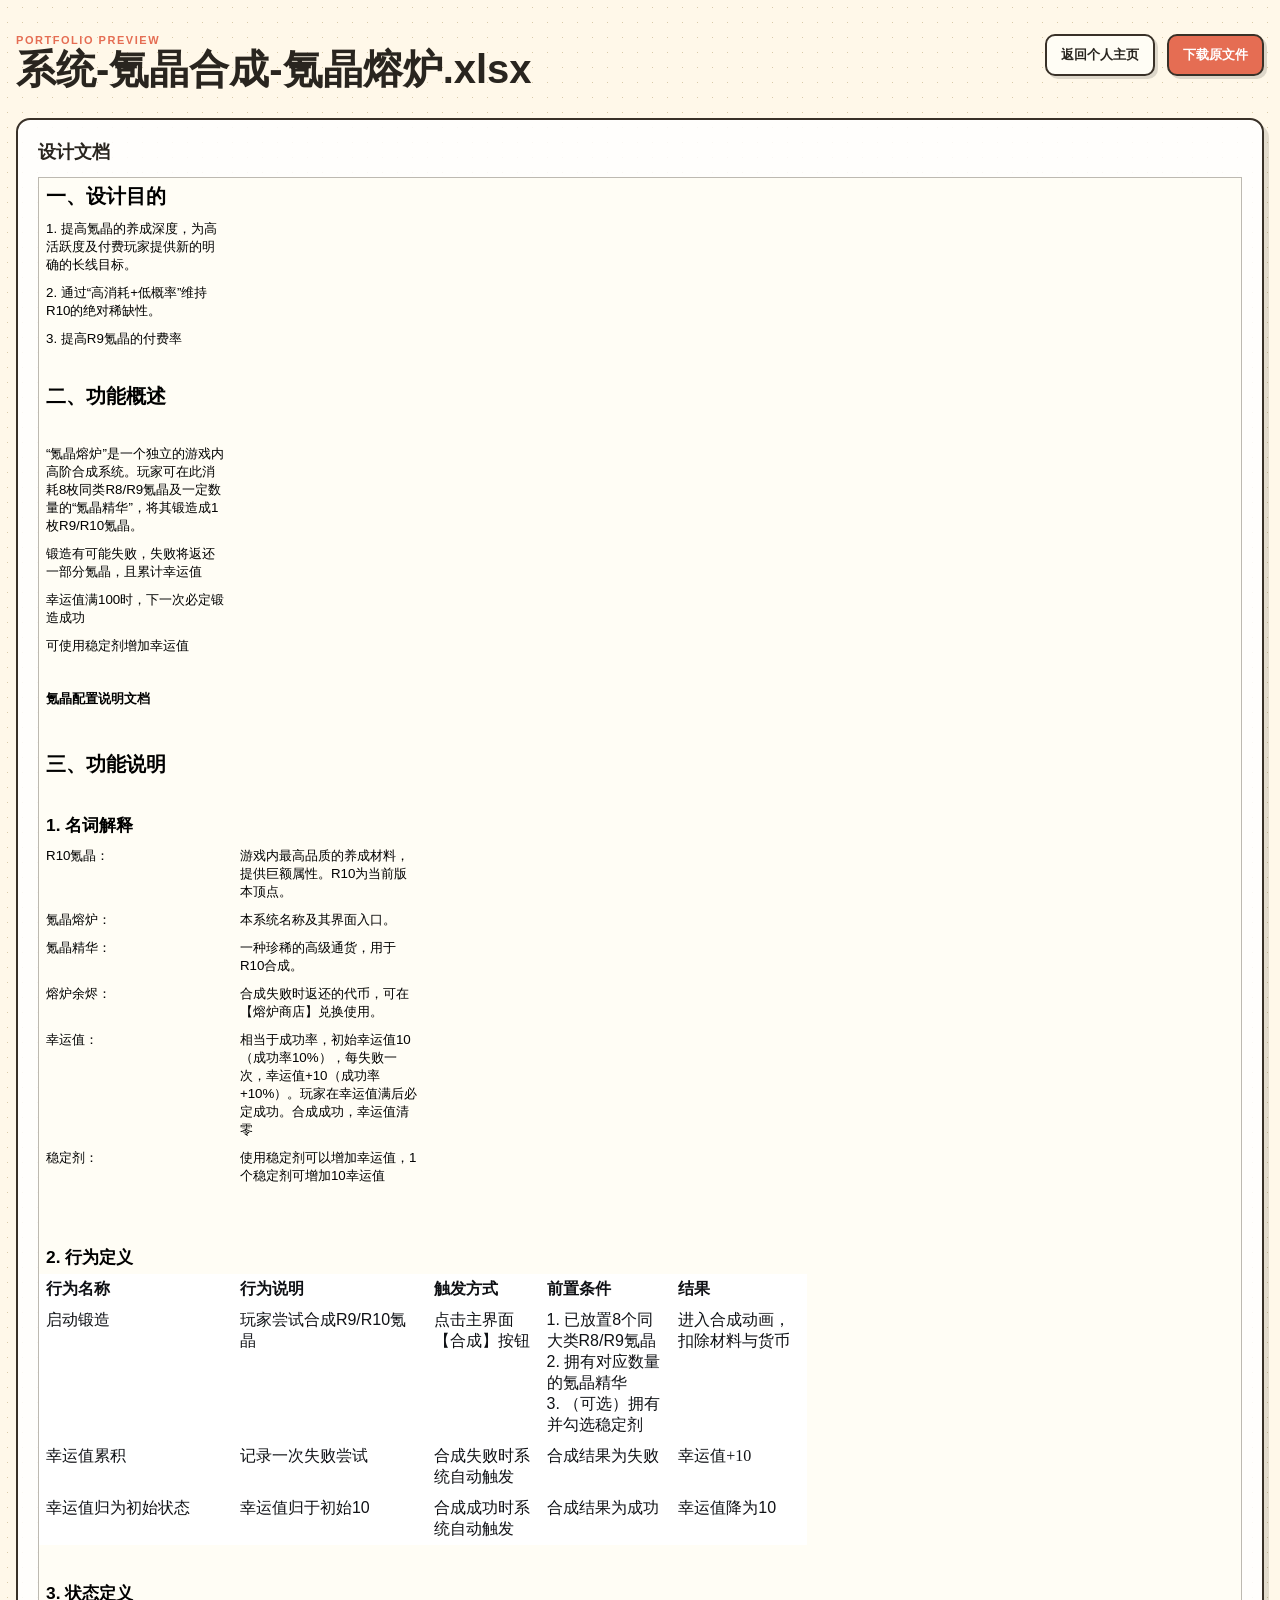
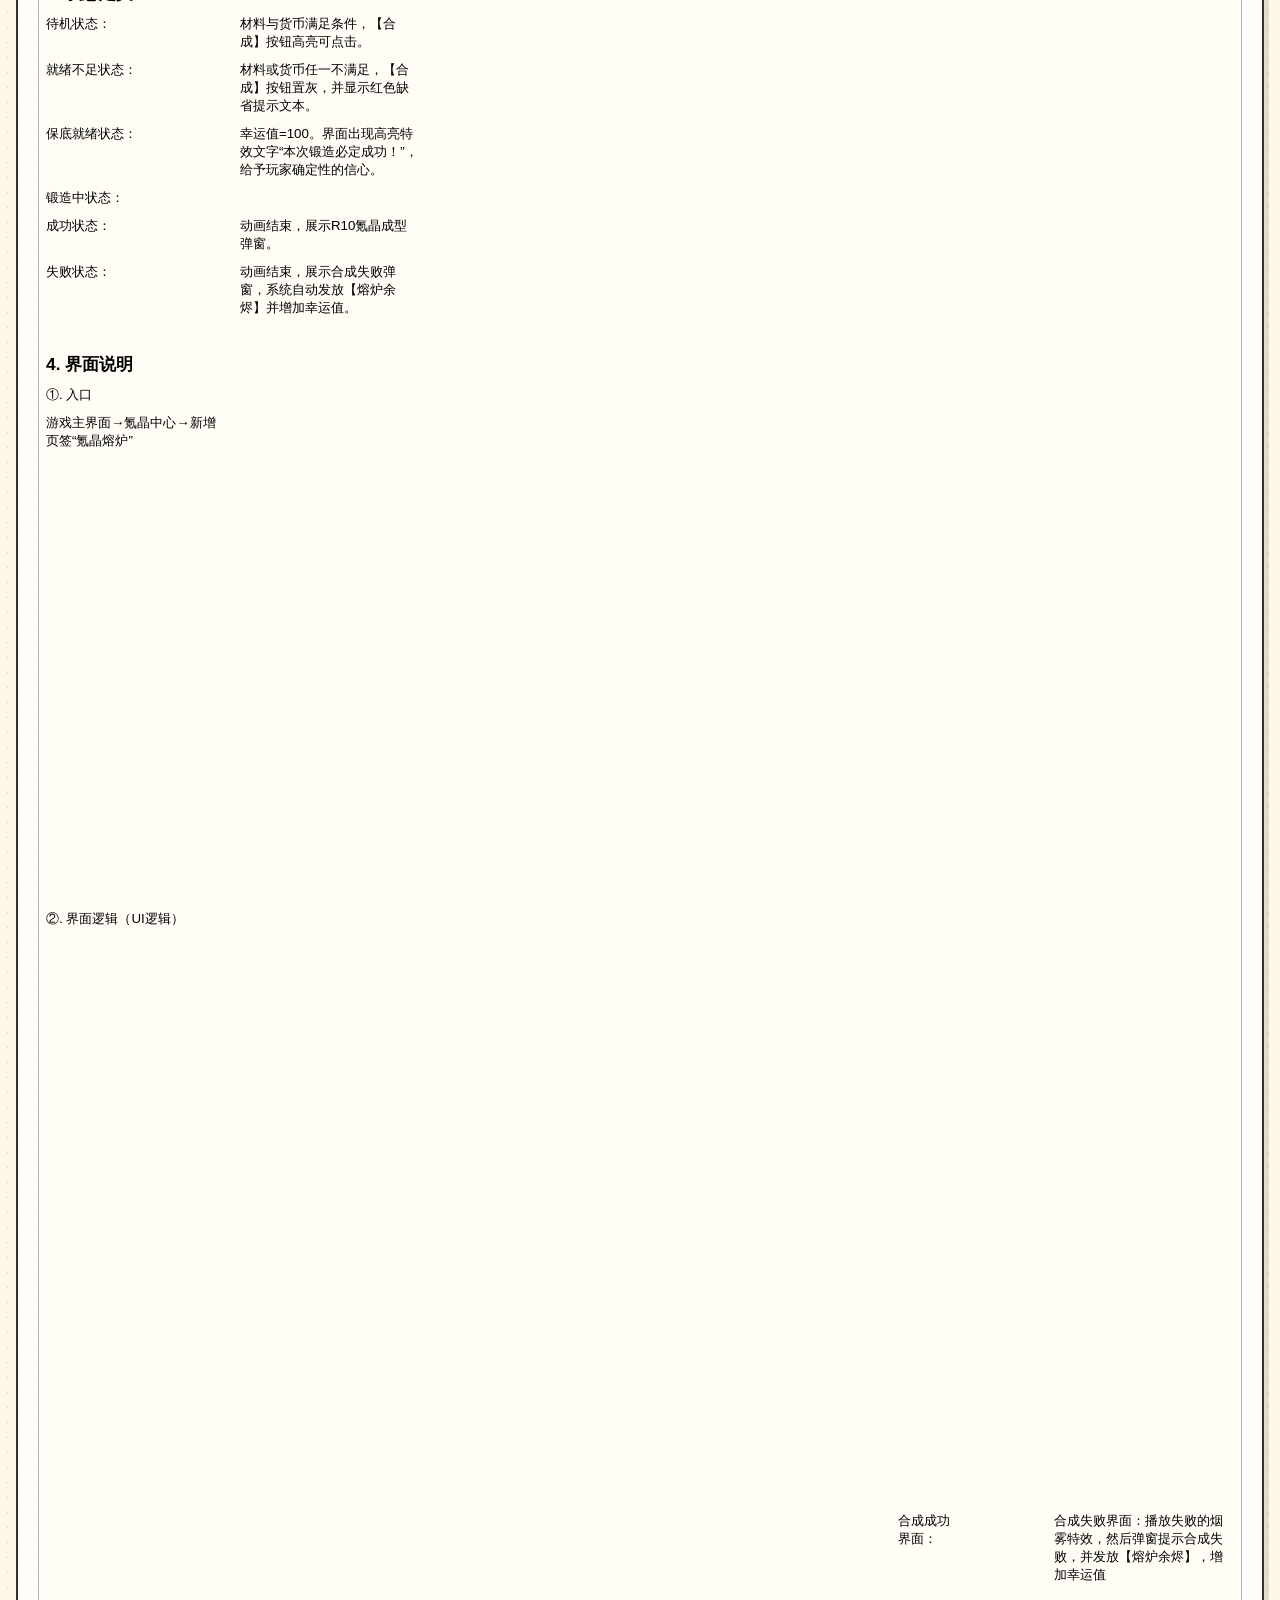
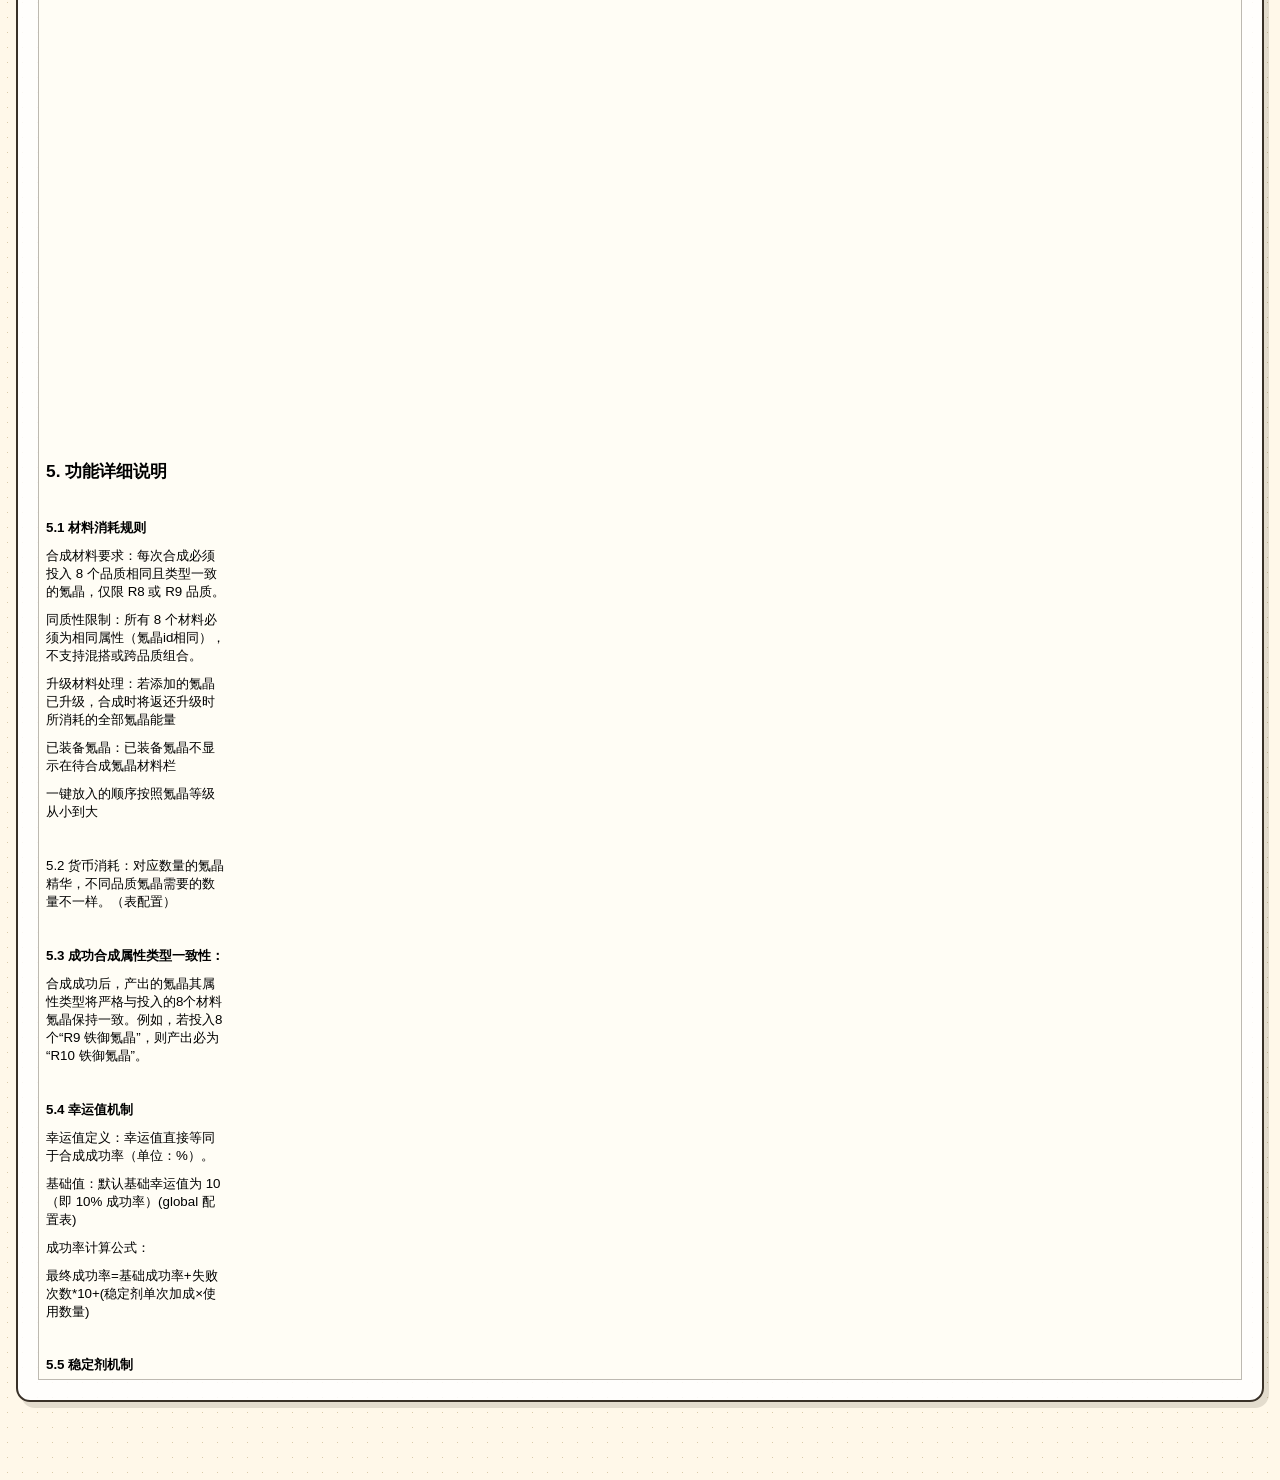
<file: 预览/系统-氪晶合成-氪晶熔炉.xlsx.html>
<!doctype html><html lang="zh-CN"><head><meta charset="utf-8"><meta name="viewport" content="width=device-width,initial-scale=1"><title>系统-氪晶合成-氪晶熔炉.xlsx - 在线预览</title><style>:root{--bg:#fff8e9;--ink:#29251f;--line:#393128;--accent:#e56d53}*{box-sizing:border-box}body{margin:0;background:var(--bg);color:var(--ink);font-family:"Segoe Print","Comic Sans MS","Microsoft YaHei",sans-serif;background-image:radial-gradient(#d9c9a8 .7px,transparent .7px);background-size:15px 15px}main{width:min(1360px,calc(100% - 32px));margin:auto;padding:34px 0 60px}header{display:flex;justify-content:space-between;align-items:start;gap:18px;margin-bottom:26px}h1{margin:0;font-size:clamp(24px,5vw,40px);line-height:1.15}.eyebrow{color:var(--accent);font-size:11px;font-weight:800;letter-spacing:.14em}.actions{display:flex;gap:12px;flex-wrap:wrap;justify-content:flex-end}.button{display:inline-block;padding:10px 14px;border:2px solid var(--line);border-radius:10px;background:#fffdf5;color:var(--ink);text-decoration:none;font-size:13px;font-weight:700;box-shadow:3px 3px 0 #0002}.primary{background:var(--accent);color:white}section{margin:18px 0;padding:20px;border:2px solid var(--line);border-radius:14px;background:#ffffffdc;box-shadow:5px 6px 0 #39312824}h2{margin:0 0 13px;font-size:18px}.table-wrap{overflow:auto;border:1px solid #39312855;background:#fffdf5}table{border-collapse:collapse;min-width:780px;font-family:Arial,"Microsoft YaHei",sans-serif;font-size:12px;table-layout:auto}td{padding:5px 7px;min-width:42px;max-width:360px;vertical-align:top;white-space:pre-wrap;word-break:break-word}@media(max-width:640px){header{display:block}.actions{justify-content:flex-start;margin-top:14px}main{width:calc(100% - 20px)}section{padding:14px}}</style></head><body><main><header><div><div class="eyebrow">PORTFOLIO PREVIEW</div><h1>系统-氪晶合成-氪晶熔炉.xlsx</h1></div><div class="actions"><a class="button" href="../index.html">返回个人主页</a><a class="button primary" href="../个人作品集/系统-氪晶合成-氪晶熔炉.xlsx" download>下载原文件</a></div></header><section><h2>设计文档</h2><div class="table-wrap"><table><tr style="height:15.8pt"><td style="font-family:Arial;font-size:15pt;color:#000000;background:transparent;font-weight:700" data-width="22.00">一、设计目的</td><td style="font-family:Arial;font-size:10pt;color:#000000;background:transparent" data-width="27.43">&nbsp;</td><td style="font-family:Arial;font-size:10pt;color:#000000;background:transparent" data-width="27.00">&nbsp;</td><td style="font-family:Arial;font-size:10pt;color:#000000;background:transparent" data-width="27.29">&nbsp;</td><td style="font-family:Arial;font-size:10pt;color:#000000;background:transparent" data-width="29.00">&nbsp;</td><td style="font-family:Arial;font-size:10pt;color:#000000;background:transparent">&nbsp;</td><td style="font-family:Arial;font-size:10pt;color:#000000;background:transparent">&nbsp;</td><td style="font-family:Arial;font-size:10pt;color:#000000;background:transparent">&nbsp;</td><td style="font-family:Arial;font-size:10pt;color:#000000;background:transparent" data-width="12.43">&nbsp;</td><td style="font-family:Arial;font-size:10pt;color:#000000;background:transparent">&nbsp;</td><td style="font-family:Arial;font-size:10pt;color:#000000;background:transparent">&nbsp;</td></tr><tr><td style="font-family:Arial;font-size:10pt;color:#000000;background:transparent" data-width="22.00">1. 提高氪晶的养成深度，为高活跃度及付费玩家提供新的明确的长线目标。</td><td style="font-family:Arial;font-size:10pt;color:#000000;background:transparent" data-width="27.43">&nbsp;</td><td style="font-family:Arial;font-size:10pt;color:#000000;background:transparent" data-width="27.00">&nbsp;</td><td style="font-family:Arial;font-size:10pt;color:#000000;background:transparent" data-width="27.29">&nbsp;</td><td style="font-family:Arial;font-size:10pt;color:#000000;background:transparent" data-width="29.00">&nbsp;</td><td style="font-family:Arial;font-size:10pt;color:#000000;background:transparent">&nbsp;</td><td style="font-family:Arial;font-size:10pt;color:#000000;background:transparent">&nbsp;</td><td style="font-family:Arial;font-size:10pt;color:#000000;background:transparent">&nbsp;</td><td style="font-family:Arial;font-size:10pt;color:#000000;background:transparent" data-width="12.43">&nbsp;</td><td style="font-family:Arial;font-size:10pt;color:#000000;background:transparent">&nbsp;</td><td style="font-family:Arial;font-size:10pt;color:#000000;background:transparent">&nbsp;</td></tr><tr><td style="font-family:Arial;font-size:10pt;color:#000000;background:transparent" data-width="22.00">2. 通过“高消耗+低概率”维持R10的绝对稀缺性。</td><td style="font-family:Arial;font-size:10pt;color:#000000;background:transparent" data-width="27.43">&nbsp;</td><td style="font-family:Arial;font-size:10pt;color:#000000;background:transparent" data-width="27.00">&nbsp;</td><td style="font-family:Arial;font-size:10pt;color:#000000;background:transparent" data-width="27.29">&nbsp;</td><td style="font-family:Arial;font-size:10pt;color:#000000;background:transparent" data-width="29.00">&nbsp;</td><td style="font-family:Arial;font-size:10pt;color:#000000;background:transparent">&nbsp;</td><td style="font-family:Arial;font-size:10pt;color:#000000;background:transparent">&nbsp;</td><td style="font-family:Arial;font-size:10pt;color:#000000;background:transparent">&nbsp;</td><td style="font-family:Arial;font-size:10pt;color:#000000;background:transparent" data-width="12.43">&nbsp;</td><td style="font-family:Arial;font-size:10pt;color:#000000;background:transparent">&nbsp;</td><td style="font-family:Arial;font-size:10pt;color:#000000;background:transparent">&nbsp;</td></tr><tr><td style="font-family:Arial;font-size:10pt;color:#000000;background:transparent" data-width="22.00">3. 提高R9氪晶的付费率</td><td style="font-family:Arial;font-size:10pt;color:#000000;background:transparent" data-width="27.43">&nbsp;</td><td style="font-family:Arial;font-size:10pt;color:#000000;background:transparent" data-width="27.00">&nbsp;</td><td style="font-family:Arial;font-size:10pt;color:#000000;background:transparent" data-width="27.29">&nbsp;</td><td style="font-family:Arial;font-size:10pt;color:#000000;background:transparent" data-width="29.00">&nbsp;</td><td style="font-family:Arial;font-size:10pt;color:#000000;background:transparent">&nbsp;</td><td style="font-family:Arial;font-size:10pt;color:#000000;background:transparent">&nbsp;</td><td style="font-family:Arial;font-size:10pt;color:#000000;background:transparent">&nbsp;</td><td style="font-family:Arial;font-size:10pt;color:#000000;background:transparent" data-width="12.43">&nbsp;</td><td style="font-family:Arial;font-size:10pt;color:#000000;background:transparent">&nbsp;</td><td style="font-family:Arial;font-size:10pt;color:#000000;background:transparent">&nbsp;</td></tr><tr><td style="font-family:Arial;font-size:10pt;color:#000000;background:transparent" data-width="22.00">&nbsp;</td><td style="font-family:Arial;font-size:10pt;color:#000000;background:transparent" data-width="27.43">&nbsp;</td><td style="font-family:Arial;font-size:10pt;color:#000000;background:transparent" data-width="27.00">&nbsp;</td><td style="font-family:Arial;font-size:10pt;color:#000000;background:transparent" data-width="27.29">&nbsp;</td><td style="font-family:Arial;font-size:10pt;color:#000000;background:transparent" data-width="29.00">&nbsp;</td><td style="font-family:Arial;font-size:10pt;color:#000000;background:transparent">&nbsp;</td><td style="font-family:Arial;font-size:10pt;color:#000000;background:transparent">&nbsp;</td><td style="font-family:Arial;font-size:10pt;color:#000000;background:transparent">&nbsp;</td><td style="font-family:Arial;font-size:10pt;color:#000000;background:transparent" data-width="12.43">&nbsp;</td><td style="font-family:Arial;font-size:10pt;color:#000000;background:transparent">&nbsp;</td><td style="font-family:Arial;font-size:10pt;color:#000000;background:transparent">&nbsp;</td></tr><tr style="height:15.8pt"><td style="font-family:Arial;font-size:15pt;color:#000000;background:transparent;font-weight:700" data-width="22.00">二、功能概述</td><td style="font-family:Arial;font-size:10pt;color:#000000;background:transparent" data-width="27.43">&nbsp;</td><td style="font-family:Arial;font-size:10pt;color:#000000;background:transparent" data-width="27.00">&nbsp;</td><td style="font-family:Arial;font-size:10pt;color:#000000;background:transparent" data-width="27.29">&nbsp;</td><td style="font-family:Arial;font-size:10pt;color:#000000;background:transparent" data-width="29.00">&nbsp;</td><td style="font-family:Arial;font-size:10pt;color:#000000;background:transparent">&nbsp;</td><td style="font-family:Arial;font-size:10pt;color:#000000;background:transparent">&nbsp;</td><td style="font-family:Arial;font-size:10pt;color:#000000;background:transparent">&nbsp;</td><td style="font-family:Arial;font-size:10pt;color:#000000;background:transparent" data-width="12.43">&nbsp;</td><td style="font-family:Arial;font-size:10pt;color:#000000;background:transparent">&nbsp;</td><td style="font-family:Arial;font-size:10pt;color:#000000;background:transparent">&nbsp;</td></tr><tr><td style="font-family:Arial;font-size:10pt;color:#000000;background:transparent" data-width="22.00">&nbsp;</td><td style="font-family:Arial;font-size:10pt;color:#000000;background:transparent" data-width="27.43">&nbsp;</td><td style="font-family:Arial;font-size:10pt;color:#000000;background:transparent" data-width="27.00">&nbsp;</td><td style="font-family:Arial;font-size:10pt;color:#000000;background:transparent" data-width="27.29">&nbsp;</td><td style="font-family:Arial;font-size:10pt;color:#000000;background:transparent" data-width="29.00">&nbsp;</td><td style="font-family:Arial;font-size:10pt;color:#000000;background:transparent">&nbsp;</td><td style="font-family:Arial;font-size:10pt;color:#000000;background:transparent">&nbsp;</td><td style="font-family:Arial;font-size:10pt;color:#000000;background:transparent">&nbsp;</td><td style="font-family:Arial;font-size:10pt;color:#000000;background:transparent" data-width="12.43">&nbsp;</td><td style="font-family:Arial;font-size:10pt;color:#000000;background:transparent">&nbsp;</td><td style="font-family:Arial;font-size:10pt;color:#000000;background:transparent">&nbsp;</td></tr><tr><td style="font-family:Arial;font-size:10pt;color:#000000;background:transparent" data-width="22.00">“氪晶熔炉”是一个独立的游戏内高阶合成系统。玩家可在此消耗8枚同类R8/R9氪晶及一定数量的“氪晶精华”，将其锻造成1枚R9/R10氪晶。</td><td style="font-family:Arial;font-size:10pt;color:#000000;background:transparent" data-width="27.43">&nbsp;</td><td style="font-family:Arial;font-size:10pt;color:#000000;background:transparent" data-width="27.00">&nbsp;</td><td style="font-family:Arial;font-size:10pt;color:#000000;background:transparent" data-width="27.29">&nbsp;</td><td style="font-family:Arial;font-size:10pt;color:#000000;background:transparent" data-width="29.00">&nbsp;</td><td style="font-family:Arial;font-size:10pt;color:#000000;background:transparent">&nbsp;</td><td style="font-family:Arial;font-size:10pt;color:#000000;background:transparent">&nbsp;</td><td style="font-family:Arial;font-size:10pt;color:#000000;background:transparent">&nbsp;</td><td style="font-family:Arial;font-size:10pt;color:#000000;background:transparent" data-width="12.43">&nbsp;</td><td style="font-family:Arial;font-size:10pt;color:#000000;background:transparent">&nbsp;</td><td style="font-family:Arial;font-size:10pt;color:#000000;background:transparent">&nbsp;</td></tr><tr><td style="font-family:Arial;font-size:10pt;color:#000000;background:transparent" data-width="22.00">锻造有可能失败，失败将返还一部分氪晶，且累计幸运值</td><td style="font-family:Arial;font-size:10pt;color:#000000;background:transparent" data-width="27.43">&nbsp;</td><td style="font-family:Arial;font-size:10pt;color:#000000;background:transparent" data-width="27.00">&nbsp;</td><td style="font-family:Arial;font-size:10pt;color:#000000;background:transparent" data-width="27.29">&nbsp;</td><td style="font-family:Arial;font-size:10pt;color:#000000;background:transparent" data-width="29.00">&nbsp;</td><td style="font-family:Arial;font-size:10pt;color:#000000;background:transparent">&nbsp;</td><td style="font-family:Arial;font-size:10pt;color:#000000;background:transparent">&nbsp;</td><td style="font-family:Arial;font-size:10pt;color:#000000;background:transparent">&nbsp;</td><td style="font-family:Arial;font-size:10pt;color:#000000;background:transparent" data-width="12.43">&nbsp;</td><td style="font-family:Arial;font-size:10pt;color:#000000;background:transparent">&nbsp;</td><td style="font-family:Arial;font-size:10pt;color:#000000;background:transparent">&nbsp;</td></tr><tr><td style="font-family:Arial;font-size:10pt;color:#000000;background:transparent" data-width="22.00">幸运值满100时，下一次必定锻造成功</td><td style="font-family:Arial;font-size:10pt;color:#000000;background:transparent" data-width="27.43">&nbsp;</td><td style="font-family:Arial;font-size:10pt;color:#000000;background:transparent" data-width="27.00">&nbsp;</td><td style="font-family:Arial;font-size:10pt;color:#000000;background:transparent" data-width="27.29">&nbsp;</td><td style="font-family:Arial;font-size:10pt;color:#000000;background:transparent" data-width="29.00">&nbsp;</td><td style="font-family:Arial;font-size:10pt;color:#000000;background:transparent">&nbsp;</td><td style="font-family:Arial;font-size:10pt;color:#000000;background:transparent">&nbsp;</td><td style="font-family:Arial;font-size:10pt;color:#000000;background:transparent">&nbsp;</td><td style="font-family:Arial;font-size:10pt;color:#000000;background:transparent" data-width="12.43">&nbsp;</td><td style="font-family:Arial;font-size:10pt;color:#000000;background:transparent">&nbsp;</td><td style="font-family:Arial;font-size:10pt;color:#000000;background:transparent">&nbsp;</td></tr><tr><td style="font-family:Arial;font-size:10pt;color:#000000;background:transparent" data-width="22.00">可使用稳定剂增加幸运值</td><td style="font-family:Arial;font-size:10pt;color:#000000;background:transparent" data-width="27.43">&nbsp;</td><td style="font-family:Arial;font-size:10pt;color:#000000;background:transparent" data-width="27.00">&nbsp;</td><td style="font-family:Arial;font-size:10pt;color:#000000;background:transparent" data-width="27.29">&nbsp;</td><td style="font-family:Arial;font-size:10pt;color:#000000;background:transparent" data-width="29.00">&nbsp;</td><td style="font-family:Arial;font-size:10pt;color:#000000;background:transparent">&nbsp;</td><td style="font-family:Arial;font-size:10pt;color:#000000;background:transparent">&nbsp;</td><td style="font-family:Arial;font-size:10pt;color:#000000;background:transparent">&nbsp;</td><td style="font-family:Arial;font-size:10pt;color:#000000;background:transparent" data-width="12.43">&nbsp;</td><td style="font-family:Arial;font-size:10pt;color:#000000;background:transparent">&nbsp;</td><td style="font-family:Arial;font-size:10pt;color:#000000;background:transparent">&nbsp;</td></tr><tr><td style="font-family:Arial;font-size:10pt;color:#000000;background:transparent" data-width="22.00">&nbsp;</td><td style="font-family:Arial;font-size:10pt;color:#000000;background:transparent" data-width="27.43">&nbsp;</td><td style="font-family:Arial;font-size:10pt;color:#000000;background:transparent" data-width="27.00">&nbsp;</td><td style="font-family:Arial;font-size:10pt;color:#000000;background:transparent" data-width="27.29">&nbsp;</td><td style="font-family:Arial;font-size:10pt;color:#000000;background:transparent" data-width="29.00">&nbsp;</td><td style="font-family:Arial;font-size:10pt;color:#000000;background:transparent">&nbsp;</td><td style="font-family:Arial;font-size:10pt;color:#000000;background:transparent">&nbsp;</td><td style="font-family:Arial;font-size:10pt;color:#000000;background:transparent">&nbsp;</td><td style="font-family:Arial;font-size:10pt;color:#000000;background:transparent" data-width="12.43">&nbsp;</td><td style="font-family:Arial;font-size:10pt;color:#000000;background:transparent">&nbsp;</td><td style="font-family:Arial;font-size:10pt;color:#000000;background:transparent">&nbsp;</td></tr><tr><td style="font-family:Arial;font-size:10pt;color:#000000;background:transparent;font-weight:700" data-width="22.00">氪晶配置说明文档</td><td style="font-family:Arial;font-size:10pt;color:#0000FF;background:transparent" data-width="27.43">&nbsp;</td><td style="font-family:Arial;font-size:10pt;color:#000000;background:transparent" data-width="27.00">&nbsp;</td><td style="font-family:Arial;font-size:10pt;color:#000000;background:transparent" data-width="27.29">&nbsp;</td><td style="font-family:Arial;font-size:10pt;color:#000000;background:transparent" data-width="29.00">&nbsp;</td><td style="font-family:Arial;font-size:10pt;color:#000000;background:transparent">&nbsp;</td><td style="font-family:Arial;font-size:10pt;color:#000000;background:transparent">&nbsp;</td><td style="font-family:Arial;font-size:10pt;color:#000000;background:transparent">&nbsp;</td><td style="font-family:Arial;font-size:10pt;color:#000000;background:transparent" data-width="12.43">&nbsp;</td><td style="font-family:Arial;font-size:10pt;color:#000000;background:transparent">&nbsp;</td><td style="font-family:Arial;font-size:10pt;color:#000000;background:transparent">&nbsp;</td></tr><tr style="height:15.8pt"><td style="font-family:Arial;font-size:15pt;color:#000000;background:transparent;font-weight:700" data-width="22.00">&nbsp;</td><td style="font-family:Arial;font-size:10pt;color:#000000;background:transparent" data-width="27.43">&nbsp;</td><td style="font-family:Arial;font-size:10pt;color:#000000;background:transparent" data-width="27.00">&nbsp;</td><td style="font-family:Arial;font-size:10pt;color:#000000;background:transparent" data-width="27.29">&nbsp;</td><td style="font-family:Arial;font-size:10pt;color:#000000;background:transparent" data-width="29.00">&nbsp;</td><td style="font-family:Arial;font-size:10pt;color:#000000;background:transparent">&nbsp;</td><td style="font-family:Arial;font-size:10pt;color:#000000;background:transparent">&nbsp;</td><td style="font-family:Arial;font-size:10pt;color:#000000;background:transparent">&nbsp;</td><td style="font-family:Arial;font-size:10pt;color:#000000;background:transparent" data-width="12.43">&nbsp;</td><td style="font-family:Arial;font-size:10pt;color:#000000;background:transparent">&nbsp;</td><td style="font-family:Arial;font-size:10pt;color:#000000;background:transparent">&nbsp;</td></tr><tr style="height:15.8pt"><td style="font-family:Arial;font-size:15pt;color:#000000;background:transparent;font-weight:700" data-width="22.00">三、功能说明</td><td style="font-family:Arial;font-size:10pt;color:#000000;background:transparent" data-width="27.43">&nbsp;</td><td style="font-family:Arial;font-size:10pt;color:#000000;background:transparent" data-width="27.00">&nbsp;</td><td style="font-family:Arial;font-size:10pt;color:#000000;background:transparent" data-width="27.29">&nbsp;</td><td style="font-family:Arial;font-size:10pt;color:#000000;background:transparent" data-width="29.00">&nbsp;</td><td style="font-family:Arial;font-size:10pt;color:#000000;background:transparent">&nbsp;</td><td style="font-family:Arial;font-size:10pt;color:#000000;background:transparent">&nbsp;</td><td style="font-family:Arial;font-size:10pt;color:#000000;background:transparent">&nbsp;</td><td style="font-family:Arial;font-size:10pt;color:#000000;background:transparent" data-width="12.43">&nbsp;</td><td style="font-family:Arial;font-size:10pt;color:#000000;background:transparent">&nbsp;</td><td style="font-family:Arial;font-size:10pt;color:#000000;background:transparent">&nbsp;</td></tr><tr><td style="font-family:Arial;font-size:10pt;color:#000000;background:transparent" data-width="22.00">&nbsp;</td><td style="font-family:Arial;font-size:10pt;color:#000000;background:transparent" data-width="27.43">&nbsp;</td><td style="font-family:Arial;font-size:10pt;color:#000000;background:transparent" data-width="27.00">&nbsp;</td><td style="font-family:Arial;font-size:10pt;color:#000000;background:transparent" data-width="27.29">&nbsp;</td><td style="font-family:Arial;font-size:10pt;color:#000000;background:transparent" data-width="29.00">&nbsp;</td><td style="font-family:Arial;font-size:10pt;color:#000000;background:transparent">&nbsp;</td><td style="font-family:Arial;font-size:10pt;color:#000000;background:transparent">&nbsp;</td><td style="font-family:Arial;font-size:10pt;color:#000000;background:transparent">&nbsp;</td><td style="font-family:Arial;font-size:10pt;color:#000000;background:transparent" data-width="12.43">&nbsp;</td><td style="font-family:Arial;font-size:10pt;color:#000000;background:transparent">&nbsp;</td><td style="font-family:Arial;font-size:10pt;color:#000000;background:transparent">&nbsp;</td></tr><tr style="height:15.8pt"><td style="font-family:Arial;font-size:13pt;color:#000000;background:transparent;font-weight:700" data-width="22.00">1. 名词解释</td><td style="font-family:Arial;font-size:10pt;color:#000000;background:transparent" data-width="27.43">&nbsp;</td><td style="font-family:Arial;font-size:10pt;color:#000000;background:transparent" data-width="27.00">&nbsp;</td><td style="font-family:Arial;font-size:10pt;color:#000000;background:transparent" data-width="27.29">&nbsp;</td><td style="font-family:Arial;font-size:10pt;color:#000000;background:transparent" data-width="29.00">&nbsp;</td><td style="font-family:Arial;font-size:10pt;color:#000000;background:transparent">&nbsp;</td><td style="font-family:Arial;font-size:10pt;color:#000000;background:transparent">&nbsp;</td><td style="font-family:Arial;font-size:10pt;color:#000000;background:transparent">&nbsp;</td><td style="font-family:Arial;font-size:10pt;color:#000000;background:transparent" data-width="12.43">&nbsp;</td><td style="font-family:Arial;font-size:10pt;color:#000000;background:transparent">&nbsp;</td><td style="font-family:Arial;font-size:10pt;color:#000000;background:transparent">&nbsp;</td></tr><tr><td style="font-family:Arial;font-size:10pt;color:#000000;background:transparent" data-width="22.00">R10氪晶：</td><td style="font-family:Arial;font-size:10pt;color:#000000;background:transparent" data-width="27.43">游戏内最高品质的养成材料，提供巨额属性。R10为当前版本顶点。</td><td style="font-family:Arial;font-size:10pt;color:#000000;background:transparent" data-width="27.00">&nbsp;</td><td style="font-family:Arial;font-size:10pt;color:#000000;background:transparent" data-width="27.29">&nbsp;</td><td style="font-family:Arial;font-size:10pt;color:#000000;background:transparent" data-width="29.00">&nbsp;</td><td style="font-family:Arial;font-size:10pt;color:#000000;background:transparent">&nbsp;</td><td style="font-family:Arial;font-size:10pt;color:#000000;background:transparent">&nbsp;</td><td style="font-family:Arial;font-size:10pt;color:#000000;background:transparent">&nbsp;</td><td style="font-family:Arial;font-size:10pt;color:#000000;background:transparent;text-align:left" data-width="12.43">&nbsp;</td><td style="font-family:Arial;font-size:10pt;color:#000000;background:transparent;text-align:left">&nbsp;</td><td style="font-family:Arial;font-size:10pt;color:#000000;background:transparent;text-align:left">&nbsp;</td></tr><tr><td style="font-family:Arial;font-size:10pt;color:#000000;background:transparent" data-width="22.00">氪晶熔炉：</td><td style="font-family:Arial;font-size:10pt;color:#000000;background:transparent" data-width="27.43">本系统名称及其界面入口。</td><td style="font-family:Arial;font-size:10pt;color:#000000;background:transparent" data-width="27.00">&nbsp;</td><td style="font-family:Arial;font-size:10pt;color:#000000;background:transparent" data-width="27.29">&nbsp;</td><td style="font-family:Arial;font-size:10pt;color:#000000;background:transparent" data-width="29.00">&nbsp;</td><td style="font-family:Arial;font-size:10pt;color:#000000;background:transparent">&nbsp;</td><td style="font-family:Arial;font-size:10pt;color:#000000;background:transparent">&nbsp;</td><td style="font-family:Arial;font-size:10pt;color:#000000;background:transparent">&nbsp;</td><td style="font-family:Arial;font-size:10pt;color:#000000;background:transparent;text-align:left" data-width="12.43">&nbsp;</td><td style="font-family:Arial;font-size:10pt;color:#000000;background:transparent;text-align:left">&nbsp;</td><td style="font-family:Arial;font-size:10pt;color:#000000;background:transparent;text-align:left">&nbsp;</td></tr><tr><td style="font-family:Arial;font-size:10pt;color:#000000;background:transparent" data-width="22.00">氪晶精华：</td><td style="font-family:Arial;font-size:10pt;color:#000000;background:transparent" data-width="27.43">一种珍稀的高级通货，用于R10合成。</td><td style="font-family:Arial;font-size:10pt;color:#000000;background:transparent" data-width="27.00">&nbsp;</td><td style="font-family:Arial;font-size:10pt;color:#000000;background:transparent" data-width="27.29">&nbsp;</td><td style="font-family:Arial;font-size:10pt;color:#000000;background:transparent" data-width="29.00">&nbsp;</td><td style="font-family:Arial;font-size:10pt;color:#000000;background:transparent">&nbsp;</td><td style="font-family:Arial;font-size:10pt;color:#000000;background:transparent">&nbsp;</td><td style="font-family:Arial;font-size:10pt;color:#000000;background:transparent">&nbsp;</td><td style="font-family:Arial;font-size:10pt;color:#000000;background:transparent;text-align:left" data-width="12.43">&nbsp;</td><td style="font-family:Arial;font-size:10pt;color:#000000;background:transparent;text-align:left">&nbsp;</td><td style="font-family:Arial;font-size:10pt;color:#000000;background:transparent;text-align:left">&nbsp;</td></tr><tr><td style="font-family:Arial;font-size:10pt;color:#000000;background:transparent" data-width="22.00">熔炉余烬：</td><td style="font-family:Arial;font-size:10pt;color:#000000;background:transparent" data-width="27.43">合成失败时返还的代币，可在【熔炉商店】兑换使用。</td><td style="font-family:Arial;font-size:10pt;color:#000000;background:transparent" data-width="27.00">&nbsp;</td><td style="font-family:Arial;font-size:10pt;color:#000000;background:transparent" data-width="27.29">&nbsp;</td><td style="font-family:Arial;font-size:10pt;color:#000000;background:transparent" data-width="29.00">&nbsp;</td><td style="font-family:Arial;font-size:10pt;color:#000000;background:transparent">&nbsp;</td><td style="font-family:Arial;font-size:10pt;color:#000000;background:transparent">&nbsp;</td><td style="font-family:Arial;font-size:10pt;color:#000000;background:transparent">&nbsp;</td><td style="font-family:Arial;font-size:10pt;color:#000000;background:transparent;text-align:left" data-width="12.43">&nbsp;</td><td style="font-family:Arial;font-size:10pt;color:#000000;background:transparent;text-align:left">&nbsp;</td><td style="font-family:Arial;font-size:10pt;color:#000000;background:transparent;text-align:left">&nbsp;</td></tr><tr><td style="font-family:Arial;font-size:10pt;color:#000000;background:transparent" data-width="22.00">幸运值：</td><td style="font-family:Arial;font-size:10pt;color:#000000;background:transparent" data-width="27.43">相当于成功率，初始幸运值10（成功率10%），每失败一次，幸运值+10（成功率+10%）。玩家在幸运值满后必定成功。合成成功，幸运值清零</td><td style="font-family:Arial;font-size:10pt;color:#000000;background:transparent" data-width="27.00">&nbsp;</td><td style="font-family:Arial;font-size:10pt;color:#000000;background:transparent" data-width="27.29">&nbsp;</td><td style="font-family:Arial;font-size:10pt;color:#000000;background:transparent" data-width="29.00">&nbsp;</td><td style="font-family:Arial;font-size:10pt;color:#000000;background:transparent">&nbsp;</td><td style="font-family:Arial;font-size:10pt;color:#000000;background:transparent">&nbsp;</td><td style="font-family:Arial;font-size:10pt;color:#000000;background:transparent">&nbsp;</td><td style="font-family:Arial;font-size:10pt;color:#000000;background:transparent;text-align:left" data-width="12.43">&nbsp;</td><td style="font-family:Arial;font-size:10pt;color:#000000;background:transparent;text-align:left">&nbsp;</td><td style="font-family:Arial;font-size:10pt;color:#000000;background:transparent;text-align:left">&nbsp;</td></tr><tr><td style="font-family:Arial;font-size:10pt;color:#000000;background:transparent" data-width="22.00">稳定剂：</td><td style="font-family:Arial;font-size:10pt;color:#000000;background:transparent" data-width="27.43">使用稳定剂可以增加幸运值，1个稳定剂可增加10幸运值</td><td style="font-family:Arial;font-size:10pt;color:#000000;background:transparent" data-width="27.00">&nbsp;</td><td style="font-family:Arial;font-size:10pt;color:#000000;background:transparent" data-width="27.29">&nbsp;</td><td style="font-family:Arial;font-size:10pt;color:#000000;background:transparent" data-width="29.00">&nbsp;</td><td style="font-family:Arial;font-size:10pt;color:#000000;background:transparent">&nbsp;</td><td style="font-family:Arial;font-size:10pt;color:#000000;background:transparent">&nbsp;</td><td style="font-family:Arial;font-size:10pt;color:#000000;background:transparent">&nbsp;</td><td style="font-family:Arial;font-size:10pt;color:#000000;background:transparent;text-align:left" data-width="12.43">&nbsp;</td><td style="font-family:Arial;font-size:10pt;color:#000000;background:transparent;text-align:left">&nbsp;</td><td style="font-family:Arial;font-size:10pt;color:#000000;background:transparent;text-align:left">&nbsp;</td></tr><tr><td style="font-family:Arial;font-size:10pt;color:#000000;background:transparent" data-width="22.00">&nbsp;</td><td style="font-family:Arial;font-size:10pt;color:#000000;background:transparent" data-width="27.43">&nbsp;</td><td style="font-family:Arial;font-size:10pt;color:#000000;background:transparent" data-width="27.00">&nbsp;</td><td style="font-family:Arial;font-size:10pt;color:#000000;background:transparent" data-width="27.29">&nbsp;</td><td style="font-family:Arial;font-size:10pt;color:#000000;background:transparent" data-width="29.00">&nbsp;</td><td style="font-family:Arial;font-size:10pt;color:#000000;background:transparent">&nbsp;</td><td style="font-family:Arial;font-size:10pt;color:#000000;background:transparent">&nbsp;</td><td style="font-family:Arial;font-size:10pt;color:#000000;background:transparent">&nbsp;</td><td style="font-family:Arial;font-size:10pt;color:#000000;background:transparent;text-align:left" data-width="12.43">&nbsp;</td><td style="font-family:Arial;font-size:10pt;color:#000000;background:transparent;text-align:left">&nbsp;</td><td style="font-family:Arial;font-size:10pt;color:#000000;background:transparent;text-align:left">&nbsp;</td></tr><tr><td style="font-family:Arial;font-size:10pt;color:#000000;background:transparent" data-width="22.00">&nbsp;</td><td style="font-family:Arial;font-size:10pt;color:#000000;background:transparent" data-width="27.43">&nbsp;</td><td style="font-family:Arial;font-size:10pt;color:#000000;background:transparent" data-width="27.00">&nbsp;</td><td style="font-family:Arial;font-size:10pt;color:#000000;background:transparent" data-width="27.29">&nbsp;</td><td style="font-family:Arial;font-size:10pt;color:#000000;background:transparent" data-width="29.00">&nbsp;</td><td style="font-family:Arial;font-size:10pt;color:#000000;background:transparent">&nbsp;</td><td style="font-family:Arial;font-size:10pt;color:#000000;background:transparent">&nbsp;</td><td style="font-family:Arial;font-size:10pt;color:#000000;background:transparent">&nbsp;</td><td style="font-family:Arial;font-size:10pt;color:#000000;background:transparent" data-width="12.43">&nbsp;</td><td style="font-family:Arial;font-size:10pt;color:#000000;background:transparent">&nbsp;</td><td style="font-family:Arial;font-size:10pt;color:#000000;background:transparent">&nbsp;</td></tr><tr style="height:15.8pt"><td style="font-family:Arial;font-size:13pt;color:#000000;background:transparent;font-weight:700" data-width="22.00">2. 行为定义</td><td style="font-family:Arial;font-size:10pt;color:#000000;background:transparent" data-width="27.43">&nbsp;</td><td style="font-family:Arial;font-size:10pt;color:#000000;background:transparent" data-width="27.00">&nbsp;</td><td style="font-family:Arial;font-size:10pt;color:#000000;background:transparent" data-width="27.29">&nbsp;</td><td style="font-family:Arial;font-size:10pt;color:#000000;background:transparent" data-width="29.00">&nbsp;</td><td style="font-family:Arial;font-size:10pt;color:#000000;background:transparent">&nbsp;</td><td style="font-family:Arial;font-size:10pt;color:#000000;background:transparent">&nbsp;</td><td style="font-family:Arial;font-size:10pt;color:#000000;background:transparent">&nbsp;</td><td style="font-family:Arial;font-size:10pt;color:#000000;background:transparent" data-width="12.43">&nbsp;</td><td style="font-family:Arial;font-size:10pt;color:#000000;background:transparent">&nbsp;</td><td style="font-family:Arial;font-size:10pt;color:#000000;background:transparent">&nbsp;</td></tr><tr style="height:15.8pt"><td style="font-family:Quote-cjk-patch;font-size:12pt;color:#0F1115;background:#FFFFFF;font-weight:700;text-align:left;border-bottom:1px thin #000000" data-width="22.00">行为名称</td><td style="font-family:Quote-cjk-patch;font-size:12pt;color:#0F1115;background:#FFFFFF;font-weight:700;text-align:left;border-bottom:1px thin #000000" data-width="27.43">行为说明</td><td style="font-family:Quote-cjk-patch;font-size:12pt;color:#0F1115;background:#FFFFFF;font-weight:700;text-align:left;border-bottom:1px thin #000000" data-width="27.00">触发方式</td><td style="font-family:Quote-cjk-patch;font-size:12pt;color:#0F1115;background:#FFFFFF;font-weight:700;text-align:left;border-bottom:1px thin #000000" data-width="27.29">前置条件</td><td style="font-family:Quote-cjk-patch;font-size:12pt;color:#0F1115;background:#FFFFFF;font-weight:700;text-align:left;border-bottom:1px thin #000000" data-width="29.00">结果</td><td style="font-family:Arial;font-size:10pt;color:#000000;background:transparent">&nbsp;</td><td style="font-family:Arial;font-size:10pt;color:#000000;background:transparent">&nbsp;</td><td style="font-family:Arial;font-size:10pt;color:#000000;background:transparent;text-align:left">&nbsp;</td><td style="font-family:Arial;font-size:10pt;color:#000000;background:transparent" data-width="12.43">&nbsp;</td><td style="font-family:Arial;font-size:10pt;color:#000000;background:transparent">&nbsp;</td><td style="font-family:Arial;font-size:10pt;color:#000000;background:transparent">&nbsp;</td></tr><tr><td style="font-family:Quote-cjk-patch;font-size:12pt;color:#0F1115;background:#FFFFFF;border-bottom:1px thin #000000" data-width="22.00">启动锻造</td><td style="font-family:Arial;font-size:12pt;color:#0F1115;background:#FFFFFF;border-bottom:1px thin #000000" data-width="27.43">玩家尝试合成R9/R10氪晶</td><td style="font-family:Arial;font-size:12pt;color:#0F1115;background:#FFFFFF;border-bottom:1px thin #000000" data-width="27.00">点击主界面【合成】按钮</td><td style="font-family:Arial;font-size:12pt;color:#0F1115;background:#FFFFFF;border-bottom:1px thin #000000" data-width="27.29">1. 已放置8个同大类R8/R9氪晶
2. 拥有对应数量的氪晶精华
3. （可选）拥有并勾选稳定剂</td><td style="font-family:Quote-cjk-patch;font-size:12pt;color:#0F1115;background:#FFFFFF;border-bottom:1px thin #000000" data-width="29.00">进入合成动画，扣除材料与货币</td><td style="font-family:Arial;font-size:10pt;color:#000000;background:transparent">&nbsp;</td><td style="font-family:Arial;font-size:10pt;color:#000000;background:transparent">&nbsp;</td><td style="font-family:Arial;font-size:10pt;color:#000000;background:transparent;text-align:left">&nbsp;</td><td style="font-family:Arial;font-size:10pt;color:#000000;background:transparent" data-width="12.43">&nbsp;</td><td style="font-family:Arial;font-size:10pt;color:#000000;background:transparent">&nbsp;</td><td style="font-family:Arial;font-size:10pt;color:#000000;background:transparent">&nbsp;</td></tr><tr><td style="font-family:Quote-cjk-patch;font-size:12pt;color:#0F1115;background:#FFFFFF;border-bottom:1px thin #000000" data-width="22.00">幸运值累积</td><td style="font-family:Quote-cjk-patch;font-size:12pt;color:#0F1115;background:#FFFFFF;border-bottom:1px thin #000000" data-width="27.43">记录一次失败尝试</td><td style="font-family:Quote-cjk-patch;font-size:12pt;color:#0F1115;background:#FFFFFF;border-bottom:1px thin #000000" data-width="27.00">合成失败时系统自动触发</td><td style="font-family:Quote-cjk-patch;font-size:12pt;color:#0F1115;background:#FFFFFF;border-bottom:1px thin #000000" data-width="27.29">合成结果为失败</td><td style="font-family:Quote-cjk-patch;font-size:12pt;color:#0F1115;background:#FFFFFF;border-bottom:1px thin #000000" data-width="29.00">幸运值+10</td><td style="font-family:Arial;font-size:10pt;color:#000000;background:transparent">&nbsp;</td><td style="font-family:Arial;font-size:10pt;color:#000000;background:transparent">&nbsp;</td><td style="font-family:Arial;font-size:10pt;color:#000000;background:transparent;text-align:left">&nbsp;</td><td style="font-family:Arial;font-size:10pt;color:#000000;background:transparent" data-width="12.43">&nbsp;</td><td style="font-family:Arial;font-size:10pt;color:#000000;background:transparent">&nbsp;</td><td style="font-family:Arial;font-size:10pt;color:#000000;background:transparent">&nbsp;</td></tr><tr><td style="font-family:Arial;font-size:12pt;color:#0F1115;background:#FFFFFF;border-bottom:1px thin #000000" data-width="22.00">幸运值归为初始状态</td><td style="font-family:Arial;font-size:12pt;color:#0F1115;background:#FFFFFF;border-bottom:1px thin #000000" data-width="27.43">幸运值归于初始10</td><td style="font-family:Arial;font-size:12pt;color:#0F1115;background:#FFFFFF;border-bottom:1px thin #000000" data-width="27.00">合成成功时系统自动触发</td><td style="font-family:Arial;font-size:12pt;color:#0F1115;background:#FFFFFF;border-bottom:1px thin #000000" data-width="27.29">合成结果为成功</td><td style="font-family:Arial;font-size:12pt;color:#0F1115;background:#FFFFFF;border-bottom:1px thin #000000" data-width="29.00">幸运值降为10</td><td style="font-family:Arial;font-size:10pt;color:#000000;background:transparent">&nbsp;</td><td style="font-family:Arial;font-size:10pt;color:#000000;background:transparent">&nbsp;</td><td style="font-family:Arial;font-size:10pt;color:#000000;background:transparent;text-align:left">&nbsp;</td><td style="font-family:Arial;font-size:10pt;color:#000000;background:transparent" data-width="12.43">&nbsp;</td><td style="font-family:Arial;font-size:10pt;color:#000000;background:transparent">&nbsp;</td><td style="font-family:Arial;font-size:10pt;color:#000000;background:transparent">&nbsp;</td></tr><tr style="height:15.8pt"><td style="font-family:Arial;font-size:13pt;color:#000000;background:transparent;font-weight:700" data-width="22.00">&nbsp;</td><td style="font-family:Arial;font-size:10pt;color:#000000;background:transparent" data-width="27.43">&nbsp;</td><td style="font-family:Arial;font-size:10pt;color:#000000;background:transparent" data-width="27.00">&nbsp;</td><td style="font-family:Arial;font-size:10pt;color:#000000;background:transparent" data-width="27.29">&nbsp;</td><td style="font-family:Arial;font-size:10pt;color:#000000;background:transparent" data-width="29.00">&nbsp;</td><td style="font-family:Arial;font-size:10pt;color:#000000;background:transparent">&nbsp;</td><td style="font-family:Arial;font-size:10pt;color:#000000;background:transparent">&nbsp;</td><td style="font-family:Arial;font-size:10pt;color:#000000;background:transparent;text-align:left">&nbsp;</td><td style="font-family:Arial;font-size:10pt;color:#000000;background:transparent" data-width="12.43">&nbsp;</td><td style="font-family:Arial;font-size:10pt;color:#000000;background:transparent">&nbsp;</td><td style="font-family:Arial;font-size:10pt;color:#000000;background:transparent">&nbsp;</td></tr><tr style="height:15.8pt"><td style="font-family:Arial;font-size:13pt;color:#000000;background:transparent;font-weight:700" data-width="22.00">3. 状态定义</td><td style="font-family:Arial;font-size:10pt;color:#000000;background:transparent" data-width="27.43">&nbsp;</td><td style="font-family:Arial;font-size:10pt;color:#000000;background:transparent" data-width="27.00">&nbsp;</td><td style="font-family:Arial;font-size:10pt;color:#000000;background:transparent" data-width="27.29">&nbsp;</td><td style="font-family:Arial;font-size:10pt;color:#000000;background:transparent" data-width="29.00">&nbsp;</td><td style="font-family:Arial;font-size:10pt;color:#000000;background:transparent">&nbsp;</td><td style="font-family:Arial;font-size:10pt;color:#000000;background:transparent">&nbsp;</td><td style="font-family:Arial;font-size:10pt;color:#000000;background:transparent;text-align:left">&nbsp;</td><td style="font-family:Arial;font-size:10pt;color:#000000;background:transparent" data-width="12.43">&nbsp;</td><td style="font-family:Arial;font-size:10pt;color:#000000;background:transparent">&nbsp;</td><td style="font-family:Arial;font-size:10pt;color:#000000;background:transparent">&nbsp;</td></tr><tr><td style="font-family:Arial;font-size:10pt;color:#000000;background:transparent" data-width="22.00">待机状态：</td><td style="font-family:Arial;font-size:10pt;color:#000000;background:transparent" data-width="27.43">材料与货币满足条件，【合成】按钮高亮可点击。</td><td style="font-family:Arial;font-size:10pt;color:#000000;background:transparent" data-width="27.00">&nbsp;</td><td style="font-family:Arial;font-size:10pt;color:#000000;background:transparent" data-width="27.29">&nbsp;</td><td style="font-family:Arial;font-size:10pt;color:#000000;background:transparent" data-width="29.00">&nbsp;</td><td style="font-family:Arial;font-size:10pt;color:#000000;background:transparent">&nbsp;</td><td style="font-family:Arial;font-size:10pt;color:#000000;background:transparent">&nbsp;</td><td style="font-family:Arial;font-size:10pt;color:#000000;background:transparent">&nbsp;</td><td style="font-family:Arial;font-size:10pt;color:#000000;background:transparent" data-width="12.43">&nbsp;</td><td style="font-family:Arial;font-size:10pt;color:#000000;background:transparent">&nbsp;</td><td style="font-family:Arial;font-size:10pt;color:#000000;background:transparent">&nbsp;</td></tr><tr><td style="font-family:Arial;font-size:10pt;color:#000000;background:transparent" data-width="22.00">就绪不足状态：</td><td style="font-family:Arial;font-size:10pt;color:#000000;background:transparent" data-width="27.43">材料或货币任一不满足，【合成】按钮置灰，并显示红色缺省提示文本。</td><td style="font-family:Arial;font-size:10pt;color:#000000;background:transparent" data-width="27.00">&nbsp;</td><td style="font-family:Arial;font-size:10pt;color:#000000;background:transparent" data-width="27.29">&nbsp;</td><td style="font-family:Arial;font-size:10pt;color:#000000;background:transparent" data-width="29.00">&nbsp;</td><td style="font-family:Arial;font-size:10pt;color:#000000;background:transparent">&nbsp;</td><td style="font-family:Arial;font-size:10pt;color:#000000;background:transparent">&nbsp;</td><td style="font-family:Arial;font-size:10pt;color:#000000;background:transparent">&nbsp;</td><td style="font-family:Arial;font-size:10pt;color:#000000;background:transparent" data-width="12.43">&nbsp;</td><td style="font-family:Arial;font-size:10pt;color:#000000;background:transparent">&nbsp;</td><td style="font-family:Arial;font-size:10pt;color:#000000;background:transparent">&nbsp;</td></tr><tr><td style="font-family:Arial;font-size:10pt;color:#000000;background:transparent" data-width="22.00">保底就绪状态：</td><td style="font-family:Arial;font-size:10pt;color:#000000;background:transparent" data-width="27.43">幸运值=100。界面出现高亮特效文字“本次锻造必定成功！”，给予玩家确定性的信心。</td><td style="font-family:Arial;font-size:10pt;color:#000000;background:transparent" data-width="27.00">&nbsp;</td><td style="font-family:Arial;font-size:10pt;color:#000000;background:transparent" data-width="27.29">&nbsp;</td><td style="font-family:Arial;font-size:10pt;color:#000000;background:transparent" data-width="29.00">&nbsp;</td><td style="font-family:Arial;font-size:10pt;color:#000000;background:transparent">&nbsp;</td><td style="font-family:Arial;font-size:10pt;color:#000000;background:transparent">&nbsp;</td><td style="font-family:Arial;font-size:10pt;color:#000000;background:transparent">&nbsp;</td><td style="font-family:Arial;font-size:10pt;color:#000000;background:transparent" data-width="12.43">&nbsp;</td><td style="font-family:Arial;font-size:10pt;color:#000000;background:transparent">&nbsp;</td><td style="font-family:Arial;font-size:10pt;color:#000000;background:transparent">&nbsp;</td></tr><tr><td style="font-family:Arial;font-size:10pt;color:#000000;background:transparent" data-width="22.00">锻造中状态：</td><td style="font-family:Arial;font-size:10pt;color:#000000;background:transparent" data-width="27.43">&nbsp;</td><td style="font-family:Arial;font-size:10pt;color:#000000;background:transparent" data-width="27.00">&nbsp;</td><td style="font-family:Arial;font-size:10pt;color:#000000;background:transparent" data-width="27.29">&nbsp;</td><td style="font-family:Arial;font-size:10pt;color:#000000;background:transparent" data-width="29.00">&nbsp;</td><td style="font-family:Arial;font-size:10pt;color:#000000;background:transparent">&nbsp;</td><td style="font-family:Arial;font-size:10pt;color:#000000;background:transparent">&nbsp;</td><td style="font-family:Arial;font-size:10pt;color:#000000;background:transparent">&nbsp;</td><td style="font-family:Arial;font-size:10pt;color:#000000;background:transparent" data-width="12.43">&nbsp;</td><td style="font-family:Arial;font-size:10pt;color:#000000;background:transparent">&nbsp;</td><td style="font-family:Arial;font-size:10pt;color:#000000;background:transparent">&nbsp;</td></tr><tr><td style="font-family:Arial;font-size:10pt;color:#000000;background:transparent" data-width="22.00">成功状态：</td><td style="font-family:Arial;font-size:10pt;color:#000000;background:transparent" data-width="27.43">动画结束，展示R10氪晶成型弹窗。</td><td style="font-family:Arial;font-size:10pt;color:#000000;background:transparent" data-width="27.00">&nbsp;</td><td style="font-family:Arial;font-size:10pt;color:#000000;background:transparent" data-width="27.29">&nbsp;</td><td style="font-family:Arial;font-size:10pt;color:#000000;background:transparent" data-width="29.00">&nbsp;</td><td style="font-family:Arial;font-size:10pt;color:#000000;background:transparent">&nbsp;</td><td style="font-family:Arial;font-size:10pt;color:#000000;background:transparent">&nbsp;</td><td style="font-family:Arial;font-size:10pt;color:#000000;background:transparent">&nbsp;</td><td style="font-family:Arial;font-size:10pt;color:#000000;background:transparent" data-width="12.43">&nbsp;</td><td style="font-family:Arial;font-size:10pt;color:#000000;background:transparent">&nbsp;</td><td style="font-family:Arial;font-size:10pt;color:#000000;background:transparent">&nbsp;</td></tr><tr><td style="font-family:Arial;font-size:10pt;color:#000000;background:transparent" data-width="22.00">失败状态：</td><td style="font-family:Arial;font-size:10pt;color:#000000;background:transparent" data-width="27.43">动画结束，展示合成失败弹窗，系统自动发放【熔炉余烬】并增加幸运值。</td><td style="font-family:Arial;font-size:10pt;color:#000000;background:transparent" data-width="27.00">&nbsp;</td><td style="font-family:Arial;font-size:10pt;color:#000000;background:transparent" data-width="27.29">&nbsp;</td><td style="font-family:Arial;font-size:10pt;color:#000000;background:transparent" data-width="29.00">&nbsp;</td><td style="font-family:Arial;font-size:10pt;color:#000000;background:transparent">&nbsp;</td><td style="font-family:Arial;font-size:10pt;color:#000000;background:transparent">&nbsp;</td><td style="font-family:Arial;font-size:10pt;color:#000000;background:transparent">&nbsp;</td><td style="font-family:Arial;font-size:10pt;color:#000000;background:transparent" data-width="12.43">&nbsp;</td><td style="font-family:Arial;font-size:10pt;color:#000000;background:transparent">&nbsp;</td><td style="font-family:Arial;font-size:10pt;color:#000000;background:transparent">&nbsp;</td></tr><tr><td style="font-family:Arial;font-size:10pt;color:#000000;background:transparent" data-width="22.00">&nbsp;</td><td style="font-family:Arial;font-size:10pt;color:#000000;background:transparent" data-width="27.43">&nbsp;</td><td style="font-family:Arial;font-size:10pt;color:#000000;background:transparent" data-width="27.00">&nbsp;</td><td style="font-family:Arial;font-size:10pt;color:#000000;background:transparent" data-width="27.29">&nbsp;</td><td style="font-family:Arial;font-size:10pt;color:#000000;background:transparent" data-width="29.00">&nbsp;</td><td style="font-family:Arial;font-size:10pt;color:#000000;background:transparent">&nbsp;</td><td style="font-family:Arial;font-size:10pt;color:#000000;background:transparent">&nbsp;</td><td style="font-family:Arial;font-size:10pt;color:#000000;background:transparent">&nbsp;</td><td style="font-family:Arial;font-size:10pt;color:#000000;background:transparent" data-width="12.43">&nbsp;</td><td style="font-family:Arial;font-size:10pt;color:#000000;background:transparent">&nbsp;</td><td style="font-family:Arial;font-size:10pt;color:#000000;background:transparent">&nbsp;</td></tr><tr style="height:15.8pt"><td style="font-family:Arial;font-size:13pt;color:#000000;background:transparent;font-weight:700" data-width="22.00">4. 界面说明</td><td style="font-family:Arial;font-size:10pt;color:#000000;background:transparent" data-width="27.43">&nbsp;</td><td style="font-family:Arial;font-size:10pt;color:#000000;background:transparent" data-width="27.00">&nbsp;</td><td style="font-family:Arial;font-size:10pt;color:#000000;background:transparent" data-width="27.29">&nbsp;</td><td style="font-family:Arial;font-size:10pt;color:#000000;background:transparent" data-width="29.00">&nbsp;</td><td style="font-family:Arial;font-size:10pt;color:#000000;background:transparent">&nbsp;</td><td style="font-family:Arial;font-size:10pt;color:#000000;background:transparent">&nbsp;</td><td style="font-family:Arial;font-size:10pt;color:#000000;background:transparent">&nbsp;</td><td style="font-family:Arial;font-size:10pt;color:#000000;background:transparent" data-width="12.43">&nbsp;</td><td style="font-family:Arial;font-size:10pt;color:#000000;background:transparent">&nbsp;</td><td style="font-family:Arial;font-size:10pt;color:#000000;background:transparent">&nbsp;</td></tr><tr><td style="font-family:Arial;font-size:10pt;color:#000000;background:transparent" data-width="22.00">①. 入口</td><td style="font-family:Arial;font-size:10pt;color:#000000;background:transparent" data-width="27.43">&nbsp;</td><td style="font-family:Arial;font-size:10pt;color:#000000;background:transparent" data-width="27.00">&nbsp;</td><td style="font-family:Arial;font-size:10pt;color:#000000;background:transparent" data-width="27.29">&nbsp;</td><td style="font-family:Arial;font-size:10pt;color:#000000;background:transparent" data-width="29.00">&nbsp;</td><td style="font-family:Arial;font-size:10pt;color:#000000;background:transparent">&nbsp;</td><td style="font-family:Arial;font-size:10pt;color:#000000;background:transparent">&nbsp;</td><td style="font-family:Arial;font-size:10pt;color:#000000;background:transparent">&nbsp;</td><td style="font-family:Arial;font-size:10pt;color:#000000;background:transparent" data-width="12.43">&nbsp;</td><td style="font-family:Arial;font-size:10pt;color:#000000;background:transparent">&nbsp;</td><td style="font-family:Arial;font-size:10pt;color:#000000;background:transparent">&nbsp;</td></tr><tr><td style="font-family:Arial;font-size:10pt;color:#000000;background:transparent" data-width="22.00">游戏主界面→氪晶中心→新增页签“氪晶熔炉”</td><td style="font-family:Arial;font-size:10pt;color:#000000;background:transparent" data-width="27.43">&nbsp;</td><td style="font-family:Arial;font-size:10pt;color:#000000;background:transparent" data-width="27.00">&nbsp;</td><td style="font-family:Arial;font-size:10pt;color:#000000;background:transparent" data-width="27.29">&nbsp;</td><td style="font-family:Arial;font-size:10pt;color:#000000;background:transparent" data-width="29.00">&nbsp;</td><td style="font-family:Arial;font-size:10pt;color:#000000;background:transparent">&nbsp;</td><td style="font-family:Arial;font-size:10pt;color:#000000;background:transparent">&nbsp;</td><td style="font-family:Arial;font-size:10pt;color:#000000;background:transparent">&nbsp;</td><td style="font-family:Arial;font-size:10pt;color:#000000;background:transparent" data-width="12.43">&nbsp;</td><td style="font-family:Arial;font-size:10pt;color:#000000;background:transparent">&nbsp;</td><td style="font-family:Arial;font-size:10pt;color:#000000;background:transparent">&nbsp;</td></tr><tr><td style="font-family:Arial;font-size:10pt;color:#000000;background:transparent" data-width="22.00">&nbsp;</td><td style="font-family:Arial;font-size:10pt;color:#000000;background:transparent" data-width="27.43">&nbsp;</td><td style="font-family:Arial;font-size:10pt;color:#000000;background:transparent" data-width="27.00">&nbsp;</td><td style="font-family:Arial;font-size:10pt;color:#000000;background:transparent" data-width="27.29">&nbsp;</td><td style="font-family:Arial;font-size:10pt;color:#000000;background:transparent" data-width="29.00">&nbsp;</td><td style="font-family:Arial;font-size:10pt;color:#000000;background:transparent">&nbsp;</td><td style="font-family:Arial;font-size:10pt;color:#000000;background:transparent">&nbsp;</td><td style="font-family:Arial;font-size:10pt;color:#000000;background:transparent">&nbsp;</td><td style="font-family:Arial;font-size:10pt;color:#000000;background:transparent" data-width="12.43">&nbsp;</td><td style="font-family:Arial;font-size:10pt;color:#000000;background:transparent">&nbsp;</td><td style="font-family:Arial;font-size:10pt;color:#000000;background:transparent">&nbsp;</td></tr><tr><td style="font-family:Arial;font-size:10pt;color:#000000;background:transparent" data-width="22.00">&nbsp;</td><td style="font-family:Arial;font-size:10pt;color:#000000;background:transparent" data-width="27.43">&nbsp;</td><td style="font-family:Arial;font-size:10pt;color:#000000;background:transparent" data-width="27.00">&nbsp;</td><td style="font-family:Arial;font-size:10pt;color:#000000;background:transparent" data-width="27.29">&nbsp;</td><td style="font-family:Arial;font-size:10pt;color:#000000;background:transparent" data-width="29.00">&nbsp;</td><td style="font-family:Arial;font-size:10pt;color:#000000;background:transparent">&nbsp;</td><td style="font-family:Arial;font-size:10pt;color:#000000;background:transparent">&nbsp;</td><td style="font-family:Arial;font-size:10pt;color:#000000;background:transparent">&nbsp;</td><td style="font-family:Arial;font-size:10pt;color:#000000;background:transparent" data-width="12.43">&nbsp;</td><td style="font-family:Arial;font-size:10pt;color:#000000;background:transparent">&nbsp;</td><td style="font-family:Arial;font-size:10pt;color:#000000;background:transparent">&nbsp;</td></tr><tr><td style="font-family:Arial;font-size:10pt;color:#000000;background:transparent" data-width="22.00">&nbsp;</td><td style="font-family:Arial;font-size:10pt;color:#000000;background:transparent" data-width="27.43">&nbsp;</td><td style="font-family:Arial;font-size:10pt;color:#000000;background:transparent" data-width="27.00">&nbsp;</td><td style="font-family:Arial;font-size:10pt;color:#000000;background:transparent" data-width="27.29">&nbsp;</td><td style="font-family:Arial;font-size:10pt;color:#000000;background:transparent" data-width="29.00">&nbsp;</td><td style="font-family:Arial;font-size:10pt;color:#000000;background:transparent">&nbsp;</td><td style="font-family:Arial;font-size:10pt;color:#000000;background:transparent">&nbsp;</td><td style="font-family:Arial;font-size:10pt;color:#000000;background:transparent">&nbsp;</td><td style="font-family:Arial;font-size:10pt;color:#000000;background:transparent" data-width="12.43">&nbsp;</td><td style="font-family:Arial;font-size:10pt;color:#000000;background:transparent">&nbsp;</td><td style="font-family:Arial;font-size:10pt;color:#000000;background:transparent">&nbsp;</td></tr><tr><td style="font-family:Arial;font-size:10pt;color:#000000;background:transparent" data-width="22.00">&nbsp;</td><td style="font-family:Arial;font-size:10pt;color:#000000;background:transparent" data-width="27.43">&nbsp;</td><td style="font-family:Arial;font-size:10pt;color:#000000;background:transparent" data-width="27.00">&nbsp;</td><td style="font-family:Arial;font-size:10pt;color:#000000;background:transparent" data-width="27.29">&nbsp;</td><td style="font-family:Arial;font-size:10pt;color:#000000;background:transparent" data-width="29.00">&nbsp;</td><td style="font-family:Arial;font-size:10pt;color:#000000;background:transparent">&nbsp;</td><td style="font-family:Arial;font-size:10pt;color:#000000;background:transparent">&nbsp;</td><td style="font-family:Arial;font-size:10pt;color:#000000;background:transparent">&nbsp;</td><td style="font-family:Arial;font-size:10pt;color:#000000;background:transparent" data-width="12.43">&nbsp;</td><td style="font-family:Arial;font-size:10pt;color:#000000;background:transparent">&nbsp;</td><td style="font-family:Arial;font-size:10pt;color:#000000;background:transparent">&nbsp;</td></tr><tr><td style="font-family:Arial;font-size:10pt;color:#000000;background:transparent" data-width="22.00">&nbsp;</td><td style="font-family:Arial;font-size:10pt;color:#000000;background:transparent" data-width="27.43">&nbsp;</td><td style="font-family:Arial;font-size:10pt;color:#000000;background:transparent" data-width="27.00">&nbsp;</td><td style="font-family:Arial;font-size:10pt;color:#000000;background:transparent" data-width="27.29">&nbsp;</td><td style="font-family:Arial;font-size:10pt;color:#000000;background:transparent" data-width="29.00">&nbsp;</td><td style="font-family:Arial;font-size:10pt;color:#000000;background:transparent">&nbsp;</td><td style="font-family:Arial;font-size:10pt;color:#000000;background:transparent">&nbsp;</td><td style="font-family:Arial;font-size:10pt;color:#000000;background:transparent">&nbsp;</td><td style="font-family:Arial;font-size:10pt;color:#000000;background:transparent" data-width="12.43">&nbsp;</td><td style="font-family:Arial;font-size:10pt;color:#000000;background:transparent">&nbsp;</td><td style="font-family:Arial;font-size:10pt;color:#000000;background:transparent">&nbsp;</td></tr><tr><td style="font-family:Arial;font-size:10pt;color:#000000;background:transparent" data-width="22.00">&nbsp;</td><td style="font-family:Arial;font-size:10pt;color:#000000;background:transparent" data-width="27.43">&nbsp;</td><td style="font-family:Arial;font-size:10pt;color:#000000;background:transparent" data-width="27.00">&nbsp;</td><td style="font-family:Arial;font-size:10pt;color:#000000;background:transparent" data-width="27.29">&nbsp;</td><td style="font-family:Arial;font-size:10pt;color:#000000;background:transparent" data-width="29.00">&nbsp;</td><td style="font-family:Arial;font-size:10pt;color:#000000;background:transparent">&nbsp;</td><td style="font-family:Arial;font-size:10pt;color:#000000;background:transparent">&nbsp;</td><td style="font-family:Arial;font-size:10pt;color:#000000;background:transparent">&nbsp;</td><td style="font-family:Arial;font-size:10pt;color:#000000;background:transparent" data-width="12.43">&nbsp;</td><td style="font-family:Arial;font-size:10pt;color:#000000;background:transparent">&nbsp;</td><td style="font-family:Arial;font-size:10pt;color:#000000;background:transparent">&nbsp;</td></tr><tr><td style="font-family:Arial;font-size:10pt;color:#000000;background:transparent" data-width="22.00">&nbsp;</td><td style="font-family:Arial;font-size:10pt;color:#000000;background:transparent" data-width="27.43">&nbsp;</td><td style="font-family:Arial;font-size:10pt;color:#000000;background:transparent" data-width="27.00">&nbsp;</td><td style="font-family:Arial;font-size:10pt;color:#000000;background:transparent" data-width="27.29">&nbsp;</td><td style="font-family:Arial;font-size:10pt;color:#000000;background:transparent" data-width="29.00">&nbsp;</td><td style="font-family:Arial;font-size:10pt;color:#000000;background:transparent">&nbsp;</td><td style="font-family:Arial;font-size:10pt;color:#000000;background:transparent">&nbsp;</td><td style="font-family:Arial;font-size:10pt;color:#000000;background:transparent">&nbsp;</td><td style="font-family:Arial;font-size:10pt;color:#000000;background:transparent" data-width="12.43">&nbsp;</td><td style="font-family:Arial;font-size:10pt;color:#000000;background:transparent">&nbsp;</td><td style="font-family:Arial;font-size:10pt;color:#000000;background:transparent">&nbsp;</td></tr><tr><td style="font-family:Arial;font-size:10pt;color:#000000;background:transparent" data-width="22.00">&nbsp;</td><td style="font-family:Arial;font-size:10pt;color:#000000;background:transparent" data-width="27.43">&nbsp;</td><td style="font-family:Arial;font-size:10pt;color:#000000;background:transparent" data-width="27.00">&nbsp;</td><td style="font-family:Arial;font-size:10pt;color:#000000;background:transparent" data-width="27.29">&nbsp;</td><td style="font-family:Arial;font-size:10pt;color:#000000;background:transparent" data-width="29.00">&nbsp;</td><td style="font-family:Arial;font-size:10pt;color:#000000;background:transparent">&nbsp;</td><td style="font-family:Arial;font-size:10pt;color:#000000;background:transparent">&nbsp;</td><td style="font-family:Arial;font-size:10pt;color:#000000;background:transparent">&nbsp;</td><td style="font-family:Arial;font-size:10pt;color:#000000;background:transparent" data-width="12.43">&nbsp;</td><td style="font-family:Arial;font-size:10pt;color:#000000;background:transparent">&nbsp;</td><td style="font-family:Arial;font-size:10pt;color:#000000;background:transparent">&nbsp;</td></tr><tr><td style="font-family:Arial;font-size:10pt;color:#000000;background:transparent" data-width="22.00">&nbsp;</td><td style="font-family:Arial;font-size:10pt;color:#000000;background:transparent" data-width="27.43">&nbsp;</td><td style="font-family:Arial;font-size:10pt;color:#000000;background:transparent" data-width="27.00">&nbsp;</td><td style="font-family:Arial;font-size:10pt;color:#000000;background:transparent" data-width="27.29">&nbsp;</td><td style="font-family:Arial;font-size:10pt;color:#000000;background:transparent" data-width="29.00">&nbsp;</td><td style="font-family:Arial;font-size:10pt;color:#000000;background:transparent">&nbsp;</td><td style="font-family:Arial;font-size:10pt;color:#000000;background:transparent">&nbsp;</td><td style="font-family:Arial;font-size:10pt;color:#000000;background:transparent">&nbsp;</td><td style="font-family:Arial;font-size:10pt;color:#000000;background:transparent" data-width="12.43">&nbsp;</td><td style="font-family:Arial;font-size:10pt;color:#000000;background:transparent">&nbsp;</td><td style="font-family:Arial;font-size:10pt;color:#000000;background:transparent">&nbsp;</td></tr><tr><td style="font-family:Arial;font-size:10pt;color:#000000;background:transparent" data-width="22.00">&nbsp;</td><td style="font-family:Arial;font-size:10pt;color:#000000;background:transparent" data-width="27.43">&nbsp;</td><td style="font-family:Arial;font-size:10pt;color:#000000;background:transparent" data-width="27.00">&nbsp;</td><td style="font-family:Arial;font-size:10pt;color:#000000;background:transparent" data-width="27.29">&nbsp;</td><td style="font-family:Arial;font-size:10pt;color:#000000;background:transparent" data-width="29.00">&nbsp;</td><td style="font-family:Arial;font-size:10pt;color:#000000;background:transparent">&nbsp;</td><td style="font-family:Arial;font-size:10pt;color:#000000;background:transparent">&nbsp;</td><td style="font-family:Arial;font-size:10pt;color:#000000;background:transparent">&nbsp;</td><td style="font-family:Arial;font-size:10pt;color:#000000;background:transparent" data-width="12.43">&nbsp;</td><td style="font-family:Arial;font-size:10pt;color:#000000;background:transparent">&nbsp;</td><td style="font-family:Arial;font-size:10pt;color:#000000;background:transparent">&nbsp;</td></tr><tr><td style="font-family:Arial;font-size:10pt;color:#000000;background:transparent" data-width="22.00">&nbsp;</td><td style="font-family:Arial;font-size:10pt;color:#000000;background:transparent" data-width="27.43">&nbsp;</td><td style="font-family:Arial;font-size:10pt;color:#000000;background:transparent" data-width="27.00">&nbsp;</td><td style="font-family:Arial;font-size:10pt;color:#000000;background:transparent" data-width="27.29">&nbsp;</td><td style="font-family:Arial;font-size:10pt;color:#000000;background:transparent" data-width="29.00">&nbsp;</td><td style="font-family:Arial;font-size:10pt;color:#000000;background:transparent">&nbsp;</td><td style="font-family:Arial;font-size:10pt;color:#000000;background:transparent">&nbsp;</td><td style="font-family:Arial;font-size:10pt;color:#000000;background:transparent">&nbsp;</td><td style="font-family:Arial;font-size:10pt;color:#000000;background:transparent" data-width="12.43">&nbsp;</td><td style="font-family:Arial;font-size:10pt;color:#000000;background:transparent">&nbsp;</td><td style="font-family:Arial;font-size:10pt;color:#000000;background:transparent">&nbsp;</td></tr><tr><td style="font-family:Arial;font-size:10pt;color:#000000;background:transparent" data-width="22.00">&nbsp;</td><td style="font-family:Arial;font-size:10pt;color:#000000;background:transparent" data-width="27.43">&nbsp;</td><td style="font-family:Arial;font-size:10pt;color:#000000;background:transparent" data-width="27.00">&nbsp;</td><td style="font-family:Arial;font-size:10pt;color:#000000;background:transparent" data-width="27.29">&nbsp;</td><td style="font-family:Arial;font-size:10pt;color:#000000;background:transparent" data-width="29.00">&nbsp;</td><td style="font-family:Arial;font-size:10pt;color:#000000;background:transparent">&nbsp;</td><td style="font-family:Arial;font-size:10pt;color:#000000;background:transparent">&nbsp;</td><td style="font-family:Arial;font-size:10pt;color:#000000;background:transparent">&nbsp;</td><td style="font-family:Arial;font-size:10pt;color:#000000;background:transparent" data-width="12.43">&nbsp;</td><td style="font-family:Arial;font-size:10pt;color:#000000;background:transparent">&nbsp;</td><td style="font-family:Arial;font-size:10pt;color:#000000;background:transparent">&nbsp;</td></tr><tr style="height:12.8pt"><td style="font-family:Arial;font-size:10pt;color:#000000;background:transparent" data-width="22.00">&nbsp;</td><td style="font-family:Arial;font-size:10pt;color:#000000;background:transparent" data-width="27.43">&nbsp;</td><td style="font-family:Arial;font-size:10pt;color:#000000;background:transparent" data-width="27.00">&nbsp;</td><td style="font-family:Arial;font-size:10pt;color:#000000;background:transparent" data-width="27.29">&nbsp;</td><td style="font-family:Arial;font-size:10pt;color:#000000;background:transparent" data-width="29.00">&nbsp;</td><td style="font-family:Arial;font-size:10pt;color:#000000;background:transparent">&nbsp;</td><td style="font-family:Arial;font-size:10pt;color:#000000;background:transparent">&nbsp;</td><td style="font-family:Arial;font-size:10pt;color:#000000;background:transparent">&nbsp;</td><td style="font-family:Arial;font-size:10pt;color:#000000;background:transparent" data-width="12.43">&nbsp;</td><td style="font-family:Arial;font-size:10pt;color:#000000;background:transparent">&nbsp;</td><td style="font-family:Arial;font-size:10pt;color:#000000;background:transparent">&nbsp;</td></tr><tr style="height:12.8pt"><td style="font-family:Arial;font-size:10pt;color:#000000;background:transparent" data-width="22.00">&nbsp;</td><td style="font-family:Arial;font-size:10pt;color:#000000;background:transparent" data-width="27.43">&nbsp;</td><td style="font-family:Arial;font-size:10pt;color:#000000;background:transparent" data-width="27.00">&nbsp;</td><td style="font-family:Arial;font-size:10pt;color:#000000;background:transparent" data-width="27.29">&nbsp;</td><td style="font-family:Arial;font-size:10pt;color:#000000;background:transparent" data-width="29.00">&nbsp;</td><td style="font-family:Arial;font-size:10pt;color:#000000;background:transparent">&nbsp;</td><td style="font-family:Arial;font-size:10pt;color:#000000;background:transparent">&nbsp;</td><td style="font-family:Arial;font-size:10pt;color:#000000;background:transparent">&nbsp;</td><td style="font-family:Arial;font-size:10pt;color:#000000;background:transparent" data-width="12.43">&nbsp;</td><td style="font-family:Arial;font-size:10pt;color:#000000;background:transparent">&nbsp;</td><td style="font-family:Arial;font-size:10pt;color:#000000;background:transparent">&nbsp;</td></tr><tr style="height:12.8pt"><td style="font-family:Arial;font-size:10pt;color:#000000;background:transparent" data-width="22.00">&nbsp;</td><td style="font-family:Arial;font-size:10pt;color:#000000;background:transparent" data-width="27.43">&nbsp;</td><td style="font-family:Arial;font-size:10pt;color:#000000;background:transparent" data-width="27.00">&nbsp;</td><td style="font-family:Arial;font-size:10pt;color:#000000;background:transparent" data-width="27.29">&nbsp;</td><td style="font-family:Arial;font-size:10pt;color:#000000;background:transparent" data-width="29.00">&nbsp;</td><td style="font-family:Arial;font-size:10pt;color:#000000;background:transparent">&nbsp;</td><td style="font-family:Arial;font-size:10pt;color:#000000;background:transparent">&nbsp;</td><td style="font-family:Arial;font-size:10pt;color:#000000;background:transparent">&nbsp;</td><td style="font-family:Arial;font-size:10pt;color:#000000;background:transparent" data-width="12.43">&nbsp;</td><td style="font-family:Arial;font-size:10pt;color:#000000;background:transparent">&nbsp;</td><td style="font-family:Arial;font-size:10pt;color:#000000;background:transparent">&nbsp;</td></tr><tr style="height:12.8pt"><td style="font-family:Arial;font-size:10pt;color:#000000;background:transparent" data-width="22.00">&nbsp;</td><td style="font-family:Arial;font-size:10pt;color:#000000;background:transparent" data-width="27.43">&nbsp;</td><td style="font-family:Arial;font-size:10pt;color:#000000;background:transparent" data-width="27.00">&nbsp;</td><td style="font-family:Arial;font-size:10pt;color:#000000;background:transparent" data-width="27.29">&nbsp;</td><td style="font-family:Arial;font-size:10pt;color:#000000;background:transparent" data-width="29.00">&nbsp;</td><td style="font-family:Arial;font-size:10pt;color:#000000;background:transparent">&nbsp;</td><td style="font-family:Arial;font-size:10pt;color:#000000;background:transparent">&nbsp;</td><td style="font-family:Arial;font-size:10pt;color:#000000;background:transparent">&nbsp;</td><td style="font-family:Arial;font-size:10pt;color:#000000;background:transparent" data-width="12.43">&nbsp;</td><td style="font-family:Arial;font-size:10pt;color:#000000;background:transparent">&nbsp;</td><td style="font-family:Arial;font-size:10pt;color:#000000;background:transparent">&nbsp;</td></tr><tr style="height:12.8pt"><td style="font-family:Arial;font-size:10pt;color:#000000;background:transparent" data-width="22.00">&nbsp;</td><td style="font-family:Arial;font-size:10pt;color:#000000;background:transparent" data-width="27.43">&nbsp;</td><td style="font-family:Arial;font-size:10pt;color:#000000;background:transparent" data-width="27.00">&nbsp;</td><td style="font-family:Arial;font-size:10pt;color:#000000;background:transparent" data-width="27.29">&nbsp;</td><td style="font-family:Arial;font-size:10pt;color:#000000;background:transparent" data-width="29.00">&nbsp;</td><td style="font-family:Arial;font-size:10pt;color:#000000;background:transparent">&nbsp;</td><td style="font-family:Arial;font-size:10pt;color:#000000;background:transparent">&nbsp;</td><td style="font-family:Arial;font-size:10pt;color:#000000;background:transparent">&nbsp;</td><td style="font-family:Arial;font-size:10pt;color:#000000;background:transparent" data-width="12.43">&nbsp;</td><td style="font-family:Arial;font-size:10pt;color:#000000;background:transparent">&nbsp;</td><td style="font-family:Arial;font-size:10pt;color:#000000;background:transparent">&nbsp;</td></tr><tr style="height:12.8pt"><td style="font-family:Arial;font-size:10pt;color:#000000;background:transparent" data-width="22.00">&nbsp;</td><td style="font-family:Arial;font-size:10pt;color:#000000;background:transparent" data-width="27.43">&nbsp;</td><td style="font-family:Arial;font-size:10pt;color:#000000;background:transparent" data-width="27.00">&nbsp;</td><td style="font-family:Arial;font-size:10pt;color:#000000;background:transparent" data-width="27.29">&nbsp;</td><td style="font-family:Arial;font-size:10pt;color:#000000;background:transparent" data-width="29.00">&nbsp;</td><td style="font-family:Arial;font-size:10pt;color:#000000;background:transparent">&nbsp;</td><td style="font-family:Arial;font-size:10pt;color:#000000;background:transparent">&nbsp;</td><td style="font-family:Arial;font-size:10pt;color:#000000;background:transparent">&nbsp;</td><td style="font-family:Arial;font-size:10pt;color:#000000;background:transparent" data-width="12.43">&nbsp;</td><td style="font-family:Arial;font-size:10pt;color:#000000;background:transparent">&nbsp;</td><td style="font-family:Arial;font-size:10pt;color:#000000;background:transparent">&nbsp;</td></tr><tr style="height:12.8pt"><td style="font-family:Arial;font-size:10pt;color:#000000;background:transparent" data-width="22.00">②. 界面逻辑（UI逻辑）</td><td style="font-family:Arial;font-size:10pt;color:#000000;background:transparent" data-width="27.43">&nbsp;</td><td style="font-family:Arial;font-size:10pt;color:#000000;background:transparent" data-width="27.00">&nbsp;</td><td style="font-family:Arial;font-size:10pt;color:#000000;background:transparent" data-width="27.29">&nbsp;</td><td style="font-family:Arial;font-size:10pt;color:#000000;background:transparent" data-width="29.00">&nbsp;</td><td style="font-family:Arial;font-size:10pt;color:#000000;background:transparent">&nbsp;</td><td style="font-family:Arial;font-size:10pt;color:#000000;background:transparent">&nbsp;</td><td style="font-family:Arial;font-size:10pt;color:#000000;background:transparent">&nbsp;</td><td style="font-family:Arial;font-size:10pt;color:#000000;background:transparent" data-width="12.43">&nbsp;</td><td style="font-family:Arial;font-size:10pt;color:#000000;background:transparent">&nbsp;</td><td style="font-family:Arial;font-size:10pt;color:#000000;background:transparent">&nbsp;</td></tr><tr><td style="font-family:Arial;font-size:10pt;color:#000000;background:transparent" data-width="22.00">&nbsp;</td><td style="font-family:Arial;font-size:10pt;color:#000000;background:transparent" data-width="27.43">&nbsp;</td><td style="font-family:Arial;font-size:10pt;color:#000000;background:transparent" data-width="27.00">&nbsp;</td><td style="font-family:Arial;font-size:10pt;color:#000000;background:transparent" data-width="27.29">&nbsp;</td><td style="font-family:Arial;font-size:10pt;color:#000000;background:transparent" data-width="29.00">&nbsp;</td><td style="font-family:Arial;font-size:10pt;color:#000000;background:transparent">&nbsp;</td><td style="font-family:Arial;font-size:10pt;color:#000000;background:transparent">&nbsp;</td><td style="font-family:Arial;font-size:10pt;color:#000000;background:transparent">&nbsp;</td><td style="font-family:Arial;font-size:10pt;color:#000000;background:transparent" data-width="12.43">&nbsp;</td><td style="font-family:Arial;font-size:10pt;color:#000000;background:transparent">&nbsp;</td><td style="font-family:Arial;font-size:10pt;color:#000000;background:transparent">&nbsp;</td></tr><tr><td style="font-family:Arial;font-size:10pt;color:#000000;background:transparent" data-width="22.00">&nbsp;</td><td style="font-family:Arial;font-size:10pt;color:#000000;background:transparent" data-width="27.43">&nbsp;</td><td style="font-family:Arial;font-size:10pt;color:#000000;background:transparent" data-width="27.00">&nbsp;</td><td style="font-family:Arial;font-size:10pt;color:#000000;background:transparent" data-width="27.29">&nbsp;</td><td style="font-family:Arial;font-size:10pt;color:#000000;background:transparent" data-width="29.00">&nbsp;</td><td style="font-family:Arial;font-size:10pt;color:#000000;background:transparent">&nbsp;</td><td style="font-family:Arial;font-size:10pt;color:#000000;background:transparent">&nbsp;</td><td style="font-family:Arial;font-size:10pt;color:#000000;background:transparent">&nbsp;</td><td style="font-family:Arial;font-size:10pt;color:#000000;background:transparent" data-width="12.43">&nbsp;</td><td style="font-family:Arial;font-size:10pt;color:#000000;background:transparent">&nbsp;</td><td style="font-family:Arial;font-size:10pt;color:#000000;background:transparent">&nbsp;</td></tr><tr><td style="font-family:Arial;font-size:10pt;color:#000000;background:transparent" data-width="22.00">&nbsp;</td><td style="font-family:Arial;font-size:10pt;color:#000000;background:transparent" data-width="27.43">&nbsp;</td><td style="font-family:Arial;font-size:10pt;color:#000000;background:transparent" data-width="27.00">&nbsp;</td><td style="font-family:Arial;font-size:10pt;color:#000000;background:transparent" data-width="27.29">&nbsp;</td><td style="font-family:Arial;font-size:10pt;color:#000000;background:transparent" data-width="29.00">&nbsp;</td><td style="font-family:Arial;font-size:10pt;color:#000000;background:transparent">&nbsp;</td><td style="font-family:Arial;font-size:10pt;color:#000000;background:transparent">&nbsp;</td><td style="font-family:Arial;font-size:10pt;color:#000000;background:transparent">&nbsp;</td><td style="font-family:Arial;font-size:10pt;color:#000000;background:transparent" data-width="12.43">&nbsp;</td><td style="font-family:Arial;font-size:10pt;color:#000000;background:transparent">&nbsp;</td><td style="font-family:Arial;font-size:10pt;color:#000000;background:transparent">&nbsp;</td></tr><tr style="height:12.8pt"><td style="font-family:Arial;font-size:10pt;color:#000000;background:transparent" data-width="22.00">&nbsp;</td><td style="font-family:Arial;font-size:10pt;color:#000000;background:transparent" data-width="27.43">&nbsp;</td><td style="font-family:Arial;font-size:10pt;color:#000000;background:transparent" data-width="27.00">&nbsp;</td><td style="font-family:Arial;font-size:10pt;color:#000000;background:transparent" data-width="27.29">&nbsp;</td><td style="font-family:Arial;font-size:10pt;color:#000000;background:transparent" data-width="29.00">&nbsp;</td><td style="font-family:Arial;font-size:10pt;color:#000000;background:transparent">&nbsp;</td><td style="font-family:Arial;font-size:10pt;color:#000000;background:transparent">&nbsp;</td><td style="font-family:Arial;font-size:10pt;color:#000000;background:transparent">&nbsp;</td><td style="font-family:Arial;font-size:10pt;color:#000000;background:transparent" data-width="12.43"> </td><td style="font-family:Arial;font-size:10pt;color:#000000;background:transparent">&nbsp;</td><td style="font-family:Arial;font-size:10pt;color:#000000;background:transparent">&nbsp;</td></tr><tr><td style="font-family:Arial;font-size:10pt;color:#000000;background:transparent" data-width="22.00">&nbsp;</td><td style="font-family:Arial;font-size:10pt;color:#000000;background:transparent" data-width="27.43">&nbsp;</td><td style="font-family:Arial;font-size:10pt;color:#000000;background:transparent" data-width="27.00">&nbsp;</td><td style="font-family:Arial;font-size:10pt;color:#000000;background:transparent" data-width="27.29">&nbsp;</td><td style="font-family:Arial;font-size:10pt;color:#000000;background:transparent" data-width="29.00">&nbsp;</td><td style="font-family:Arial;font-size:10pt;color:#000000;background:transparent">&nbsp;</td><td style="font-family:Arial;font-size:10pt;color:#000000;background:transparent">&nbsp;</td><td style="font-family:Arial;font-size:10pt;color:#000000;background:transparent">&nbsp;</td><td style="font-family:Arial;font-size:10pt;color:#000000;background:transparent" data-width="12.43">&nbsp;</td><td style="font-family:Arial;font-size:10pt;color:#000000;background:transparent">&nbsp;</td><td style="font-family:Arial;font-size:10pt;color:#000000;background:transparent">&nbsp;</td></tr><tr><td style="font-family:Arial;font-size:10pt;color:#000000;background:transparent" data-width="22.00">&nbsp;</td><td style="font-family:Arial;font-size:10pt;color:#000000;background:transparent" data-width="27.43">&nbsp;</td><td style="font-family:Arial;font-size:10pt;color:#000000;background:transparent" data-width="27.00">&nbsp;</td><td style="font-family:Arial;font-size:10pt;color:#000000;background:transparent" data-width="27.29">&nbsp;</td><td style="font-family:Arial;font-size:10pt;color:#000000;background:transparent" data-width="29.00">&nbsp;</td><td style="font-family:Arial;font-size:10pt;color:#000000;background:transparent">&nbsp;</td><td style="font-family:Arial;font-size:10pt;color:#000000;background:transparent">&nbsp;</td><td style="font-family:Arial;font-size:10pt;color:#000000;background:transparent">&nbsp;</td><td style="font-family:Arial;font-size:10pt;color:#000000;background:transparent" data-width="12.43">&nbsp;</td><td style="font-family:Arial;font-size:10pt;color:#000000;background:transparent">&nbsp;</td><td style="font-family:Arial;font-size:10pt;color:#000000;background:transparent">&nbsp;</td></tr><tr><td style="font-family:Arial;font-size:10pt;color:#000000;background:transparent" data-width="22.00">&nbsp;</td><td style="font-family:Arial;font-size:10pt;color:#000000;background:transparent" data-width="27.43">&nbsp;</td><td style="font-family:Arial;font-size:10pt;color:#000000;background:transparent" data-width="27.00">&nbsp;</td><td style="font-family:Arial;font-size:10pt;color:#000000;background:transparent" data-width="27.29">&nbsp;</td><td style="font-family:Arial;font-size:10pt;color:#000000;background:transparent" data-width="29.00">&nbsp;</td><td style="font-family:Arial;font-size:10pt;color:#000000;background:transparent">&nbsp;</td><td style="font-family:Arial;font-size:10pt;color:#000000;background:transparent">&nbsp;</td><td style="font-family:Arial;font-size:10pt;color:#000000;background:transparent">&nbsp;</td><td style="font-family:Arial;font-size:10pt;color:#000000;background:transparent" data-width="12.43">&nbsp;</td><td style="font-family:Arial;font-size:10pt;color:#000000;background:transparent">&nbsp;</td><td style="font-family:Arial;font-size:10pt;color:#000000;background:transparent">&nbsp;</td></tr><tr><td style="font-family:Arial;font-size:10pt;color:#000000;background:transparent" data-width="22.00">&nbsp;</td><td style="font-family:Arial;font-size:10pt;color:#000000;background:transparent" data-width="27.43">&nbsp;</td><td style="font-family:Arial;font-size:10pt;color:#000000;background:transparent" data-width="27.00">&nbsp;</td><td style="font-family:Arial;font-size:10pt;color:#000000;background:transparent" data-width="27.29">&nbsp;</td><td style="font-family:Arial;font-size:10pt;color:#000000;background:transparent" data-width="29.00">&nbsp;</td><td style="font-family:Arial;font-size:10pt;color:#000000;background:transparent">&nbsp;</td><td style="font-family:Arial;font-size:10pt;color:#000000;background:transparent">&nbsp;</td><td style="font-family:Arial;font-size:10pt;color:#000000;background:transparent">&nbsp;</td><td style="font-family:Arial;font-size:10pt;color:#000000;background:transparent" data-width="12.43">&nbsp;</td><td style="font-family:Arial;font-size:10pt;color:#000000;background:transparent">&nbsp;</td><td style="font-family:Arial;font-size:10pt;color:#000000;background:transparent">&nbsp;</td></tr><tr><td style="font-family:Arial;font-size:10pt;color:#000000;background:transparent" data-width="22.00">&nbsp;</td><td style="font-family:Arial;font-size:10pt;color:#000000;background:transparent" data-width="27.43">&nbsp;</td><td style="font-family:Arial;font-size:10pt;color:#000000;background:transparent" data-width="27.00">&nbsp;</td><td style="font-family:Arial;font-size:10pt;color:#000000;background:transparent" data-width="27.29">&nbsp;</td><td style="font-family:Arial;font-size:10pt;color:#000000;background:transparent" data-width="29.00">&nbsp;</td><td style="font-family:Arial;font-size:10pt;color:#000000;background:transparent">&nbsp;</td><td style="font-family:Arial;font-size:10pt;color:#000000;background:transparent">&nbsp;</td><td style="font-family:Arial;font-size:10pt;color:#000000;background:transparent">&nbsp;</td><td style="font-family:Arial;font-size:10pt;color:#000000;background:transparent" data-width="12.43">&nbsp;</td><td style="font-family:Arial;font-size:10pt;color:#000000;background:transparent">&nbsp;</td><td style="font-family:Arial;font-size:10pt;color:#000000;background:transparent">&nbsp;</td></tr><tr><td style="font-family:Arial;font-size:10pt;color:#000000;background:transparent" data-width="22.00">&nbsp;</td><td style="font-family:Arial;font-size:10pt;color:#000000;background:transparent" data-width="27.43">&nbsp;</td><td style="font-family:Arial;font-size:10pt;color:#000000;background:transparent" data-width="27.00">&nbsp;</td><td style="font-family:Arial;font-size:10pt;color:#000000;background:transparent" data-width="27.29">&nbsp;</td><td style="font-family:Arial;font-size:10pt;color:#000000;background:transparent" data-width="29.00">&nbsp;</td><td style="font-family:Arial;font-size:10pt;color:#000000;background:transparent">&nbsp;</td><td style="font-family:Arial;font-size:10pt;color:#000000;background:transparent">&nbsp;</td><td style="font-family:Arial;font-size:10pt;color:#000000;background:transparent">&nbsp;</td><td style="font-family:Arial;font-size:10pt;color:#000000;background:transparent" data-width="12.43">&nbsp;</td><td style="font-family:Arial;font-size:10pt;color:#000000;background:transparent">&nbsp;</td><td style="font-family:Arial;font-size:10pt;color:#000000;background:transparent">&nbsp;</td></tr><tr><td style="font-family:Arial;font-size:10pt;color:#000000;background:transparent" data-width="22.00">&nbsp;</td><td style="font-family:Arial;font-size:10pt;color:#000000;background:transparent" data-width="27.43">&nbsp;</td><td style="font-family:Arial;font-size:10pt;color:#000000;background:transparent" data-width="27.00">&nbsp;</td><td style="font-family:Arial;font-size:10pt;color:#000000;background:transparent" data-width="27.29">&nbsp;</td><td style="font-family:Arial;font-size:10pt;color:#000000;background:transparent" data-width="29.00">&nbsp;</td><td style="font-family:Arial;font-size:10pt;color:#000000;background:transparent">&nbsp;</td><td style="font-family:Arial;font-size:10pt;color:#000000;background:transparent">&nbsp;</td><td style="font-family:Arial;font-size:10pt;color:#000000;background:transparent">&nbsp;</td><td style="font-family:Arial;font-size:10pt;color:#000000;background:transparent" data-width="12.43">&nbsp;</td><td style="font-family:Arial;font-size:10pt;color:#000000;background:transparent">&nbsp;</td><td style="font-family:Arial;font-size:10pt;color:#000000;background:transparent">&nbsp;</td></tr><tr><td style="font-family:Arial;font-size:10pt;color:#000000;background:transparent" data-width="22.00">&nbsp;</td><td style="font-family:Arial;font-size:10pt;color:#000000;background:transparent" data-width="27.43">&nbsp;</td><td style="font-family:Arial;font-size:10pt;color:#000000;background:transparent" data-width="27.00">&nbsp;</td><td style="font-family:Arial;font-size:10pt;color:#000000;background:transparent" data-width="27.29">&nbsp;</td><td style="font-family:Arial;font-size:10pt;color:#000000;background:transparent" data-width="29.00">&nbsp;</td><td style="font-family:Arial;font-size:10pt;color:#000000;background:transparent">&nbsp;</td><td style="font-family:Arial;font-size:10pt;color:#000000;background:transparent">&nbsp;</td><td style="font-family:Arial;font-size:10pt;color:#000000;background:transparent">&nbsp;</td><td style="font-family:Arial;font-size:10pt;color:#000000;background:transparent" data-width="12.43">&nbsp;</td><td style="font-family:Arial;font-size:10pt;color:#000000;background:transparent">&nbsp;</td><td style="font-family:Arial;font-size:10pt;color:#000000;background:transparent">&nbsp;</td></tr><tr><td style="font-family:Arial;font-size:10pt;color:#000000;background:transparent" data-width="22.00">&nbsp;</td><td style="font-family:Arial;font-size:10pt;color:#000000;background:transparent" data-width="27.43">&nbsp;</td><td style="font-family:Arial;font-size:10pt;color:#000000;background:transparent" data-width="27.00">&nbsp;</td><td style="font-family:Arial;font-size:10pt;color:#000000;background:transparent" data-width="27.29">&nbsp;</td><td style="font-family:Arial;font-size:10pt;color:#000000;background:transparent" data-width="29.00">&nbsp;</td><td style="font-family:Arial;font-size:10pt;color:#000000;background:transparent">&nbsp;</td><td style="font-family:Arial;font-size:10pt;color:#000000;background:transparent">&nbsp;</td><td style="font-family:Arial;font-size:10pt;color:#000000;background:transparent">&nbsp;</td><td style="font-family:Arial;font-size:10pt;color:#000000;background:transparent" data-width="12.43">&nbsp;</td><td style="font-family:Arial;font-size:10pt;color:#000000;background:transparent">&nbsp;</td><td style="font-family:Arial;font-size:10pt;color:#000000;background:transparent">&nbsp;</td></tr><tr><td style="font-family:Arial;font-size:10pt;color:#000000;background:transparent" data-width="22.00">&nbsp;</td><td style="font-family:Arial;font-size:10pt;color:#000000;background:transparent" data-width="27.43">&nbsp;</td><td style="font-family:Arial;font-size:10pt;color:#000000;background:transparent" data-width="27.00">&nbsp;</td><td style="font-family:Arial;font-size:10pt;color:#000000;background:transparent" data-width="27.29">&nbsp;</td><td style="font-family:Arial;font-size:10pt;color:#000000;background:transparent" data-width="29.00">&nbsp;</td><td style="font-family:Arial;font-size:10pt;color:#000000;background:transparent">&nbsp;</td><td style="font-family:Arial;font-size:10pt;color:#000000;background:transparent">&nbsp;</td><td style="font-family:Arial;font-size:10pt;color:#000000;background:transparent">&nbsp;</td><td style="font-family:Arial;font-size:10pt;color:#000000;background:transparent" data-width="12.43">&nbsp;</td><td style="font-family:Arial;font-size:10pt;color:#000000;background:transparent">&nbsp;</td><td style="font-family:Arial;font-size:10pt;color:#000000;background:transparent">&nbsp;</td></tr><tr><td style="font-family:Arial;font-size:10pt;color:#000000;background:transparent" data-width="22.00">&nbsp;</td><td style="font-family:Arial;font-size:10pt;color:#000000;background:transparent" data-width="27.43">&nbsp;</td><td style="font-family:Arial;font-size:10pt;color:#000000;background:transparent" data-width="27.00">&nbsp;</td><td style="font-family:Arial;font-size:10pt;color:#000000;background:transparent" data-width="27.29">&nbsp;</td><td style="font-family:Arial;font-size:10pt;color:#000000;background:transparent" data-width="29.00">&nbsp;</td><td style="font-family:Arial;font-size:10pt;color:#000000;background:transparent">&nbsp;</td><td style="font-family:Arial;font-size:10pt;color:#000000;background:transparent">&nbsp;</td><td style="font-family:Arial;font-size:10pt;color:#000000;background:transparent">&nbsp;</td><td style="font-family:Arial;font-size:10pt;color:#000000;background:transparent" data-width="12.43">&nbsp;</td><td style="font-family:Arial;font-size:10pt;color:#000000;background:transparent">&nbsp;</td><td style="font-family:Arial;font-size:10pt;color:#000000;background:transparent">&nbsp;</td></tr><tr><td style="font-family:Arial;font-size:10pt;color:#000000;background:transparent" data-width="22.00">&nbsp;</td><td style="font-family:Arial;font-size:10pt;color:#000000;background:transparent" data-width="27.43">&nbsp;</td><td style="font-family:Arial;font-size:10pt;color:#000000;background:transparent" data-width="27.00">&nbsp;</td><td style="font-family:Arial;font-size:10pt;color:#000000;background:transparent" data-width="27.29">&nbsp;</td><td style="font-family:Arial;font-size:10pt;color:#000000;background:transparent" data-width="29.00">&nbsp;</td><td style="font-family:Arial;font-size:10pt;color:#000000;background:transparent">&nbsp;</td><td style="font-family:Arial;font-size:10pt;color:#000000;background:transparent">&nbsp;</td><td style="font-family:Arial;font-size:10pt;color:#000000;background:transparent">&nbsp;</td><td style="font-family:Arial;font-size:10pt;color:#000000;background:transparent" data-width="12.43">&nbsp;</td><td style="font-family:Arial;font-size:10pt;color:#000000;background:transparent">&nbsp;</td><td style="font-family:Arial;font-size:10pt;color:#000000;background:transparent">&nbsp;</td></tr><tr><td style="font-family:Arial;font-size:10pt;color:#000000;background:transparent" data-width="22.00">&nbsp;</td><td style="font-family:Arial;font-size:10pt;color:#000000;background:transparent" data-width="27.43">&nbsp;</td><td style="font-family:Arial;font-size:10pt;color:#000000;background:transparent" data-width="27.00">&nbsp;</td><td style="font-family:Arial;font-size:10pt;color:#000000;background:transparent" data-width="27.29">&nbsp;</td><td style="font-family:Arial;font-size:10pt;color:#000000;background:transparent" data-width="29.00">&nbsp;</td><td style="font-family:Arial;font-size:10pt;color:#000000;background:transparent">&nbsp;</td><td style="font-family:Arial;font-size:10pt;color:#000000;background:transparent">&nbsp;</td><td style="font-family:Arial;font-size:10pt;color:#000000;background:transparent">&nbsp;</td><td style="font-family:Arial;font-size:10pt;color:#000000;background:transparent" data-width="12.43">&nbsp;</td><td style="font-family:Arial;font-size:10pt;color:#000000;background:transparent">&nbsp;</td><td style="font-family:Arial;font-size:10pt;color:#000000;background:transparent">&nbsp;</td></tr><tr><td style="font-family:Arial;font-size:10pt;color:#000000;background:transparent" data-width="22.00">&nbsp;</td><td style="font-family:Arial;font-size:10pt;color:#000000;background:transparent" data-width="27.43">&nbsp;</td><td style="font-family:Arial;font-size:10pt;color:#000000;background:transparent" data-width="27.00">&nbsp;</td><td style="font-family:Arial;font-size:10pt;color:#000000;background:transparent" data-width="27.29">&nbsp;</td><td style="font-family:Arial;font-size:10pt;color:#000000;background:transparent" data-width="29.00">&nbsp;</td><td style="font-family:Arial;font-size:10pt;color:#000000;background:transparent">&nbsp;</td><td style="font-family:Arial;font-size:10pt;color:#000000;background:transparent">&nbsp;</td><td style="font-family:Arial;font-size:10pt;color:#000000;background:transparent">&nbsp;</td><td style="font-family:Arial;font-size:10pt;color:#000000;background:transparent" data-width="12.43">&nbsp;</td><td style="font-family:Arial;font-size:10pt;color:#000000;background:transparent">&nbsp;</td><td style="font-family:Arial;font-size:10pt;color:#000000;background:transparent">&nbsp;</td></tr><tr style="height:16.5pt"><td style="font-family:Arial;font-size:13pt;color:#000000;background:transparent;font-weight:700" data-width="22.00">&nbsp;</td><td style="font-family:Arial;font-size:10pt;color:#000000;background:transparent" data-width="27.43">&nbsp;</td><td style="font-family:Arial;font-size:10pt;color:#000000;background:transparent" data-width="27.00">&nbsp;</td><td style="font-family:Arial;font-size:10pt;color:#000000;background:transparent" data-width="27.29"> </td><td style="font-family:Arial;font-size:10pt;color:#000000;background:transparent" data-width="29.00">&nbsp;</td><td style="font-family:Arial;font-size:10pt;color:#000000;background:transparent">&nbsp;</td><td style="font-family:Arial;font-size:10pt;color:#000000;background:transparent">&nbsp;</td><td style="font-family:Arial;font-size:10pt;color:#000000;background:transparent">&nbsp;</td><td style="font-family:Arial;font-size:10pt;color:#000000;background:transparent" data-width="12.43">&nbsp;</td><td style="font-family:Arial;font-size:10pt;color:#000000;background:transparent">&nbsp;</td><td style="font-family:Arial;font-size:10pt;color:#000000;background:transparent">&nbsp;</td></tr><tr style="height:16.5pt"><td style="font-family:Arial;font-size:13pt;color:#000000;background:transparent;font-weight:700" data-width="22.00">&nbsp;</td><td style="font-family:Arial;font-size:10pt;color:#000000;background:transparent" data-width="27.43">&nbsp;</td><td style="font-family:Arial;font-size:10pt;color:#000000;background:transparent" data-width="27.00">&nbsp;</td><td style="font-family:Arial;font-size:10pt;color:#000000;background:transparent" data-width="27.29">&nbsp;</td><td style="font-family:Arial;font-size:10pt;color:#000000;background:transparent" data-width="29.00">&nbsp;</td><td style="font-family:Arial;font-size:10pt;color:#000000;background:transparent">&nbsp;</td><td style="font-family:Arial;font-size:10pt;color:#000000;background:transparent">&nbsp;</td><td style="font-family:Arial;font-size:10pt;color:#000000;background:transparent">&nbsp;</td><td style="font-family:Arial;font-size:10pt;color:#000000;background:transparent" data-width="12.43">&nbsp;</td><td style="font-family:Arial;font-size:10pt;color:#000000;background:transparent">&nbsp;</td><td style="font-family:Arial;font-size:10pt;color:#000000;background:transparent">&nbsp;</td></tr><tr style="height:16.5pt"><td style="font-family:Arial;font-size:13pt;color:#000000;background:transparent;font-weight:700" data-width="22.00">&nbsp;</td><td style="font-family:Arial;font-size:10pt;color:#000000;background:transparent" data-width="27.43">&nbsp;</td><td style="font-family:Arial;font-size:10pt;color:#000000;background:transparent" data-width="27.00">&nbsp;</td><td style="font-family:Arial;font-size:10pt;color:#000000;background:transparent" data-width="27.29">&nbsp;</td><td style="font-family:Arial;font-size:10pt;color:#000000;background:transparent" data-width="29.00">&nbsp;</td><td style="font-family:Arial;font-size:10pt;color:#000000;background:transparent">&nbsp;</td><td style="font-family:Arial;font-size:10pt;color:#000000;background:transparent">&nbsp;</td><td style="font-family:Arial;font-size:10pt;color:#000000;background:transparent">&nbsp;</td><td style="font-family:Arial;font-size:10pt;color:#000000;background:transparent" data-width="12.43">&nbsp;</td><td style="font-family:Arial;font-size:10pt;color:#000000;background:transparent">&nbsp;</td><td style="font-family:Arial;font-size:10pt;color:#000000;background:transparent">&nbsp;</td></tr><tr style="height:16.5pt"><td style="font-family:Arial;font-size:13pt;color:#000000;background:transparent;font-weight:700" data-width="22.00">&nbsp;</td><td style="font-family:Arial;font-size:10pt;color:#000000;background:transparent" data-width="27.43">&nbsp;</td><td style="font-family:Arial;font-size:10pt;color:#000000;background:transparent" data-width="27.00">&nbsp;</td><td style="font-family:Arial;font-size:10pt;color:#000000;background:transparent" data-width="27.29">&nbsp;</td><td style="font-family:Arial;font-size:10pt;color:#000000;background:transparent" data-width="29.00">&nbsp;</td><td style="font-family:Arial;font-size:10pt;color:#000000;background:transparent">&nbsp;</td><td style="font-family:Arial;font-size:10pt;color:#000000;background:transparent">&nbsp;</td><td style="font-family:Arial;font-size:10pt;color:#000000;background:transparent">&nbsp;</td><td style="font-family:Arial;font-size:10pt;color:#000000;background:transparent" data-width="12.43">&nbsp;</td><td style="font-family:Arial;font-size:10pt;color:#000000;background:transparent">&nbsp;</td><td style="font-family:Arial;font-size:10pt;color:#000000;background:transparent">&nbsp;</td></tr><tr style="height:16.5pt"><td style="font-family:Arial;font-size:13pt;color:#000000;background:transparent;font-weight:700" data-width="22.00">&nbsp;</td><td style="font-family:Arial;font-size:10pt;color:#000000;background:transparent" data-width="27.43">&nbsp;</td><td style="font-family:Arial;font-size:10pt;color:#000000;background:transparent" data-width="27.00">&nbsp;</td><td style="font-family:Arial;font-size:10pt;color:#000000;background:transparent" data-width="27.29">&nbsp;</td><td style="font-family:Arial;font-size:10pt;color:#000000;background:transparent" data-width="29.00">&nbsp;</td><td style="font-family:Arial;font-size:10pt;color:#000000;background:transparent">&nbsp;</td><td style="font-family:Arial;font-size:10pt;color:#000000;background:transparent">&nbsp;</td><td style="font-family:Arial;font-size:10pt;color:#000000;background:transparent">合成成功界面：</td><td style="font-family:Arial;font-size:10pt;color:#000000;background:transparent" data-width="12.43">&nbsp;</td><td style="font-family:Arial;font-size:10pt;color:#000000;background:transparent">&nbsp;</td><td style="font-family:Arial;font-size:10pt;color:#000000;background:transparent">合成失败界面：播放失败的烟雾特效，然后弹窗提示合成失败，并发放【熔炉余烬】，增加幸运值</td></tr><tr style="height:16.5pt"><td style="font-family:Arial;font-size:13pt;color:#000000;background:transparent;font-weight:700" data-width="22.00">&nbsp;</td><td style="font-family:Arial;font-size:10pt;color:#000000;background:transparent" data-width="27.43">&nbsp;</td><td style="font-family:Arial;font-size:10pt;color:#000000;background:transparent" data-width="27.00">&nbsp;</td><td style="font-family:Arial;font-size:10pt;color:#000000;background:transparent" data-width="27.29">&nbsp;</td><td style="font-family:Arial;font-size:10pt;color:#000000;background:transparent" data-width="29.00">&nbsp;</td><td style="font-family:Arial;font-size:10pt;color:#000000;background:transparent">&nbsp;</td><td style="font-family:Arial;font-size:10pt;color:#000000;background:transparent">&nbsp;</td><td style="font-family:Arial;font-size:10pt;color:#000000;background:transparent">&nbsp;</td><td style="font-family:Arial;font-size:10pt;color:#000000;background:transparent" data-width="12.43">&nbsp;</td><td style="font-family:Arial;font-size:10pt;color:#000000;background:transparent">&nbsp;</td><td style="font-family:Arial;font-size:10pt;color:#000000;background:transparent">&nbsp;</td></tr><tr style="height:16.5pt"><td style="font-family:Arial;font-size:13pt;color:#000000;background:transparent;font-weight:700" data-width="22.00">&nbsp;</td><td style="font-family:Arial;font-size:10pt;color:#000000;background:transparent" data-width="27.43">&nbsp;</td><td style="font-family:Arial;font-size:10pt;color:#000000;background:transparent" data-width="27.00">&nbsp;</td><td style="font-family:Arial;font-size:10pt;color:#000000;background:transparent" data-width="27.29">&nbsp;</td><td style="font-family:Arial;font-size:10pt;color:#000000;background:transparent" data-width="29.00">&nbsp;</td><td style="font-family:Arial;font-size:10pt;color:#000000;background:transparent">&nbsp;</td><td style="font-family:Arial;font-size:10pt;color:#000000;background:transparent">&nbsp;</td><td style="font-family:Arial;font-size:10pt;color:#000000;background:transparent">&nbsp;</td><td style="font-family:Arial;font-size:10pt;color:#000000;background:transparent" data-width="12.43">&nbsp;</td><td style="font-family:Arial;font-size:10pt;color:#000000;background:transparent">&nbsp;</td><td style="font-family:Arial;font-size:10pt;color:#000000;background:transparent">&nbsp;</td></tr><tr style="height:16.5pt"><td style="font-family:Arial;font-size:13pt;color:#000000;background:transparent;font-weight:700" data-width="22.00">&nbsp;</td><td style="font-family:Arial;font-size:10pt;color:#000000;background:transparent" data-width="27.43">&nbsp;</td><td style="font-family:Arial;font-size:10pt;color:#000000;background:transparent" data-width="27.00">&nbsp;</td><td style="font-family:Arial;font-size:10pt;color:#000000;background:transparent" data-width="27.29">&nbsp;</td><td style="font-family:Arial;font-size:10pt;color:#000000;background:transparent" data-width="29.00">&nbsp;</td><td style="font-family:Arial;font-size:10pt;color:#000000;background:transparent">&nbsp;</td><td style="font-family:Arial;font-size:10pt;color:#000000;background:transparent">&nbsp;</td><td style="font-family:Arial;font-size:10pt;color:#000000;background:transparent">&nbsp;</td><td style="font-family:Arial;font-size:10pt;color:#000000;background:transparent" data-width="12.43">&nbsp;</td><td style="font-family:Arial;font-size:10pt;color:#000000;background:transparent">&nbsp;</td><td style="font-family:Arial;font-size:10pt;color:#000000;background:transparent">&nbsp;</td></tr><tr style="height:16.5pt"><td style="font-family:Arial;font-size:13pt;color:#000000;background:transparent;font-weight:700" data-width="22.00">&nbsp;</td><td style="font-family:Arial;font-size:10pt;color:#000000;background:transparent" data-width="27.43">&nbsp;</td><td style="font-family:Arial;font-size:10pt;color:#000000;background:transparent" data-width="27.00">&nbsp;</td><td style="font-family:Arial;font-size:10pt;color:#000000;background:transparent" data-width="27.29">&nbsp;</td><td style="font-family:Arial;font-size:10pt;color:#000000;background:transparent" data-width="29.00">&nbsp;</td><td style="font-family:Arial;font-size:10pt;color:#000000;background:transparent">&nbsp;</td><td style="font-family:Arial;font-size:10pt;color:#000000;background:transparent">&nbsp;</td><td style="font-family:Arial;font-size:10pt;color:#000000;background:transparent">&nbsp;</td><td style="font-family:Arial;font-size:10pt;color:#000000;background:transparent" data-width="12.43">&nbsp;</td><td style="font-family:Arial;font-size:10pt;color:#000000;background:transparent">&nbsp;</td><td style="font-family:Arial;font-size:10pt;color:#000000;background:transparent">&nbsp;</td></tr><tr style="height:16.5pt"><td style="font-family:Arial;font-size:13pt;color:#000000;background:transparent;font-weight:700" data-width="22.00">&nbsp;</td><td style="font-family:Arial;font-size:10pt;color:#000000;background:transparent" data-width="27.43">&nbsp;</td><td style="font-family:Arial;font-size:10pt;color:#000000;background:transparent" data-width="27.00">&nbsp;</td><td style="font-family:Arial;font-size:10pt;color:#000000;background:transparent" data-width="27.29">&nbsp;</td><td style="font-family:Arial;font-size:10pt;color:#000000;background:transparent" data-width="29.00">&nbsp;</td><td style="font-family:Arial;font-size:10pt;color:#000000;background:transparent">&nbsp;</td><td style="font-family:Arial;font-size:10pt;color:#000000;background:transparent">&nbsp;</td><td style="font-family:Arial;font-size:10pt;color:#000000;background:transparent">&nbsp;</td><td style="font-family:Arial;font-size:10pt;color:#000000;background:transparent" data-width="12.43">&nbsp;</td><td style="font-family:Arial;font-size:10pt;color:#000000;background:transparent">&nbsp;</td><td style="font-family:Arial;font-size:10pt;color:#000000;background:transparent">&nbsp;</td></tr><tr style="height:16.5pt"><td style="font-family:Arial;font-size:13pt;color:#000000;background:transparent;font-weight:700" data-width="22.00">&nbsp;</td><td style="font-family:Arial;font-size:10pt;color:#000000;background:transparent" data-width="27.43">&nbsp;</td><td style="font-family:Arial;font-size:10pt;color:#000000;background:transparent" data-width="27.00">&nbsp;</td><td style="font-family:Arial;font-size:10pt;color:#000000;background:transparent" data-width="27.29">&nbsp;</td><td style="font-family:Arial;font-size:10pt;color:#000000;background:transparent" data-width="29.00">&nbsp;</td><td style="font-family:Arial;font-size:10pt;color:#000000;background:transparent">&nbsp;</td><td style="font-family:Arial;font-size:10pt;color:#000000;background:transparent">&nbsp;</td><td style="font-family:Arial;font-size:10pt;color:#000000;background:transparent">&nbsp;</td><td style="font-family:Arial;font-size:10pt;color:#000000;background:transparent" data-width="12.43">&nbsp;</td><td style="font-family:Arial;font-size:10pt;color:#000000;background:transparent">&nbsp;</td><td style="font-family:Arial;font-size:10pt;color:#000000;background:transparent">&nbsp;</td></tr><tr style="height:16.5pt"><td style="font-family:Arial;font-size:13pt;color:#000000;background:transparent;font-weight:700" data-width="22.00">&nbsp;</td><td style="font-family:Arial;font-size:10pt;color:#000000;background:transparent" data-width="27.43">&nbsp;</td><td style="font-family:Arial;font-size:10pt;color:#000000;background:transparent" data-width="27.00">&nbsp;</td><td style="font-family:Arial;font-size:10pt;color:#000000;background:transparent" data-width="27.29">&nbsp;</td><td style="font-family:Arial;font-size:10pt;color:#000000;background:transparent" data-width="29.00">&nbsp;</td><td style="font-family:Arial;font-size:10pt;color:#000000;background:transparent">&nbsp;</td><td style="font-family:Arial;font-size:10pt;color:#000000;background:transparent">&nbsp;</td><td style="font-family:Arial;font-size:10pt;color:#000000;background:transparent">&nbsp;</td><td style="font-family:Arial;font-size:10pt;color:#000000;background:transparent" data-width="12.43">&nbsp;</td><td style="font-family:Arial;font-size:10pt;color:#000000;background:transparent">&nbsp;</td><td style="font-family:Arial;font-size:10pt;color:#000000;background:transparent">&nbsp;</td></tr><tr style="height:16.5pt"><td style="font-family:Arial;font-size:13pt;color:#000000;background:transparent;font-weight:700" data-width="22.00">&nbsp;</td><td style="font-family:Arial;font-size:10pt;color:#000000;background:transparent" data-width="27.43">&nbsp;</td><td style="font-family:Arial;font-size:10pt;color:#000000;background:transparent" data-width="27.00">&nbsp;</td><td style="font-family:Arial;font-size:10pt;color:#000000;background:transparent" data-width="27.29">&nbsp;</td><td style="font-family:Arial;font-size:10pt;color:#000000;background:transparent" data-width="29.00">&nbsp;</td><td style="font-family:Arial;font-size:10pt;color:#000000;background:transparent">&nbsp;</td><td style="font-family:Arial;font-size:10pt;color:#000000;background:transparent">&nbsp;</td><td style="font-family:Arial;font-size:10pt;color:#000000;background:transparent">&nbsp;</td><td style="font-family:Arial;font-size:10pt;color:#000000;background:transparent" data-width="12.43">&nbsp;</td><td style="font-family:Arial;font-size:10pt;color:#000000;background:transparent">&nbsp;</td><td style="font-family:Arial;font-size:10pt;color:#000000;background:transparent">&nbsp;</td></tr><tr style="height:16.5pt"><td style="font-family:Arial;font-size:13pt;color:#000000;background:transparent;font-weight:700" data-width="22.00">&nbsp;</td><td style="font-family:Arial;font-size:10pt;color:#000000;background:transparent" data-width="27.43">&nbsp;</td><td style="font-family:Arial;font-size:10pt;color:#000000;background:transparent" data-width="27.00">&nbsp;</td><td style="font-family:Arial;font-size:10pt;color:#000000;background:transparent" data-width="27.29">&nbsp;</td><td style="font-family:Arial;font-size:10pt;color:#000000;background:transparent" data-width="29.00">&nbsp;</td><td style="font-family:Arial;font-size:10pt;color:#000000;background:transparent">&nbsp;</td><td style="font-family:Arial;font-size:10pt;color:#000000;background:transparent">&nbsp;</td><td style="font-family:Arial;font-size:10pt;color:#000000;background:transparent">&nbsp;</td><td style="font-family:Arial;font-size:10pt;color:#000000;background:transparent" data-width="12.43">&nbsp;</td><td style="font-family:Arial;font-size:10pt;color:#000000;background:transparent">&nbsp;</td><td style="font-family:Arial;font-size:10pt;color:#000000;background:transparent">&nbsp;</td></tr><tr style="height:16.5pt"><td style="font-family:Arial;font-size:13pt;color:#000000;background:transparent;font-weight:700" data-width="22.00">&nbsp;</td><td style="font-family:Arial;font-size:10pt;color:#000000;background:transparent" data-width="27.43">&nbsp;</td><td style="font-family:Arial;font-size:10pt;color:#000000;background:transparent" data-width="27.00">&nbsp;</td><td style="font-family:Arial;font-size:10pt;color:#000000;background:transparent" data-width="27.29">&nbsp;</td><td style="font-family:Arial;font-size:10pt;color:#000000;background:transparent" data-width="29.00">&nbsp;</td><td style="font-family:Arial;font-size:10pt;color:#000000;background:transparent">&nbsp;</td><td style="font-family:Arial;font-size:10pt;color:#000000;background:transparent">&nbsp;</td><td style="font-family:Arial;font-size:10pt;color:#000000;background:transparent">&nbsp;</td><td style="font-family:Arial;font-size:10pt;color:#000000;background:transparent" data-width="12.43">&nbsp;</td><td style="font-family:Arial;font-size:10pt;color:#000000;background:transparent">&nbsp;</td><td style="font-family:Arial;font-size:10pt;color:#000000;background:transparent">&nbsp;</td></tr><tr style="height:16.5pt"><td style="font-family:Arial;font-size:13pt;color:#000000;background:transparent;font-weight:700" data-width="22.00">&nbsp;</td><td style="font-family:Arial;font-size:10pt;color:#000000;background:transparent" data-width="27.43">&nbsp;</td><td style="font-family:Arial;font-size:10pt;color:#000000;background:transparent" data-width="27.00">&nbsp;</td><td style="font-family:Arial;font-size:10pt;color:#000000;background:transparent" data-width="27.29">&nbsp;</td><td style="font-family:Arial;font-size:10pt;color:#000000;background:transparent" data-width="29.00">&nbsp;</td><td style="font-family:Arial;font-size:10pt;color:#000000;background:transparent">&nbsp;</td><td style="font-family:Arial;font-size:10pt;color:#000000;background:transparent">&nbsp;</td><td style="font-family:Arial;font-size:10pt;color:#000000;background:transparent">&nbsp;</td><td style="font-family:Arial;font-size:10pt;color:#000000;background:transparent" data-width="12.43">&nbsp;</td><td style="font-family:Arial;font-size:10pt;color:#000000;background:transparent">&nbsp;</td><td style="font-family:Arial;font-size:10pt;color:#000000;background:transparent">&nbsp;</td></tr><tr style="height:16.5pt"><td style="font-family:Arial;font-size:13pt;color:#000000;background:transparent;font-weight:700" data-width="22.00">&nbsp;</td><td style="font-family:Arial;font-size:10pt;color:#000000;background:transparent" data-width="27.43">&nbsp;</td><td style="font-family:Arial;font-size:10pt;color:#000000;background:transparent" data-width="27.00">&nbsp;</td><td style="font-family:Arial;font-size:10pt;color:#000000;background:transparent" data-width="27.29">&nbsp;</td><td style="font-family:Arial;font-size:10pt;color:#000000;background:transparent" data-width="29.00">&nbsp;</td><td style="font-family:Arial;font-size:10pt;color:#000000;background:transparent">&nbsp;</td><td style="font-family:Arial;font-size:10pt;color:#000000;background:transparent">&nbsp;</td><td style="font-family:Arial;font-size:10pt;color:#000000;background:transparent">&nbsp;</td><td style="font-family:Arial;font-size:10pt;color:#000000;background:transparent" data-width="12.43">&nbsp;</td><td style="font-family:Arial;font-size:10pt;color:#000000;background:transparent">&nbsp;</td><td style="font-family:Arial;font-size:10pt;color:#000000;background:transparent">&nbsp;</td></tr><tr style="height:16.5pt"><td style="font-family:Arial;font-size:13pt;color:#000000;background:transparent;font-weight:700" data-width="22.00">&nbsp;</td><td style="font-family:Arial;font-size:10pt;color:#000000;background:transparent" data-width="27.43">&nbsp;</td><td style="font-family:Arial;font-size:10pt;color:#000000;background:transparent" data-width="27.00">&nbsp;</td><td style="font-family:Arial;font-size:10pt;color:#000000;background:transparent" data-width="27.29">&nbsp;</td><td style="font-family:Arial;font-size:10pt;color:#000000;background:transparent" data-width="29.00">&nbsp;</td><td style="font-family:Arial;font-size:10pt;color:#000000;background:transparent">&nbsp;</td><td style="font-family:Arial;font-size:10pt;color:#000000;background:transparent">&nbsp;</td><td style="font-family:Arial;font-size:10pt;color:#000000;background:transparent">&nbsp;</td><td style="font-family:Arial;font-size:10pt;color:#000000;background:transparent" data-width="12.43">&nbsp;</td><td style="font-family:Arial;font-size:10pt;color:#000000;background:transparent">&nbsp;</td><td style="font-family:Arial;font-size:10pt;color:#000000;background:transparent">&nbsp;</td></tr><tr style="height:16.5pt"><td style="font-family:Arial;font-size:13pt;color:#000000;background:transparent;font-weight:700" data-width="22.00">&nbsp;</td><td style="font-family:Arial;font-size:10pt;color:#000000;background:transparent" data-width="27.43">&nbsp;</td><td style="font-family:Arial;font-size:10pt;color:#000000;background:transparent" data-width="27.00">&nbsp;</td><td style="font-family:Arial;font-size:10pt;color:#000000;background:transparent" data-width="27.29">&nbsp;</td><td style="font-family:Arial;font-size:10pt;color:#000000;background:transparent" data-width="29.00">&nbsp;</td><td style="font-family:Arial;font-size:10pt;color:#000000;background:transparent">&nbsp;</td><td style="font-family:Arial;font-size:10pt;color:#000000;background:transparent">&nbsp;</td><td style="font-family:Arial;font-size:10pt;color:#000000;background:transparent">&nbsp;</td><td style="font-family:Arial;font-size:10pt;color:#000000;background:transparent" data-width="12.43">&nbsp;</td><td style="font-family:Arial;font-size:10pt;color:#000000;background:transparent">&nbsp;</td><td style="font-family:Arial;font-size:10pt;color:#000000;background:transparent">&nbsp;</td></tr><tr style="height:16.5pt"><td style="font-family:Arial;font-size:13pt;color:#000000;background:transparent;font-weight:700" data-width="22.00">&nbsp;</td><td style="font-family:Arial;font-size:10pt;color:#000000;background:transparent" data-width="27.43">&nbsp;</td><td style="font-family:Arial;font-size:10pt;color:#000000;background:transparent" data-width="27.00">&nbsp;</td><td style="font-family:Arial;font-size:10pt;color:#000000;background:transparent" data-width="27.29">&nbsp;</td><td style="font-family:Arial;font-size:10pt;color:#000000;background:transparent" data-width="29.00">&nbsp;</td><td style="font-family:Arial;font-size:10pt;color:#000000;background:transparent">&nbsp;</td><td style="font-family:Arial;font-size:10pt;color:#000000;background:transparent">&nbsp;</td><td style="font-family:Arial;font-size:10pt;color:#000000;background:transparent">&nbsp;</td><td style="font-family:Arial;font-size:10pt;color:#000000;background:transparent" data-width="12.43">&nbsp;</td><td style="font-family:Arial;font-size:10pt;color:#000000;background:transparent">&nbsp;</td><td style="font-family:Arial;font-size:10pt;color:#000000;background:transparent">&nbsp;</td></tr><tr style="height:16.5pt"><td style="font-family:Arial;font-size:13pt;color:#000000;background:transparent;font-weight:700" data-width="22.00">5. 功能详细说明</td><td style="font-family:Arial;font-size:10pt;color:#000000;background:transparent" data-width="27.43">&nbsp;</td><td style="font-family:Arial;font-size:10pt;color:#000000;background:transparent" data-width="27.00">&nbsp;</td><td style="font-family:Arial;font-size:10pt;color:#000000;background:transparent" data-width="27.29">&nbsp;</td><td style="font-family:Arial;font-size:10pt;color:#000000;background:transparent" data-width="29.00">&nbsp;</td><td style="font-family:Arial;font-size:10pt;color:#000000;background:transparent">&nbsp;</td><td style="font-family:Arial;font-size:10pt;color:#000000;background:transparent">&nbsp;</td><td style="font-family:Arial;font-size:10pt;color:#000000;background:transparent">&nbsp;</td><td style="font-family:Arial;font-size:10pt;color:#000000;background:transparent" data-width="12.43">&nbsp;</td><td style="font-family:Arial;font-size:10pt;color:#000000;background:transparent">&nbsp;</td><td style="font-family:Arial;font-size:10pt;color:#000000;background:transparent">&nbsp;</td></tr><tr style="height:15.0pt"><td style="font-family:Arial;font-size:11pt;color:#000000;background:transparent;font-weight:700" data-width="22.00">&nbsp;</td><td style="font-family:Arial;font-size:10pt;color:#000000;background:transparent" data-width="27.43">&nbsp;</td><td style="font-family:Arial;font-size:10pt;color:#000000;background:transparent" data-width="27.00">&nbsp;</td><td style="font-family:Arial;font-size:10pt;color:#000000;background:transparent" data-width="27.29">&nbsp;</td><td style="font-family:Arial;font-size:10pt;color:#000000;background:transparent" data-width="29.00">&nbsp;</td><td style="font-family:Arial;font-size:10pt;color:#000000;background:transparent">&nbsp;</td><td style="font-family:Arial;font-size:10pt;color:#000000;background:transparent">&nbsp;</td><td style="font-family:Arial;font-size:10pt;color:#000000;background:transparent">&nbsp;</td><td style="font-family:Arial;font-size:10pt;color:#000000;background:transparent" data-width="12.43">&nbsp;</td><td style="font-family:Arial;font-size:10pt;color:#000000;background:transparent">&nbsp;</td><td style="font-family:Arial;font-size:10pt;color:#000000;background:transparent">&nbsp;</td></tr><tr><td style="font-family:Arial;font-size:10pt;color:#000000;background:transparent;font-weight:700" data-width="22.00">5.1 材料消耗规则</td><td style="font-family:Arial;font-size:10pt;color:#000000;background:transparent" data-width="27.43">&nbsp;</td><td style="font-family:Arial;font-size:10pt;color:#000000;background:transparent" data-width="27.00">&nbsp;</td><td style="font-family:Arial;font-size:10pt;color:#000000;background:transparent" data-width="27.29">&nbsp;</td><td style="font-family:Arial;font-size:10pt;color:#000000;background:transparent" data-width="29.00">&nbsp;</td><td style="font-family:Arial;font-size:10pt;color:#000000;background:transparent">&nbsp;</td><td style="font-family:Arial;font-size:10pt;color:#000000;background:transparent">&nbsp;</td><td style="font-family:"Microsoft YaHei";font-size:12pt;color:#222222;background:#FFFFFF;font-weight:700;text-align:left">&nbsp;</td><td style="font-family:Arial;font-size:10pt;color:#000000;background:transparent" data-width="12.43">&nbsp;</td><td style="font-family:等线;font-size:10pt;color:#000000;background:transparent;text-align:left">&nbsp;</td><td style="font-family:等线;font-size:10pt;color:#000000;background:transparent;text-align:left">&nbsp;</td></tr><tr><td style="font-family:Arial;font-size:10pt;color:#000000;background:transparent" data-width="22.00">合成材料要求：每次合成必须投入 8 个品质相同且类型一致的氪晶，仅限 R8 或 R9 品质。</td><td style="font-family:Arial;font-size:10pt;color:#000000;background:transparent" data-width="27.43">&nbsp;</td><td style="font-family:Arial;font-size:10pt;color:#000000;background:transparent" data-width="27.00">&nbsp;</td><td style="font-family:Arial;font-size:10pt;color:#000000;background:transparent" data-width="27.29">&nbsp;</td><td style="font-family:Arial;font-size:10pt;color:#000000;background:transparent" data-width="29.00">&nbsp;</td><td style="font-family:Arial;font-size:10pt;color:#000000;background:transparent">&nbsp;</td><td style="font-family:Arial;font-size:10pt;color:#000000;background:transparent">&nbsp;</td><td style="font-family:"Microsoft YaHei";font-size:12pt;color:#222222;background:#FFFFFF;font-weight:700;text-align:left">&nbsp;</td><td style="font-family:Arial;font-size:10pt;color:#000000;background:transparent" data-width="12.43">&nbsp;</td><td style="font-family:等线;font-size:10pt;color:#000000;background:transparent;text-align:left">&nbsp;</td><td style="font-family:等线;font-size:10pt;color:#000000;background:transparent;text-align:left">&nbsp;</td></tr><tr><td style="font-family:Arial;font-size:10pt;color:#000000;background:transparent" data-width="22.00">同质性限制：所有 8 个材料必须为相同属性（氪晶id相同），不支持混搭或跨品质组合。</td><td style="font-family:Arial;font-size:10pt;color:#000000;background:transparent" data-width="27.43">&nbsp;</td><td style="font-family:Arial;font-size:10pt;color:#000000;background:transparent" data-width="27.00">&nbsp;</td><td style="font-family:Arial;font-size:10pt;color:#000000;background:transparent" data-width="27.29">&nbsp;</td><td style="font-family:Arial;font-size:10pt;color:#000000;background:transparent" data-width="29.00">&nbsp;</td><td style="font-family:Arial;font-size:10pt;color:#000000;background:transparent">&nbsp;</td><td style="font-family:Arial;font-size:10pt;color:#000000;background:transparent">&nbsp;</td><td style="font-family:"Microsoft YaHei";font-size:12pt;color:#222222;background:#FFFFFF;font-weight:700;text-align:left">&nbsp;</td><td style="font-family:Arial;font-size:10pt;color:#000000;background:transparent" data-width="12.43">&nbsp;</td><td style="font-family:等线;font-size:10pt;color:#000000;background:transparent;text-align:left">&nbsp;</td><td style="font-family:等线;font-size:10pt;color:#000000;background:transparent;text-align:left">&nbsp;</td></tr><tr><td style="font-family:Arial;font-size:10pt;color:#000000;background:transparent" data-width="22.00">升级材料处理：若添加的氪晶已升级，合成时将返还升级时所消耗的全部氪晶能量</td><td style="font-family:Arial;font-size:10pt;color:#000000;background:transparent" data-width="27.43">&nbsp;</td><td style="font-family:Arial;font-size:10pt;color:#000000;background:transparent" data-width="27.00">&nbsp;</td><td style="font-family:Arial;font-size:10pt;color:#000000;background:transparent" data-width="27.29">&nbsp;</td><td style="font-family:Arial;font-size:10pt;color:#000000;background:transparent" data-width="29.00">&nbsp;</td><td style="font-family:Arial;font-size:10pt;color:#000000;background:transparent">&nbsp;</td><td style="font-family:Arial;font-size:10pt;color:#000000;background:transparent">&nbsp;</td><td style="font-family:"Microsoft YaHei";font-size:12pt;color:#222222;background:#FFFFFF;font-weight:700;text-align:left">&nbsp;</td><td style="font-family:Arial;font-size:10pt;color:#000000;background:transparent" data-width="12.43">&nbsp;</td><td style="font-family:等线;font-size:10pt;color:#000000;background:transparent;text-align:left">&nbsp;</td><td style="font-family:等线;font-size:10pt;color:#000000;background:transparent;text-align:left">&nbsp;</td></tr><tr><td style="font-family:Arial;font-size:10pt;color:#000000;background:transparent" data-width="22.00">已装备氪晶：已装备氪晶不显示在待合成氪晶材料栏</td><td style="font-family:Arial;font-size:10pt;color:#000000;background:transparent" data-width="27.43">&nbsp;</td><td style="font-family:Arial;font-size:10pt;color:#000000;background:transparent" data-width="27.00">&nbsp;</td><td style="font-family:Arial;font-size:10pt;color:#000000;background:transparent" data-width="27.29">&nbsp;</td><td style="font-family:Arial;font-size:10pt;color:#000000;background:transparent" data-width="29.00">&nbsp;</td><td style="font-family:Arial;font-size:10pt;color:#000000;background:transparent">&nbsp;</td><td style="font-family:Arial;font-size:10pt;color:#000000;background:transparent">&nbsp;</td><td style="font-family:"Microsoft YaHei";font-size:12pt;color:#222222;background:#FFFFFF;font-weight:700;text-align:left">&nbsp;</td><td style="font-family:Arial;font-size:10pt;color:#000000;background:transparent" data-width="12.43">&nbsp;</td><td style="font-family:等线;font-size:10pt;color:#000000;background:transparent;text-align:left">&nbsp;</td><td style="font-family:等线;font-size:10pt;color:#000000;background:transparent;text-align:left">&nbsp;</td></tr><tr><td style="font-family:Arial;font-size:10pt;color:#000000;background:transparent" data-width="22.00">一键放入的顺序按照氪晶等级从小到大</td><td style="font-family:Arial;font-size:10pt;color:#000000;background:transparent" data-width="27.43">&nbsp;</td><td style="font-family:Arial;font-size:10pt;color:#000000;background:transparent" data-width="27.00">&nbsp;</td><td style="font-family:Arial;font-size:10pt;color:#000000;background:transparent" data-width="27.29">&nbsp;</td><td style="font-family:Arial;font-size:10pt;color:#000000;background:transparent" data-width="29.00">&nbsp;</td><td style="font-family:Arial;font-size:10pt;color:#000000;background:transparent">&nbsp;</td><td style="font-family:Arial;font-size:10pt;color:#000000;background:transparent">&nbsp;</td><td style="font-family:"Microsoft YaHei";font-size:12pt;color:#222222;background:#FFFFFF;font-weight:700;text-align:left">&nbsp;</td><td style="font-family:Arial;font-size:10pt;color:#000000;background:transparent" data-width="12.43">&nbsp;</td><td style="font-family:等线;font-size:10pt;color:#000000;background:transparent;text-align:left">&nbsp;</td><td style="font-family:等线;font-size:10pt;color:#000000;background:transparent;text-align:left">&nbsp;</td></tr><tr><td style="font-family:Arial;font-size:10pt;color:#000000;background:transparent" data-width="22.00">&nbsp;</td><td style="font-family:Arial;font-size:10pt;color:#000000;background:transparent" data-width="27.43">&nbsp;</td><td style="font-family:Arial;font-size:10pt;color:#000000;background:transparent" data-width="27.00">&nbsp;</td><td style="font-family:Arial;font-size:10pt;color:#000000;background:transparent" data-width="27.29">&nbsp;</td><td style="font-family:Arial;font-size:10pt;color:#000000;background:transparent" data-width="29.00">&nbsp;</td><td style="font-family:Arial;font-size:10pt;color:#000000;background:transparent">&nbsp;</td><td style="font-family:Arial;font-size:10pt;color:#000000;background:transparent">&nbsp;</td><td style="font-family:"Microsoft YaHei";font-size:12pt;color:#222222;background:#FFFFFF;font-weight:700;text-align:left">&nbsp;</td><td style="font-family:Arial;font-size:10pt;color:#000000;background:transparent" data-width="12.43">&nbsp;</td><td style="font-family:等线;font-size:10pt;color:#000000;background:transparent;text-align:left">&nbsp;</td><td style="font-family:等线;font-size:10pt;color:#000000;background:transparent;text-align:left">&nbsp;</td></tr><tr><td style="font-family:Arial;font-size:10pt;color:#000000;background:transparent" data-width="22.00">5.2 货币消耗：对应数量的氪晶精华，不同品质氪晶需要的数量不一样。（表配置）</td><td style="font-family:Arial;font-size:10pt;color:#000000;background:transparent" data-width="27.43">&nbsp;</td><td style="font-family:Arial;font-size:10pt;color:#000000;background:transparent" data-width="27.00">&nbsp;</td><td style="font-family:Arial;font-size:10pt;color:#000000;background:transparent" data-width="27.29">&nbsp;</td><td style="font-family:Arial;font-size:10pt;color:#000000;background:transparent" data-width="29.00">&nbsp;</td><td style="font-family:Arial;font-size:10pt;color:#000000;background:transparent">&nbsp;</td><td style="font-family:Arial;font-size:10pt;color:#000000;background:transparent">&nbsp;</td><td style="font-family:"Microsoft YaHei";font-size:12pt;color:#222222;background:#FFFFFF;font-weight:700;text-align:left">&nbsp;</td><td style="font-family:Arial;font-size:10pt;color:#000000;background:transparent" data-width="12.43">&nbsp;</td><td style="font-family:等线;font-size:10pt;color:#000000;background:transparent;text-align:left">&nbsp;</td><td style="font-family:等线;font-size:10pt;color:#000000;background:transparent;text-align:left">&nbsp;</td></tr><tr><td style="font-family:Arial;font-size:10pt;color:#000000;background:transparent;font-weight:700" data-width="22.00">&nbsp;</td><td style="font-family:Arial;font-size:10pt;color:#000000;background:transparent" data-width="27.43">&nbsp;</td><td style="font-family:Arial;font-size:10pt;color:#000000;background:transparent" data-width="27.00">&nbsp;</td><td style="font-family:Arial;font-size:10pt;color:#000000;background:transparent" data-width="27.29">&nbsp;</td><td style="font-family:Arial;font-size:10pt;color:#000000;background:transparent" data-width="29.00">&nbsp;</td><td style="font-family:Arial;font-size:10pt;color:#000000;background:transparent">&nbsp;</td><td style="font-family:Arial;font-size:10pt;color:#000000;background:transparent">&nbsp;</td><td style="font-family:"Microsoft YaHei";font-size:12pt;color:#222222;background:#FFFFFF;font-weight:700;text-align:left">&nbsp;</td><td style="font-family:Arial;font-size:10pt;color:#000000;background:transparent" data-width="12.43">&nbsp;</td><td style="font-family:等线;font-size:10pt;color:#000000;background:transparent;text-align:left">&nbsp;</td><td style="font-family:等线;font-size:10pt;color:#000000;background:transparent;text-align:left">&nbsp;</td></tr><tr><td style="font-family:Arial;font-size:10pt;color:#000000;background:transparent;font-weight:700" data-width="22.00">5.3 成功合成属性类型一致性：</td><td style="font-family:Arial;font-size:10pt;color:#000000;background:transparent" data-width="27.43">&nbsp;</td><td style="font-family:Arial;font-size:10pt;color:#000000;background:transparent" data-width="27.00">&nbsp;</td><td style="font-family:Arial;font-size:10pt;color:#000000;background:transparent" data-width="27.29">&nbsp;</td><td style="font-family:Arial;font-size:10pt;color:#000000;background:transparent" data-width="29.00">&nbsp;</td><td style="font-family:Arial;font-size:10pt;color:#000000;background:transparent">&nbsp;</td><td style="font-family:Arial;font-size:10pt;color:#000000;background:transparent">&nbsp;</td><td style="font-family:"Microsoft YaHei";font-size:12pt;color:#222222;background:#FFFFFF;font-weight:700;text-align:left">&nbsp;</td><td style="font-family:Arial;font-size:10pt;color:#000000;background:transparent" data-width="12.43">&nbsp;</td><td style="font-family:等线;font-size:10pt;color:#000000;background:transparent;text-align:left">&nbsp;</td><td style="font-family:等线;font-size:10pt;color:#000000;background:transparent;text-align:left">&nbsp;</td></tr><tr><td style="font-family:Arial;font-size:10pt;color:#000000;background:transparent" data-width="22.00">合成成功后，产出的氪晶其属性类型将严格与投入的8个材料氪晶保持一致。例如，若投入8个“R9 铁御氪晶”，则产出必为“R10 铁御氪晶”。</td><td style="font-family:Arial;font-size:10pt;color:#000000;background:transparent" data-width="27.43">&nbsp;</td><td style="font-family:Arial;font-size:10pt;color:#000000;background:transparent" data-width="27.00">&nbsp;</td><td style="font-family:Arial;font-size:10pt;color:#000000;background:transparent" data-width="27.29">&nbsp;</td><td style="font-family:Arial;font-size:10pt;color:#000000;background:transparent" data-width="29.00">&nbsp;</td><td style="font-family:Arial;font-size:10pt;color:#000000;background:transparent">&nbsp;</td><td style="font-family:Arial;font-size:10pt;color:#000000;background:transparent">&nbsp;</td><td style="font-family:"Microsoft YaHei";font-size:12pt;color:#222222;background:#FFFFFF;font-weight:700;text-align:left">&nbsp;</td><td style="font-family:Arial;font-size:10pt;color:#000000;background:transparent" data-width="12.43">&nbsp;</td><td style="font-family:等线;font-size:10pt;color:#000000;background:transparent;text-align:left">&nbsp;</td><td style="font-family:等线;font-size:10pt;color:#000000;background:transparent;text-align:left">&nbsp;</td></tr><tr><td style="font-family:Arial;font-size:10pt;color:#000000;background:transparent;font-weight:700" data-width="22.00">&nbsp;</td><td style="font-family:Arial;font-size:10pt;color:#000000;background:transparent" data-width="27.43">&nbsp;</td><td style="font-family:Arial;font-size:10pt;color:#000000;background:transparent" data-width="27.00">&nbsp;</td><td style="font-family:Arial;font-size:10pt;color:#000000;background:transparent" data-width="27.29">&nbsp;</td><td style="font-family:Arial;font-size:10pt;color:#000000;background:transparent" data-width="29.00">&nbsp;</td><td style="font-family:Arial;font-size:10pt;color:#000000;background:transparent">&nbsp;</td><td style="font-family:Arial;font-size:10pt;color:#000000;background:transparent">&nbsp;</td><td style="font-family:"Microsoft YaHei";font-size:12pt;color:#222222;background:#FFFFFF;font-weight:700;text-align:left">&nbsp;</td><td style="font-family:Arial;font-size:10pt;color:#000000;background:transparent" data-width="12.43">&nbsp;</td><td style="font-family:等线;font-size:10pt;color:#000000;background:transparent;text-align:left">&nbsp;</td><td style="font-family:等线;font-size:10pt;color:#000000;background:transparent;text-align:left">&nbsp;</td></tr><tr><td style="font-family:Arial;font-size:10pt;color:#000000;background:transparent;font-weight:700" data-width="22.00">5.4 幸运值机制</td><td style="font-family:Arial;font-size:10pt;color:#000000;background:transparent" data-width="27.43">&nbsp;</td><td style="font-family:Arial;font-size:10pt;color:#000000;background:transparent" data-width="27.00">&nbsp;</td><td style="font-family:Arial;font-size:10pt;color:#000000;background:transparent" data-width="27.29">&nbsp;</td><td style="font-family:Arial;font-size:10pt;color:#000000;background:transparent" data-width="29.00">&nbsp;</td><td style="font-family:Arial;font-size:10pt;color:#000000;background:transparent">&nbsp;</td><td style="font-family:Arial;font-size:10pt;color:#000000;background:transparent">&nbsp;</td><td style="font-family:"Microsoft YaHei";font-size:12pt;color:#222222;background:#FFFFFF;font-weight:700;text-align:left">&nbsp;</td><td style="font-family:Arial;font-size:10pt;color:#000000;background:transparent" data-width="12.43">&nbsp;</td><td style="font-family:等线;font-size:10pt;color:#000000;background:transparent;text-align:left">&nbsp;</td><td style="font-family:等线;font-size:10pt;color:#000000;background:transparent;text-align:left">&nbsp;</td></tr><tr><td style="font-family:Arial;font-size:10pt;color:#000000;background:transparent" data-width="22.00">幸运值定义：幸运值直接等同于合成成功率（单位：%）。</td><td style="font-family:Arial;font-size:10pt;color:#000000;background:transparent" data-width="27.43">&nbsp;</td><td style="font-family:Arial;font-size:10pt;color:#000000;background:transparent" data-width="27.00">&nbsp;</td><td style="font-family:Arial;font-size:10pt;color:#000000;background:transparent" data-width="27.29">&nbsp;</td><td style="font-family:Arial;font-size:10pt;color:#000000;background:transparent" data-width="29.00">&nbsp;</td><td style="font-family:Arial;font-size:10pt;color:#000000;background:transparent">&nbsp;</td><td style="font-family:Arial;font-size:10pt;color:#000000;background:transparent">&nbsp;</td><td style="font-family:"Microsoft YaHei";font-size:12pt;color:#222222;background:#FFFFFF;font-weight:700;text-align:left">&nbsp;</td><td style="font-family:Arial;font-size:10pt;color:#000000;background:transparent" data-width="12.43">&nbsp;</td><td style="font-family:等线;font-size:10pt;color:#000000;background:transparent;text-align:left">&nbsp;</td><td style="font-family:等线;font-size:10pt;color:#000000;background:transparent;text-align:left">&nbsp;</td></tr><tr style="height:15.0pt"><td style="font-family:Arial;font-size:10pt;color:#000000;background:transparent" data-width="22.00">基础值：默认基础幸运值为 10（即 10% 成功率）(global 配置表)</td><td style="font-family:Arial;font-size:10pt;color:#000000;background:transparent" data-width="27.43">&nbsp;</td><td style="font-family:Arial;font-size:10pt;color:#000000;background:transparent" data-width="27.00">&nbsp;</td><td style="font-family:Arial;font-size:10pt;color:#000000;background:transparent" data-width="27.29">&nbsp;</td><td style="font-family:Arial;font-size:10pt;color:#000000;background:transparent" data-width="29.00">&nbsp;</td><td style="font-family:Arial;font-size:10pt;color:#000000;background:transparent">&nbsp;</td><td style="font-family:Arial;font-size:10pt;color:#000000;background:transparent">&nbsp;</td><td style="font-family:"Microsoft YaHei";font-size:12pt;color:#222222;background:#FFFFFF;text-align:left">&nbsp;</td><td style="font-family:Arial;font-size:10pt;color:#000000;background:transparent" data-width="12.43">&nbsp;</td><td style="font-family:Arial;font-size:10pt;color:#000000;background:transparent">&nbsp;</td><td style="font-family:Arial;font-size:10pt;color:#000000;background:transparent">&nbsp;</td></tr><tr style="height:15.0pt"><td style="font-family:Arial;font-size:10pt;color:#000000;background:transparent" data-width="22.00">成功率计算公式：</td><td style="font-family:Arial;font-size:10pt;color:#000000;background:transparent" data-width="27.43">&nbsp;</td><td style="font-family:Arial;font-size:10pt;color:#000000;background:transparent" data-width="27.00">&nbsp;</td><td style="font-family:Arial;font-size:10pt;color:#000000;background:transparent" data-width="27.29">&nbsp;</td><td style="font-family:Arial;font-size:10pt;color:#000000;background:transparent" data-width="29.00">&nbsp;</td><td style="font-family:Arial;font-size:10pt;color:#000000;background:transparent">&nbsp;</td><td style="font-family:Arial;font-size:10pt;color:#000000;background:transparent">&nbsp;</td><td style="font-family:"Microsoft YaHei";font-size:12pt;color:#222222;background:#FFFFFF;text-align:left">&nbsp;</td><td style="font-family:Arial;font-size:10pt;color:#000000;background:transparent" data-width="12.43">&nbsp;</td><td style="font-family:Arial;font-size:10pt;color:#000000;background:transparent">&nbsp;</td><td style="font-family:Arial;font-size:10pt;color:#000000;background:transparent">&nbsp;</td></tr><tr style="height:15.0pt"><td style="font-family:Arial;font-size:10pt;color:#000000;background:transparent" data-width="22.00">最终成功率=基础成功率+失败次数*10+(稳定剂单次加成×使用数量)</td><td style="font-family:Arial;font-size:10pt;color:#000000;background:transparent" data-width="27.43">&nbsp;</td><td style="font-family:Arial;font-size:10pt;color:#000000;background:transparent" data-width="27.00">&nbsp;</td><td style="font-family:Arial;font-size:10pt;color:#000000;background:transparent" data-width="27.29">&nbsp;</td><td style="font-family:Arial;font-size:10pt;color:#000000;background:transparent" data-width="29.00">&nbsp;</td><td style="font-family:Arial;font-size:10pt;color:#000000;background:transparent">&nbsp;</td><td style="font-family:Arial;font-size:10pt;color:#000000;background:transparent">&nbsp;</td><td style="font-family:"Microsoft YaHei";font-size:12pt;color:#222222;background:#FFFFFF;text-align:left">&nbsp;</td><td style="font-family:Arial;font-size:10pt;color:#000000;background:transparent" data-width="12.43">&nbsp;</td><td style="font-family:Arial;font-size:10pt;color:#000000;background:transparent">&nbsp;</td><td style="font-family:Arial;font-size:10pt;color:#000000;background:transparent">&nbsp;</td></tr><tr style="height:15.0pt"><td style="font-family:Arial;font-size:10pt;color:#000000;background:transparent;font-weight:700" data-width="22.00">&nbsp;</td><td style="font-family:Arial;font-size:10pt;color:#000000;background:transparent" data-width="27.43">&nbsp;</td><td style="font-family:Arial;font-size:10pt;color:#000000;background:transparent" data-width="27.00">&nbsp;</td><td style="font-family:Arial;font-size:10pt;color:#000000;background:transparent" data-width="27.29">&nbsp;</td><td style="font-family:Arial;font-size:10pt;color:#000000;background:transparent" data-width="29.00">&nbsp;</td><td style="font-family:Arial;font-size:10pt;color:#000000;background:transparent">&nbsp;</td><td style="font-family:Arial;font-size:10pt;color:#000000;background:transparent">&nbsp;</td><td style="font-family:"Microsoft YaHei";font-size:12pt;color:#222222;background:#FFFFFF;text-align:left">&nbsp;</td><td style="font-family:Arial;font-size:10pt;color:#000000;background:transparent" data-width="12.43">&nbsp;</td><td style="font-family:Arial;font-size:10pt;color:#000000;background:transparent">&nbsp;</td><td style="font-family:Arial;font-size:10pt;color:#000000;background:transparent">&nbsp;</td></tr><tr style="height:15.0pt"><td style="font-family:Arial;font-size:10pt;color:#000000;background:transparent;font-weight:700" data-width="22.00">5.5 稳定剂机制</td><td style="font-family:Arial;font-size:10pt;color:#000000;background:transparent" data-width="27.43">&nbsp;</td><td style="font-family:Arial;font-size:10pt;color:#000000;background:transparent" data-width="27.00">&nbsp;</td><td style="font-family:Arial;font-size:10pt;color:#000000;background:transparent" data-width="27.29">&nbsp;</td><td style="font-family:Arial;font-size:10pt;color:#000000;background:transparent" data-width="29.00">&nbsp;</td><td style="font-family:Arial;font-size:10pt;color:#000000;background:transparent">&nbsp;</td><td style="font-family:Arial;font-size:10pt;color:#000000;background:transparent">&nbsp;</td><td style="font-family:"Microsoft YaHei";font-size:12pt;color:#222222;background:#FFFFFF;text-align:left">&nbsp;</td><td style="font-family:Arial;font-size:10pt;color:#000000;background:transparent" data-width="12.43">&nbsp;</td><td style="font-family:Arial;font-size:10pt;color:#000000;background:transparent">&nbsp;</td><td style="font-family:Arial;font-size:10pt;color:#000000;background:transparent">&nbsp;</td></tr></table></div></section></main></body></html>
</file>
<file: style.css>
:root{
  color-scheme: light;
  --paper:#f5f0e8;
  --paper-2:#faf5ed;
  --ink:#2c2c2c;
  --ink-2:#4a4640;
  --ink-3:#6b675f;
  --red:#e74c3c;
  --blue:#3498db;
  --green:#27ae60;
  --yellow:#f39c12;
  --hair: rgba(44,44,44,.22);
  --hair-2: rgba(44,44,44,.12);
  --sh-1: 1px 1px 0 rgba(44,44,44,.28);
  --sh-2: 2px 2px 0 rgba(44,44,44,.28);
  --sh-3: 3px 3px 0 rgba(44,44,44,.16);
  --sh-4: 4px 4px 0 rgba(44,44,44,.15);
  --sh-5: 5px 5px 0 rgba(44,44,44,.15);
  --serif: Georgia, "Songti SC", "STSong", "SimSun", "Times New Roman", serif;
  --sans: "PingFang SC", "Microsoft YaHei UI", "Microsoft YaHei", "Hiragino Sans GB", "Noto Sans SC", "Source Han Sans SC", "Segoe UI", system-ui, sans-serif;
  --mono: "Courier New", "Consolas", monospace;
  --paper-tex: url("data:image/svg+xml,%3Csvg xmlns='http://www.w3.org/2000/svg' width='6' height='6'%3E%3Cpath d='M5 0h1L0 6V5zM6 5v1H5z' fill='%232c2c2c' fill-opacity='0.035'/%3E%3C/svg%3E");
  --grid-tex: linear-gradient(rgba(44,44,44,.055) 1px, transparent 1px),
              linear-gradient(90deg, rgba(44,44,44,.055) 1px, transparent 1px);
}
html[data-theme="dark"]{
  color-scheme: dark;
  --paper:#1e1d1b;
  --paper-2:#26241f;
  --ink:#ece7dc;
  --ink-2:#cdc7ba;
  --ink-3:#a8a191;
  --red:#ef6f5e;
  --blue:#5faee3;
  --green:#4fbf82;
  --yellow:#e8a33d;
  --hair: rgba(236,231,220,.24);
  --hair-2: rgba(236,231,220,.13);
  --sh-1: 1px 1px 0 rgba(0,0,0,.5);
  --sh-2: 2px 2px 0 rgba(0,0,0,.5);
  --sh-3: 3px 3px 0 rgba(0,0,0,.45);
  --sh-4: 4px 4px 0 rgba(0,0,0,.45);
  --sh-5: 5px 5px 0 rgba(0,0,0,.45);
  --paper-tex: url("data:image/svg+xml,%3Csvg xmlns='http://www.w3.org/2000/svg' width='6' height='6'%3E%3Cpath d='M5 0h1L0 6V5zM6 5v1H5z' fill='%23ece7dc' fill-opacity='0.045'/%3E%3C/svg%3E");
  --grid-tex: linear-gradient(rgba(43, 32, 8, 0.07) 1px, transparent 1px),
              linear-gradient(90deg, rgba(236,231,220,.07) 1px, transparent 1px);
}

/* ================= 基础 ================= */
*,*::before,*::after{ box-sizing:border-box; }
html{ scroll-behavior:smooth; scroll-padding-top:96px; }
body{
  margin:0; min-height:100vh;
  background-color:var(--paper);
  background-image:var(--paper-tex);
  color:var(--ink);
  font-family:var(--sans); font-size:16px; font-weight:500; line-height:1.95;
  letter-spacing:.005em;
  transition:background-color .25s, color .25s;
  -webkit-font-smoothing:antialiased;
}
a{ color:inherit; }
button{ font:inherit; color:inherit; }
img{ max-width:100%; }
:focus-visible{ outline:2px dashed var(--red); outline-offset:4px; }
.wrap{ width:min(1080px, calc(100% - 48px)); margin:0 auto; }

h1,h2,h3,h4{
  font-family:var(--serif); font-style:italic; font-weight:700;
  letter-spacing:.01em; margin:0;
}
p{ margin:0; }

/* ================= 顶栏 ================= */
.topbar{
  position:sticky; top:0; z-index:40;
  background-color:var(--paper);
  background-image:var(--paper-tex);
  border-bottom:2px dashed var(--hair);
}
.topbar-in{
  width:min(1080px, calc(100% - 48px)); margin:0 auto; height:76px;
  display:flex; align-items:center; justify-content:space-between; gap:20px;
}
.logo{
  display:flex; align-items:center; gap:10px; text-decoration:none;
  font-size:21px; font-style:italic; font-weight:700; white-space:nowrap;
}
.logo svg{ width:30px; height:30px; flex:0 0 auto; }
.logo em{
  font-style:italic; font-weight:400; color:var(--ink-3); font-size:12.5px;
  letter-spacing:.16em; text-transform:uppercase;
}
.nav{ display:flex; align-items:center; gap:22px; }
.nav a{
  position:relative; text-decoration:none; font-size:15px; font-style:italic;
  color:var(--ink-2); padding:4px 0; transition:color .15s;
}
.nav a::after{
  content:""; position:absolute; left:0; right:0; bottom:0; height:2px;
  background:var(--ink); transform:scaleX(0); transform-origin:left; transition:transform .18s;
}
.nav a:hover{ color:var(--ink); }
.nav a:hover::after{ transform:scaleX(1); }
.nav a.active{ color:var(--red); }
.nav a.active::after{ background:var(--red); transform:scaleX(1); }

.icon-btn{
  width:38px; height:38px; flex:0 0 auto; display:grid; place-items:center; cursor:pointer;
  background:var(--paper-2); border:2px dashed var(--ink); border-radius:2px;
  box-shadow:var(--sh-2); font-size:16px; line-height:1;
  transition:transform .12s, box-shadow .12s, background .12s, color .12s;
}
.icon-btn:hover{ background:var(--ink); color:var(--paper); transform:rotate(-3deg); }
.icon-btn:active{ transform:translate(2px,2px); box-shadow:none; }

/* ================= 通用件 ================= */
.btn{
  display:inline-flex; align-items:center; justify-content:center; gap:9px;
  min-height:46px; padding:0 22px; cursor:pointer; text-decoration:none;
  background:transparent; color:var(--ink);
  border:2px dashed var(--ink); border-radius:2px;
  box-shadow:var(--sh-4);
  font-family:var(--serif); font-style:italic; font-weight:700;
  font-size:15px; letter-spacing:.06em;
  transition:transform .13s, box-shadow .13s, background .13s, color .13s;
}
.btn:hover{
  background:var(--ink); color:var(--paper);
  transform:translateY(-2px) rotate(-.8deg);
  box-shadow:6px 6px 0 rgba(44,44,44,.22);
}
.btn:active{ transform:translate(4px,4px) rotate(-1.5deg); box-shadow:none; }
.btn.solid{ background:var(--ink); color:var(--paper); }
.btn.solid:hover{ background:var(--red); border-color:var(--red); color:#fff; }
.btn.accent{ border-color:var(--red); color:var(--red); }
.btn.accent:hover{ background:var(--red); border-color:var(--red); color:#fff; }
.btn svg{ width:15px; height:15px; }

.card{
  position:relative; background:var(--paper-2);
  border:2px solid var(--ink); border-radius:2px;
  box-shadow:var(--sh-4);
}
.tilt-l{ transform:rotate(-.55deg); }
.tilt-r{ transform:rotate(.55deg); }

.meta{
  font-family:var(--mono); font-size:12px; letter-spacing:.14em;
  text-transform:uppercase; color:var(--ink-3);
}

/* ================= 首屏 ================= */
main{ padding:0 0 40px; }
.hero{
  display:grid; grid-template-columns:1.08fr .92fr; gap:56px;
  align-items:center; padding:62px 0 58px;
}
.eyebrow{
  font-family:var(--mono); font-size:12px; letter-spacing:.22em;
  text-transform:uppercase; color:var(--ink-3);
  display:flex; align-items:center; gap:10px;
}
.eyebrow::before{ content:""; width:34px; height:2px; background:var(--ink-3); }
.hero h1{ margin:20px 0 0; font-size:clamp(40px, 5.6vw, 64px); line-height:1.22; }
.hero h1 .hi{
  display:block; font-size:.4em; font-style:italic; font-weight:600;
  color:var(--ink-2); letter-spacing:.06em; margin-bottom:2px;
}
.hero h1 .name{
  text-decoration:underline wavy var(--red);
  text-decoration-thickness:3px; text-underline-offset:14px;
}
.lede{
  max-width:540px; margin:26px 0 0; color:var(--ink-2);
  font-size:16px; line-height:2;
}
.lede b{
  color:var(--ink); font-weight:700;
  border-bottom:2px solid var(--yellow); padding-bottom:1px;
}
.actions{ display:flex; flex-wrap:wrap; gap:14px; margin-top:34px; }
.hero-note{
  display:flex; align-items:center; gap:8px; margin-top:26px;
  font-size:13.5px; font-style:italic; color:var(--ink-3);
}
.hero-note svg{ width:26px; height:16px; }

/* 基础信息卡片 */
.facts{
  position:relative; padding:22px 22px 18px;
  background-color:var(--paper-2);
  background-image:var(--grid-tex); background-size:18px 18px;
  border:2px solid var(--ink); border-radius:2px;
  box-shadow:var(--sh-5); transform:rotate(.7deg);
}
.facts::after{
  content:""; position:absolute; top:-9px; right:-9px;
  width:52px; height:52px; border-top:2px dashed var(--hair);
  border-right:2px dashed var(--hair);
}
.facts-head{
  display:flex; align-items:center; justify-content:space-between; gap:10px;
  margin-bottom:14px; padding-bottom:10px; border-bottom:1.5px dashed var(--hair);
}
.facts-head .t{ display:flex; align-items:center; gap:8px; font-style:italic; font-weight:700; font-size:17px; }
.facts-head .t svg{ width:19px; height:19px; }
.facts-list{ list-style:none; margin:0; padding:0; }
.facts-list li{
  display:grid; grid-template-columns:auto 1fr; gap:14px; align-items:baseline;
  padding:11px 0; border-bottom:1.5px dashed var(--hair);
}
.facts-list li:last-child{ border-bottom:0; padding-bottom:2px; }
.facts-list .k{
  font-family:var(--mono); font-size:11px; letter-spacing:.14em;
  text-transform:uppercase; color:var(--ink-3); white-space:nowrap;
}
.facts-list .v{
  font-family:var(--sans); font-weight:500; font-size:16px; line-height:1.5; color:var(--ink);
}
.facts-foot{
  display:flex; align-items:center; justify-content:space-between; gap:12px;
  margin-top:12px; padding-top:10px; border-top:1.5px dashed var(--hair);
  font-size:12.5px; font-style:italic; color:var(--ink-3);
}

/* ================= 数据行 ================= */
.tally{
  display:grid; grid-template-columns:repeat(4, 1fr);
  border-top:2px solid var(--ink); border-bottom:2px solid var(--ink);
  margin:0 0 78px;
}
.tally div{
  padding:22px 18px; border-right:1.5px dashed var(--hair);
  transition:background .15s, color .15s;
}
.tally div:last-child{ border-right:0; }
.tally div:hover{ background:var(--ink); color:var(--paper); }
.tally div:hover .tally-num,
.tally div:hover .tally-cap{ color:var(--paper); }
.tally-num{
  display:block; font-family:var(--serif); font-style:italic; font-weight:700;
  font-size:32px; line-height:1.2; letter-spacing:-.01em;
}
.tally-cap{ display:block; margin-top:4px; font-size:13px; color:var(--ink-2); letter-spacing:.04em; }

/* ================= 区块头 ================= */
.sec{ margin:0 0 76px; scroll-margin-top:96px; }
.sec-head{
  display:grid; grid-template-columns:auto 1fr auto; gap:22px; align-items:end;
  padding-bottom:14px; margin-bottom:26px;
  border-bottom:2px dashed var(--hair);
}
.sec-idx{
  font-family:var(--mono); font-size:12.5px; letter-spacing:.1em;
  color:var(--red); padding-bottom:6px;
}
.sec-head h2{ font-size:clamp(25px, 3.2vw, 34px); line-height:1.35; }
.sec-head h2 em{
  font-style:italic; font-weight:500; color:var(--ink-3);
  font-size:.5em; letter-spacing:.14em; margin-left:12px; text-transform:uppercase;
}
.sec-note{
  max-width:330px; text-align:right; font-size:13.5px; font-style:italic;
  color:var(--ink-3); line-height:1.75; padding-bottom:6px;
}
/* 作品集说明下的补充提示：换行单独一句，字号略小，※ 用主题红强调 */
.sec-note-tip{ display:block; margin-top:5px; font-size:12.5px; color:var(--ink-2); }
.sec-note-tip em{ color:var(--red); font-style:normal; margin-right:3px; }

/* ================= 关于 ================= */
.about-grid{ display:grid; grid-template-columns:1.1fr .9fr; gap:26px; align-items:start; }
.prose{ padding:30px 32px; transform:rotate(-.3deg); }
.prose p{ margin:0 0 15px; color:var(--ink-2); font-size:15.5px; line-height:2; }
.prose p:last-child{ margin-bottom:0; }
.prose b{ color:var(--ink); font-weight:700; border-bottom:2px solid var(--yellow); }
.prose .pin{
  position:absolute; top:-13px; left:30px; width:74px; height:24px;
  border-left:2px dashed var(--hair); border-right:2px dashed var(--hair);
  background:rgba(44,44,44,.05); transform:rotate(-2deg);
}

.focus{ display:grid; gap:14px; }
.focus-item{
  display:grid; grid-template-columns:46px 1fr; gap:14px; align-items:center;
  padding:16px 18px; background:var(--paper-2);
  border:2px dashed var(--ink); border-radius:2px; box-shadow:var(--sh-2);
  transition:background .15s, color .15s, transform .15s;
}
.focus-item:nth-child(1){ transform:rotate(-.5deg); }
.focus-item:nth-child(2){ transform:rotate(.5deg); }
.focus-item:nth-child(3){ transform:rotate(-.3deg); }
.focus-item:hover{ background:var(--ink); color:var(--paper); transform:rotate(0) translateX(4px); }
.focus-item:hover .focus-ico{ border-color:var(--paper); }
.focus-item:hover span{ color:var(--paper); }
.focus-ico{
  width:46px; height:46px; display:grid; place-items:center;
  border:2px solid var(--ink); border-radius:50% 46% 52% 48%;
  transform:rotate(-4deg); transition:border-color .15s;
}
.focus-ico svg{ width:24px; height:24px; }
.focus-item strong{ display:block; font-size:15.5px; font-style:italic; }
.focus-item span{ display:block; margin-top:2px; font-size:13px; color:var(--ink-3); line-height:1.7; }

/* ================= 经历 ================= */
.timeline{ position:relative; padding-left:2px; display:grid; gap:20px; }
.timeline::before{
  content:""; position:absolute; left:23px; top:26px; bottom:26px;
  border-left:2px dashed var(--hair);
}
.job{
  position:relative; display:grid; grid-template-columns:46px 1fr; gap:20px;
  padding:24px 26px; background:var(--paper-2);
  border:2px solid var(--ink); border-radius:2px; box-shadow:var(--sh-3);
  transition:box-shadow .15s, transform .15s;
}
.job:nth-child(1){ transform:rotate(-.25deg); }
.job:nth-child(2){ transform:rotate(.3deg); }
.job:nth-child(3){ transform:rotate(-.2deg); }
.job:hover{ transform:rotate(0) translateY(-3px); box-shadow:var(--sh-5); }
.job-node{
  position:relative; z-index:1; width:42px; height:42px; display:grid; place-items:center;
  background:var(--paper); border:2px solid var(--ink);
  border-radius:52% 48% 45% 55%; font-family:var(--mono); font-size:12.5px;
  transform:rotate(-3deg);
}
.job-head{ display:flex; align-items:flex-start; justify-content:space-between; gap:16px; }
.job h3{ font-size:21px; line-height:1.45; }
.job .org{ display:block; margin-top:3px; font-size:13.5px; color:var(--ink-3); font-style:italic; }
.job time{
  flex:0 0 auto; font-family:var(--mono); font-size:12px; letter-spacing:.04em;
  color:var(--ink-2); border-bottom:1.5px dashed var(--hair); padding-bottom:3px;
}
.job p.desc{ margin:13px 0 0; color:var(--ink-2); font-size:15px; line-height:1.95; }
.job ul{
  display:grid; grid-template-columns:1fr 1fr; gap:4px 24px;
  margin:14px 0 0; padding:0; list-style:none;
}
.job li{
  position:relative; padding-left:16px; color:var(--ink-2);
  font-size:14px; line-height:1.9;
}
.job li::before{ content:"▹"; position:absolute; left:0; top:0; color:var(--ink-3); font-size:12.5px; }

/* ================= 项目 ================= */
.project{
  display:grid; grid-template-columns:.88fr 1.12fr;
  border:2px solid var(--ink); border-radius:2px;
  box-shadow:var(--sh-5); background:var(--paper-2); overflow:hidden;
}
.project-cover{
  position:relative; padding:28px; min-height:340px;
  display:flex; flex-direction:column; justify-content:space-between; gap:20px;
  background-color:var(--paper);
  background-image:var(--grid-tex); background-size:20px 20px;
  border-right:2px dashed var(--hair);
}
.project-cover h3{ font-size:clamp(30px, 4vw, 42px); line-height:1.15; }
.project-cover .sub{ margin-top:8px; font-size:13.5px; color:var(--ink-3); font-style:italic; }
.project-cover .badge{
  align-self:flex-start; font-family:var(--mono); font-size:10.5px;
  letter-spacing:.14em; text-transform:uppercase; color:var(--ink-2);
  border:1.5px dashed var(--hair); padding:3px 8px;
}
.cover-art{ position:relative; height:150px; }
.cover-art svg{ position:absolute; inset:0; width:100%; height:100%; color:var(--ink); }
.project-body{ padding:30px 32px; }
.project-body h4{ font-size:22px; margin-bottom:10px; }
.project-body > p{ color:var(--ink-2); font-size:15px; line-height:1.95; }
.points{
  display:grid; grid-template-columns:1fr 1fr; margin-top:22px;
  border-top:2px solid var(--ink); border-left:2px solid var(--ink);
}
.points div{
  padding:14px 16px; border-right:2px solid var(--ink); border-bottom:2px solid var(--ink);
  transition:background .15s, color .15s;
}
.points div:hover{ background:var(--ink); color:var(--paper); }
.points div:hover span{ color:var(--paper); }
.points b{ display:block; font-size:14px; font-style:italic; letter-spacing:.03em; }
.points span{ display:block; margin-top:4px; font-size:12.5px; color:var(--ink-3); line-height:1.7; }

/* ================= 作品集 ================= */
.folio{ display:grid; grid-template-columns:1fr 1fr; gap:22px; align-items:start; }
.folio-group{ padding:22px 22px 16px; }
.folio-group.wide{ grid-column:1 / -1; transform:none; }
.fg-head{
  display:flex; align-items:baseline; gap:10px; margin-bottom:4px;
  padding-bottom:10px; border-bottom:1.5px dashed var(--hair);
}
.fg-head .n{ font-family:var(--mono); font-size:11.5px; color:var(--red); letter-spacing:.08em; }
.fg-head h3{ font-size:18px; }
.fg-desc{ margin:10px 0 12px; font-size:13.5px; font-style:italic; color:var(--ink-3); line-height:1.7; }
.rows{ list-style:none; margin:0; padding:0; }
.row{
  display:flex; align-items:stretch;
  border-bottom:1.5px dashed var(--hair);
  transition:background .15s, color .15s;
}
.row:last-child{ border-bottom:0; }
.row:hover{ background:var(--ink); color:var(--paper); }
.row:hover small{ color:var(--paper); }
.row-main{
  flex:1 1 auto; min-width:0; display:flex; align-items:center;
  justify-content:space-between; gap:12px; padding:11px 6px 11px 2px;
  text-decoration:none;
}
.row-main b{ display:block; font-size:14px; font-weight:400; line-height:1.6; }
.row-main small{ display:block; font-size:12px; color:var(--ink-3); line-height:1.5; margin-top:1px; transition:color .15s; }
.row-go{
  flex:0 0 auto; font-size:12.5px; font-style:italic; color:var(--ink-3);
  text-decoration:underline dashed; text-underline-offset:3px; transition:color .15s;
}
.row:hover .row-go{ color:var(--yellow); }
.row-dl{
  flex:0 0 auto; align-self:center; height:27px; padding:0 9px; margin-left:8px;
  display:inline-flex; align-items:center; gap:4px; text-decoration:none;
  font-family:var(--sans); font-size:12px; font-weight:600; letter-spacing:.02em;
  white-space:nowrap; cursor:pointer;
  border:1.5px solid var(--ink); border-radius:2px; color:var(--ink);
  transition:background .15s, color .15s, border-color .15s, transform .1s;
}
.row-dl .dl-ico{ font-size:13px; line-height:1; }
.row:hover .row-dl{ border-color:var(--paper); color:var(--paper); }
.row-dl:hover{ background:var(--red); border-color:var(--red); color:#fff; }
.row-dl:active{ transform:translateY(1px); }
.row-dl.busy{ opacity:.55; pointer-events:none; }

/* 下载提示条 */
.toast{
  position:fixed; left:50%; bottom:26px; z-index:130;
  transform:translate(-50%, 14px);
  display:flex; align-items:center; gap:10px; flex-wrap:wrap;
  max-width:min(92vw, 520px); padding:11px 15px;
  background:var(--paper); color:var(--ink);
  border:2px solid var(--ink); border-radius:2px; box-shadow:var(--sh-4);
  font-size:13px; line-height:1.55;
  opacity:0; visibility:hidden;
  transition:opacity .18s, transform .18s, visibility .18s;
}
.toast.show{ opacity:1; visibility:visible; transform:translate(-50%, 0); }
.toast a{
  color:var(--red); font-weight:600; white-space:nowrap;
  text-decoration:underline dashed; text-underline-offset:3px;
}
.toast a[hidden]{ display:none; }

/* 示意图 */
.shots{ display:grid; grid-template-columns:repeat(5, 1fr); gap:16px; margin-top:6px; }
.shot{
  display:block; text-decoration:none; padding:5px 5px 0;
  background:var(--paper); border:2px solid var(--ink); border-radius:2px;
  box-shadow:var(--sh-2); transition:transform .15s, box-shadow .15s;
}
.shot:nth-child(3n+1){ transform:rotate(-1.2deg); }
.shot:nth-child(3n+2){ transform:rotate(.9deg); }
.shot:nth-child(3n){ transform:rotate(-.4deg); }
.shot:hover{ transform:rotate(0) translateY(-4px); box-shadow:var(--sh-4); }
.shot img{
  display:block; width:100%; height:94px; object-fit:cover; object-position:top center;
  border:1px solid var(--hair); filter:saturate(.92);
}
.shot span{
  display:block; padding:7px 3px 8px; text-align:center; font-size:12px;
  font-style:italic; color:var(--ink-2); line-height:1.4;
}

/* ================= 能力 ================= */
.skills{ display:grid; grid-template-columns:repeat(3, 1fr); gap:18px; }
.skill{
  position:relative; padding:20px 20px 18px;
  background:var(--paper-2); border:2px solid var(--ink); border-radius:2px;
  box-shadow:var(--sh-3);
  transition:background .15s, color .15s, transform .15s, box-shadow .15s;
}
.skill::before{
  content:""; position:absolute; top:8px; right:8px; width:8px; height:8px;
  border-top:1.5px solid var(--hair); border-right:1.5px solid var(--hair);
}
.skill:hover{
  background:var(--ink); color:var(--paper);
  transform:rotate(-.6deg) translateY(-3px); box-shadow:var(--sh-5);
}
.skill:hover p, .skill:hover .num{ color:var(--paper); }
.skill:hover .pills span{ border-color:rgba(245,240,232,.5); color:var(--paper); }
.skill-top{ display:flex; align-items:center; justify-content:space-between; }
.skill-ico{ width:36px; height:36px; }
.skill-ico svg{ width:100%; height:100%; }
.num{ font-family:var(--mono); font-size:11.5px; color:var(--ink-3); letter-spacing:.1em; }
.skill h3{ margin:10px 0 6px; font-size:16px; line-height:1.5; }
.skill p{ color:var(--ink-2); font-size:13.5px; line-height:1.9; transition:color .15s; }
.pills{ display:flex; flex-wrap:wrap; gap:6px; margin-top:12px; }
.pills span{
  font-size:11.5px; padding:2px 7px; color:var(--ink-2);
  border:1px dashed var(--hair); transition:color .15s, border-color .15s;
}

/* ================= 教育 ================= */
.edu{ display:flex; align-items:center; justify-content:space-between; gap:24px; padding:24px 26px; }
.edu h3{ font-size:19px; }
.edu p{ margin-top:5px; color:var(--ink-2); font-size:14px; line-height:1.8; }
.edu time{ font-family:var(--mono); font-size:12px; color:var(--ink-3); white-space:nowrap; }

/* ================= 联系 ================= */
.contact{
  position:relative; display:flex; align-items:center; justify-content:space-between;
  gap:32px; padding:34px; margin-bottom:64px;
  border:2px dashed var(--ink); border-radius:2px;
  background:var(--paper-2); box-shadow:var(--sh-4);
  transform:rotate(-.25deg); scroll-margin-top:96px;
}
.contact h2{ font-size:clamp(21px, 3vw, 29px); line-height:1.4; margin-top:4px; }
.contact h2 span{ color:var(--red); }
.contact p{ margin-top:8px; font-size:13.5px; font-style:italic; color:var(--ink-3); }
.contact .links{ display:flex; gap:12px; flex-wrap:wrap; }

footer{
  display:flex; align-items:center; justify-content:space-between; gap:16px;
  padding:22px 0 40px; border-top:2px dashed var(--hair);
  font-size:13px; color:var(--ink-3); font-style:italic;
}
footer a{ text-decoration:underline dashed; text-underline-offset:4px; }
footer a:hover{ color:var(--red); }

/* ================= 弹窗 ================= */
.modal{
  position:fixed; inset:0; z-index:60; display:grid; place-items:center; padding:20px;
  background:rgba(44,44,44,.38);
  opacity:0; visibility:hidden; transition:opacity .18s, visibility .18s;
}
.modal.open{ opacity:1; visibility:visible; }
.modal-box{
  width:min(420px, 100%); padding:28px;
  background-color:var(--paper-2); background-image:var(--paper-tex);
  border:2px solid var(--ink); border-radius:2px;
  box-shadow:8px 8px 0 rgba(44,44,44,.25);
  transform:rotate(-.5deg) translateY(6px); transition:transform .18s;
}
.modal.open .modal-box{ transform:rotate(-.5deg) translateY(0); }
.modal-box h2{ font-size:24px; }
.modal-box .sub{ margin:7px 0 18px; font-size:13.5px; font-style:italic; color:var(--ink-3); }
.email-line{
  display:flex; align-items:center; gap:10px; padding:11px 12px;
  border:2px dashed var(--ink); box-shadow:var(--sh-2); background:var(--paper);
}
.email-val{ flex:1 1 auto; min-width:0; word-break:break-all; font-family:var(--mono); font-size:14.5px; }
.copy{
  flex:0 0 auto; min-height:32px; padding:0 12px; cursor:pointer;
  background:transparent; border:1.5px solid var(--ink); border-radius:2px;
  font-size:12.5px; font-style:italic; transition:background .13s, color .13s;
}
.copy:hover{ background:var(--ink); color:var(--paper); }
.modal-foot{ display:flex; align-items:center; justify-content:flex-end; gap:12px; margin-top:20px; }
.text-btn{
  background:none; border:0; cursor:pointer; font-size:13.5px; font-style:italic;
  color:var(--ink-3); text-decoration:underline dashed; text-underline-offset:3px;
}
.text-btn:hover{ color:var(--ink); }

/* ================= 悬浮返回顶部 ================= */
.to-top{
  position:fixed; z-index:45;
  top:50%; right:max(18px, calc((100vw - 1080px) / 2 - 78px));
  transform:translateY(-50%) rotate(-2deg);
  display:flex; flex-direction:column; align-items:center; justify-content:center; gap:2px;
  width:58px; height:64px; padding:0; cursor:pointer;
  background:var(--paper-2); color:var(--ink);
  border:2px dashed var(--ink); border-radius:2px;
  box-shadow:var(--sh-4);
  font-family:var(--mono); font-size:11px; letter-spacing:.16em; line-height:1;
  transition:transform .16s, box-shadow .16s, background .16s, color .16s;
}
.to-top::before{
  content:""; position:absolute; left:50%; top:-16px; height:12px;
  border-left:1.5px dashed var(--hair);
}
.to-top::after{
  content:""; position:absolute; right:5px; bottom:5px; width:7px; height:7px;
  border-bottom:1.5px solid var(--hair); border-right:1.5px solid var(--hair);
}
.to-top svg{ width:22px; height:22px; }
.to-top .lbl{ font-style:italic; opacity:.8; }
.to-top:hover{
  background:var(--ink); color:var(--paper);
  transform:translateY(calc(-50% - 4px)) rotate(2deg);
  box-shadow:var(--sh-5);
}
.to-top:hover .lbl{ opacity:1; }
.to-top:active{
  transform:translateY(-50%) rotate(0) translate(2px,2px); box-shadow:none;
}

/* ================= 两侧背景：火柴人弹弓 × 球形小动物 ================= */
.bg-tetris{ position:fixed; inset:0; z-index:0; pointer-events:none; }
.bg-tetris canvas{
  position:absolute; top:84px; display:block;
  pointer-events:auto; touch-action:none;
  opacity:.92; transition:opacity .25s;
  /* 顶部渐隐，让棋盘像浮在纸面留白里，而不是被顶栏硬边切断 */
  -webkit-mask-image:linear-gradient(to bottom, transparent 0, #000 26px, #000 100%);
  mask-image:linear-gradient(to bottom, transparent 0, #000 26px, #000 100%);
}
.bg-tetris canvas:hover{ opacity:1; }
/* 两侧整片留白都可点发射，统一用十字准星提示「这里能打」 */
#bt-left, #bt-right{ cursor:crosshair; }

/* 弹道层：覆盖整屏，只画抛物线与弹丸，不吃鼠标事件 */
.bg-shot{
  position:fixed; inset:0; z-index:20;
  display:none; pointer-events:none;
}
.bg-shot.on{ display:block; }

/* 左上角计分 / 暂停 / 重置 */
.game-hud{
  position:fixed; left:14px; top:88px; z-index:35;
  width:162px; padding:11px 13px 11px;   /* 宽度由 JS 按左侧留白微调（132~182） */
  display:none; transform:rotate(-.7deg);
  background-color:var(--paper-2);
  background-image:var(--grid-tex); background-size:16px 16px;
  border:2px solid var(--ink); border-radius:2px;
  box-shadow:var(--sh-3);
  font-size:13px; line-height:1.4;
}
.game-hud.on{ display:block; }
.hud-row{ display:flex; align-items:flex-end; justify-content:space-between; gap:8px; }
.hud-lbl{
  font-family:ui-monospace, "SFMono-Regular", Consolas, monospace;
  font-size:10.5px; letter-spacing:.16em; color:var(--ink-3);
  transform:translateY(-3px);
}
.hud-num{
  font-family:var(--serif); font-style:italic; font-weight:700;
  font-size:27px; line-height:1; letter-spacing:.02em;
}
.hud-num.pop{ animation:hudPop .3s cubic-bezier(.3,1.6,.5,1); }
@keyframes hudPop{ 0%{ transform:scale(1) } 42%{ transform:scale(1.24) } 100%{ transform:scale(1) } }
.hud-row-ammo{
  margin-top:6px; padding-top:6px; border-top:1.5px dashed var(--hair);
  align-items:center;
}
.hud-bullets{
  font-family:var(--serif); font-style:italic; font-weight:700;
  font-size:19px; line-height:1; color:var(--ink);
}
.hud-bullets::before{ content:'×'; font-size:13px; opacity:.5; margin-right:1px; }
.hud-bullets.pop{ animation:hudPop .3s cubic-bezier(.3,1.6,.5,1); }
.hud-decay{
  margin-left:auto; font-family:var(--mono); font-size:10px; letter-spacing:.02em;
  color:var(--ink-3); opacity:.55; min-width:22px; text-align:right;
}
.hud-btns{
  display:flex; gap:6px; margin-top:8px; padding-top:8px;
  border-top:1.5px dashed var(--hair);
}
.hud-btn{
  flex:1 1 0; height:26px; display:grid; place-items:center; padding:0;
  background:transparent; color:var(--ink); cursor:pointer;
  border:1.5px solid var(--ink); border-radius:2px;
  transition:background .15s, color .15s, transform .08s;
}
.hud-btn:hover{ background:var(--ink); color:var(--paper); }
.hud-btn:active{ transform:translate(1.5px,1.5px); box-shadow:none; }
.hud-btn svg{ width:12px; height:12px; display:block; }
/* 前 5 局分数 */
.hud-row-hist{
  margin-top:6px; padding-top:6px; border-top:1.5px dashed var(--hair); align-items:center;
}
.hud-hist{
  display:flex; gap:5px; flex-wrap:wrap; justify-content:flex-end; align-items:baseline;
}
.hud-hist b{
  font-family:var(--serif); font-style:italic; font-weight:700;
  font-size:14px; line-height:1; color:var(--ink-2);
  border-bottom:1.5px dashed var(--hair); padding-bottom:1px;
}
.hud-hist b.top{ color:var(--red); border-bottom-color:var(--red); }
.hud-hist i{
  font-style:normal; font-size:10px; letter-spacing:.1em; color:var(--ink-3); opacity:.7;
}
/* 键位说明：纯文字箭头 + 短语（不加框），两列自动换行 */
.hud-keys{
  display:flex; flex-wrap:wrap; gap:5px 12px;
  margin-top:9px; padding-top:9px; border-top:1.5px dashed var(--hair);
  align-items:baseline;
}
.hud-keys .kp{ display:inline-flex; align-items:baseline; gap:5px; white-space:nowrap; }
.hud-keys .kp b{
  font-family:var(--mono); font-weight:400; font-size:11.5px;
  letter-spacing:.06em; color:var(--ink);
}
.hud-keys .kp{ font-size:10.5px; letter-spacing:.03em; color:var(--ink-3); }
.hud-rule{
  margin:8px 0 0; font-size:9px; line-height:1.75;
  color:var(--ink-3); letter-spacing:.01em;
}
@media (max-width: 1329px){
  .game-hud{ display:none !important; }
}

/* 右上角的方向键：左右移动 + 旋转（右边缘与棋盘右边框对齐） */
.game-pad{
  position:fixed; left:0; top:0; z-index:34; display:none;
  height:32px; padding:0 5px;
  align-items:center; justify-content:center; gap:5px;
  background-color:var(--paper-2);
  background-image:var(--grid-tex); background-size:16px 16px;
  border:2px solid var(--ink); border-radius:2px;
  box-shadow:var(--sh-3);
  transform:rotate(-.7deg);
}
.game-pad.on{ display:inline-flex; }
.pad-btn{
  width:26px; height:22px; display:grid; place-items:center; padding:0;
  background:transparent; color:var(--ink); cursor:pointer;
  border:1.2px solid var(--ink); border-radius:2px;
  transition:background .15s, color .15s, transform .08s;
  touch-action:none;
}
.pad-btn:hover{ background:var(--ink); color:var(--paper); }
.pad-btn:active{ transform:translate(1px,1px); box-shadow:none; }
.pad-btn svg{ width:12px; height:12px; display:block; }
.pad-btn.wide{ width:30px; }
.pad-sep{ width:1px; height:14px; border-left:1.2px dashed var(--hair); margin:0 1px; }
@media (max-width: 1329px){
  .game-pad{ display:none !important; }
}

/* ================= 动效 ================= */
.js .rv{ opacity:0; transform:translateY(12px); }
.js .rv.in{
  opacity:1; transform:none;
  transition:opacity .45s ease var(--d,0ms), transform .45s ease var(--d,0ms);
}

/* ================= 响应式 ================= */
@media (max-width: 960px){
  .nav{ display:none; }
  .hero{ grid-template-columns:1fr; gap:46px; padding:44px 0 46px; }
  .facts{ order:-1; transform:rotate(.5deg); }
  .tally{ grid-template-columns:1fr 1fr; }
  .tally div:nth-child(2){ border-right:0; }
  .tally div:nth-child(1),.tally div:nth-child(2){ border-bottom:1.5px dashed var(--hair); }
  .about-grid{ grid-template-columns:1fr; }
  .skills{ grid-template-columns:1fr 1fr; }
  .shots{ grid-template-columns:repeat(3, 1fr); }
  .sec-head{ grid-template-columns:auto 1fr; }
  .sec-note{ grid-column:2; text-align:left; max-width:none; }
}
@media (max-width: 720px){
  .wrap, .topbar-in{ width:calc(100% - 32px); }
  .topbar-in{ height:66px; }
  .logo em{ display:none; }
  main{ padding-top:4px; }
  .hero{ padding:30px 0 40px; gap:36px; }
  .hero h1{ font-size:clamp(34px, 10vw, 46px); }
  .hero h1 .name{ text-underline-offset:10px; }
  .lede{ font-size:15px; }
  .actions{ display:grid; grid-template-columns:1fr; gap:10px; }
  .actions .btn{ width:100%; }
  .tally{ margin-bottom:56px; }
  .tally div{ padding:16px 14px; }
  .tally-num{ font-size:24px; }
  .sec{ margin-bottom:56px; }
  .sec-head{ gap:14px; padding-bottom:10px; }
  .sec-head h2 em{ display:block; margin:4px 0 0; }
  .prose{ padding:22px 20px; }
  .job{ grid-template-columns:1fr; gap:12px; padding:20px; }
  .timeline::before{ display:none; }
  .job-node{ width:36px; height:36px; font-size:11.5px; }
  .job-head{ display:block; }
  .job time{ display:inline-block; margin-top:8px; }
  .job ul{ grid-template-columns:1fr; gap:3px; }
  .project{ grid-template-columns:1fr; }
  .project-cover{ min-height:240px; border-right:0; border-bottom:2px dashed var(--hair); }
  .project-body{ padding:22px 20px; }
  .points{ grid-template-columns:1fr; }
  .folio{ grid-template-columns:1fr; }
  .shots{ grid-template-columns:1fr 1fr; gap:12px; }
  .shot img{ height:100px; }
  .row-dl{ padding:0 7px; }
  .row-dl .dl-txt{ display:none; }
  .toast{ bottom:80px; font-size:12.5px; }
  .skills{ grid-template-columns:1fr; }
  .edu{ display:block; padding:20px; }
  .edu time{ display:inline-block; margin-top:10px; }
  .contact{ display:block; padding:24px 20px; }
  .contact .links{ display:grid; gap:10px; margin-top:20px; }
  .contact .links .btn{ width:100%; }
  .modal-box{ padding:22px; }
  .email-line{ flex-direction:column; align-items:stretch; }
  .copy{ width:100%; min-height:36px; }
  footer{ font-size:12px; }
}
@media (max-width: 1280px){
  .to-top{
    top:auto; bottom:24px; right:16px;
    width:52px; height:56px;
    transform:rotate(-2deg);
  }
  .to-top::before{ display:none; }
  .to-top:hover{ transform:translateY(-4px) rotate(2deg); }
  .to-top:active{ transform:translate(2px,2px) rotate(0); }
}
@media (prefers-reduced-motion: reduce){
  *,*::before,*::after{
    animation-duration:.01ms !important; animation-iteration-count:1 !important;
    transition-duration:.01ms !important; scroll-behavior:auto !important;
  }
  .js .rv{ opacity:1; transform:none; }
}
</file>
